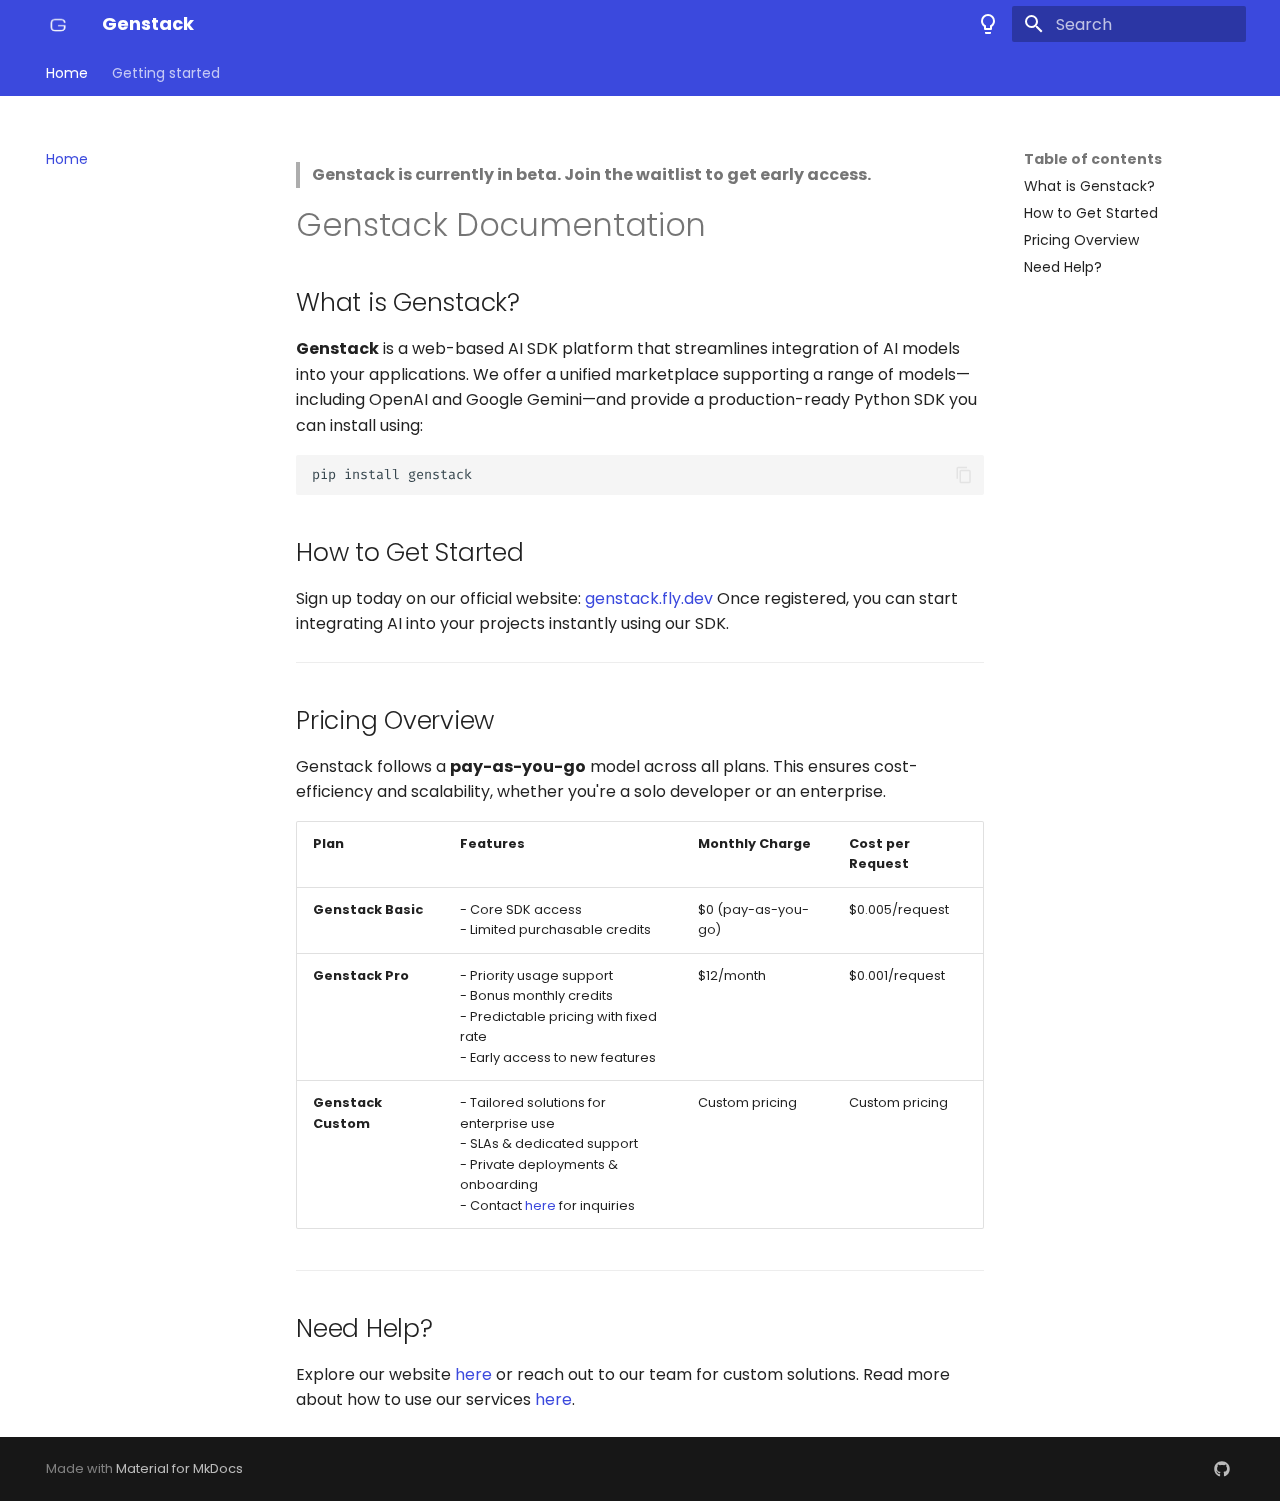
<file: index.html>
<!doctype html>
<html lang="en" class="no-js">
  <head>
    
      <meta charset="utf-8">
      <meta name="viewport" content="width=device-width,initial-scale=1">
      
      
      
      
      
        <link rel="next" href="getting-started/intro/">
      
      
      <link rel="icon" href="assets/logo.png">
      <meta name="generator" content="mkdocs-1.6.1, mkdocs-material-9.6.16">
    
    
      
        <title>Genstack</title>
      
    
    
      <link rel="stylesheet" href="assets/stylesheets/main.7e37652d.min.css">
      
        
        <link rel="stylesheet" href="assets/stylesheets/palette.06af60db.min.css">
      
      


    
    
      
    
    
      
        
        
        <link rel="preconnect" href="https://fonts.gstatic.com" crossorigin>
        <link rel="stylesheet" href="https://fonts.googleapis.com/css?family=Poppins:300,300i,400,400i,700,700i%7CFira+Code:400,400i,700,700i&display=fallback">
        <style>:root{--md-text-font:"Poppins";--md-code-font:"Fira Code"}</style>
      
    
    
      <link rel="stylesheet" href="stylesheets/extra.css">
    
    <script>__md_scope=new URL(".",location),__md_hash=e=>[...e].reduce(((e,_)=>(e<<5)-e+_.charCodeAt(0)),0),__md_get=(e,_=localStorage,t=__md_scope)=>JSON.parse(_.getItem(t.pathname+"."+e)),__md_set=(e,_,t=localStorage,a=__md_scope)=>{try{t.setItem(a.pathname+"."+e,JSON.stringify(_))}catch(e){}}</script>
    
      

    
    
    
  </head>
  
  
    
    
      
    
    
    
    
    <body dir="ltr" data-md-color-scheme="default" data-md-color-primary="custom" data-md-color-accent="custom">
  
    
    <input class="md-toggle" data-md-toggle="drawer" type="checkbox" id="__drawer" autocomplete="off">
    <input class="md-toggle" data-md-toggle="search" type="checkbox" id="__search" autocomplete="off">
    <label class="md-overlay" for="__drawer"></label>
    <div data-md-component="skip">
      
        
        <a href="#genstack-documentation" class="md-skip">
          Skip to content
        </a>
      
    </div>
    <div data-md-component="announce">
      
    </div>
    
    
      

<header class="md-header" data-md-component="header">
  <nav class="md-header__inner md-grid" aria-label="Header">
    <a href="." title="Genstack" class="md-header__button md-logo" aria-label="Genstack" data-md-component="logo">
      
  <img src="assets/logo.png" alt="logo">

    </a>
    <label class="md-header__button md-icon" for="__drawer">
      
      <svg xmlns="http://www.w3.org/2000/svg" viewBox="0 0 24 24"><path d="M3 6h18v2H3zm0 5h18v2H3zm0 5h18v2H3z"/></svg>
    </label>
    <div class="md-header__title" data-md-component="header-title">
      <div class="md-header__ellipsis">
        <div class="md-header__topic">
          <span class="md-ellipsis">
            Genstack
          </span>
        </div>
        <div class="md-header__topic" data-md-component="header-topic">
          <span class="md-ellipsis">
            
              Home
            
          </span>
        </div>
      </div>
    </div>
    
      
        <form class="md-header__option" data-md-component="palette">
  
    
    
    
    <input class="md-option" data-md-color-media="" data-md-color-scheme="default" data-md-color-primary="custom" data-md-color-accent="custom"  aria-label="Switch to dark mode"  type="radio" name="__palette" id="__palette_0">
    
      <label class="md-header__button md-icon" title="Switch to dark mode" for="__palette_1" hidden>
        <svg xmlns="http://www.w3.org/2000/svg" viewBox="0 0 24 24"><path d="M12 2a7 7 0 0 1 7 7c0 2.38-1.19 4.47-3 5.74V17a1 1 0 0 1-1 1H9a1 1 0 0 1-1-1v-2.26C6.19 13.47 5 11.38 5 9a7 7 0 0 1 7-7M9 21v-1h6v1a1 1 0 0 1-1 1h-4a1 1 0 0 1-1-1m3-17a5 5 0 0 0-5 5c0 2.05 1.23 3.81 3 4.58V16h4v-2.42c1.77-.77 3-2.53 3-4.58a5 5 0 0 0-5-5"/></svg>
      </label>
    
  
    
    
    
    <input class="md-option" data-md-color-media="" data-md-color-scheme="slate" data-md-color-primary="custom" data-md-color-accent="custom"  aria-label="Switch to light mode"  type="radio" name="__palette" id="__palette_1">
    
      <label class="md-header__button md-icon" title="Switch to light mode" for="__palette_0" hidden>
        <svg xmlns="http://www.w3.org/2000/svg" viewBox="0 0 24 24"><path d="M12 2a7 7 0 0 0-7 7c0 2.38 1.19 4.47 3 5.74V17a1 1 0 0 0 1 1h6a1 1 0 0 0 1-1v-2.26c1.81-1.27 3-3.36 3-5.74a7 7 0 0 0-7-7M9 21a1 1 0 0 0 1 1h4a1 1 0 0 0 1-1v-1H9z"/></svg>
      </label>
    
  
</form>
      
    
    
      <script>var palette=__md_get("__palette");if(palette&&palette.color){if("(prefers-color-scheme)"===palette.color.media){var media=matchMedia("(prefers-color-scheme: light)"),input=document.querySelector(media.matches?"[data-md-color-media='(prefers-color-scheme: light)']":"[data-md-color-media='(prefers-color-scheme: dark)']");palette.color.media=input.getAttribute("data-md-color-media"),palette.color.scheme=input.getAttribute("data-md-color-scheme"),palette.color.primary=input.getAttribute("data-md-color-primary"),palette.color.accent=input.getAttribute("data-md-color-accent")}for(var[key,value]of Object.entries(palette.color))document.body.setAttribute("data-md-color-"+key,value)}</script>
    
    
    
      
      
        <label class="md-header__button md-icon" for="__search">
          
          <svg xmlns="http://www.w3.org/2000/svg" viewBox="0 0 24 24"><path d="M9.5 3A6.5 6.5 0 0 1 16 9.5c0 1.61-.59 3.09-1.56 4.23l.27.27h.79l5 5-1.5 1.5-5-5v-.79l-.27-.27A6.52 6.52 0 0 1 9.5 16 6.5 6.5 0 0 1 3 9.5 6.5 6.5 0 0 1 9.5 3m0 2C7 5 5 7 5 9.5S7 14 9.5 14 14 12 14 9.5 12 5 9.5 5"/></svg>
        </label>
        <div class="md-search" data-md-component="search" role="dialog">
  <label class="md-search__overlay" for="__search"></label>
  <div class="md-search__inner" role="search">
    <form class="md-search__form" name="search">
      <input type="text" class="md-search__input" name="query" aria-label="Search" placeholder="Search" autocapitalize="off" autocorrect="off" autocomplete="off" spellcheck="false" data-md-component="search-query" required>
      <label class="md-search__icon md-icon" for="__search">
        
        <svg xmlns="http://www.w3.org/2000/svg" viewBox="0 0 24 24"><path d="M9.5 3A6.5 6.5 0 0 1 16 9.5c0 1.61-.59 3.09-1.56 4.23l.27.27h.79l5 5-1.5 1.5-5-5v-.79l-.27-.27A6.52 6.52 0 0 1 9.5 16 6.5 6.5 0 0 1 3 9.5 6.5 6.5 0 0 1 9.5 3m0 2C7 5 5 7 5 9.5S7 14 9.5 14 14 12 14 9.5 12 5 9.5 5"/></svg>
        
        <svg xmlns="http://www.w3.org/2000/svg" viewBox="0 0 24 24"><path d="M20 11v2H8l5.5 5.5-1.42 1.42L4.16 12l7.92-7.92L13.5 5.5 8 11z"/></svg>
      </label>
      <nav class="md-search__options" aria-label="Search">
        
        <button type="reset" class="md-search__icon md-icon" title="Clear" aria-label="Clear" tabindex="-1">
          
          <svg xmlns="http://www.w3.org/2000/svg" viewBox="0 0 24 24"><path d="M19 6.41 17.59 5 12 10.59 6.41 5 5 6.41 10.59 12 5 17.59 6.41 19 12 13.41 17.59 19 19 17.59 13.41 12z"/></svg>
        </button>
      </nav>
      
        <div class="md-search__suggest" data-md-component="search-suggest"></div>
      
    </form>
    <div class="md-search__output">
      <div class="md-search__scrollwrap" tabindex="0" data-md-scrollfix>
        <div class="md-search-result" data-md-component="search-result">
          <div class="md-search-result__meta">
            Initializing search
          </div>
          <ol class="md-search-result__list" role="presentation"></ol>
        </div>
      </div>
    </div>
  </div>
</div>
      
    
    
  </nav>
  
</header>
    
    <div class="md-container" data-md-component="container">
      
      
        
          
            
<nav class="md-tabs" aria-label="Tabs" data-md-component="tabs">
  <div class="md-grid">
    <ul class="md-tabs__list">
      
        
  
  
  
    
  
  
    <li class="md-tabs__item md-tabs__item--active">
      <a href="." class="md-tabs__link">
        
  
  
    
  
  Home

      </a>
    </li>
  

      
        
  
  
  
  
    
    
      <li class="md-tabs__item">
        <a href="getting-started/intro/" class="md-tabs__link">
          
  
  
  Getting started

        </a>
      </li>
    
  

      
    </ul>
  </div>
</nav>
          
        
      
      <main class="md-main" data-md-component="main">
        <div class="md-main__inner md-grid">
          
            
              
              <div class="md-sidebar md-sidebar--primary" data-md-component="sidebar" data-md-type="navigation" >
                <div class="md-sidebar__scrollwrap">
                  <div class="md-sidebar__inner">
                    


  


<nav class="md-nav md-nav--primary md-nav--lifted" aria-label="Navigation" data-md-level="0">
  <label class="md-nav__title" for="__drawer">
    <a href="." title="Genstack" class="md-nav__button md-logo" aria-label="Genstack" data-md-component="logo">
      
  <img src="assets/logo.png" alt="logo">

    </a>
    Genstack
  </label>
  
  <ul class="md-nav__list" data-md-scrollfix>
    
      
      
  
  
    
  
  
  
    <li class="md-nav__item md-nav__item--active">
      
      <input class="md-nav__toggle md-toggle" type="checkbox" id="__toc">
      
      
        
      
      
        <label class="md-nav__link md-nav__link--active" for="__toc">
          
  
  
  <span class="md-ellipsis">
    Home
    
  </span>
  

          <span class="md-nav__icon md-icon"></span>
        </label>
      
      <a href="." class="md-nav__link md-nav__link--active">
        
  
  
  <span class="md-ellipsis">
    Home
    
  </span>
  

      </a>
      
        

<nav class="md-nav md-nav--secondary" aria-label="Table of contents">
  
  
  
    
  
  
    <label class="md-nav__title" for="__toc">
      <span class="md-nav__icon md-icon"></span>
      Table of contents
    </label>
    <ul class="md-nav__list" data-md-component="toc" data-md-scrollfix>
      
        <li class="md-nav__item">
  <a href="#what-is-genstack" class="md-nav__link">
    <span class="md-ellipsis">
      What is Genstack?
    </span>
  </a>
  
</li>
      
        <li class="md-nav__item">
  <a href="#how-to-get-started" class="md-nav__link">
    <span class="md-ellipsis">
      How to Get Started
    </span>
  </a>
  
</li>
      
        <li class="md-nav__item">
  <a href="#pricing-overview" class="md-nav__link">
    <span class="md-ellipsis">
      Pricing Overview
    </span>
  </a>
  
</li>
      
        <li class="md-nav__item">
  <a href="#need-help" class="md-nav__link">
    <span class="md-ellipsis">
      Need Help?
    </span>
  </a>
  
</li>
      
    </ul>
  
</nav>
      
    </li>
  

    
      
      
  
  
  
  
    
    
    
    
      
      
    
    
    <li class="md-nav__item md-nav__item--nested">
      
        
        
        <input class="md-nav__toggle md-toggle " type="checkbox" id="__nav_2" >
        
          
          <label class="md-nav__link" for="__nav_2" id="__nav_2_label" tabindex="0">
            
  
  
  <span class="md-ellipsis">
    Getting started
    
  </span>
  

            <span class="md-nav__icon md-icon"></span>
          </label>
        
        <nav class="md-nav" data-md-level="1" aria-labelledby="__nav_2_label" aria-expanded="false">
          <label class="md-nav__title" for="__nav_2">
            <span class="md-nav__icon md-icon"></span>
            Getting started
          </label>
          <ul class="md-nav__list" data-md-scrollfix>
            
              
                
  
  
  
  
    <li class="md-nav__item">
      <a href="getting-started/intro/" class="md-nav__link">
        
  
  
  <span class="md-ellipsis">
    Introduction
    
  </span>
  

      </a>
    </li>
  

              
            
              
                
  
  
  
  
    <li class="md-nav__item">
      <a href="getting-started/setup/" class="md-nav__link">
        
  
  
  <span class="md-ellipsis">
    Setup Genstack
    
  </span>
  

      </a>
    </li>
  

              
            
              
                
  
  
  
  
    
    
    
    
      
      
    
    
    <li class="md-nav__item md-nav__item--nested">
      
        
        
        <input class="md-nav__toggle md-toggle " type="checkbox" id="__nav_2_3" >
        
          
          <label class="md-nav__link" for="__nav_2_3" id="__nav_2_3_label" tabindex="0">
            
  
  
  <span class="md-ellipsis">
    Marketplace
    
  </span>
  

            <span class="md-nav__icon md-icon"></span>
          </label>
        
        <nav class="md-nav" data-md-level="2" aria-labelledby="__nav_2_3_label" aria-expanded="false">
          <label class="md-nav__title" for="__nav_2_3">
            <span class="md-nav__icon md-icon"></span>
            Marketplace
          </label>
          <ul class="md-nav__list" data-md-scrollfix>
            
              
                
  
  
  
  
    <li class="md-nav__item">
      <a href="getting-started/Marketplace/anthropic/" class="md-nav__link">
        
  
  
  <span class="md-ellipsis">
    Anthropic
    
  </span>
  

      </a>
    </li>
  

              
            
              
                
  
  
  
  
    <li class="md-nav__item">
      <a href="getting-started/Marketplace/google/" class="md-nav__link">
        
  
  
  <span class="md-ellipsis">
    Google
    
  </span>
  

      </a>
    </li>
  

              
            
              
                
  
  
  
  
    <li class="md-nav__item">
      <a href="getting-started/Marketplace/intro/" class="md-nav__link">
        
  
  
  <span class="md-ellipsis">
    Introduction
    
  </span>
  

      </a>
    </li>
  

              
            
              
                
  
  
  
  
    <li class="md-nav__item">
      <a href="getting-started/Marketplace/openai/" class="md-nav__link">
        
  
  
  <span class="md-ellipsis">
    OpenAI
    
  </span>
  

      </a>
    </li>
  

              
            
          </ul>
        </nav>
      
    </li>
  

              
            
              
                
  
  
  
  
    
    
    
    
      
      
    
    
    <li class="md-nav__item md-nav__item--nested">
      
        
        
        <input class="md-nav__toggle md-toggle " type="checkbox" id="__nav_2_4" >
        
          
          <label class="md-nav__link" for="__nav_2_4" id="__nav_2_4_label" tabindex="0">
            
  
  
  <span class="md-ellipsis">
    Tracks
    
  </span>
  

            <span class="md-nav__icon md-icon"></span>
          </label>
        
        <nav class="md-nav" data-md-level="2" aria-labelledby="__nav_2_4_label" aria-expanded="false">
          <label class="md-nav__title" for="__nav_2_4">
            <span class="md-nav__icon md-icon"></span>
            Tracks
          </label>
          <ul class="md-nav__list" data-md-scrollfix>
            
              
                
  
  
  
  
    <li class="md-nav__item">
      <a href="getting-started/Tracks/intro/" class="md-nav__link">
        
  
  
  <span class="md-ellipsis">
    Introduction
    
  </span>
  

      </a>
    </li>
  

              
            
          </ul>
        </nav>
      
    </li>
  

              
            
              
                
  
  
  
  
    
    
    
    
      
      
    
    
    <li class="md-nav__item md-nav__item--nested">
      
        
        
        <input class="md-nav__toggle md-toggle " type="checkbox" id="__nav_2_5" >
        
          
          <label class="md-nav__link" for="__nav_2_5" id="__nav_2_5_label" tabindex="0">
            
  
  
  <span class="md-ellipsis">
    Python sdk
    
  </span>
  

            <span class="md-nav__icon md-icon"></span>
          </label>
        
        <nav class="md-nav" data-md-level="2" aria-labelledby="__nav_2_5_label" aria-expanded="false">
          <label class="md-nav__title" for="__nav_2_5">
            <span class="md-nav__icon md-icon"></span>
            Python sdk
          </label>
          <ul class="md-nav__list" data-md-scrollfix>
            
              
                
  
  
  
  
    <li class="md-nav__item">
      <a href="getting-started/python-sdk/guide/" class="md-nav__link">
        
  
  
  <span class="md-ellipsis">
    Genstack Python SDK
    
  </span>
  

      </a>
    </li>
  

              
            
              
                
  
  
  
  
    <li class="md-nav__item">
      <a href="getting-started/python-sdk/methods/" class="md-nav__link">
        
  
  
  <span class="md-ellipsis">
    Genstack Python SDK — Method Guide
    
  </span>
  

      </a>
    </li>
  

              
            
          </ul>
        </nav>
      
    </li>
  

              
            
          </ul>
        </nav>
      
    </li>
  

    
  </ul>
</nav>
                  </div>
                </div>
              </div>
            
            
              
              <div class="md-sidebar md-sidebar--secondary" data-md-component="sidebar" data-md-type="toc" >
                <div class="md-sidebar__scrollwrap">
                  <div class="md-sidebar__inner">
                    

<nav class="md-nav md-nav--secondary" aria-label="Table of contents">
  
  
  
    
  
  
    <label class="md-nav__title" for="__toc">
      <span class="md-nav__icon md-icon"></span>
      Table of contents
    </label>
    <ul class="md-nav__list" data-md-component="toc" data-md-scrollfix>
      
        <li class="md-nav__item">
  <a href="#what-is-genstack" class="md-nav__link">
    <span class="md-ellipsis">
      What is Genstack?
    </span>
  </a>
  
</li>
      
        <li class="md-nav__item">
  <a href="#how-to-get-started" class="md-nav__link">
    <span class="md-ellipsis">
      How to Get Started
    </span>
  </a>
  
</li>
      
        <li class="md-nav__item">
  <a href="#pricing-overview" class="md-nav__link">
    <span class="md-ellipsis">
      Pricing Overview
    </span>
  </a>
  
</li>
      
        <li class="md-nav__item">
  <a href="#need-help" class="md-nav__link">
    <span class="md-ellipsis">
      Need Help?
    </span>
  </a>
  
</li>
      
    </ul>
  
</nav>
                  </div>
                </div>
              </div>
            
          
          
            <div class="md-content" data-md-component="content">
              <article class="md-content__inner md-typeset">
                
                  



<blockquote>
<p><strong>Genstack is currently in beta. Join the waitlist to get early access.</strong></p>
</blockquote>
<h1 id="genstack-documentation">Genstack Documentation</h1>
<h2 id="what-is-genstack">What is Genstack?</h2>
<p><strong>Genstack</strong> is a web-based AI SDK platform that streamlines integration of AI models into your applications.
We offer a unified marketplace supporting a range of models—including OpenAI and Google Gemini—and provide a production-ready Python SDK you can install using:</p>
<pre><code class="language-bash">pip install genstack
</code></pre>
<h2 id="how-to-get-started">How to Get Started</h2>
<p>Sign up today on our official website: <a href="https://genstack.fly.dev">genstack.fly.dev</a>
Once registered, you can start integrating AI into your projects instantly using our SDK.</p>
<hr />
<h2 id="pricing-overview">Pricing Overview</h2>
<p>Genstack follows a <strong>pay-as-you-go</strong> model across all plans. This ensures cost-efficiency and scalability, whether you're a solo developer or an enterprise.</p>
<table>
<thead>
<tr>
<th>Plan</th>
<th>Features</th>
<th>Monthly Charge</th>
<th>Cost per Request</th>
</tr>
</thead>
<tbody>
<tr>
<td><strong>Genstack Basic</strong></td>
<td>- Core SDK access<br>- Limited purchasable credits</td>
<td>$0 (pay-as-you-go)</td>
<td>$0.005/request</td>
</tr>
<tr>
<td><strong>Genstack Pro</strong></td>
<td>- Priority usage support<br>- Bonus monthly credits<br>- Predictable pricing with fixed rate<br>- Early access to new features</td>
<td>$12/month</td>
<td>$0.001/request</td>
</tr>
<tr>
<td><strong>Genstack Custom</strong></td>
<td>- Tailored solutions for enterprise use<br>- SLAs &amp; dedicated support<br>- Private deployments &amp; onboarding<br>- Contact <a href="https://genstack.fly.dev">here</a> for inquiries</td>
<td>Custom pricing</td>
<td>Custom pricing</td>
</tr>
</tbody>
</table>
<hr />
<h2 id="need-help">Need Help?</h2>
<p>Explore our website <a href="https://genstack.fly.dev">here</a> or reach out to our team for custom solutions.
Read more about how to use our services <a href="/getting-started/intro">here</a>.</p>












                
              </article>
            </div>
          
          
<script>var target=document.getElementById(location.hash.slice(1));target&&target.name&&(target.checked=target.name.startsWith("__tabbed_"))</script>
        </div>
        
      </main>
      
        <footer class="md-footer">
  
  <div class="md-footer-meta md-typeset">
    <div class="md-footer-meta__inner md-grid">
      <div class="md-copyright">
  
  
    Made with
    <a href="https://squidfunk.github.io/mkdocs-material/" target="_blank" rel="noopener">
      Material for MkDocs
    </a>
  
</div>
      
        <div class="md-social">
  
    
    
    
    
      
      
    
    <a href="https://github.com/myusername/myapp" target="_blank" rel="noopener" title="github.com" class="md-social__link">
      <svg xmlns="http://www.w3.org/2000/svg" viewBox="0 0 512 512"><!--! Font Awesome Free 7.0.0 by @fontawesome - https://fontawesome.com License - https://fontawesome.com/license/free (Icons: CC BY 4.0, Fonts: SIL OFL 1.1, Code: MIT License) Copyright 2025 Fonticons, Inc.--><path fill="currentColor" d="M173.9 397.4c0 2-2.3 3.6-5.2 3.6-3.3.3-5.6-1.3-5.6-3.6 0-2 2.3-3.6 5.2-3.6 3-.3 5.6 1.3 5.6 3.6m-31.1-4.5c-.7 2 1.3 4.3 4.3 4.9 2.6 1 5.6 0 6.2-2s-1.3-4.3-4.3-5.2c-2.6-.7-5.5.3-6.2 2.3m44.2-1.7c-2.9.7-4.9 2.6-4.6 4.9.3 2 2.9 3.3 5.9 2.6 2.9-.7 4.9-2.6 4.6-4.6-.3-1.9-3-3.2-5.9-2.9M252.8 8C114.1 8 8 113.3 8 252c0 110.9 69.8 205.8 169.5 239.2 12.8 2.3 17.3-5.6 17.3-12.1 0-6.2-.3-40.4-.3-61.4 0 0-70 15-84.7-29.8 0 0-11.4-29.1-27.8-36.6 0 0-22.9-15.7 1.6-15.4 0 0 24.9 2 38.6 25.8 21.9 38.6 58.6 27.5 72.9 20.9 2.3-16 8.8-27.1 16-33.7-55.9-6.2-112.3-14.3-112.3-110.5 0-27.5 7.6-41.3 23.6-58.9-2.6-6.5-11.1-33.3 2.6-67.9 20.9-6.5 69 27 69 27 20-5.6 41.5-8.5 62.8-8.5s42.8 2.9 62.8 8.5c0 0 48.1-33.6 69-27 13.7 34.7 5.2 61.4 2.6 67.9 16 17.7 25.8 31.5 25.8 58.9 0 96.5-58.9 104.2-114.8 110.5 9.2 7.9 17 22.9 17 46.4 0 33.7-.3 75.4-.3 83.6 0 6.5 4.6 14.4 17.3 12.1C436.2 457.8 504 362.9 504 252 504 113.3 391.5 8 252.8 8M105.2 352.9c-1.3 1-1 3.3.7 5.2 1.6 1.6 3.9 2.3 5.2 1 1.3-1 1-3.3-.7-5.2-1.6-1.6-3.9-2.3-5.2-1m-10.8-8.1c-.7 1.3.3 2.9 2.3 3.9 1.6 1 3.6.7 4.3-.7.7-1.3-.3-2.9-2.3-3.9-2-.6-3.6-.3-4.3.7m32.4 35.6c-1.6 1.3-1 4.3 1.3 6.2 2.3 2.3 5.2 2.6 6.5 1 1.3-1.3.7-4.3-1.3-6.2-2.2-2.3-5.2-2.6-6.5-1m-11.4-14.7c-1.6 1-1.6 3.6 0 5.9s4.3 3.3 5.6 2.3c1.6-1.3 1.6-3.9 0-6.2-1.4-2.3-4-3.3-5.6-2"/></svg>
    </a>
  
</div>
      
    </div>
  </div>
</footer>
      
    </div>
    <div class="md-dialog" data-md-component="dialog">
      <div class="md-dialog__inner md-typeset"></div>
    </div>
    
    
    
      
      <script id="__config" type="application/json">{"base": ".", "features": ["navigation.instant", "navigation.tabs", "search.suggest", "search.highlight", "content.code.copy"], "search": "assets/javascripts/workers/search.d50fe291.min.js", "tags": null, "translations": {"clipboard.copied": "Copied to clipboard", "clipboard.copy": "Copy to clipboard", "search.result.more.one": "1 more on this page", "search.result.more.other": "# more on this page", "search.result.none": "No matching documents", "search.result.one": "1 matching document", "search.result.other": "# matching documents", "search.result.placeholder": "Type to start searching", "search.result.term.missing": "Missing", "select.version": "Select version"}, "version": null}</script>
    
    
      <script src="assets/javascripts/bundle.50899def.min.js"></script>
      
    
  </body>
</html>
</file>
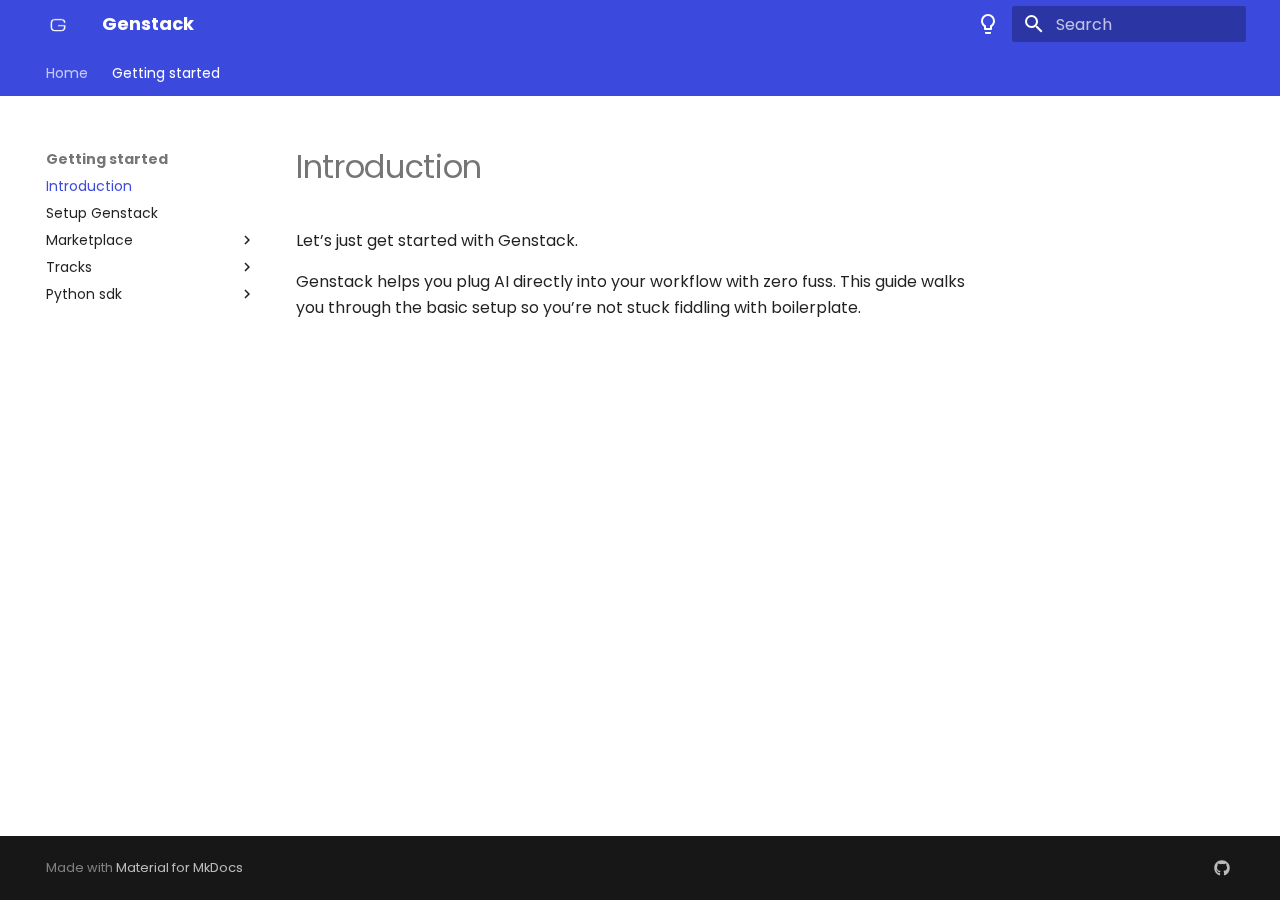
<file: getting-started/intro/index.html>
<!doctype html>
<html lang="en" class="no-js">
  <head>
    
      <meta charset="utf-8">
      <meta name="viewport" content="width=device-width,initial-scale=1">
      
      
      
      
        <link rel="prev" href="../..">
      
      
        <link rel="next" href="../setup/">
      
      
      <link rel="icon" href="../../assets/logo.png">
      <meta name="generator" content="mkdocs-1.6.1, mkdocs-material-9.6.16">
    
    
      
        <title>Introduction - Genstack</title>
      
    
    
      <link rel="stylesheet" href="../../assets/stylesheets/main.7e37652d.min.css">
      
        
        <link rel="stylesheet" href="../../assets/stylesheets/palette.06af60db.min.css">
      
      


    
    
      
    
    
      
        
        
        <link rel="preconnect" href="https://fonts.gstatic.com" crossorigin>
        <link rel="stylesheet" href="https://fonts.googleapis.com/css?family=Poppins:300,300i,400,400i,700,700i%7CFira+Code:400,400i,700,700i&display=fallback">
        <style>:root{--md-text-font:"Poppins";--md-code-font:"Fira Code"}</style>
      
    
    
      <link rel="stylesheet" href="../../stylesheets/extra.css">
    
    <script>__md_scope=new URL("../..",location),__md_hash=e=>[...e].reduce(((e,_)=>(e<<5)-e+_.charCodeAt(0)),0),__md_get=(e,_=localStorage,t=__md_scope)=>JSON.parse(_.getItem(t.pathname+"."+e)),__md_set=(e,_,t=localStorage,a=__md_scope)=>{try{t.setItem(a.pathname+"."+e,JSON.stringify(_))}catch(e){}}</script>
    
      

    
    
    
  </head>
  
  
    
    
      
    
    
    
    
    <body dir="ltr" data-md-color-scheme="default" data-md-color-primary="custom" data-md-color-accent="custom">
  
    
    <input class="md-toggle" data-md-toggle="drawer" type="checkbox" id="__drawer" autocomplete="off">
    <input class="md-toggle" data-md-toggle="search" type="checkbox" id="__search" autocomplete="off">
    <label class="md-overlay" for="__drawer"></label>
    <div data-md-component="skip">
      
        
        <a href="#introduction" class="md-skip">
          Skip to content
        </a>
      
    </div>
    <div data-md-component="announce">
      
    </div>
    
    
      

<header class="md-header" data-md-component="header">
  <nav class="md-header__inner md-grid" aria-label="Header">
    <a href="../.." title="Genstack" class="md-header__button md-logo" aria-label="Genstack" data-md-component="logo">
      
  <img src="../../assets/logo.png" alt="logo">

    </a>
    <label class="md-header__button md-icon" for="__drawer">
      
      <svg xmlns="http://www.w3.org/2000/svg" viewBox="0 0 24 24"><path d="M3 6h18v2H3zm0 5h18v2H3zm0 5h18v2H3z"/></svg>
    </label>
    <div class="md-header__title" data-md-component="header-title">
      <div class="md-header__ellipsis">
        <div class="md-header__topic">
          <span class="md-ellipsis">
            Genstack
          </span>
        </div>
        <div class="md-header__topic" data-md-component="header-topic">
          <span class="md-ellipsis">
            
              Introduction
            
          </span>
        </div>
      </div>
    </div>
    
      
        <form class="md-header__option" data-md-component="palette">
  
    
    
    
    <input class="md-option" data-md-color-media="" data-md-color-scheme="default" data-md-color-primary="custom" data-md-color-accent="custom"  aria-label="Switch to dark mode"  type="radio" name="__palette" id="__palette_0">
    
      <label class="md-header__button md-icon" title="Switch to dark mode" for="__palette_1" hidden>
        <svg xmlns="http://www.w3.org/2000/svg" viewBox="0 0 24 24"><path d="M12 2a7 7 0 0 1 7 7c0 2.38-1.19 4.47-3 5.74V17a1 1 0 0 1-1 1H9a1 1 0 0 1-1-1v-2.26C6.19 13.47 5 11.38 5 9a7 7 0 0 1 7-7M9 21v-1h6v1a1 1 0 0 1-1 1h-4a1 1 0 0 1-1-1m3-17a5 5 0 0 0-5 5c0 2.05 1.23 3.81 3 4.58V16h4v-2.42c1.77-.77 3-2.53 3-4.58a5 5 0 0 0-5-5"/></svg>
      </label>
    
  
    
    
    
    <input class="md-option" data-md-color-media="" data-md-color-scheme="slate" data-md-color-primary="custom" data-md-color-accent="custom"  aria-label="Switch to light mode"  type="radio" name="__palette" id="__palette_1">
    
      <label class="md-header__button md-icon" title="Switch to light mode" for="__palette_0" hidden>
        <svg xmlns="http://www.w3.org/2000/svg" viewBox="0 0 24 24"><path d="M12 2a7 7 0 0 0-7 7c0 2.38 1.19 4.47 3 5.74V17a1 1 0 0 0 1 1h6a1 1 0 0 0 1-1v-2.26c1.81-1.27 3-3.36 3-5.74a7 7 0 0 0-7-7M9 21a1 1 0 0 0 1 1h4a1 1 0 0 0 1-1v-1H9z"/></svg>
      </label>
    
  
</form>
      
    
    
      <script>var palette=__md_get("__palette");if(palette&&palette.color){if("(prefers-color-scheme)"===palette.color.media){var media=matchMedia("(prefers-color-scheme: light)"),input=document.querySelector(media.matches?"[data-md-color-media='(prefers-color-scheme: light)']":"[data-md-color-media='(prefers-color-scheme: dark)']");palette.color.media=input.getAttribute("data-md-color-media"),palette.color.scheme=input.getAttribute("data-md-color-scheme"),palette.color.primary=input.getAttribute("data-md-color-primary"),palette.color.accent=input.getAttribute("data-md-color-accent")}for(var[key,value]of Object.entries(palette.color))document.body.setAttribute("data-md-color-"+key,value)}</script>
    
    
    
      
      
        <label class="md-header__button md-icon" for="__search">
          
          <svg xmlns="http://www.w3.org/2000/svg" viewBox="0 0 24 24"><path d="M9.5 3A6.5 6.5 0 0 1 16 9.5c0 1.61-.59 3.09-1.56 4.23l.27.27h.79l5 5-1.5 1.5-5-5v-.79l-.27-.27A6.52 6.52 0 0 1 9.5 16 6.5 6.5 0 0 1 3 9.5 6.5 6.5 0 0 1 9.5 3m0 2C7 5 5 7 5 9.5S7 14 9.5 14 14 12 14 9.5 12 5 9.5 5"/></svg>
        </label>
        <div class="md-search" data-md-component="search" role="dialog">
  <label class="md-search__overlay" for="__search"></label>
  <div class="md-search__inner" role="search">
    <form class="md-search__form" name="search">
      <input type="text" class="md-search__input" name="query" aria-label="Search" placeholder="Search" autocapitalize="off" autocorrect="off" autocomplete="off" spellcheck="false" data-md-component="search-query" required>
      <label class="md-search__icon md-icon" for="__search">
        
        <svg xmlns="http://www.w3.org/2000/svg" viewBox="0 0 24 24"><path d="M9.5 3A6.5 6.5 0 0 1 16 9.5c0 1.61-.59 3.09-1.56 4.23l.27.27h.79l5 5-1.5 1.5-5-5v-.79l-.27-.27A6.52 6.52 0 0 1 9.5 16 6.5 6.5 0 0 1 3 9.5 6.5 6.5 0 0 1 9.5 3m0 2C7 5 5 7 5 9.5S7 14 9.5 14 14 12 14 9.5 12 5 9.5 5"/></svg>
        
        <svg xmlns="http://www.w3.org/2000/svg" viewBox="0 0 24 24"><path d="M20 11v2H8l5.5 5.5-1.42 1.42L4.16 12l7.92-7.92L13.5 5.5 8 11z"/></svg>
      </label>
      <nav class="md-search__options" aria-label="Search">
        
        <button type="reset" class="md-search__icon md-icon" title="Clear" aria-label="Clear" tabindex="-1">
          
          <svg xmlns="http://www.w3.org/2000/svg" viewBox="0 0 24 24"><path d="M19 6.41 17.59 5 12 10.59 6.41 5 5 6.41 10.59 12 5 17.59 6.41 19 12 13.41 17.59 19 19 17.59 13.41 12z"/></svg>
        </button>
      </nav>
      
        <div class="md-search__suggest" data-md-component="search-suggest"></div>
      
    </form>
    <div class="md-search__output">
      <div class="md-search__scrollwrap" tabindex="0" data-md-scrollfix>
        <div class="md-search-result" data-md-component="search-result">
          <div class="md-search-result__meta">
            Initializing search
          </div>
          <ol class="md-search-result__list" role="presentation"></ol>
        </div>
      </div>
    </div>
  </div>
</div>
      
    
    
  </nav>
  
</header>
    
    <div class="md-container" data-md-component="container">
      
      
        
          
            
<nav class="md-tabs" aria-label="Tabs" data-md-component="tabs">
  <div class="md-grid">
    <ul class="md-tabs__list">
      
        
  
  
  
  
    <li class="md-tabs__item">
      <a href="../.." class="md-tabs__link">
        
  
  
    
  
  Home

      </a>
    </li>
  

      
        
  
  
  
    
  
  
    
    
      <li class="md-tabs__item md-tabs__item--active">
        <a href="./" class="md-tabs__link">
          
  
  
  Getting started

        </a>
      </li>
    
  

      
    </ul>
  </div>
</nav>
          
        
      
      <main class="md-main" data-md-component="main">
        <div class="md-main__inner md-grid">
          
            
              
              <div class="md-sidebar md-sidebar--primary" data-md-component="sidebar" data-md-type="navigation" >
                <div class="md-sidebar__scrollwrap">
                  <div class="md-sidebar__inner">
                    


  


<nav class="md-nav md-nav--primary md-nav--lifted" aria-label="Navigation" data-md-level="0">
  <label class="md-nav__title" for="__drawer">
    <a href="../.." title="Genstack" class="md-nav__button md-logo" aria-label="Genstack" data-md-component="logo">
      
  <img src="../../assets/logo.png" alt="logo">

    </a>
    Genstack
  </label>
  
  <ul class="md-nav__list" data-md-scrollfix>
    
      
      
  
  
  
  
    <li class="md-nav__item">
      <a href="../.." class="md-nav__link">
        
  
  
  <span class="md-ellipsis">
    Home
    
  </span>
  

      </a>
    </li>
  

    
      
      
  
  
    
  
  
  
    
    
    
    
      
        
        
      
      
    
    
    <li class="md-nav__item md-nav__item--active md-nav__item--section md-nav__item--nested">
      
        
        
        <input class="md-nav__toggle md-toggle " type="checkbox" id="__nav_2" checked>
        
          
          <label class="md-nav__link" for="__nav_2" id="__nav_2_label" tabindex="">
            
  
  
  <span class="md-ellipsis">
    Getting started
    
  </span>
  

            <span class="md-nav__icon md-icon"></span>
          </label>
        
        <nav class="md-nav" data-md-level="1" aria-labelledby="__nav_2_label" aria-expanded="true">
          <label class="md-nav__title" for="__nav_2">
            <span class="md-nav__icon md-icon"></span>
            Getting started
          </label>
          <ul class="md-nav__list" data-md-scrollfix>
            
              
                
  
  
    
  
  
  
    <li class="md-nav__item md-nav__item--active">
      
      <input class="md-nav__toggle md-toggle" type="checkbox" id="__toc">
      
      
        
      
      
      <a href="./" class="md-nav__link md-nav__link--active">
        
  
  
  <span class="md-ellipsis">
    Introduction
    
  </span>
  

      </a>
      
    </li>
  

              
            
              
                
  
  
  
  
    <li class="md-nav__item">
      <a href="../setup/" class="md-nav__link">
        
  
  
  <span class="md-ellipsis">
    Setup Genstack
    
  </span>
  

      </a>
    </li>
  

              
            
              
                
  
  
  
  
    
    
    
    
      
      
    
    
    <li class="md-nav__item md-nav__item--nested">
      
        
        
        <input class="md-nav__toggle md-toggle " type="checkbox" id="__nav_2_3" >
        
          
          <label class="md-nav__link" for="__nav_2_3" id="__nav_2_3_label" tabindex="0">
            
  
  
  <span class="md-ellipsis">
    Marketplace
    
  </span>
  

            <span class="md-nav__icon md-icon"></span>
          </label>
        
        <nav class="md-nav" data-md-level="2" aria-labelledby="__nav_2_3_label" aria-expanded="false">
          <label class="md-nav__title" for="__nav_2_3">
            <span class="md-nav__icon md-icon"></span>
            Marketplace
          </label>
          <ul class="md-nav__list" data-md-scrollfix>
            
              
                
  
  
  
  
    <li class="md-nav__item">
      <a href="../Marketplace/anthropic/" class="md-nav__link">
        
  
  
  <span class="md-ellipsis">
    Anthropic
    
  </span>
  

      </a>
    </li>
  

              
            
              
                
  
  
  
  
    <li class="md-nav__item">
      <a href="../Marketplace/google/" class="md-nav__link">
        
  
  
  <span class="md-ellipsis">
    Google
    
  </span>
  

      </a>
    </li>
  

              
            
              
                
  
  
  
  
    <li class="md-nav__item">
      <a href="../Marketplace/intro/" class="md-nav__link">
        
  
  
  <span class="md-ellipsis">
    Introduction
    
  </span>
  

      </a>
    </li>
  

              
            
              
                
  
  
  
  
    <li class="md-nav__item">
      <a href="../Marketplace/openai/" class="md-nav__link">
        
  
  
  <span class="md-ellipsis">
    OpenAI
    
  </span>
  

      </a>
    </li>
  

              
            
          </ul>
        </nav>
      
    </li>
  

              
            
              
                
  
  
  
  
    
    
    
    
      
      
    
    
    <li class="md-nav__item md-nav__item--nested">
      
        
        
        <input class="md-nav__toggle md-toggle " type="checkbox" id="__nav_2_4" >
        
          
          <label class="md-nav__link" for="__nav_2_4" id="__nav_2_4_label" tabindex="0">
            
  
  
  <span class="md-ellipsis">
    Tracks
    
  </span>
  

            <span class="md-nav__icon md-icon"></span>
          </label>
        
        <nav class="md-nav" data-md-level="2" aria-labelledby="__nav_2_4_label" aria-expanded="false">
          <label class="md-nav__title" for="__nav_2_4">
            <span class="md-nav__icon md-icon"></span>
            Tracks
          </label>
          <ul class="md-nav__list" data-md-scrollfix>
            
              
                
  
  
  
  
    <li class="md-nav__item">
      <a href="../Tracks/intro/" class="md-nav__link">
        
  
  
  <span class="md-ellipsis">
    Introduction
    
  </span>
  

      </a>
    </li>
  

              
            
          </ul>
        </nav>
      
    </li>
  

              
            
              
                
  
  
  
  
    
    
    
    
      
      
    
    
    <li class="md-nav__item md-nav__item--nested">
      
        
        
        <input class="md-nav__toggle md-toggle " type="checkbox" id="__nav_2_5" >
        
          
          <label class="md-nav__link" for="__nav_2_5" id="__nav_2_5_label" tabindex="0">
            
  
  
  <span class="md-ellipsis">
    Python sdk
    
  </span>
  

            <span class="md-nav__icon md-icon"></span>
          </label>
        
        <nav class="md-nav" data-md-level="2" aria-labelledby="__nav_2_5_label" aria-expanded="false">
          <label class="md-nav__title" for="__nav_2_5">
            <span class="md-nav__icon md-icon"></span>
            Python sdk
          </label>
          <ul class="md-nav__list" data-md-scrollfix>
            
              
                
  
  
  
  
    <li class="md-nav__item">
      <a href="../python-sdk/guide/" class="md-nav__link">
        
  
  
  <span class="md-ellipsis">
    Genstack Python SDK
    
  </span>
  

      </a>
    </li>
  

              
            
              
                
  
  
  
  
    <li class="md-nav__item">
      <a href="../python-sdk/methods/" class="md-nav__link">
        
  
  
  <span class="md-ellipsis">
    Genstack Python SDK — Method Guide
    
  </span>
  

      </a>
    </li>
  

              
            
          </ul>
        </nav>
      
    </li>
  

              
            
          </ul>
        </nav>
      
    </li>
  

    
  </ul>
</nav>
                  </div>
                </div>
              </div>
            
            
              
              <div class="md-sidebar md-sidebar--secondary" data-md-component="sidebar" data-md-type="toc" >
                <div class="md-sidebar__scrollwrap">
                  <div class="md-sidebar__inner">
                    

<nav class="md-nav md-nav--secondary" aria-label="Table of contents">
  
  
  
    
  
  
</nav>
                  </div>
                </div>
              </div>
            
          
          
            <div class="md-content" data-md-component="content">
              <article class="md-content__inner md-typeset">
                
                  



<h1 id="introduction"><strong>Introduction</strong></h1>
<p>Let’s just get started with Genstack.</p>
<p>Genstack helps you plug AI directly into your workflow with zero fuss. This guide walks you through the basic setup so you’re not stuck fiddling with boilerplate.</p>












                
              </article>
            </div>
          
          
<script>var target=document.getElementById(location.hash.slice(1));target&&target.name&&(target.checked=target.name.startsWith("__tabbed_"))</script>
        </div>
        
      </main>
      
        <footer class="md-footer">
  
  <div class="md-footer-meta md-typeset">
    <div class="md-footer-meta__inner md-grid">
      <div class="md-copyright">
  
  
    Made with
    <a href="https://squidfunk.github.io/mkdocs-material/" target="_blank" rel="noopener">
      Material for MkDocs
    </a>
  
</div>
      
        <div class="md-social">
  
    
    
    
    
      
      
    
    <a href="https://github.com/myusername/myapp" target="_blank" rel="noopener" title="github.com" class="md-social__link">
      <svg xmlns="http://www.w3.org/2000/svg" viewBox="0 0 512 512"><!--! Font Awesome Free 7.0.0 by @fontawesome - https://fontawesome.com License - https://fontawesome.com/license/free (Icons: CC BY 4.0, Fonts: SIL OFL 1.1, Code: MIT License) Copyright 2025 Fonticons, Inc.--><path fill="currentColor" d="M173.9 397.4c0 2-2.3 3.6-5.2 3.6-3.3.3-5.6-1.3-5.6-3.6 0-2 2.3-3.6 5.2-3.6 3-.3 5.6 1.3 5.6 3.6m-31.1-4.5c-.7 2 1.3 4.3 4.3 4.9 2.6 1 5.6 0 6.2-2s-1.3-4.3-4.3-5.2c-2.6-.7-5.5.3-6.2 2.3m44.2-1.7c-2.9.7-4.9 2.6-4.6 4.9.3 2 2.9 3.3 5.9 2.6 2.9-.7 4.9-2.6 4.6-4.6-.3-1.9-3-3.2-5.9-2.9M252.8 8C114.1 8 8 113.3 8 252c0 110.9 69.8 205.8 169.5 239.2 12.8 2.3 17.3-5.6 17.3-12.1 0-6.2-.3-40.4-.3-61.4 0 0-70 15-84.7-29.8 0 0-11.4-29.1-27.8-36.6 0 0-22.9-15.7 1.6-15.4 0 0 24.9 2 38.6 25.8 21.9 38.6 58.6 27.5 72.9 20.9 2.3-16 8.8-27.1 16-33.7-55.9-6.2-112.3-14.3-112.3-110.5 0-27.5 7.6-41.3 23.6-58.9-2.6-6.5-11.1-33.3 2.6-67.9 20.9-6.5 69 27 69 27 20-5.6 41.5-8.5 62.8-8.5s42.8 2.9 62.8 8.5c0 0 48.1-33.6 69-27 13.7 34.7 5.2 61.4 2.6 67.9 16 17.7 25.8 31.5 25.8 58.9 0 96.5-58.9 104.2-114.8 110.5 9.2 7.9 17 22.9 17 46.4 0 33.7-.3 75.4-.3 83.6 0 6.5 4.6 14.4 17.3 12.1C436.2 457.8 504 362.9 504 252 504 113.3 391.5 8 252.8 8M105.2 352.9c-1.3 1-1 3.3.7 5.2 1.6 1.6 3.9 2.3 5.2 1 1.3-1 1-3.3-.7-5.2-1.6-1.6-3.9-2.3-5.2-1m-10.8-8.1c-.7 1.3.3 2.9 2.3 3.9 1.6 1 3.6.7 4.3-.7.7-1.3-.3-2.9-2.3-3.9-2-.6-3.6-.3-4.3.7m32.4 35.6c-1.6 1.3-1 4.3 1.3 6.2 2.3 2.3 5.2 2.6 6.5 1 1.3-1.3.7-4.3-1.3-6.2-2.2-2.3-5.2-2.6-6.5-1m-11.4-14.7c-1.6 1-1.6 3.6 0 5.9s4.3 3.3 5.6 2.3c1.6-1.3 1.6-3.9 0-6.2-1.4-2.3-4-3.3-5.6-2"/></svg>
    </a>
  
</div>
      
    </div>
  </div>
</footer>
      
    </div>
    <div class="md-dialog" data-md-component="dialog">
      <div class="md-dialog__inner md-typeset"></div>
    </div>
    
    
    
      
      <script id="__config" type="application/json">{"base": "../..", "features": ["navigation.instant", "navigation.tabs", "search.suggest", "search.highlight", "content.code.copy"], "search": "../../assets/javascripts/workers/search.d50fe291.min.js", "tags": null, "translations": {"clipboard.copied": "Copied to clipboard", "clipboard.copy": "Copy to clipboard", "search.result.more.one": "1 more on this page", "search.result.more.other": "# more on this page", "search.result.none": "No matching documents", "search.result.one": "1 matching document", "search.result.other": "# matching documents", "search.result.placeholder": "Type to start searching", "search.result.term.missing": "Missing", "select.version": "Select version"}, "version": null}</script>
    
    
      <script src="../../assets/javascripts/bundle.50899def.min.js"></script>
      
    
  </body>
</html>
</file>
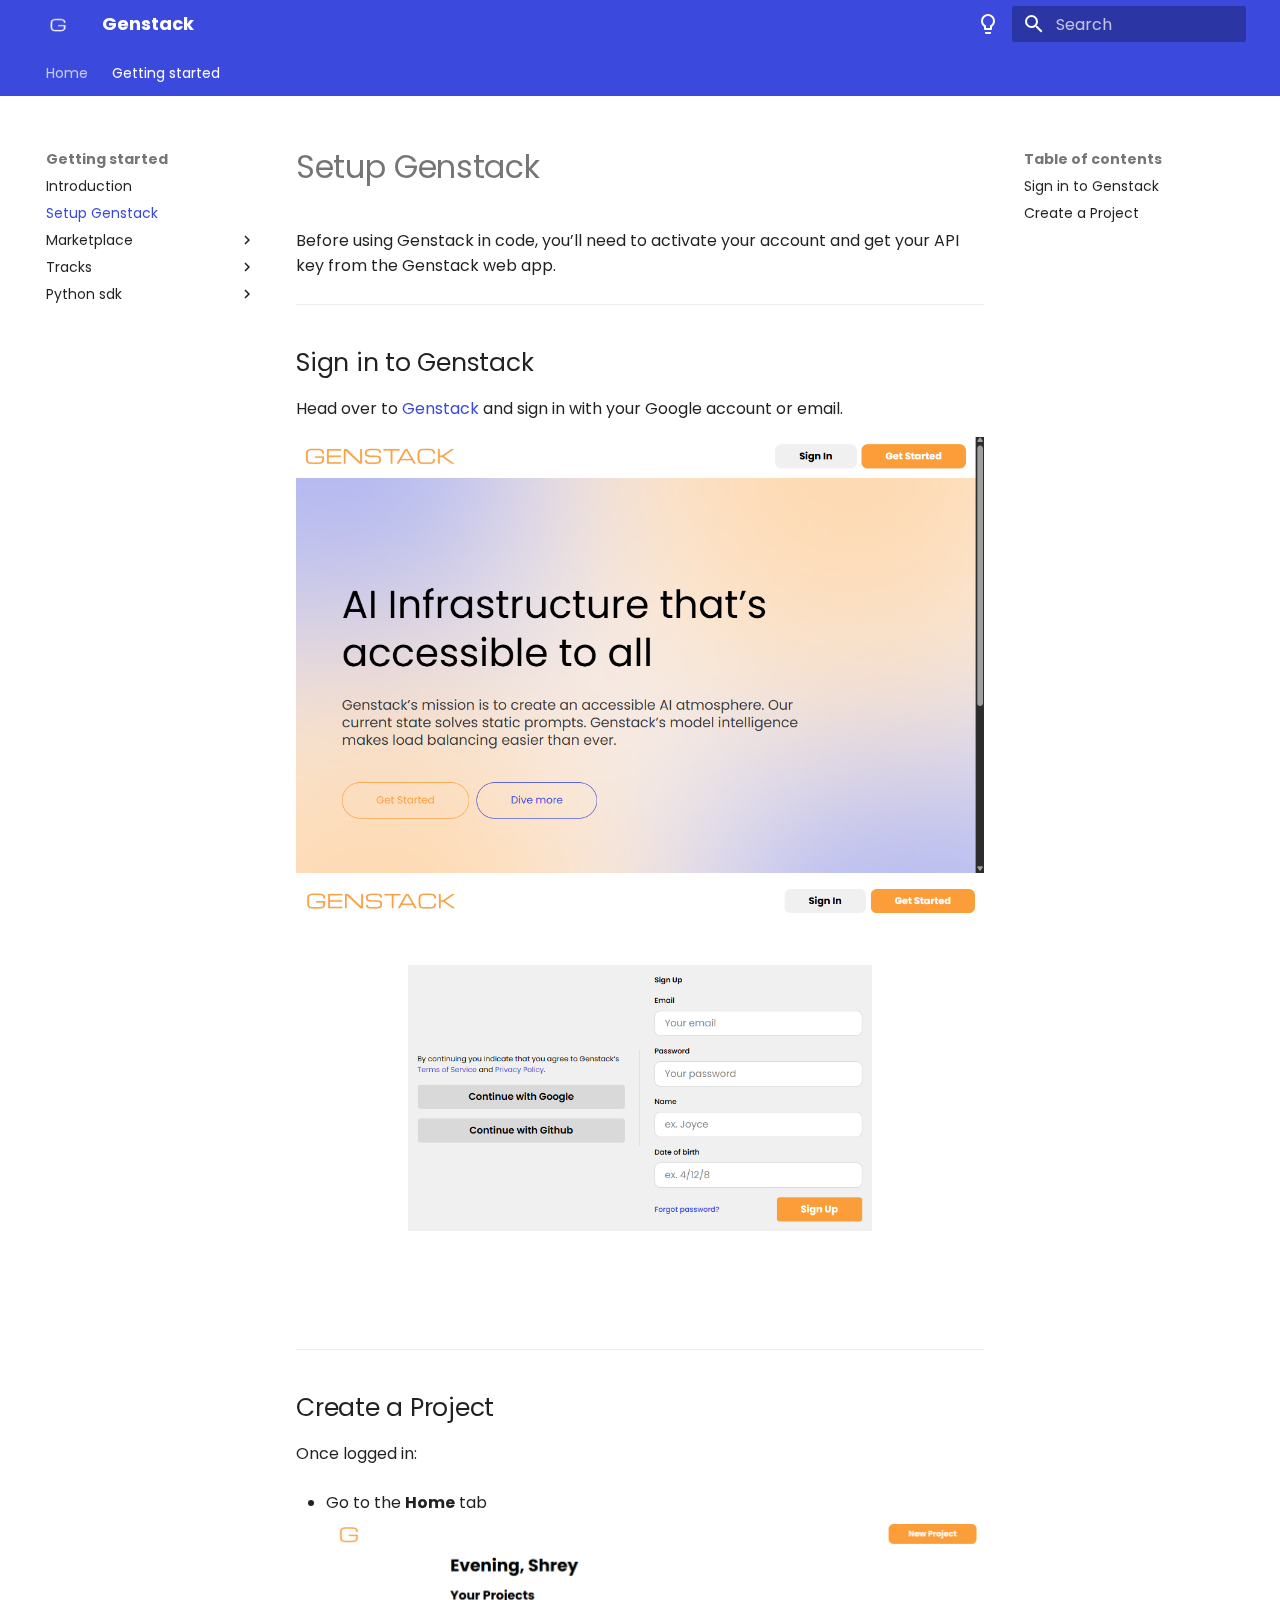
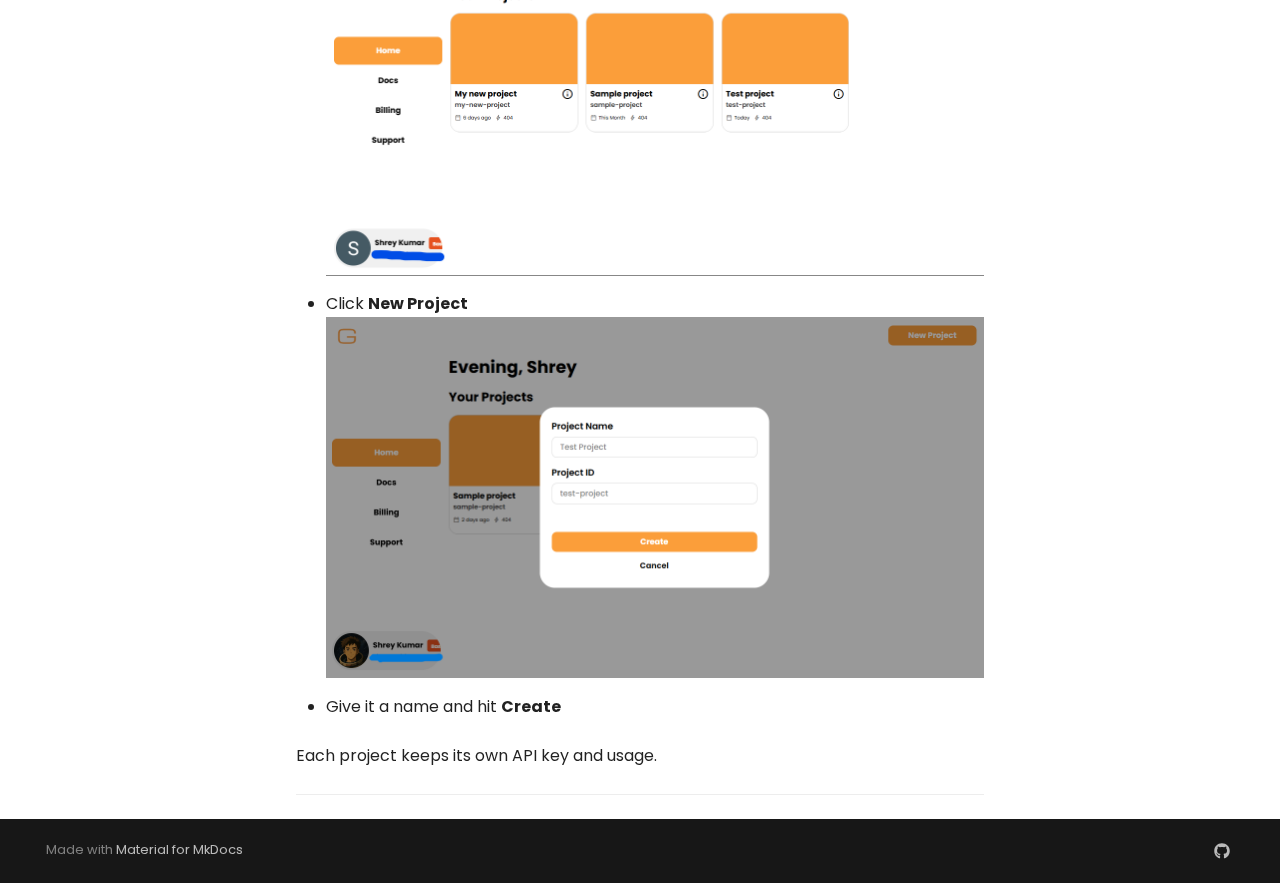
<file: getting-started/setup/index.html>
<!doctype html>
<html lang="en" class="no-js">
  <head>
    
      <meta charset="utf-8">
      <meta name="viewport" content="width=device-width,initial-scale=1">
      
      
      
      
        <link rel="prev" href="../intro/">
      
      
        <link rel="next" href="../Marketplace/anthropic/">
      
      
      <link rel="icon" href="../../assets/logo.png">
      <meta name="generator" content="mkdocs-1.6.1, mkdocs-material-9.6.16">
    
    
      
        <title>Setup Genstack - Genstack</title>
      
    
    
      <link rel="stylesheet" href="../../assets/stylesheets/main.7e37652d.min.css">
      
        
        <link rel="stylesheet" href="../../assets/stylesheets/palette.06af60db.min.css">
      
      


    
    
      
    
    
      
        
        
        <link rel="preconnect" href="https://fonts.gstatic.com" crossorigin>
        <link rel="stylesheet" href="https://fonts.googleapis.com/css?family=Poppins:300,300i,400,400i,700,700i%7CFira+Code:400,400i,700,700i&display=fallback">
        <style>:root{--md-text-font:"Poppins";--md-code-font:"Fira Code"}</style>
      
    
    
      <link rel="stylesheet" href="../../stylesheets/extra.css">
    
    <script>__md_scope=new URL("../..",location),__md_hash=e=>[...e].reduce(((e,_)=>(e<<5)-e+_.charCodeAt(0)),0),__md_get=(e,_=localStorage,t=__md_scope)=>JSON.parse(_.getItem(t.pathname+"."+e)),__md_set=(e,_,t=localStorage,a=__md_scope)=>{try{t.setItem(a.pathname+"."+e,JSON.stringify(_))}catch(e){}}</script>
    
      

    
    
    
  </head>
  
  
    
    
      
    
    
    
    
    <body dir="ltr" data-md-color-scheme="default" data-md-color-primary="custom" data-md-color-accent="custom">
  
    
    <input class="md-toggle" data-md-toggle="drawer" type="checkbox" id="__drawer" autocomplete="off">
    <input class="md-toggle" data-md-toggle="search" type="checkbox" id="__search" autocomplete="off">
    <label class="md-overlay" for="__drawer"></label>
    <div data-md-component="skip">
      
        
        <a href="#setup-genstack" class="md-skip">
          Skip to content
        </a>
      
    </div>
    <div data-md-component="announce">
      
    </div>
    
    
      

<header class="md-header" data-md-component="header">
  <nav class="md-header__inner md-grid" aria-label="Header">
    <a href="../.." title="Genstack" class="md-header__button md-logo" aria-label="Genstack" data-md-component="logo">
      
  <img src="../../assets/logo.png" alt="logo">

    </a>
    <label class="md-header__button md-icon" for="__drawer">
      
      <svg xmlns="http://www.w3.org/2000/svg" viewBox="0 0 24 24"><path d="M3 6h18v2H3zm0 5h18v2H3zm0 5h18v2H3z"/></svg>
    </label>
    <div class="md-header__title" data-md-component="header-title">
      <div class="md-header__ellipsis">
        <div class="md-header__topic">
          <span class="md-ellipsis">
            Genstack
          </span>
        </div>
        <div class="md-header__topic" data-md-component="header-topic">
          <span class="md-ellipsis">
            
              Setup Genstack
            
          </span>
        </div>
      </div>
    </div>
    
      
        <form class="md-header__option" data-md-component="palette">
  
    
    
    
    <input class="md-option" data-md-color-media="" data-md-color-scheme="default" data-md-color-primary="custom" data-md-color-accent="custom"  aria-label="Switch to dark mode"  type="radio" name="__palette" id="__palette_0">
    
      <label class="md-header__button md-icon" title="Switch to dark mode" for="__palette_1" hidden>
        <svg xmlns="http://www.w3.org/2000/svg" viewBox="0 0 24 24"><path d="M12 2a7 7 0 0 1 7 7c0 2.38-1.19 4.47-3 5.74V17a1 1 0 0 1-1 1H9a1 1 0 0 1-1-1v-2.26C6.19 13.47 5 11.38 5 9a7 7 0 0 1 7-7M9 21v-1h6v1a1 1 0 0 1-1 1h-4a1 1 0 0 1-1-1m3-17a5 5 0 0 0-5 5c0 2.05 1.23 3.81 3 4.58V16h4v-2.42c1.77-.77 3-2.53 3-4.58a5 5 0 0 0-5-5"/></svg>
      </label>
    
  
    
    
    
    <input class="md-option" data-md-color-media="" data-md-color-scheme="slate" data-md-color-primary="custom" data-md-color-accent="custom"  aria-label="Switch to light mode"  type="radio" name="__palette" id="__palette_1">
    
      <label class="md-header__button md-icon" title="Switch to light mode" for="__palette_0" hidden>
        <svg xmlns="http://www.w3.org/2000/svg" viewBox="0 0 24 24"><path d="M12 2a7 7 0 0 0-7 7c0 2.38 1.19 4.47 3 5.74V17a1 1 0 0 0 1 1h6a1 1 0 0 0 1-1v-2.26c1.81-1.27 3-3.36 3-5.74a7 7 0 0 0-7-7M9 21a1 1 0 0 0 1 1h4a1 1 0 0 0 1-1v-1H9z"/></svg>
      </label>
    
  
</form>
      
    
    
      <script>var palette=__md_get("__palette");if(palette&&palette.color){if("(prefers-color-scheme)"===palette.color.media){var media=matchMedia("(prefers-color-scheme: light)"),input=document.querySelector(media.matches?"[data-md-color-media='(prefers-color-scheme: light)']":"[data-md-color-media='(prefers-color-scheme: dark)']");palette.color.media=input.getAttribute("data-md-color-media"),palette.color.scheme=input.getAttribute("data-md-color-scheme"),palette.color.primary=input.getAttribute("data-md-color-primary"),palette.color.accent=input.getAttribute("data-md-color-accent")}for(var[key,value]of Object.entries(palette.color))document.body.setAttribute("data-md-color-"+key,value)}</script>
    
    
    
      
      
        <label class="md-header__button md-icon" for="__search">
          
          <svg xmlns="http://www.w3.org/2000/svg" viewBox="0 0 24 24"><path d="M9.5 3A6.5 6.5 0 0 1 16 9.5c0 1.61-.59 3.09-1.56 4.23l.27.27h.79l5 5-1.5 1.5-5-5v-.79l-.27-.27A6.52 6.52 0 0 1 9.5 16 6.5 6.5 0 0 1 3 9.5 6.5 6.5 0 0 1 9.5 3m0 2C7 5 5 7 5 9.5S7 14 9.5 14 14 12 14 9.5 12 5 9.5 5"/></svg>
        </label>
        <div class="md-search" data-md-component="search" role="dialog">
  <label class="md-search__overlay" for="__search"></label>
  <div class="md-search__inner" role="search">
    <form class="md-search__form" name="search">
      <input type="text" class="md-search__input" name="query" aria-label="Search" placeholder="Search" autocapitalize="off" autocorrect="off" autocomplete="off" spellcheck="false" data-md-component="search-query" required>
      <label class="md-search__icon md-icon" for="__search">
        
        <svg xmlns="http://www.w3.org/2000/svg" viewBox="0 0 24 24"><path d="M9.5 3A6.5 6.5 0 0 1 16 9.5c0 1.61-.59 3.09-1.56 4.23l.27.27h.79l5 5-1.5 1.5-5-5v-.79l-.27-.27A6.52 6.52 0 0 1 9.5 16 6.5 6.5 0 0 1 3 9.5 6.5 6.5 0 0 1 9.5 3m0 2C7 5 5 7 5 9.5S7 14 9.5 14 14 12 14 9.5 12 5 9.5 5"/></svg>
        
        <svg xmlns="http://www.w3.org/2000/svg" viewBox="0 0 24 24"><path d="M20 11v2H8l5.5 5.5-1.42 1.42L4.16 12l7.92-7.92L13.5 5.5 8 11z"/></svg>
      </label>
      <nav class="md-search__options" aria-label="Search">
        
        <button type="reset" class="md-search__icon md-icon" title="Clear" aria-label="Clear" tabindex="-1">
          
          <svg xmlns="http://www.w3.org/2000/svg" viewBox="0 0 24 24"><path d="M19 6.41 17.59 5 12 10.59 6.41 5 5 6.41 10.59 12 5 17.59 6.41 19 12 13.41 17.59 19 19 17.59 13.41 12z"/></svg>
        </button>
      </nav>
      
        <div class="md-search__suggest" data-md-component="search-suggest"></div>
      
    </form>
    <div class="md-search__output">
      <div class="md-search__scrollwrap" tabindex="0" data-md-scrollfix>
        <div class="md-search-result" data-md-component="search-result">
          <div class="md-search-result__meta">
            Initializing search
          </div>
          <ol class="md-search-result__list" role="presentation"></ol>
        </div>
      </div>
    </div>
  </div>
</div>
      
    
    
  </nav>
  
</header>
    
    <div class="md-container" data-md-component="container">
      
      
        
          
            
<nav class="md-tabs" aria-label="Tabs" data-md-component="tabs">
  <div class="md-grid">
    <ul class="md-tabs__list">
      
        
  
  
  
  
    <li class="md-tabs__item">
      <a href="../.." class="md-tabs__link">
        
  
  
    
  
  Home

      </a>
    </li>
  

      
        
  
  
  
    
  
  
    
    
      <li class="md-tabs__item md-tabs__item--active">
        <a href="../intro/" class="md-tabs__link">
          
  
  
  Getting started

        </a>
      </li>
    
  

      
    </ul>
  </div>
</nav>
          
        
      
      <main class="md-main" data-md-component="main">
        <div class="md-main__inner md-grid">
          
            
              
              <div class="md-sidebar md-sidebar--primary" data-md-component="sidebar" data-md-type="navigation" >
                <div class="md-sidebar__scrollwrap">
                  <div class="md-sidebar__inner">
                    


  


<nav class="md-nav md-nav--primary md-nav--lifted" aria-label="Navigation" data-md-level="0">
  <label class="md-nav__title" for="__drawer">
    <a href="../.." title="Genstack" class="md-nav__button md-logo" aria-label="Genstack" data-md-component="logo">
      
  <img src="../../assets/logo.png" alt="logo">

    </a>
    Genstack
  </label>
  
  <ul class="md-nav__list" data-md-scrollfix>
    
      
      
  
  
  
  
    <li class="md-nav__item">
      <a href="../.." class="md-nav__link">
        
  
  
  <span class="md-ellipsis">
    Home
    
  </span>
  

      </a>
    </li>
  

    
      
      
  
  
    
  
  
  
    
    
    
    
      
        
        
      
      
    
    
    <li class="md-nav__item md-nav__item--active md-nav__item--section md-nav__item--nested">
      
        
        
        <input class="md-nav__toggle md-toggle " type="checkbox" id="__nav_2" checked>
        
          
          <label class="md-nav__link" for="__nav_2" id="__nav_2_label" tabindex="">
            
  
  
  <span class="md-ellipsis">
    Getting started
    
  </span>
  

            <span class="md-nav__icon md-icon"></span>
          </label>
        
        <nav class="md-nav" data-md-level="1" aria-labelledby="__nav_2_label" aria-expanded="true">
          <label class="md-nav__title" for="__nav_2">
            <span class="md-nav__icon md-icon"></span>
            Getting started
          </label>
          <ul class="md-nav__list" data-md-scrollfix>
            
              
                
  
  
  
  
    <li class="md-nav__item">
      <a href="../intro/" class="md-nav__link">
        
  
  
  <span class="md-ellipsis">
    Introduction
    
  </span>
  

      </a>
    </li>
  

              
            
              
                
  
  
    
  
  
  
    <li class="md-nav__item md-nav__item--active">
      
      <input class="md-nav__toggle md-toggle" type="checkbox" id="__toc">
      
      
        
      
      
        <label class="md-nav__link md-nav__link--active" for="__toc">
          
  
  
  <span class="md-ellipsis">
    Setup Genstack
    
  </span>
  

          <span class="md-nav__icon md-icon"></span>
        </label>
      
      <a href="./" class="md-nav__link md-nav__link--active">
        
  
  
  <span class="md-ellipsis">
    Setup Genstack
    
  </span>
  

      </a>
      
        

<nav class="md-nav md-nav--secondary" aria-label="Table of contents">
  
  
  
    
  
  
    <label class="md-nav__title" for="__toc">
      <span class="md-nav__icon md-icon"></span>
      Table of contents
    </label>
    <ul class="md-nav__list" data-md-component="toc" data-md-scrollfix>
      
        <li class="md-nav__item">
  <a href="#sign-in-to-genstack" class="md-nav__link">
    <span class="md-ellipsis">
      Sign in to Genstack
    </span>
  </a>
  
</li>
      
        <li class="md-nav__item">
  <a href="#create-a-project" class="md-nav__link">
    <span class="md-ellipsis">
      Create a Project
    </span>
  </a>
  
</li>
      
    </ul>
  
</nav>
      
    </li>
  

              
            
              
                
  
  
  
  
    
    
    
    
      
      
    
    
    <li class="md-nav__item md-nav__item--nested">
      
        
        
        <input class="md-nav__toggle md-toggle " type="checkbox" id="__nav_2_3" >
        
          
          <label class="md-nav__link" for="__nav_2_3" id="__nav_2_3_label" tabindex="0">
            
  
  
  <span class="md-ellipsis">
    Marketplace
    
  </span>
  

            <span class="md-nav__icon md-icon"></span>
          </label>
        
        <nav class="md-nav" data-md-level="2" aria-labelledby="__nav_2_3_label" aria-expanded="false">
          <label class="md-nav__title" for="__nav_2_3">
            <span class="md-nav__icon md-icon"></span>
            Marketplace
          </label>
          <ul class="md-nav__list" data-md-scrollfix>
            
              
                
  
  
  
  
    <li class="md-nav__item">
      <a href="../Marketplace/anthropic/" class="md-nav__link">
        
  
  
  <span class="md-ellipsis">
    Anthropic
    
  </span>
  

      </a>
    </li>
  

              
            
              
                
  
  
  
  
    <li class="md-nav__item">
      <a href="../Marketplace/google/" class="md-nav__link">
        
  
  
  <span class="md-ellipsis">
    Google
    
  </span>
  

      </a>
    </li>
  

              
            
              
                
  
  
  
  
    <li class="md-nav__item">
      <a href="../Marketplace/intro/" class="md-nav__link">
        
  
  
  <span class="md-ellipsis">
    Introduction
    
  </span>
  

      </a>
    </li>
  

              
            
              
                
  
  
  
  
    <li class="md-nav__item">
      <a href="../Marketplace/openai/" class="md-nav__link">
        
  
  
  <span class="md-ellipsis">
    OpenAI
    
  </span>
  

      </a>
    </li>
  

              
            
          </ul>
        </nav>
      
    </li>
  

              
            
              
                
  
  
  
  
    
    
    
    
      
      
    
    
    <li class="md-nav__item md-nav__item--nested">
      
        
        
        <input class="md-nav__toggle md-toggle " type="checkbox" id="__nav_2_4" >
        
          
          <label class="md-nav__link" for="__nav_2_4" id="__nav_2_4_label" tabindex="0">
            
  
  
  <span class="md-ellipsis">
    Tracks
    
  </span>
  

            <span class="md-nav__icon md-icon"></span>
          </label>
        
        <nav class="md-nav" data-md-level="2" aria-labelledby="__nav_2_4_label" aria-expanded="false">
          <label class="md-nav__title" for="__nav_2_4">
            <span class="md-nav__icon md-icon"></span>
            Tracks
          </label>
          <ul class="md-nav__list" data-md-scrollfix>
            
              
                
  
  
  
  
    <li class="md-nav__item">
      <a href="../Tracks/intro/" class="md-nav__link">
        
  
  
  <span class="md-ellipsis">
    Introduction
    
  </span>
  

      </a>
    </li>
  

              
            
          </ul>
        </nav>
      
    </li>
  

              
            
              
                
  
  
  
  
    
    
    
    
      
      
    
    
    <li class="md-nav__item md-nav__item--nested">
      
        
        
        <input class="md-nav__toggle md-toggle " type="checkbox" id="__nav_2_5" >
        
          
          <label class="md-nav__link" for="__nav_2_5" id="__nav_2_5_label" tabindex="0">
            
  
  
  <span class="md-ellipsis">
    Python sdk
    
  </span>
  

            <span class="md-nav__icon md-icon"></span>
          </label>
        
        <nav class="md-nav" data-md-level="2" aria-labelledby="__nav_2_5_label" aria-expanded="false">
          <label class="md-nav__title" for="__nav_2_5">
            <span class="md-nav__icon md-icon"></span>
            Python sdk
          </label>
          <ul class="md-nav__list" data-md-scrollfix>
            
              
                
  
  
  
  
    <li class="md-nav__item">
      <a href="../python-sdk/guide/" class="md-nav__link">
        
  
  
  <span class="md-ellipsis">
    Genstack Python SDK
    
  </span>
  

      </a>
    </li>
  

              
            
              
                
  
  
  
  
    <li class="md-nav__item">
      <a href="../python-sdk/methods/" class="md-nav__link">
        
  
  
  <span class="md-ellipsis">
    Genstack Python SDK — Method Guide
    
  </span>
  

      </a>
    </li>
  

              
            
          </ul>
        </nav>
      
    </li>
  

              
            
          </ul>
        </nav>
      
    </li>
  

    
  </ul>
</nav>
                  </div>
                </div>
              </div>
            
            
              
              <div class="md-sidebar md-sidebar--secondary" data-md-component="sidebar" data-md-type="toc" >
                <div class="md-sidebar__scrollwrap">
                  <div class="md-sidebar__inner">
                    

<nav class="md-nav md-nav--secondary" aria-label="Table of contents">
  
  
  
    
  
  
    <label class="md-nav__title" for="__toc">
      <span class="md-nav__icon md-icon"></span>
      Table of contents
    </label>
    <ul class="md-nav__list" data-md-component="toc" data-md-scrollfix>
      
        <li class="md-nav__item">
  <a href="#sign-in-to-genstack" class="md-nav__link">
    <span class="md-ellipsis">
      Sign in to Genstack
    </span>
  </a>
  
</li>
      
        <li class="md-nav__item">
  <a href="#create-a-project" class="md-nav__link">
    <span class="md-ellipsis">
      Create a Project
    </span>
  </a>
  
</li>
      
    </ul>
  
</nav>
                  </div>
                </div>
              </div>
            
          
          
            <div class="md-content" data-md-component="content">
              <article class="md-content__inner md-typeset">
                
                  



<h1 id="setup-genstack"><strong>Setup Genstack</strong></h1>
<p>Before using Genstack in code, you’ll need to activate your account and get your API key from the Genstack web app.</p>
<hr />
<h2 id="sign-in-to-genstack"><strong>Sign in to Genstack</strong></h2>
<p>Head over to <a href="https://genstack.fly.dev">Genstack</a> and sign in with your Google account or email.</p>
<p><img alt="Sign in to Genstack" src="../../assets/landing-screenshot.png" />
<img alt="Get Started with Genstack" src="../../assets/get-started-screenshot.png" /></p>
<hr />
<h2 id="create-a-project"><strong>Create a Project</strong></h2>
<p>Once logged in:</p>
<ul>
<li>
<p>Go to the <strong>Home</strong> tab
<img alt="Home Tab" src="../../assets/home-screenshot.png" /></p>
</li>
<li>
<p>Click <strong>New Project</strong>
<img alt="New Project" src="../../assets/new-project.png" /></p>
</li>
<li>
<p>Give it a name and hit <strong>Create</strong></p>
</li>
</ul>
<p>Each project keeps its own API key and usage.</p>
<hr />












                
              </article>
            </div>
          
          
<script>var target=document.getElementById(location.hash.slice(1));target&&target.name&&(target.checked=target.name.startsWith("__tabbed_"))</script>
        </div>
        
      </main>
      
        <footer class="md-footer">
  
  <div class="md-footer-meta md-typeset">
    <div class="md-footer-meta__inner md-grid">
      <div class="md-copyright">
  
  
    Made with
    <a href="https://squidfunk.github.io/mkdocs-material/" target="_blank" rel="noopener">
      Material for MkDocs
    </a>
  
</div>
      
        <div class="md-social">
  
    
    
    
    
      
      
    
    <a href="https://github.com/myusername/myapp" target="_blank" rel="noopener" title="github.com" class="md-social__link">
      <svg xmlns="http://www.w3.org/2000/svg" viewBox="0 0 512 512"><!--! Font Awesome Free 7.0.0 by @fontawesome - https://fontawesome.com License - https://fontawesome.com/license/free (Icons: CC BY 4.0, Fonts: SIL OFL 1.1, Code: MIT License) Copyright 2025 Fonticons, Inc.--><path fill="currentColor" d="M173.9 397.4c0 2-2.3 3.6-5.2 3.6-3.3.3-5.6-1.3-5.6-3.6 0-2 2.3-3.6 5.2-3.6 3-.3 5.6 1.3 5.6 3.6m-31.1-4.5c-.7 2 1.3 4.3 4.3 4.9 2.6 1 5.6 0 6.2-2s-1.3-4.3-4.3-5.2c-2.6-.7-5.5.3-6.2 2.3m44.2-1.7c-2.9.7-4.9 2.6-4.6 4.9.3 2 2.9 3.3 5.9 2.6 2.9-.7 4.9-2.6 4.6-4.6-.3-1.9-3-3.2-5.9-2.9M252.8 8C114.1 8 8 113.3 8 252c0 110.9 69.8 205.8 169.5 239.2 12.8 2.3 17.3-5.6 17.3-12.1 0-6.2-.3-40.4-.3-61.4 0 0-70 15-84.7-29.8 0 0-11.4-29.1-27.8-36.6 0 0-22.9-15.7 1.6-15.4 0 0 24.9 2 38.6 25.8 21.9 38.6 58.6 27.5 72.9 20.9 2.3-16 8.8-27.1 16-33.7-55.9-6.2-112.3-14.3-112.3-110.5 0-27.5 7.6-41.3 23.6-58.9-2.6-6.5-11.1-33.3 2.6-67.9 20.9-6.5 69 27 69 27 20-5.6 41.5-8.5 62.8-8.5s42.8 2.9 62.8 8.5c0 0 48.1-33.6 69-27 13.7 34.7 5.2 61.4 2.6 67.9 16 17.7 25.8 31.5 25.8 58.9 0 96.5-58.9 104.2-114.8 110.5 9.2 7.9 17 22.9 17 46.4 0 33.7-.3 75.4-.3 83.6 0 6.5 4.6 14.4 17.3 12.1C436.2 457.8 504 362.9 504 252 504 113.3 391.5 8 252.8 8M105.2 352.9c-1.3 1-1 3.3.7 5.2 1.6 1.6 3.9 2.3 5.2 1 1.3-1 1-3.3-.7-5.2-1.6-1.6-3.9-2.3-5.2-1m-10.8-8.1c-.7 1.3.3 2.9 2.3 3.9 1.6 1 3.6.7 4.3-.7.7-1.3-.3-2.9-2.3-3.9-2-.6-3.6-.3-4.3.7m32.4 35.6c-1.6 1.3-1 4.3 1.3 6.2 2.3 2.3 5.2 2.6 6.5 1 1.3-1.3.7-4.3-1.3-6.2-2.2-2.3-5.2-2.6-6.5-1m-11.4-14.7c-1.6 1-1.6 3.6 0 5.9s4.3 3.3 5.6 2.3c1.6-1.3 1.6-3.9 0-6.2-1.4-2.3-4-3.3-5.6-2"/></svg>
    </a>
  
</div>
      
    </div>
  </div>
</footer>
      
    </div>
    <div class="md-dialog" data-md-component="dialog">
      <div class="md-dialog__inner md-typeset"></div>
    </div>
    
    
    
      
      <script id="__config" type="application/json">{"base": "../..", "features": ["navigation.instant", "navigation.tabs", "search.suggest", "search.highlight", "content.code.copy"], "search": "../../assets/javascripts/workers/search.d50fe291.min.js", "tags": null, "translations": {"clipboard.copied": "Copied to clipboard", "clipboard.copy": "Copy to clipboard", "search.result.more.one": "1 more on this page", "search.result.more.other": "# more on this page", "search.result.none": "No matching documents", "search.result.one": "1 matching document", "search.result.other": "# matching documents", "search.result.placeholder": "Type to start searching", "search.result.term.missing": "Missing", "select.version": "Select version"}, "version": null}</script>
    
    
      <script src="../../assets/javascripts/bundle.50899def.min.js"></script>
      
    
  </body>
</html>
</file>
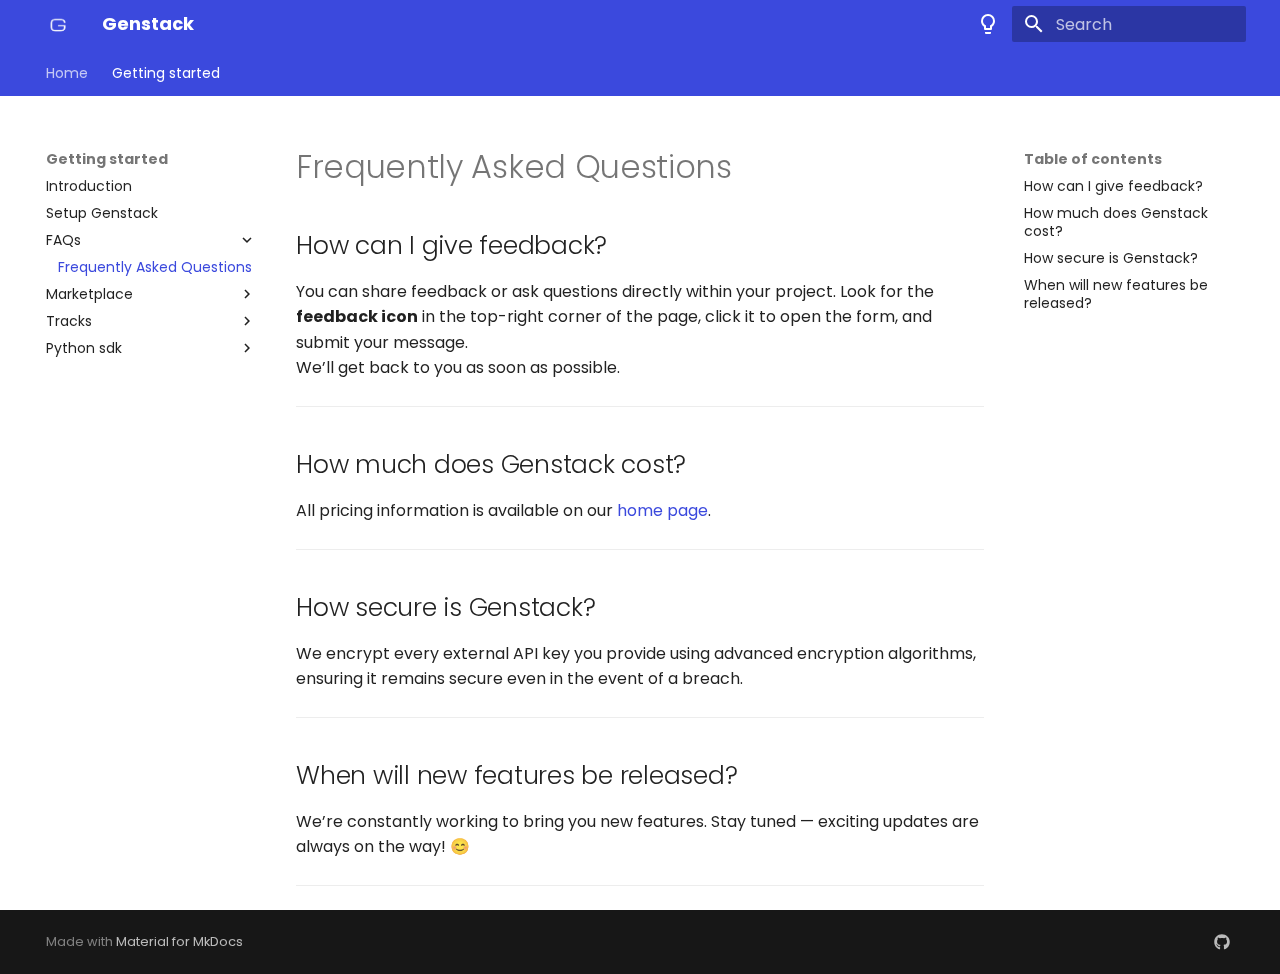
<file: getting-started/FAQs/faq/index.html>
<!doctype html>
<html lang="en" class="no-js">
  <head>
    
      <meta charset="utf-8">
      <meta name="viewport" content="width=device-width,initial-scale=1">
      
      
      
      
        <link rel="prev" href="../../setup/">
      
      
        <link rel="next" href="../../Marketplace/anthropic/">
      
      
      <link rel="icon" href="../../../assets/logo.png">
      <meta name="generator" content="mkdocs-1.6.1, mkdocs-material-9.6.16">
    
    
      
        <title>Frequently Asked Questions - Genstack</title>
      
    
    
      <link rel="stylesheet" href="../../../assets/stylesheets/main.7e37652d.min.css">
      
        
        <link rel="stylesheet" href="../../../assets/stylesheets/palette.06af60db.min.css">
      
      


    
    
      
    
    
      
        
        
        <link rel="preconnect" href="https://fonts.gstatic.com" crossorigin>
        <link rel="stylesheet" href="https://fonts.googleapis.com/css?family=Poppins:300,300i,400,400i,700,700i%7CFira+Code:400,400i,700,700i&display=fallback">
        <style>:root{--md-text-font:"Poppins";--md-code-font:"Fira Code"}</style>
      
    
    
      <link rel="stylesheet" href="../../../stylesheets/extra.css">
    
    <script>__md_scope=new URL("../../..",location),__md_hash=e=>[...e].reduce(((e,_)=>(e<<5)-e+_.charCodeAt(0)),0),__md_get=(e,_=localStorage,t=__md_scope)=>JSON.parse(_.getItem(t.pathname+"."+e)),__md_set=(e,_,t=localStorage,a=__md_scope)=>{try{t.setItem(a.pathname+"."+e,JSON.stringify(_))}catch(e){}}</script>
    
      

    
    
    
  </head>
  
  
    
    
      
    
    
    
    
    <body dir="ltr" data-md-color-scheme="default" data-md-color-primary="custom" data-md-color-accent="custom">
  
    
    <input class="md-toggle" data-md-toggle="drawer" type="checkbox" id="__drawer" autocomplete="off">
    <input class="md-toggle" data-md-toggle="search" type="checkbox" id="__search" autocomplete="off">
    <label class="md-overlay" for="__drawer"></label>
    <div data-md-component="skip">
      
        
        <a href="#frequently-asked-questions" class="md-skip">
          Skip to content
        </a>
      
    </div>
    <div data-md-component="announce">
      
    </div>
    
    
      

<header class="md-header" data-md-component="header">
  <nav class="md-header__inner md-grid" aria-label="Header">
    <a href="../../.." title="Genstack" class="md-header__button md-logo" aria-label="Genstack" data-md-component="logo">
      
  <img src="../../../assets/logo.png" alt="logo">

    </a>
    <label class="md-header__button md-icon" for="__drawer">
      
      <svg xmlns="http://www.w3.org/2000/svg" viewBox="0 0 24 24"><path d="M3 6h18v2H3zm0 5h18v2H3zm0 5h18v2H3z"/></svg>
    </label>
    <div class="md-header__title" data-md-component="header-title">
      <div class="md-header__ellipsis">
        <div class="md-header__topic">
          <span class="md-ellipsis">
            Genstack
          </span>
        </div>
        <div class="md-header__topic" data-md-component="header-topic">
          <span class="md-ellipsis">
            
              Frequently Asked Questions
            
          </span>
        </div>
      </div>
    </div>
    
      
        <form class="md-header__option" data-md-component="palette">
  
    
    
    
    <input class="md-option" data-md-color-media="" data-md-color-scheme="default" data-md-color-primary="custom" data-md-color-accent="custom"  aria-label="Switch to dark mode"  type="radio" name="__palette" id="__palette_0">
    
      <label class="md-header__button md-icon" title="Switch to dark mode" for="__palette_1" hidden>
        <svg xmlns="http://www.w3.org/2000/svg" viewBox="0 0 24 24"><path d="M12 2a7 7 0 0 1 7 7c0 2.38-1.19 4.47-3 5.74V17a1 1 0 0 1-1 1H9a1 1 0 0 1-1-1v-2.26C6.19 13.47 5 11.38 5 9a7 7 0 0 1 7-7M9 21v-1h6v1a1 1 0 0 1-1 1h-4a1 1 0 0 1-1-1m3-17a5 5 0 0 0-5 5c0 2.05 1.23 3.81 3 4.58V16h4v-2.42c1.77-.77 3-2.53 3-4.58a5 5 0 0 0-5-5"/></svg>
      </label>
    
  
    
    
    
    <input class="md-option" data-md-color-media="" data-md-color-scheme="slate" data-md-color-primary="custom" data-md-color-accent="custom"  aria-label="Switch to light mode"  type="radio" name="__palette" id="__palette_1">
    
      <label class="md-header__button md-icon" title="Switch to light mode" for="__palette_0" hidden>
        <svg xmlns="http://www.w3.org/2000/svg" viewBox="0 0 24 24"><path d="M12 2a7 7 0 0 0-7 7c0 2.38 1.19 4.47 3 5.74V17a1 1 0 0 0 1 1h6a1 1 0 0 0 1-1v-2.26c1.81-1.27 3-3.36 3-5.74a7 7 0 0 0-7-7M9 21a1 1 0 0 0 1 1h4a1 1 0 0 0 1-1v-1H9z"/></svg>
      </label>
    
  
</form>
      
    
    
      <script>var palette=__md_get("__palette");if(palette&&palette.color){if("(prefers-color-scheme)"===palette.color.media){var media=matchMedia("(prefers-color-scheme: light)"),input=document.querySelector(media.matches?"[data-md-color-media='(prefers-color-scheme: light)']":"[data-md-color-media='(prefers-color-scheme: dark)']");palette.color.media=input.getAttribute("data-md-color-media"),palette.color.scheme=input.getAttribute("data-md-color-scheme"),palette.color.primary=input.getAttribute("data-md-color-primary"),palette.color.accent=input.getAttribute("data-md-color-accent")}for(var[key,value]of Object.entries(palette.color))document.body.setAttribute("data-md-color-"+key,value)}</script>
    
    
    
      
      
        <label class="md-header__button md-icon" for="__search">
          
          <svg xmlns="http://www.w3.org/2000/svg" viewBox="0 0 24 24"><path d="M9.5 3A6.5 6.5 0 0 1 16 9.5c0 1.61-.59 3.09-1.56 4.23l.27.27h.79l5 5-1.5 1.5-5-5v-.79l-.27-.27A6.52 6.52 0 0 1 9.5 16 6.5 6.5 0 0 1 3 9.5 6.5 6.5 0 0 1 9.5 3m0 2C7 5 5 7 5 9.5S7 14 9.5 14 14 12 14 9.5 12 5 9.5 5"/></svg>
        </label>
        <div class="md-search" data-md-component="search" role="dialog">
  <label class="md-search__overlay" for="__search"></label>
  <div class="md-search__inner" role="search">
    <form class="md-search__form" name="search">
      <input type="text" class="md-search__input" name="query" aria-label="Search" placeholder="Search" autocapitalize="off" autocorrect="off" autocomplete="off" spellcheck="false" data-md-component="search-query" required>
      <label class="md-search__icon md-icon" for="__search">
        
        <svg xmlns="http://www.w3.org/2000/svg" viewBox="0 0 24 24"><path d="M9.5 3A6.5 6.5 0 0 1 16 9.5c0 1.61-.59 3.09-1.56 4.23l.27.27h.79l5 5-1.5 1.5-5-5v-.79l-.27-.27A6.52 6.52 0 0 1 9.5 16 6.5 6.5 0 0 1 3 9.5 6.5 6.5 0 0 1 9.5 3m0 2C7 5 5 7 5 9.5S7 14 9.5 14 14 12 14 9.5 12 5 9.5 5"/></svg>
        
        <svg xmlns="http://www.w3.org/2000/svg" viewBox="0 0 24 24"><path d="M20 11v2H8l5.5 5.5-1.42 1.42L4.16 12l7.92-7.92L13.5 5.5 8 11z"/></svg>
      </label>
      <nav class="md-search__options" aria-label="Search">
        
        <button type="reset" class="md-search__icon md-icon" title="Clear" aria-label="Clear" tabindex="-1">
          
          <svg xmlns="http://www.w3.org/2000/svg" viewBox="0 0 24 24"><path d="M19 6.41 17.59 5 12 10.59 6.41 5 5 6.41 10.59 12 5 17.59 6.41 19 12 13.41 17.59 19 19 17.59 13.41 12z"/></svg>
        </button>
      </nav>
      
        <div class="md-search__suggest" data-md-component="search-suggest"></div>
      
    </form>
    <div class="md-search__output">
      <div class="md-search__scrollwrap" tabindex="0" data-md-scrollfix>
        <div class="md-search-result" data-md-component="search-result">
          <div class="md-search-result__meta">
            Initializing search
          </div>
          <ol class="md-search-result__list" role="presentation"></ol>
        </div>
      </div>
    </div>
  </div>
</div>
      
    
    
  </nav>
  
</header>
    
    <div class="md-container" data-md-component="container">
      
      
        
          
            
<nav class="md-tabs" aria-label="Tabs" data-md-component="tabs">
  <div class="md-grid">
    <ul class="md-tabs__list">
      
        
  
  
  
  
    <li class="md-tabs__item">
      <a href="../../.." class="md-tabs__link">
        
  
  
    
  
  Home

      </a>
    </li>
  

      
        
  
  
  
    
  
  
    
    
      <li class="md-tabs__item md-tabs__item--active">
        <a href="../../intro/" class="md-tabs__link">
          
  
  
  Getting started

        </a>
      </li>
    
  

      
    </ul>
  </div>
</nav>
          
        
      
      <main class="md-main" data-md-component="main">
        <div class="md-main__inner md-grid">
          
            
              
              <div class="md-sidebar md-sidebar--primary" data-md-component="sidebar" data-md-type="navigation" >
                <div class="md-sidebar__scrollwrap">
                  <div class="md-sidebar__inner">
                    


  


<nav class="md-nav md-nav--primary md-nav--lifted" aria-label="Navigation" data-md-level="0">
  <label class="md-nav__title" for="__drawer">
    <a href="../../.." title="Genstack" class="md-nav__button md-logo" aria-label="Genstack" data-md-component="logo">
      
  <img src="../../../assets/logo.png" alt="logo">

    </a>
    Genstack
  </label>
  
  <ul class="md-nav__list" data-md-scrollfix>
    
      
      
  
  
  
  
    <li class="md-nav__item">
      <a href="../../.." class="md-nav__link">
        
  
  
  <span class="md-ellipsis">
    Home
    
  </span>
  

      </a>
    </li>
  

    
      
      
  
  
    
  
  
  
    
    
    
    
      
        
        
      
      
    
    
    <li class="md-nav__item md-nav__item--active md-nav__item--section md-nav__item--nested">
      
        
        
        <input class="md-nav__toggle md-toggle " type="checkbox" id="__nav_2" checked>
        
          
          <label class="md-nav__link" for="__nav_2" id="__nav_2_label" tabindex="">
            
  
  
  <span class="md-ellipsis">
    Getting started
    
  </span>
  

            <span class="md-nav__icon md-icon"></span>
          </label>
        
        <nav class="md-nav" data-md-level="1" aria-labelledby="__nav_2_label" aria-expanded="true">
          <label class="md-nav__title" for="__nav_2">
            <span class="md-nav__icon md-icon"></span>
            Getting started
          </label>
          <ul class="md-nav__list" data-md-scrollfix>
            
              
                
  
  
  
  
    <li class="md-nav__item">
      <a href="../../intro/" class="md-nav__link">
        
  
  
  <span class="md-ellipsis">
    Introduction
    
  </span>
  

      </a>
    </li>
  

              
            
              
                
  
  
  
  
    <li class="md-nav__item">
      <a href="../../setup/" class="md-nav__link">
        
  
  
  <span class="md-ellipsis">
    Setup Genstack
    
  </span>
  

      </a>
    </li>
  

              
            
              
                
  
  
    
  
  
  
    
    
    
    
      
      
    
    
    <li class="md-nav__item md-nav__item--active md-nav__item--nested">
      
        
        
        <input class="md-nav__toggle md-toggle " type="checkbox" id="__nav_2_3" checked>
        
          
          <label class="md-nav__link" for="__nav_2_3" id="__nav_2_3_label" tabindex="0">
            
  
  
  <span class="md-ellipsis">
    FAQs
    
  </span>
  

            <span class="md-nav__icon md-icon"></span>
          </label>
        
        <nav class="md-nav" data-md-level="2" aria-labelledby="__nav_2_3_label" aria-expanded="true">
          <label class="md-nav__title" for="__nav_2_3">
            <span class="md-nav__icon md-icon"></span>
            FAQs
          </label>
          <ul class="md-nav__list" data-md-scrollfix>
            
              
                
  
  
    
  
  
  
    <li class="md-nav__item md-nav__item--active">
      
      <input class="md-nav__toggle md-toggle" type="checkbox" id="__toc">
      
      
        
      
      
        <label class="md-nav__link md-nav__link--active" for="__toc">
          
  
  
  <span class="md-ellipsis">
    Frequently Asked Questions
    
  </span>
  

          <span class="md-nav__icon md-icon"></span>
        </label>
      
      <a href="./" class="md-nav__link md-nav__link--active">
        
  
  
  <span class="md-ellipsis">
    Frequently Asked Questions
    
  </span>
  

      </a>
      
        

<nav class="md-nav md-nav--secondary" aria-label="Table of contents">
  
  
  
    
  
  
    <label class="md-nav__title" for="__toc">
      <span class="md-nav__icon md-icon"></span>
      Table of contents
    </label>
    <ul class="md-nav__list" data-md-component="toc" data-md-scrollfix>
      
        <li class="md-nav__item">
  <a href="#how-can-i-give-feedback" class="md-nav__link">
    <span class="md-ellipsis">
      How can I give feedback?
    </span>
  </a>
  
</li>
      
        <li class="md-nav__item">
  <a href="#how-much-does-genstack-cost" class="md-nav__link">
    <span class="md-ellipsis">
      How much does Genstack cost?
    </span>
  </a>
  
</li>
      
        <li class="md-nav__item">
  <a href="#how-secure-is-genstack" class="md-nav__link">
    <span class="md-ellipsis">
      How secure is Genstack?
    </span>
  </a>
  
</li>
      
        <li class="md-nav__item">
  <a href="#when-will-new-features-be-released" class="md-nav__link">
    <span class="md-ellipsis">
      When will new features be released?
    </span>
  </a>
  
</li>
      
    </ul>
  
</nav>
      
    </li>
  

              
            
          </ul>
        </nav>
      
    </li>
  

              
            
              
                
  
  
  
  
    
    
    
    
      
      
    
    
    <li class="md-nav__item md-nav__item--nested">
      
        
        
        <input class="md-nav__toggle md-toggle " type="checkbox" id="__nav_2_4" >
        
          
          <label class="md-nav__link" for="__nav_2_4" id="__nav_2_4_label" tabindex="0">
            
  
  
  <span class="md-ellipsis">
    Marketplace
    
  </span>
  

            <span class="md-nav__icon md-icon"></span>
          </label>
        
        <nav class="md-nav" data-md-level="2" aria-labelledby="__nav_2_4_label" aria-expanded="false">
          <label class="md-nav__title" for="__nav_2_4">
            <span class="md-nav__icon md-icon"></span>
            Marketplace
          </label>
          <ul class="md-nav__list" data-md-scrollfix>
            
              
                
  
  
  
  
    <li class="md-nav__item">
      <a href="../../Marketplace/anthropic/" class="md-nav__link">
        
  
  
  <span class="md-ellipsis">
    Anthropic
    
  </span>
  

      </a>
    </li>
  

              
            
              
                
  
  
  
  
    <li class="md-nav__item">
      <a href="../../Marketplace/google/" class="md-nav__link">
        
  
  
  <span class="md-ellipsis">
    Google
    
  </span>
  

      </a>
    </li>
  

              
            
              
                
  
  
  
  
    <li class="md-nav__item">
      <a href="../../Marketplace/intro/" class="md-nav__link">
        
  
  
  <span class="md-ellipsis">
    Introduction
    
  </span>
  

      </a>
    </li>
  

              
            
              
                
  
  
  
  
    <li class="md-nav__item">
      <a href="../../Marketplace/openai/" class="md-nav__link">
        
  
  
  <span class="md-ellipsis">
    OpenAI
    
  </span>
  

      </a>
    </li>
  

              
            
          </ul>
        </nav>
      
    </li>
  

              
            
              
                
  
  
  
  
    
    
    
    
      
      
    
    
    <li class="md-nav__item md-nav__item--nested">
      
        
        
        <input class="md-nav__toggle md-toggle " type="checkbox" id="__nav_2_5" >
        
          
          <label class="md-nav__link" for="__nav_2_5" id="__nav_2_5_label" tabindex="0">
            
  
  
  <span class="md-ellipsis">
    Tracks
    
  </span>
  

            <span class="md-nav__icon md-icon"></span>
          </label>
        
        <nav class="md-nav" data-md-level="2" aria-labelledby="__nav_2_5_label" aria-expanded="false">
          <label class="md-nav__title" for="__nav_2_5">
            <span class="md-nav__icon md-icon"></span>
            Tracks
          </label>
          <ul class="md-nav__list" data-md-scrollfix>
            
              
                
  
  
  
  
    <li class="md-nav__item">
      <a href="../../Tracks/intro/" class="md-nav__link">
        
  
  
  <span class="md-ellipsis">
    Introduction
    
  </span>
  

      </a>
    </li>
  

              
            
          </ul>
        </nav>
      
    </li>
  

              
            
              
                
  
  
  
  
    
    
    
    
      
      
    
    
    <li class="md-nav__item md-nav__item--nested">
      
        
        
        <input class="md-nav__toggle md-toggle " type="checkbox" id="__nav_2_6" >
        
          
          <label class="md-nav__link" for="__nav_2_6" id="__nav_2_6_label" tabindex="0">
            
  
  
  <span class="md-ellipsis">
    Python sdk
    
  </span>
  

            <span class="md-nav__icon md-icon"></span>
          </label>
        
        <nav class="md-nav" data-md-level="2" aria-labelledby="__nav_2_6_label" aria-expanded="false">
          <label class="md-nav__title" for="__nav_2_6">
            <span class="md-nav__icon md-icon"></span>
            Python sdk
          </label>
          <ul class="md-nav__list" data-md-scrollfix>
            
              
                
  
  
  
  
    <li class="md-nav__item">
      <a href="../../python-sdk/guide/" class="md-nav__link">
        
  
  
  <span class="md-ellipsis">
    Genstack Python SDK
    
  </span>
  

      </a>
    </li>
  

              
            
              
                
  
  
  
  
    <li class="md-nav__item">
      <a href="../../python-sdk/methods/" class="md-nav__link">
        
  
  
  <span class="md-ellipsis">
    Genstack Python SDK — Method Guide
    
  </span>
  

      </a>
    </li>
  

              
            
          </ul>
        </nav>
      
    </li>
  

              
            
          </ul>
        </nav>
      
    </li>
  

    
  </ul>
</nav>
                  </div>
                </div>
              </div>
            
            
              
              <div class="md-sidebar md-sidebar--secondary" data-md-component="sidebar" data-md-type="toc" >
                <div class="md-sidebar__scrollwrap">
                  <div class="md-sidebar__inner">
                    

<nav class="md-nav md-nav--secondary" aria-label="Table of contents">
  
  
  
    
  
  
    <label class="md-nav__title" for="__toc">
      <span class="md-nav__icon md-icon"></span>
      Table of contents
    </label>
    <ul class="md-nav__list" data-md-component="toc" data-md-scrollfix>
      
        <li class="md-nav__item">
  <a href="#how-can-i-give-feedback" class="md-nav__link">
    <span class="md-ellipsis">
      How can I give feedback?
    </span>
  </a>
  
</li>
      
        <li class="md-nav__item">
  <a href="#how-much-does-genstack-cost" class="md-nav__link">
    <span class="md-ellipsis">
      How much does Genstack cost?
    </span>
  </a>
  
</li>
      
        <li class="md-nav__item">
  <a href="#how-secure-is-genstack" class="md-nav__link">
    <span class="md-ellipsis">
      How secure is Genstack?
    </span>
  </a>
  
</li>
      
        <li class="md-nav__item">
  <a href="#when-will-new-features-be-released" class="md-nav__link">
    <span class="md-ellipsis">
      When will new features be released?
    </span>
  </a>
  
</li>
      
    </ul>
  
</nav>
                  </div>
                </div>
              </div>
            
          
          
            <div class="md-content" data-md-component="content">
              <article class="md-content__inner md-typeset">
                
                  



<h1 id="frequently-asked-questions">Frequently Asked Questions</h1>
<h2 id="how-can-i-give-feedback">How can I give feedback?</h2>
<p>You can share feedback or ask questions directly within your project. Look for the <strong>feedback icon</strong> in the top-right corner of the page, click it to open the form, and submit your message.<br />
We’ll get back to you as soon as possible.</p>
<hr />
<h2 id="how-much-does-genstack-cost">How much does Genstack cost?</h2>
<p>All pricing information is available on our <a href="/">home page</a>.</p>
<hr />
<h2 id="how-secure-is-genstack">How secure is Genstack?</h2>
<p>We encrypt every external API key you provide using advanced encryption algorithms, ensuring it remains secure even in the event of a breach.</p>
<hr />
<h2 id="when-will-new-features-be-released">When will new features be released?</h2>
<p>We’re constantly working to bring you new features. Stay tuned — exciting updates are always on the way! 😊</p>
<hr />












                
              </article>
            </div>
          
          
<script>var target=document.getElementById(location.hash.slice(1));target&&target.name&&(target.checked=target.name.startsWith("__tabbed_"))</script>
        </div>
        
      </main>
      
        <footer class="md-footer">
  
  <div class="md-footer-meta md-typeset">
    <div class="md-footer-meta__inner md-grid">
      <div class="md-copyright">
  
  
    Made with
    <a href="https://squidfunk.github.io/mkdocs-material/" target="_blank" rel="noopener">
      Material for MkDocs
    </a>
  
</div>
      
        <div class="md-social">
  
    
    
    
    
      
      
    
    <a href="https://github.com/myusername/myapp" target="_blank" rel="noopener" title="github.com" class="md-social__link">
      <svg xmlns="http://www.w3.org/2000/svg" viewBox="0 0 512 512"><!--! Font Awesome Free 7.0.0 by @fontawesome - https://fontawesome.com License - https://fontawesome.com/license/free (Icons: CC BY 4.0, Fonts: SIL OFL 1.1, Code: MIT License) Copyright 2025 Fonticons, Inc.--><path fill="currentColor" d="M173.9 397.4c0 2-2.3 3.6-5.2 3.6-3.3.3-5.6-1.3-5.6-3.6 0-2 2.3-3.6 5.2-3.6 3-.3 5.6 1.3 5.6 3.6m-31.1-4.5c-.7 2 1.3 4.3 4.3 4.9 2.6 1 5.6 0 6.2-2s-1.3-4.3-4.3-5.2c-2.6-.7-5.5.3-6.2 2.3m44.2-1.7c-2.9.7-4.9 2.6-4.6 4.9.3 2 2.9 3.3 5.9 2.6 2.9-.7 4.9-2.6 4.6-4.6-.3-1.9-3-3.2-5.9-2.9M252.8 8C114.1 8 8 113.3 8 252c0 110.9 69.8 205.8 169.5 239.2 12.8 2.3 17.3-5.6 17.3-12.1 0-6.2-.3-40.4-.3-61.4 0 0-70 15-84.7-29.8 0 0-11.4-29.1-27.8-36.6 0 0-22.9-15.7 1.6-15.4 0 0 24.9 2 38.6 25.8 21.9 38.6 58.6 27.5 72.9 20.9 2.3-16 8.8-27.1 16-33.7-55.9-6.2-112.3-14.3-112.3-110.5 0-27.5 7.6-41.3 23.6-58.9-2.6-6.5-11.1-33.3 2.6-67.9 20.9-6.5 69 27 69 27 20-5.6 41.5-8.5 62.8-8.5s42.8 2.9 62.8 8.5c0 0 48.1-33.6 69-27 13.7 34.7 5.2 61.4 2.6 67.9 16 17.7 25.8 31.5 25.8 58.9 0 96.5-58.9 104.2-114.8 110.5 9.2 7.9 17 22.9 17 46.4 0 33.7-.3 75.4-.3 83.6 0 6.5 4.6 14.4 17.3 12.1C436.2 457.8 504 362.9 504 252 504 113.3 391.5 8 252.8 8M105.2 352.9c-1.3 1-1 3.3.7 5.2 1.6 1.6 3.9 2.3 5.2 1 1.3-1 1-3.3-.7-5.2-1.6-1.6-3.9-2.3-5.2-1m-10.8-8.1c-.7 1.3.3 2.9 2.3 3.9 1.6 1 3.6.7 4.3-.7.7-1.3-.3-2.9-2.3-3.9-2-.6-3.6-.3-4.3.7m32.4 35.6c-1.6 1.3-1 4.3 1.3 6.2 2.3 2.3 5.2 2.6 6.5 1 1.3-1.3.7-4.3-1.3-6.2-2.2-2.3-5.2-2.6-6.5-1m-11.4-14.7c-1.6 1-1.6 3.6 0 5.9s4.3 3.3 5.6 2.3c1.6-1.3 1.6-3.9 0-6.2-1.4-2.3-4-3.3-5.6-2"/></svg>
    </a>
  
</div>
      
    </div>
  </div>
</footer>
      
    </div>
    <div class="md-dialog" data-md-component="dialog">
      <div class="md-dialog__inner md-typeset"></div>
    </div>
    
    
    
      
      <script id="__config" type="application/json">{"base": "../../..", "features": ["navigation.instant", "navigation.tabs", "search.suggest", "search.highlight", "content.code.copy"], "search": "../../../assets/javascripts/workers/search.d50fe291.min.js", "tags": null, "translations": {"clipboard.copied": "Copied to clipboard", "clipboard.copy": "Copy to clipboard", "search.result.more.one": "1 more on this page", "search.result.more.other": "# more on this page", "search.result.none": "No matching documents", "search.result.one": "1 matching document", "search.result.other": "# matching documents", "search.result.placeholder": "Type to start searching", "search.result.term.missing": "Missing", "select.version": "Select version"}, "version": null}</script>
    
    
      <script src="../../../assets/javascripts/bundle.50899def.min.js"></script>
      
    
  </body>
</html>
</file>
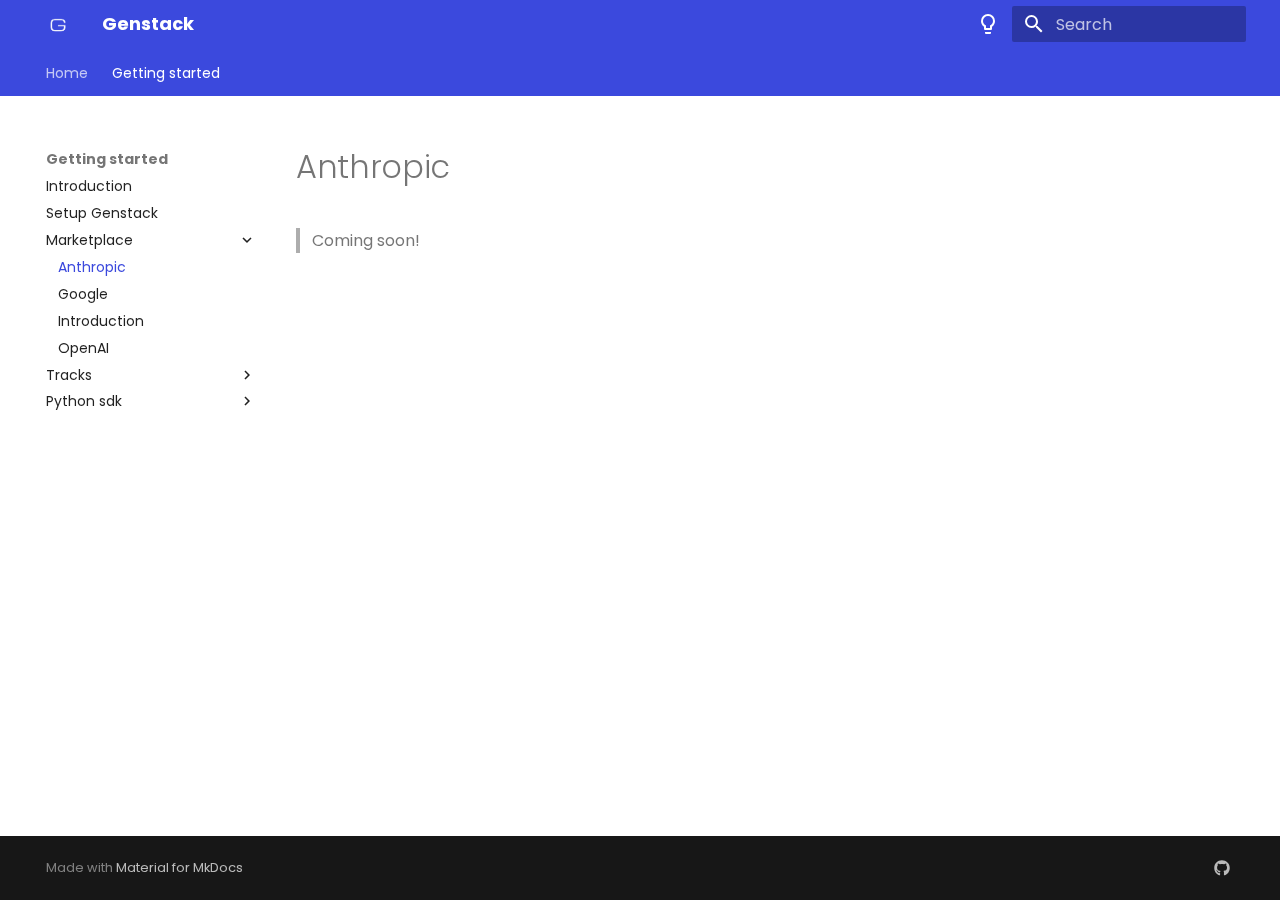
<file: getting-started/Marketplace/anthropic/index.html>
<!doctype html>
<html lang="en" class="no-js">
  <head>
    
      <meta charset="utf-8">
      <meta name="viewport" content="width=device-width,initial-scale=1">
      
      
      
      
        <link rel="prev" href="../../setup/">
      
      
        <link rel="next" href="../google/">
      
      
      <link rel="icon" href="../../../assets/logo.png">
      <meta name="generator" content="mkdocs-1.6.1, mkdocs-material-9.6.16">
    
    
      
        <title>Anthropic - Genstack</title>
      
    
    
      <link rel="stylesheet" href="../../../assets/stylesheets/main.7e37652d.min.css">
      
        
        <link rel="stylesheet" href="../../../assets/stylesheets/palette.06af60db.min.css">
      
      


    
    
      
    
    
      
        
        
        <link rel="preconnect" href="https://fonts.gstatic.com" crossorigin>
        <link rel="stylesheet" href="https://fonts.googleapis.com/css?family=Poppins:300,300i,400,400i,700,700i%7CFira+Code:400,400i,700,700i&display=fallback">
        <style>:root{--md-text-font:"Poppins";--md-code-font:"Fira Code"}</style>
      
    
    
      <link rel="stylesheet" href="../../../stylesheets/extra.css">
    
    <script>__md_scope=new URL("../../..",location),__md_hash=e=>[...e].reduce(((e,_)=>(e<<5)-e+_.charCodeAt(0)),0),__md_get=(e,_=localStorage,t=__md_scope)=>JSON.parse(_.getItem(t.pathname+"."+e)),__md_set=(e,_,t=localStorage,a=__md_scope)=>{try{t.setItem(a.pathname+"."+e,JSON.stringify(_))}catch(e){}}</script>
    
      

    
    
    
  </head>
  
  
    
    
      
    
    
    
    
    <body dir="ltr" data-md-color-scheme="default" data-md-color-primary="custom" data-md-color-accent="custom">
  
    
    <input class="md-toggle" data-md-toggle="drawer" type="checkbox" id="__drawer" autocomplete="off">
    <input class="md-toggle" data-md-toggle="search" type="checkbox" id="__search" autocomplete="off">
    <label class="md-overlay" for="__drawer"></label>
    <div data-md-component="skip">
      
        
        <a href="#anthropic" class="md-skip">
          Skip to content
        </a>
      
    </div>
    <div data-md-component="announce">
      
    </div>
    
    
      

<header class="md-header" data-md-component="header">
  <nav class="md-header__inner md-grid" aria-label="Header">
    <a href="../../.." title="Genstack" class="md-header__button md-logo" aria-label="Genstack" data-md-component="logo">
      
  <img src="../../../assets/logo.png" alt="logo">

    </a>
    <label class="md-header__button md-icon" for="__drawer">
      
      <svg xmlns="http://www.w3.org/2000/svg" viewBox="0 0 24 24"><path d="M3 6h18v2H3zm0 5h18v2H3zm0 5h18v2H3z"/></svg>
    </label>
    <div class="md-header__title" data-md-component="header-title">
      <div class="md-header__ellipsis">
        <div class="md-header__topic">
          <span class="md-ellipsis">
            Genstack
          </span>
        </div>
        <div class="md-header__topic" data-md-component="header-topic">
          <span class="md-ellipsis">
            
              Anthropic
            
          </span>
        </div>
      </div>
    </div>
    
      
        <form class="md-header__option" data-md-component="palette">
  
    
    
    
    <input class="md-option" data-md-color-media="" data-md-color-scheme="default" data-md-color-primary="custom" data-md-color-accent="custom"  aria-label="Switch to dark mode"  type="radio" name="__palette" id="__palette_0">
    
      <label class="md-header__button md-icon" title="Switch to dark mode" for="__palette_1" hidden>
        <svg xmlns="http://www.w3.org/2000/svg" viewBox="0 0 24 24"><path d="M12 2a7 7 0 0 1 7 7c0 2.38-1.19 4.47-3 5.74V17a1 1 0 0 1-1 1H9a1 1 0 0 1-1-1v-2.26C6.19 13.47 5 11.38 5 9a7 7 0 0 1 7-7M9 21v-1h6v1a1 1 0 0 1-1 1h-4a1 1 0 0 1-1-1m3-17a5 5 0 0 0-5 5c0 2.05 1.23 3.81 3 4.58V16h4v-2.42c1.77-.77 3-2.53 3-4.58a5 5 0 0 0-5-5"/></svg>
      </label>
    
  
    
    
    
    <input class="md-option" data-md-color-media="" data-md-color-scheme="slate" data-md-color-primary="custom" data-md-color-accent="custom"  aria-label="Switch to light mode"  type="radio" name="__palette" id="__palette_1">
    
      <label class="md-header__button md-icon" title="Switch to light mode" for="__palette_0" hidden>
        <svg xmlns="http://www.w3.org/2000/svg" viewBox="0 0 24 24"><path d="M12 2a7 7 0 0 0-7 7c0 2.38 1.19 4.47 3 5.74V17a1 1 0 0 0 1 1h6a1 1 0 0 0 1-1v-2.26c1.81-1.27 3-3.36 3-5.74a7 7 0 0 0-7-7M9 21a1 1 0 0 0 1 1h4a1 1 0 0 0 1-1v-1H9z"/></svg>
      </label>
    
  
</form>
      
    
    
      <script>var palette=__md_get("__palette");if(palette&&palette.color){if("(prefers-color-scheme)"===palette.color.media){var media=matchMedia("(prefers-color-scheme: light)"),input=document.querySelector(media.matches?"[data-md-color-media='(prefers-color-scheme: light)']":"[data-md-color-media='(prefers-color-scheme: dark)']");palette.color.media=input.getAttribute("data-md-color-media"),palette.color.scheme=input.getAttribute("data-md-color-scheme"),palette.color.primary=input.getAttribute("data-md-color-primary"),palette.color.accent=input.getAttribute("data-md-color-accent")}for(var[key,value]of Object.entries(palette.color))document.body.setAttribute("data-md-color-"+key,value)}</script>
    
    
    
      
      
        <label class="md-header__button md-icon" for="__search">
          
          <svg xmlns="http://www.w3.org/2000/svg" viewBox="0 0 24 24"><path d="M9.5 3A6.5 6.5 0 0 1 16 9.5c0 1.61-.59 3.09-1.56 4.23l.27.27h.79l5 5-1.5 1.5-5-5v-.79l-.27-.27A6.52 6.52 0 0 1 9.5 16 6.5 6.5 0 0 1 3 9.5 6.5 6.5 0 0 1 9.5 3m0 2C7 5 5 7 5 9.5S7 14 9.5 14 14 12 14 9.5 12 5 9.5 5"/></svg>
        </label>
        <div class="md-search" data-md-component="search" role="dialog">
  <label class="md-search__overlay" for="__search"></label>
  <div class="md-search__inner" role="search">
    <form class="md-search__form" name="search">
      <input type="text" class="md-search__input" name="query" aria-label="Search" placeholder="Search" autocapitalize="off" autocorrect="off" autocomplete="off" spellcheck="false" data-md-component="search-query" required>
      <label class="md-search__icon md-icon" for="__search">
        
        <svg xmlns="http://www.w3.org/2000/svg" viewBox="0 0 24 24"><path d="M9.5 3A6.5 6.5 0 0 1 16 9.5c0 1.61-.59 3.09-1.56 4.23l.27.27h.79l5 5-1.5 1.5-5-5v-.79l-.27-.27A6.52 6.52 0 0 1 9.5 16 6.5 6.5 0 0 1 3 9.5 6.5 6.5 0 0 1 9.5 3m0 2C7 5 5 7 5 9.5S7 14 9.5 14 14 12 14 9.5 12 5 9.5 5"/></svg>
        
        <svg xmlns="http://www.w3.org/2000/svg" viewBox="0 0 24 24"><path d="M20 11v2H8l5.5 5.5-1.42 1.42L4.16 12l7.92-7.92L13.5 5.5 8 11z"/></svg>
      </label>
      <nav class="md-search__options" aria-label="Search">
        
        <button type="reset" class="md-search__icon md-icon" title="Clear" aria-label="Clear" tabindex="-1">
          
          <svg xmlns="http://www.w3.org/2000/svg" viewBox="0 0 24 24"><path d="M19 6.41 17.59 5 12 10.59 6.41 5 5 6.41 10.59 12 5 17.59 6.41 19 12 13.41 17.59 19 19 17.59 13.41 12z"/></svg>
        </button>
      </nav>
      
        <div class="md-search__suggest" data-md-component="search-suggest"></div>
      
    </form>
    <div class="md-search__output">
      <div class="md-search__scrollwrap" tabindex="0" data-md-scrollfix>
        <div class="md-search-result" data-md-component="search-result">
          <div class="md-search-result__meta">
            Initializing search
          </div>
          <ol class="md-search-result__list" role="presentation"></ol>
        </div>
      </div>
    </div>
  </div>
</div>
      
    
    
  </nav>
  
</header>
    
    <div class="md-container" data-md-component="container">
      
      
        
          
            
<nav class="md-tabs" aria-label="Tabs" data-md-component="tabs">
  <div class="md-grid">
    <ul class="md-tabs__list">
      
        
  
  
  
  
    <li class="md-tabs__item">
      <a href="../../.." class="md-tabs__link">
        
  
  
    
  
  Home

      </a>
    </li>
  

      
        
  
  
  
    
  
  
    
    
      <li class="md-tabs__item md-tabs__item--active">
        <a href="../../intro/" class="md-tabs__link">
          
  
  
  Getting started

        </a>
      </li>
    
  

      
    </ul>
  </div>
</nav>
          
        
      
      <main class="md-main" data-md-component="main">
        <div class="md-main__inner md-grid">
          
            
              
              <div class="md-sidebar md-sidebar--primary" data-md-component="sidebar" data-md-type="navigation" >
                <div class="md-sidebar__scrollwrap">
                  <div class="md-sidebar__inner">
                    


  


<nav class="md-nav md-nav--primary md-nav--lifted" aria-label="Navigation" data-md-level="0">
  <label class="md-nav__title" for="__drawer">
    <a href="../../.." title="Genstack" class="md-nav__button md-logo" aria-label="Genstack" data-md-component="logo">
      
  <img src="../../../assets/logo.png" alt="logo">

    </a>
    Genstack
  </label>
  
  <ul class="md-nav__list" data-md-scrollfix>
    
      
      
  
  
  
  
    <li class="md-nav__item">
      <a href="../../.." class="md-nav__link">
        
  
  
  <span class="md-ellipsis">
    Home
    
  </span>
  

      </a>
    </li>
  

    
      
      
  
  
    
  
  
  
    
    
    
    
      
        
        
      
      
    
    
    <li class="md-nav__item md-nav__item--active md-nav__item--section md-nav__item--nested">
      
        
        
        <input class="md-nav__toggle md-toggle " type="checkbox" id="__nav_2" checked>
        
          
          <label class="md-nav__link" for="__nav_2" id="__nav_2_label" tabindex="">
            
  
  
  <span class="md-ellipsis">
    Getting started
    
  </span>
  

            <span class="md-nav__icon md-icon"></span>
          </label>
        
        <nav class="md-nav" data-md-level="1" aria-labelledby="__nav_2_label" aria-expanded="true">
          <label class="md-nav__title" for="__nav_2">
            <span class="md-nav__icon md-icon"></span>
            Getting started
          </label>
          <ul class="md-nav__list" data-md-scrollfix>
            
              
                
  
  
  
  
    <li class="md-nav__item">
      <a href="../../intro/" class="md-nav__link">
        
  
  
  <span class="md-ellipsis">
    Introduction
    
  </span>
  

      </a>
    </li>
  

              
            
              
                
  
  
  
  
    <li class="md-nav__item">
      <a href="../../setup/" class="md-nav__link">
        
  
  
  <span class="md-ellipsis">
    Setup Genstack
    
  </span>
  

      </a>
    </li>
  

              
            
              
                
  
  
    
  
  
  
    
    
    
    
      
      
    
    
    <li class="md-nav__item md-nav__item--active md-nav__item--nested">
      
        
        
        <input class="md-nav__toggle md-toggle " type="checkbox" id="__nav_2_3" checked>
        
          
          <label class="md-nav__link" for="__nav_2_3" id="__nav_2_3_label" tabindex="0">
            
  
  
  <span class="md-ellipsis">
    Marketplace
    
  </span>
  

            <span class="md-nav__icon md-icon"></span>
          </label>
        
        <nav class="md-nav" data-md-level="2" aria-labelledby="__nav_2_3_label" aria-expanded="true">
          <label class="md-nav__title" for="__nav_2_3">
            <span class="md-nav__icon md-icon"></span>
            Marketplace
          </label>
          <ul class="md-nav__list" data-md-scrollfix>
            
              
                
  
  
    
  
  
  
    <li class="md-nav__item md-nav__item--active">
      
      <input class="md-nav__toggle md-toggle" type="checkbox" id="__toc">
      
      
        
      
      
      <a href="./" class="md-nav__link md-nav__link--active">
        
  
  
  <span class="md-ellipsis">
    Anthropic
    
  </span>
  

      </a>
      
    </li>
  

              
            
              
                
  
  
  
  
    <li class="md-nav__item">
      <a href="../google/" class="md-nav__link">
        
  
  
  <span class="md-ellipsis">
    Google
    
  </span>
  

      </a>
    </li>
  

              
            
              
                
  
  
  
  
    <li class="md-nav__item">
      <a href="../intro/" class="md-nav__link">
        
  
  
  <span class="md-ellipsis">
    Introduction
    
  </span>
  

      </a>
    </li>
  

              
            
              
                
  
  
  
  
    <li class="md-nav__item">
      <a href="../openai/" class="md-nav__link">
        
  
  
  <span class="md-ellipsis">
    OpenAI
    
  </span>
  

      </a>
    </li>
  

              
            
          </ul>
        </nav>
      
    </li>
  

              
            
              
                
  
  
  
  
    
    
    
    
      
      
    
    
    <li class="md-nav__item md-nav__item--nested">
      
        
        
        <input class="md-nav__toggle md-toggle " type="checkbox" id="__nav_2_4" >
        
          
          <label class="md-nav__link" for="__nav_2_4" id="__nav_2_4_label" tabindex="0">
            
  
  
  <span class="md-ellipsis">
    Tracks
    
  </span>
  

            <span class="md-nav__icon md-icon"></span>
          </label>
        
        <nav class="md-nav" data-md-level="2" aria-labelledby="__nav_2_4_label" aria-expanded="false">
          <label class="md-nav__title" for="__nav_2_4">
            <span class="md-nav__icon md-icon"></span>
            Tracks
          </label>
          <ul class="md-nav__list" data-md-scrollfix>
            
              
                
  
  
  
  
    <li class="md-nav__item">
      <a href="../../Tracks/intro/" class="md-nav__link">
        
  
  
  <span class="md-ellipsis">
    Introduction
    
  </span>
  

      </a>
    </li>
  

              
            
          </ul>
        </nav>
      
    </li>
  

              
            
              
                
  
  
  
  
    
    
    
    
      
      
    
    
    <li class="md-nav__item md-nav__item--nested">
      
        
        
        <input class="md-nav__toggle md-toggle " type="checkbox" id="__nav_2_5" >
        
          
          <label class="md-nav__link" for="__nav_2_5" id="__nav_2_5_label" tabindex="0">
            
  
  
  <span class="md-ellipsis">
    Python sdk
    
  </span>
  

            <span class="md-nav__icon md-icon"></span>
          </label>
        
        <nav class="md-nav" data-md-level="2" aria-labelledby="__nav_2_5_label" aria-expanded="false">
          <label class="md-nav__title" for="__nav_2_5">
            <span class="md-nav__icon md-icon"></span>
            Python sdk
          </label>
          <ul class="md-nav__list" data-md-scrollfix>
            
              
                
  
  
  
  
    <li class="md-nav__item">
      <a href="../../python-sdk/guide/" class="md-nav__link">
        
  
  
  <span class="md-ellipsis">
    Genstack Python SDK
    
  </span>
  

      </a>
    </li>
  

              
            
              
                
  
  
  
  
    <li class="md-nav__item">
      <a href="../../python-sdk/methods/" class="md-nav__link">
        
  
  
  <span class="md-ellipsis">
    Genstack Python SDK — Method Guide
    
  </span>
  

      </a>
    </li>
  

              
            
          </ul>
        </nav>
      
    </li>
  

              
            
          </ul>
        </nav>
      
    </li>
  

    
  </ul>
</nav>
                  </div>
                </div>
              </div>
            
            
              
              <div class="md-sidebar md-sidebar--secondary" data-md-component="sidebar" data-md-type="toc" >
                <div class="md-sidebar__scrollwrap">
                  <div class="md-sidebar__inner">
                    

<nav class="md-nav md-nav--secondary" aria-label="Table of contents">
  
  
  
    
  
  
</nav>
                  </div>
                </div>
              </div>
            
          
          
            <div class="md-content" data-md-component="content">
              <article class="md-content__inner md-typeset">
                
                  



<h1 id="anthropic">Anthropic</h1>
<blockquote>
<p>Coming soon!</p>
</blockquote>












                
              </article>
            </div>
          
          
<script>var target=document.getElementById(location.hash.slice(1));target&&target.name&&(target.checked=target.name.startsWith("__tabbed_"))</script>
        </div>
        
      </main>
      
        <footer class="md-footer">
  
  <div class="md-footer-meta md-typeset">
    <div class="md-footer-meta__inner md-grid">
      <div class="md-copyright">
  
  
    Made with
    <a href="https://squidfunk.github.io/mkdocs-material/" target="_blank" rel="noopener">
      Material for MkDocs
    </a>
  
</div>
      
        <div class="md-social">
  
    
    
    
    
      
      
    
    <a href="https://github.com/myusername/myapp" target="_blank" rel="noopener" title="github.com" class="md-social__link">
      <svg xmlns="http://www.w3.org/2000/svg" viewBox="0 0 512 512"><!--! Font Awesome Free 7.0.0 by @fontawesome - https://fontawesome.com License - https://fontawesome.com/license/free (Icons: CC BY 4.0, Fonts: SIL OFL 1.1, Code: MIT License) Copyright 2025 Fonticons, Inc.--><path fill="currentColor" d="M173.9 397.4c0 2-2.3 3.6-5.2 3.6-3.3.3-5.6-1.3-5.6-3.6 0-2 2.3-3.6 5.2-3.6 3-.3 5.6 1.3 5.6 3.6m-31.1-4.5c-.7 2 1.3 4.3 4.3 4.9 2.6 1 5.6 0 6.2-2s-1.3-4.3-4.3-5.2c-2.6-.7-5.5.3-6.2 2.3m44.2-1.7c-2.9.7-4.9 2.6-4.6 4.9.3 2 2.9 3.3 5.9 2.6 2.9-.7 4.9-2.6 4.6-4.6-.3-1.9-3-3.2-5.9-2.9M252.8 8C114.1 8 8 113.3 8 252c0 110.9 69.8 205.8 169.5 239.2 12.8 2.3 17.3-5.6 17.3-12.1 0-6.2-.3-40.4-.3-61.4 0 0-70 15-84.7-29.8 0 0-11.4-29.1-27.8-36.6 0 0-22.9-15.7 1.6-15.4 0 0 24.9 2 38.6 25.8 21.9 38.6 58.6 27.5 72.9 20.9 2.3-16 8.8-27.1 16-33.7-55.9-6.2-112.3-14.3-112.3-110.5 0-27.5 7.6-41.3 23.6-58.9-2.6-6.5-11.1-33.3 2.6-67.9 20.9-6.5 69 27 69 27 20-5.6 41.5-8.5 62.8-8.5s42.8 2.9 62.8 8.5c0 0 48.1-33.6 69-27 13.7 34.7 5.2 61.4 2.6 67.9 16 17.7 25.8 31.5 25.8 58.9 0 96.5-58.9 104.2-114.8 110.5 9.2 7.9 17 22.9 17 46.4 0 33.7-.3 75.4-.3 83.6 0 6.5 4.6 14.4 17.3 12.1C436.2 457.8 504 362.9 504 252 504 113.3 391.5 8 252.8 8M105.2 352.9c-1.3 1-1 3.3.7 5.2 1.6 1.6 3.9 2.3 5.2 1 1.3-1 1-3.3-.7-5.2-1.6-1.6-3.9-2.3-5.2-1m-10.8-8.1c-.7 1.3.3 2.9 2.3 3.9 1.6 1 3.6.7 4.3-.7.7-1.3-.3-2.9-2.3-3.9-2-.6-3.6-.3-4.3.7m32.4 35.6c-1.6 1.3-1 4.3 1.3 6.2 2.3 2.3 5.2 2.6 6.5 1 1.3-1.3.7-4.3-1.3-6.2-2.2-2.3-5.2-2.6-6.5-1m-11.4-14.7c-1.6 1-1.6 3.6 0 5.9s4.3 3.3 5.6 2.3c1.6-1.3 1.6-3.9 0-6.2-1.4-2.3-4-3.3-5.6-2"/></svg>
    </a>
  
</div>
      
    </div>
  </div>
</footer>
      
    </div>
    <div class="md-dialog" data-md-component="dialog">
      <div class="md-dialog__inner md-typeset"></div>
    </div>
    
    
    
      
      <script id="__config" type="application/json">{"base": "../../..", "features": ["navigation.instant", "navigation.tabs", "search.suggest", "search.highlight", "content.code.copy"], "search": "../../../assets/javascripts/workers/search.d50fe291.min.js", "tags": null, "translations": {"clipboard.copied": "Copied to clipboard", "clipboard.copy": "Copy to clipboard", "search.result.more.one": "1 more on this page", "search.result.more.other": "# more on this page", "search.result.none": "No matching documents", "search.result.one": "1 matching document", "search.result.other": "# matching documents", "search.result.placeholder": "Type to start searching", "search.result.term.missing": "Missing", "select.version": "Select version"}, "version": null}</script>
    
    
      <script src="../../../assets/javascripts/bundle.50899def.min.js"></script>
      
    
  </body>
</html>
</file>
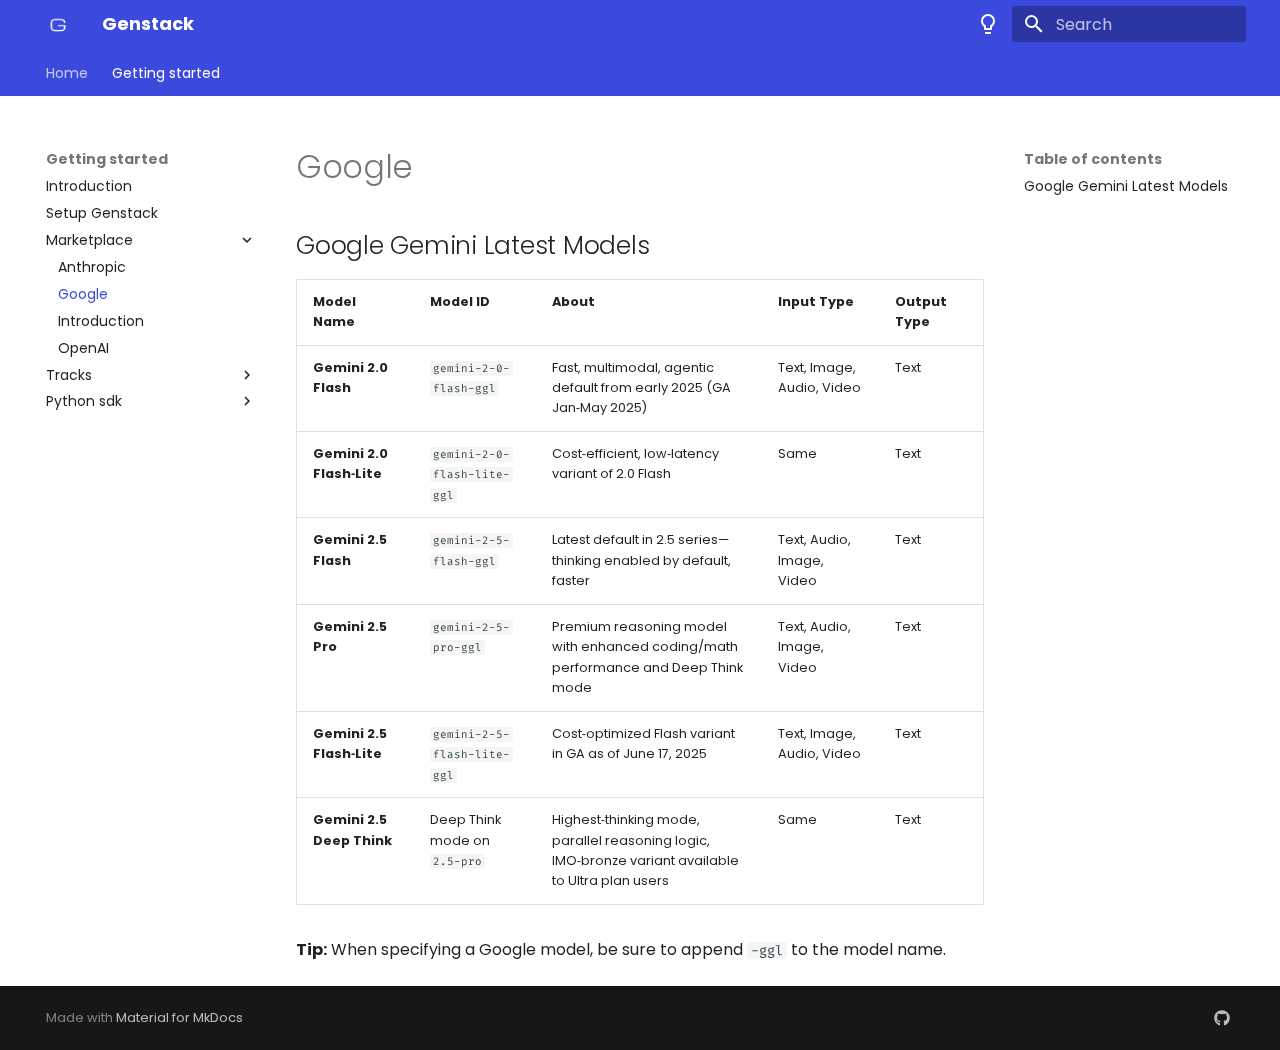
<file: getting-started/Marketplace/google/index.html>
<!doctype html>
<html lang="en" class="no-js">
  <head>
    
      <meta charset="utf-8">
      <meta name="viewport" content="width=device-width,initial-scale=1">
      
      
      
      
        <link rel="prev" href="../anthropic/">
      
      
        <link rel="next" href="../intro/">
      
      
      <link rel="icon" href="../../../assets/logo.png">
      <meta name="generator" content="mkdocs-1.6.1, mkdocs-material-9.6.16">
    
    
      
        <title>Google - Genstack</title>
      
    
    
      <link rel="stylesheet" href="../../../assets/stylesheets/main.7e37652d.min.css">
      
        
        <link rel="stylesheet" href="../../../assets/stylesheets/palette.06af60db.min.css">
      
      


    
    
      
    
    
      
        
        
        <link rel="preconnect" href="https://fonts.gstatic.com" crossorigin>
        <link rel="stylesheet" href="https://fonts.googleapis.com/css?family=Poppins:300,300i,400,400i,700,700i%7CFira+Code:400,400i,700,700i&display=fallback">
        <style>:root{--md-text-font:"Poppins";--md-code-font:"Fira Code"}</style>
      
    
    
      <link rel="stylesheet" href="../../../stylesheets/extra.css">
    
    <script>__md_scope=new URL("../../..",location),__md_hash=e=>[...e].reduce(((e,_)=>(e<<5)-e+_.charCodeAt(0)),0),__md_get=(e,_=localStorage,t=__md_scope)=>JSON.parse(_.getItem(t.pathname+"."+e)),__md_set=(e,_,t=localStorage,a=__md_scope)=>{try{t.setItem(a.pathname+"."+e,JSON.stringify(_))}catch(e){}}</script>
    
      

    
    
    
  </head>
  
  
    
    
      
    
    
    
    
    <body dir="ltr" data-md-color-scheme="default" data-md-color-primary="custom" data-md-color-accent="custom">
  
    
    <input class="md-toggle" data-md-toggle="drawer" type="checkbox" id="__drawer" autocomplete="off">
    <input class="md-toggle" data-md-toggle="search" type="checkbox" id="__search" autocomplete="off">
    <label class="md-overlay" for="__drawer"></label>
    <div data-md-component="skip">
      
        
        <a href="#google-gemini-latest-models" class="md-skip">
          Skip to content
        </a>
      
    </div>
    <div data-md-component="announce">
      
    </div>
    
    
      

<header class="md-header" data-md-component="header">
  <nav class="md-header__inner md-grid" aria-label="Header">
    <a href="../../.." title="Genstack" class="md-header__button md-logo" aria-label="Genstack" data-md-component="logo">
      
  <img src="../../../assets/logo.png" alt="logo">

    </a>
    <label class="md-header__button md-icon" for="__drawer">
      
      <svg xmlns="http://www.w3.org/2000/svg" viewBox="0 0 24 24"><path d="M3 6h18v2H3zm0 5h18v2H3zm0 5h18v2H3z"/></svg>
    </label>
    <div class="md-header__title" data-md-component="header-title">
      <div class="md-header__ellipsis">
        <div class="md-header__topic">
          <span class="md-ellipsis">
            Genstack
          </span>
        </div>
        <div class="md-header__topic" data-md-component="header-topic">
          <span class="md-ellipsis">
            
              Google
            
          </span>
        </div>
      </div>
    </div>
    
      
        <form class="md-header__option" data-md-component="palette">
  
    
    
    
    <input class="md-option" data-md-color-media="" data-md-color-scheme="default" data-md-color-primary="custom" data-md-color-accent="custom"  aria-label="Switch to dark mode"  type="radio" name="__palette" id="__palette_0">
    
      <label class="md-header__button md-icon" title="Switch to dark mode" for="__palette_1" hidden>
        <svg xmlns="http://www.w3.org/2000/svg" viewBox="0 0 24 24"><path d="M12 2a7 7 0 0 1 7 7c0 2.38-1.19 4.47-3 5.74V17a1 1 0 0 1-1 1H9a1 1 0 0 1-1-1v-2.26C6.19 13.47 5 11.38 5 9a7 7 0 0 1 7-7M9 21v-1h6v1a1 1 0 0 1-1 1h-4a1 1 0 0 1-1-1m3-17a5 5 0 0 0-5 5c0 2.05 1.23 3.81 3 4.58V16h4v-2.42c1.77-.77 3-2.53 3-4.58a5 5 0 0 0-5-5"/></svg>
      </label>
    
  
    
    
    
    <input class="md-option" data-md-color-media="" data-md-color-scheme="slate" data-md-color-primary="custom" data-md-color-accent="custom"  aria-label="Switch to light mode"  type="radio" name="__palette" id="__palette_1">
    
      <label class="md-header__button md-icon" title="Switch to light mode" for="__palette_0" hidden>
        <svg xmlns="http://www.w3.org/2000/svg" viewBox="0 0 24 24"><path d="M12 2a7 7 0 0 0-7 7c0 2.38 1.19 4.47 3 5.74V17a1 1 0 0 0 1 1h6a1 1 0 0 0 1-1v-2.26c1.81-1.27 3-3.36 3-5.74a7 7 0 0 0-7-7M9 21a1 1 0 0 0 1 1h4a1 1 0 0 0 1-1v-1H9z"/></svg>
      </label>
    
  
</form>
      
    
    
      <script>var palette=__md_get("__palette");if(palette&&palette.color){if("(prefers-color-scheme)"===palette.color.media){var media=matchMedia("(prefers-color-scheme: light)"),input=document.querySelector(media.matches?"[data-md-color-media='(prefers-color-scheme: light)']":"[data-md-color-media='(prefers-color-scheme: dark)']");palette.color.media=input.getAttribute("data-md-color-media"),palette.color.scheme=input.getAttribute("data-md-color-scheme"),palette.color.primary=input.getAttribute("data-md-color-primary"),palette.color.accent=input.getAttribute("data-md-color-accent")}for(var[key,value]of Object.entries(palette.color))document.body.setAttribute("data-md-color-"+key,value)}</script>
    
    
    
      
      
        <label class="md-header__button md-icon" for="__search">
          
          <svg xmlns="http://www.w3.org/2000/svg" viewBox="0 0 24 24"><path d="M9.5 3A6.5 6.5 0 0 1 16 9.5c0 1.61-.59 3.09-1.56 4.23l.27.27h.79l5 5-1.5 1.5-5-5v-.79l-.27-.27A6.52 6.52 0 0 1 9.5 16 6.5 6.5 0 0 1 3 9.5 6.5 6.5 0 0 1 9.5 3m0 2C7 5 5 7 5 9.5S7 14 9.5 14 14 12 14 9.5 12 5 9.5 5"/></svg>
        </label>
        <div class="md-search" data-md-component="search" role="dialog">
  <label class="md-search__overlay" for="__search"></label>
  <div class="md-search__inner" role="search">
    <form class="md-search__form" name="search">
      <input type="text" class="md-search__input" name="query" aria-label="Search" placeholder="Search" autocapitalize="off" autocorrect="off" autocomplete="off" spellcheck="false" data-md-component="search-query" required>
      <label class="md-search__icon md-icon" for="__search">
        
        <svg xmlns="http://www.w3.org/2000/svg" viewBox="0 0 24 24"><path d="M9.5 3A6.5 6.5 0 0 1 16 9.5c0 1.61-.59 3.09-1.56 4.23l.27.27h.79l5 5-1.5 1.5-5-5v-.79l-.27-.27A6.52 6.52 0 0 1 9.5 16 6.5 6.5 0 0 1 3 9.5 6.5 6.5 0 0 1 9.5 3m0 2C7 5 5 7 5 9.5S7 14 9.5 14 14 12 14 9.5 12 5 9.5 5"/></svg>
        
        <svg xmlns="http://www.w3.org/2000/svg" viewBox="0 0 24 24"><path d="M20 11v2H8l5.5 5.5-1.42 1.42L4.16 12l7.92-7.92L13.5 5.5 8 11z"/></svg>
      </label>
      <nav class="md-search__options" aria-label="Search">
        
        <button type="reset" class="md-search__icon md-icon" title="Clear" aria-label="Clear" tabindex="-1">
          
          <svg xmlns="http://www.w3.org/2000/svg" viewBox="0 0 24 24"><path d="M19 6.41 17.59 5 12 10.59 6.41 5 5 6.41 10.59 12 5 17.59 6.41 19 12 13.41 17.59 19 19 17.59 13.41 12z"/></svg>
        </button>
      </nav>
      
        <div class="md-search__suggest" data-md-component="search-suggest"></div>
      
    </form>
    <div class="md-search__output">
      <div class="md-search__scrollwrap" tabindex="0" data-md-scrollfix>
        <div class="md-search-result" data-md-component="search-result">
          <div class="md-search-result__meta">
            Initializing search
          </div>
          <ol class="md-search-result__list" role="presentation"></ol>
        </div>
      </div>
    </div>
  </div>
</div>
      
    
    
  </nav>
  
</header>
    
    <div class="md-container" data-md-component="container">
      
      
        
          
            
<nav class="md-tabs" aria-label="Tabs" data-md-component="tabs">
  <div class="md-grid">
    <ul class="md-tabs__list">
      
        
  
  
  
  
    <li class="md-tabs__item">
      <a href="../../.." class="md-tabs__link">
        
  
  
    
  
  Home

      </a>
    </li>
  

      
        
  
  
  
    
  
  
    
    
      <li class="md-tabs__item md-tabs__item--active">
        <a href="../../intro/" class="md-tabs__link">
          
  
  
  Getting started

        </a>
      </li>
    
  

      
    </ul>
  </div>
</nav>
          
        
      
      <main class="md-main" data-md-component="main">
        <div class="md-main__inner md-grid">
          
            
              
              <div class="md-sidebar md-sidebar--primary" data-md-component="sidebar" data-md-type="navigation" >
                <div class="md-sidebar__scrollwrap">
                  <div class="md-sidebar__inner">
                    


  


<nav class="md-nav md-nav--primary md-nav--lifted" aria-label="Navigation" data-md-level="0">
  <label class="md-nav__title" for="__drawer">
    <a href="../../.." title="Genstack" class="md-nav__button md-logo" aria-label="Genstack" data-md-component="logo">
      
  <img src="../../../assets/logo.png" alt="logo">

    </a>
    Genstack
  </label>
  
  <ul class="md-nav__list" data-md-scrollfix>
    
      
      
  
  
  
  
    <li class="md-nav__item">
      <a href="../../.." class="md-nav__link">
        
  
  
  <span class="md-ellipsis">
    Home
    
  </span>
  

      </a>
    </li>
  

    
      
      
  
  
    
  
  
  
    
    
    
    
      
        
        
      
      
    
    
    <li class="md-nav__item md-nav__item--active md-nav__item--section md-nav__item--nested">
      
        
        
        <input class="md-nav__toggle md-toggle " type="checkbox" id="__nav_2" checked>
        
          
          <label class="md-nav__link" for="__nav_2" id="__nav_2_label" tabindex="">
            
  
  
  <span class="md-ellipsis">
    Getting started
    
  </span>
  

            <span class="md-nav__icon md-icon"></span>
          </label>
        
        <nav class="md-nav" data-md-level="1" aria-labelledby="__nav_2_label" aria-expanded="true">
          <label class="md-nav__title" for="__nav_2">
            <span class="md-nav__icon md-icon"></span>
            Getting started
          </label>
          <ul class="md-nav__list" data-md-scrollfix>
            
              
                
  
  
  
  
    <li class="md-nav__item">
      <a href="../../intro/" class="md-nav__link">
        
  
  
  <span class="md-ellipsis">
    Introduction
    
  </span>
  

      </a>
    </li>
  

              
            
              
                
  
  
  
  
    <li class="md-nav__item">
      <a href="../../setup/" class="md-nav__link">
        
  
  
  <span class="md-ellipsis">
    Setup Genstack
    
  </span>
  

      </a>
    </li>
  

              
            
              
                
  
  
    
  
  
  
    
    
    
    
      
      
    
    
    <li class="md-nav__item md-nav__item--active md-nav__item--nested">
      
        
        
        <input class="md-nav__toggle md-toggle " type="checkbox" id="__nav_2_3" checked>
        
          
          <label class="md-nav__link" for="__nav_2_3" id="__nav_2_3_label" tabindex="0">
            
  
  
  <span class="md-ellipsis">
    Marketplace
    
  </span>
  

            <span class="md-nav__icon md-icon"></span>
          </label>
        
        <nav class="md-nav" data-md-level="2" aria-labelledby="__nav_2_3_label" aria-expanded="true">
          <label class="md-nav__title" for="__nav_2_3">
            <span class="md-nav__icon md-icon"></span>
            Marketplace
          </label>
          <ul class="md-nav__list" data-md-scrollfix>
            
              
                
  
  
  
  
    <li class="md-nav__item">
      <a href="../anthropic/" class="md-nav__link">
        
  
  
  <span class="md-ellipsis">
    Anthropic
    
  </span>
  

      </a>
    </li>
  

              
            
              
                
  
  
    
  
  
  
    <li class="md-nav__item md-nav__item--active">
      
      <input class="md-nav__toggle md-toggle" type="checkbox" id="__toc">
      
      
      
        <label class="md-nav__link md-nav__link--active" for="__toc">
          
  
  
  <span class="md-ellipsis">
    Google
    
  </span>
  

          <span class="md-nav__icon md-icon"></span>
        </label>
      
      <a href="./" class="md-nav__link md-nav__link--active">
        
  
  
  <span class="md-ellipsis">
    Google
    
  </span>
  

      </a>
      
        

<nav class="md-nav md-nav--secondary" aria-label="Table of contents">
  
  
  
  
    <label class="md-nav__title" for="__toc">
      <span class="md-nav__icon md-icon"></span>
      Table of contents
    </label>
    <ul class="md-nav__list" data-md-component="toc" data-md-scrollfix>
      
        <li class="md-nav__item">
  <a href="#google-gemini-latest-models" class="md-nav__link">
    <span class="md-ellipsis">
      Google Gemini Latest Models
    </span>
  </a>
  
</li>
      
    </ul>
  
</nav>
      
    </li>
  

              
            
              
                
  
  
  
  
    <li class="md-nav__item">
      <a href="../intro/" class="md-nav__link">
        
  
  
  <span class="md-ellipsis">
    Introduction
    
  </span>
  

      </a>
    </li>
  

              
            
              
                
  
  
  
  
    <li class="md-nav__item">
      <a href="../openai/" class="md-nav__link">
        
  
  
  <span class="md-ellipsis">
    OpenAI
    
  </span>
  

      </a>
    </li>
  

              
            
          </ul>
        </nav>
      
    </li>
  

              
            
              
                
  
  
  
  
    
    
    
    
      
      
    
    
    <li class="md-nav__item md-nav__item--nested">
      
        
        
        <input class="md-nav__toggle md-toggle " type="checkbox" id="__nav_2_4" >
        
          
          <label class="md-nav__link" for="__nav_2_4" id="__nav_2_4_label" tabindex="0">
            
  
  
  <span class="md-ellipsis">
    Tracks
    
  </span>
  

            <span class="md-nav__icon md-icon"></span>
          </label>
        
        <nav class="md-nav" data-md-level="2" aria-labelledby="__nav_2_4_label" aria-expanded="false">
          <label class="md-nav__title" for="__nav_2_4">
            <span class="md-nav__icon md-icon"></span>
            Tracks
          </label>
          <ul class="md-nav__list" data-md-scrollfix>
            
              
                
  
  
  
  
    <li class="md-nav__item">
      <a href="../../Tracks/intro/" class="md-nav__link">
        
  
  
  <span class="md-ellipsis">
    Introduction
    
  </span>
  

      </a>
    </li>
  

              
            
          </ul>
        </nav>
      
    </li>
  

              
            
              
                
  
  
  
  
    
    
    
    
      
      
    
    
    <li class="md-nav__item md-nav__item--nested">
      
        
        
        <input class="md-nav__toggle md-toggle " type="checkbox" id="__nav_2_5" >
        
          
          <label class="md-nav__link" for="__nav_2_5" id="__nav_2_5_label" tabindex="0">
            
  
  
  <span class="md-ellipsis">
    Python sdk
    
  </span>
  

            <span class="md-nav__icon md-icon"></span>
          </label>
        
        <nav class="md-nav" data-md-level="2" aria-labelledby="__nav_2_5_label" aria-expanded="false">
          <label class="md-nav__title" for="__nav_2_5">
            <span class="md-nav__icon md-icon"></span>
            Python sdk
          </label>
          <ul class="md-nav__list" data-md-scrollfix>
            
              
                
  
  
  
  
    <li class="md-nav__item">
      <a href="../../python-sdk/guide/" class="md-nav__link">
        
  
  
  <span class="md-ellipsis">
    Genstack Python SDK
    
  </span>
  

      </a>
    </li>
  

              
            
              
                
  
  
  
  
    <li class="md-nav__item">
      <a href="../../python-sdk/methods/" class="md-nav__link">
        
  
  
  <span class="md-ellipsis">
    Genstack Python SDK — Method Guide
    
  </span>
  

      </a>
    </li>
  

              
            
          </ul>
        </nav>
      
    </li>
  

              
            
          </ul>
        </nav>
      
    </li>
  

    
  </ul>
</nav>
                  </div>
                </div>
              </div>
            
            
              
              <div class="md-sidebar md-sidebar--secondary" data-md-component="sidebar" data-md-type="toc" >
                <div class="md-sidebar__scrollwrap">
                  <div class="md-sidebar__inner">
                    

<nav class="md-nav md-nav--secondary" aria-label="Table of contents">
  
  
  
  
    <label class="md-nav__title" for="__toc">
      <span class="md-nav__icon md-icon"></span>
      Table of contents
    </label>
    <ul class="md-nav__list" data-md-component="toc" data-md-scrollfix>
      
        <li class="md-nav__item">
  <a href="#google-gemini-latest-models" class="md-nav__link">
    <span class="md-ellipsis">
      Google Gemini Latest Models
    </span>
  </a>
  
</li>
      
    </ul>
  
</nav>
                  </div>
                </div>
              </div>
            
          
          
            <div class="md-content" data-md-component="content">
              <article class="md-content__inner md-typeset">
                
                  



  <h1>Google</h1>

<h2 id="google-gemini-latest-models">Google Gemini Latest Models</h2>
<table>
<thead>
<tr>
<th>Model Name</th>
<th>Model ID</th>
<th>About</th>
<th>Input Type</th>
<th>Output Type</th>
</tr>
</thead>
<tbody>
<tr>
<td><strong>Gemini 2.0 Flash</strong></td>
<td><code>gemini-2-0-flash-ggl</code></td>
<td>Fast, multimodal, agentic default from early 2025 (GA Jan‑May 2025)</td>
<td>Text, Image, Audio, Video</td>
<td>Text</td>
</tr>
<tr>
<td><strong>Gemini 2.0 Flash‑Lite</strong></td>
<td><code>gemini-2-0-flash-lite-ggl</code></td>
<td>Cost‑efficient, low‑latency variant of 2.0 Flash</td>
<td>Same</td>
<td>Text</td>
</tr>
<tr>
<td><strong>Gemini 2.5 Flash</strong></td>
<td><code>gemini-2-5-flash-ggl</code></td>
<td>Latest default in 2.5 series—thinking enabled by default, faster</td>
<td>Text, Audio, Image, Video</td>
<td>Text</td>
</tr>
<tr>
<td><strong>Gemini 2.5 Pro</strong></td>
<td><code>gemini-2-5-pro-ggl</code></td>
<td>Premium reasoning model with enhanced coding/math performance and Deep Think mode</td>
<td>Text, Audio, Image, Video</td>
<td>Text</td>
</tr>
<tr>
<td><strong>Gemini 2.5 Flash‑Lite</strong></td>
<td><code>gemini-2-5-flash-lite-ggl</code></td>
<td>Cost‑optimized Flash variant in GA as of June 17, 2025</td>
<td>Text, Image, Audio, Video</td>
<td>Text</td>
</tr>
<tr>
<td><strong>Gemini 2.5 Deep Think</strong></td>
<td>Deep Think mode on <code>2.5-pro</code></td>
<td>Highest‑thinking mode, parallel reasoning logic, IMO‑bronze variant available to Ultra plan users</td>
<td>Same</td>
<td>Text</td>
</tr>
</tbody>
</table>
<p><strong>Tip:</strong> When specifying a Google model, be sure to append <code>-ggl</code> to the model name.</p>












                
              </article>
            </div>
          
          
<script>var target=document.getElementById(location.hash.slice(1));target&&target.name&&(target.checked=target.name.startsWith("__tabbed_"))</script>
        </div>
        
      </main>
      
        <footer class="md-footer">
  
  <div class="md-footer-meta md-typeset">
    <div class="md-footer-meta__inner md-grid">
      <div class="md-copyright">
  
  
    Made with
    <a href="https://squidfunk.github.io/mkdocs-material/" target="_blank" rel="noopener">
      Material for MkDocs
    </a>
  
</div>
      
        <div class="md-social">
  
    
    
    
    
      
      
    
    <a href="https://github.com/myusername/myapp" target="_blank" rel="noopener" title="github.com" class="md-social__link">
      <svg xmlns="http://www.w3.org/2000/svg" viewBox="0 0 512 512"><!--! Font Awesome Free 7.0.0 by @fontawesome - https://fontawesome.com License - https://fontawesome.com/license/free (Icons: CC BY 4.0, Fonts: SIL OFL 1.1, Code: MIT License) Copyright 2025 Fonticons, Inc.--><path fill="currentColor" d="M173.9 397.4c0 2-2.3 3.6-5.2 3.6-3.3.3-5.6-1.3-5.6-3.6 0-2 2.3-3.6 5.2-3.6 3-.3 5.6 1.3 5.6 3.6m-31.1-4.5c-.7 2 1.3 4.3 4.3 4.9 2.6 1 5.6 0 6.2-2s-1.3-4.3-4.3-5.2c-2.6-.7-5.5.3-6.2 2.3m44.2-1.7c-2.9.7-4.9 2.6-4.6 4.9.3 2 2.9 3.3 5.9 2.6 2.9-.7 4.9-2.6 4.6-4.6-.3-1.9-3-3.2-5.9-2.9M252.8 8C114.1 8 8 113.3 8 252c0 110.9 69.8 205.8 169.5 239.2 12.8 2.3 17.3-5.6 17.3-12.1 0-6.2-.3-40.4-.3-61.4 0 0-70 15-84.7-29.8 0 0-11.4-29.1-27.8-36.6 0 0-22.9-15.7 1.6-15.4 0 0 24.9 2 38.6 25.8 21.9 38.6 58.6 27.5 72.9 20.9 2.3-16 8.8-27.1 16-33.7-55.9-6.2-112.3-14.3-112.3-110.5 0-27.5 7.6-41.3 23.6-58.9-2.6-6.5-11.1-33.3 2.6-67.9 20.9-6.5 69 27 69 27 20-5.6 41.5-8.5 62.8-8.5s42.8 2.9 62.8 8.5c0 0 48.1-33.6 69-27 13.7 34.7 5.2 61.4 2.6 67.9 16 17.7 25.8 31.5 25.8 58.9 0 96.5-58.9 104.2-114.8 110.5 9.2 7.9 17 22.9 17 46.4 0 33.7-.3 75.4-.3 83.6 0 6.5 4.6 14.4 17.3 12.1C436.2 457.8 504 362.9 504 252 504 113.3 391.5 8 252.8 8M105.2 352.9c-1.3 1-1 3.3.7 5.2 1.6 1.6 3.9 2.3 5.2 1 1.3-1 1-3.3-.7-5.2-1.6-1.6-3.9-2.3-5.2-1m-10.8-8.1c-.7 1.3.3 2.9 2.3 3.9 1.6 1 3.6.7 4.3-.7.7-1.3-.3-2.9-2.3-3.9-2-.6-3.6-.3-4.3.7m32.4 35.6c-1.6 1.3-1 4.3 1.3 6.2 2.3 2.3 5.2 2.6 6.5 1 1.3-1.3.7-4.3-1.3-6.2-2.2-2.3-5.2-2.6-6.5-1m-11.4-14.7c-1.6 1-1.6 3.6 0 5.9s4.3 3.3 5.6 2.3c1.6-1.3 1.6-3.9 0-6.2-1.4-2.3-4-3.3-5.6-2"/></svg>
    </a>
  
</div>
      
    </div>
  </div>
</footer>
      
    </div>
    <div class="md-dialog" data-md-component="dialog">
      <div class="md-dialog__inner md-typeset"></div>
    </div>
    
    
    
      
      <script id="__config" type="application/json">{"base": "../../..", "features": ["navigation.instant", "navigation.tabs", "search.suggest", "search.highlight", "content.code.copy"], "search": "../../../assets/javascripts/workers/search.d50fe291.min.js", "tags": null, "translations": {"clipboard.copied": "Copied to clipboard", "clipboard.copy": "Copy to clipboard", "search.result.more.one": "1 more on this page", "search.result.more.other": "# more on this page", "search.result.none": "No matching documents", "search.result.one": "1 matching document", "search.result.other": "# matching documents", "search.result.placeholder": "Type to start searching", "search.result.term.missing": "Missing", "select.version": "Select version"}, "version": null}</script>
    
    
      <script src="../../../assets/javascripts/bundle.50899def.min.js"></script>
      
    
  </body>
</html>
</file>
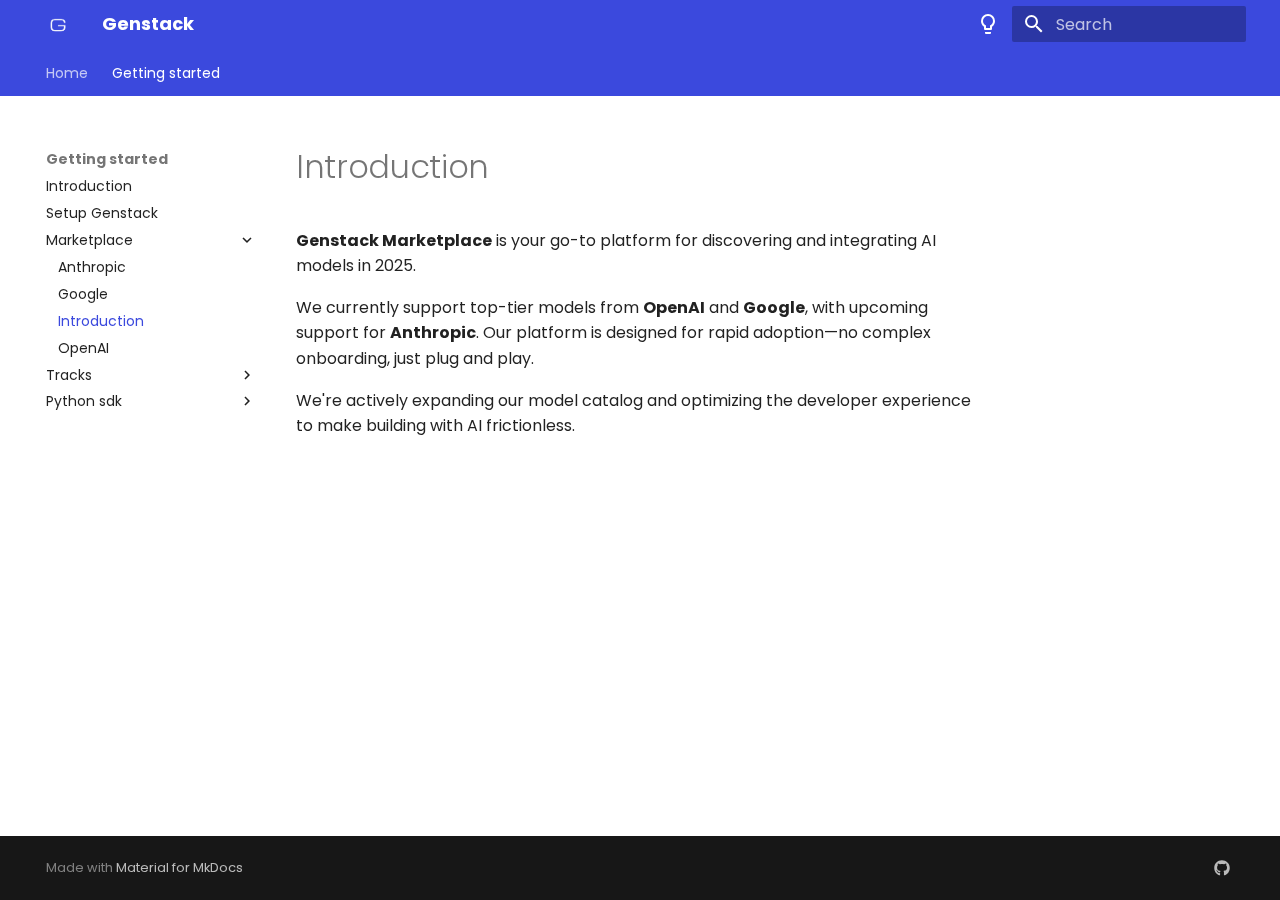
<file: getting-started/Marketplace/intro/index.html>
<!doctype html>
<html lang="en" class="no-js">
  <head>
    
      <meta charset="utf-8">
      <meta name="viewport" content="width=device-width,initial-scale=1">
      
      
      
      
        <link rel="prev" href="../google/">
      
      
        <link rel="next" href="../openai/">
      
      
      <link rel="icon" href="../../../assets/logo.png">
      <meta name="generator" content="mkdocs-1.6.1, mkdocs-material-9.6.16">
    
    
      
        <title>Introduction - Genstack</title>
      
    
    
      <link rel="stylesheet" href="../../../assets/stylesheets/main.7e37652d.min.css">
      
        
        <link rel="stylesheet" href="../../../assets/stylesheets/palette.06af60db.min.css">
      
      


    
    
      
    
    
      
        
        
        <link rel="preconnect" href="https://fonts.gstatic.com" crossorigin>
        <link rel="stylesheet" href="https://fonts.googleapis.com/css?family=Poppins:300,300i,400,400i,700,700i%7CFira+Code:400,400i,700,700i&display=fallback">
        <style>:root{--md-text-font:"Poppins";--md-code-font:"Fira Code"}</style>
      
    
    
      <link rel="stylesheet" href="../../../stylesheets/extra.css">
    
    <script>__md_scope=new URL("../../..",location),__md_hash=e=>[...e].reduce(((e,_)=>(e<<5)-e+_.charCodeAt(0)),0),__md_get=(e,_=localStorage,t=__md_scope)=>JSON.parse(_.getItem(t.pathname+"."+e)),__md_set=(e,_,t=localStorage,a=__md_scope)=>{try{t.setItem(a.pathname+"."+e,JSON.stringify(_))}catch(e){}}</script>
    
      

    
    
    
  </head>
  
  
    
    
      
    
    
    
    
    <body dir="ltr" data-md-color-scheme="default" data-md-color-primary="custom" data-md-color-accent="custom">
  
    
    <input class="md-toggle" data-md-toggle="drawer" type="checkbox" id="__drawer" autocomplete="off">
    <input class="md-toggle" data-md-toggle="search" type="checkbox" id="__search" autocomplete="off">
    <label class="md-overlay" for="__drawer"></label>
    <div data-md-component="skip">
      
        
        <a href="#introduction" class="md-skip">
          Skip to content
        </a>
      
    </div>
    <div data-md-component="announce">
      
    </div>
    
    
      

<header class="md-header" data-md-component="header">
  <nav class="md-header__inner md-grid" aria-label="Header">
    <a href="../../.." title="Genstack" class="md-header__button md-logo" aria-label="Genstack" data-md-component="logo">
      
  <img src="../../../assets/logo.png" alt="logo">

    </a>
    <label class="md-header__button md-icon" for="__drawer">
      
      <svg xmlns="http://www.w3.org/2000/svg" viewBox="0 0 24 24"><path d="M3 6h18v2H3zm0 5h18v2H3zm0 5h18v2H3z"/></svg>
    </label>
    <div class="md-header__title" data-md-component="header-title">
      <div class="md-header__ellipsis">
        <div class="md-header__topic">
          <span class="md-ellipsis">
            Genstack
          </span>
        </div>
        <div class="md-header__topic" data-md-component="header-topic">
          <span class="md-ellipsis">
            
              Introduction
            
          </span>
        </div>
      </div>
    </div>
    
      
        <form class="md-header__option" data-md-component="palette">
  
    
    
    
    <input class="md-option" data-md-color-media="" data-md-color-scheme="default" data-md-color-primary="custom" data-md-color-accent="custom"  aria-label="Switch to dark mode"  type="radio" name="__palette" id="__palette_0">
    
      <label class="md-header__button md-icon" title="Switch to dark mode" for="__palette_1" hidden>
        <svg xmlns="http://www.w3.org/2000/svg" viewBox="0 0 24 24"><path d="M12 2a7 7 0 0 1 7 7c0 2.38-1.19 4.47-3 5.74V17a1 1 0 0 1-1 1H9a1 1 0 0 1-1-1v-2.26C6.19 13.47 5 11.38 5 9a7 7 0 0 1 7-7M9 21v-1h6v1a1 1 0 0 1-1 1h-4a1 1 0 0 1-1-1m3-17a5 5 0 0 0-5 5c0 2.05 1.23 3.81 3 4.58V16h4v-2.42c1.77-.77 3-2.53 3-4.58a5 5 0 0 0-5-5"/></svg>
      </label>
    
  
    
    
    
    <input class="md-option" data-md-color-media="" data-md-color-scheme="slate" data-md-color-primary="custom" data-md-color-accent="custom"  aria-label="Switch to light mode"  type="radio" name="__palette" id="__palette_1">
    
      <label class="md-header__button md-icon" title="Switch to light mode" for="__palette_0" hidden>
        <svg xmlns="http://www.w3.org/2000/svg" viewBox="0 0 24 24"><path d="M12 2a7 7 0 0 0-7 7c0 2.38 1.19 4.47 3 5.74V17a1 1 0 0 0 1 1h6a1 1 0 0 0 1-1v-2.26c1.81-1.27 3-3.36 3-5.74a7 7 0 0 0-7-7M9 21a1 1 0 0 0 1 1h4a1 1 0 0 0 1-1v-1H9z"/></svg>
      </label>
    
  
</form>
      
    
    
      <script>var palette=__md_get("__palette");if(palette&&palette.color){if("(prefers-color-scheme)"===palette.color.media){var media=matchMedia("(prefers-color-scheme: light)"),input=document.querySelector(media.matches?"[data-md-color-media='(prefers-color-scheme: light)']":"[data-md-color-media='(prefers-color-scheme: dark)']");palette.color.media=input.getAttribute("data-md-color-media"),palette.color.scheme=input.getAttribute("data-md-color-scheme"),palette.color.primary=input.getAttribute("data-md-color-primary"),palette.color.accent=input.getAttribute("data-md-color-accent")}for(var[key,value]of Object.entries(palette.color))document.body.setAttribute("data-md-color-"+key,value)}</script>
    
    
    
      
      
        <label class="md-header__button md-icon" for="__search">
          
          <svg xmlns="http://www.w3.org/2000/svg" viewBox="0 0 24 24"><path d="M9.5 3A6.5 6.5 0 0 1 16 9.5c0 1.61-.59 3.09-1.56 4.23l.27.27h.79l5 5-1.5 1.5-5-5v-.79l-.27-.27A6.52 6.52 0 0 1 9.5 16 6.5 6.5 0 0 1 3 9.5 6.5 6.5 0 0 1 9.5 3m0 2C7 5 5 7 5 9.5S7 14 9.5 14 14 12 14 9.5 12 5 9.5 5"/></svg>
        </label>
        <div class="md-search" data-md-component="search" role="dialog">
  <label class="md-search__overlay" for="__search"></label>
  <div class="md-search__inner" role="search">
    <form class="md-search__form" name="search">
      <input type="text" class="md-search__input" name="query" aria-label="Search" placeholder="Search" autocapitalize="off" autocorrect="off" autocomplete="off" spellcheck="false" data-md-component="search-query" required>
      <label class="md-search__icon md-icon" for="__search">
        
        <svg xmlns="http://www.w3.org/2000/svg" viewBox="0 0 24 24"><path d="M9.5 3A6.5 6.5 0 0 1 16 9.5c0 1.61-.59 3.09-1.56 4.23l.27.27h.79l5 5-1.5 1.5-5-5v-.79l-.27-.27A6.52 6.52 0 0 1 9.5 16 6.5 6.5 0 0 1 3 9.5 6.5 6.5 0 0 1 9.5 3m0 2C7 5 5 7 5 9.5S7 14 9.5 14 14 12 14 9.5 12 5 9.5 5"/></svg>
        
        <svg xmlns="http://www.w3.org/2000/svg" viewBox="0 0 24 24"><path d="M20 11v2H8l5.5 5.5-1.42 1.42L4.16 12l7.92-7.92L13.5 5.5 8 11z"/></svg>
      </label>
      <nav class="md-search__options" aria-label="Search">
        
        <button type="reset" class="md-search__icon md-icon" title="Clear" aria-label="Clear" tabindex="-1">
          
          <svg xmlns="http://www.w3.org/2000/svg" viewBox="0 0 24 24"><path d="M19 6.41 17.59 5 12 10.59 6.41 5 5 6.41 10.59 12 5 17.59 6.41 19 12 13.41 17.59 19 19 17.59 13.41 12z"/></svg>
        </button>
      </nav>
      
        <div class="md-search__suggest" data-md-component="search-suggest"></div>
      
    </form>
    <div class="md-search__output">
      <div class="md-search__scrollwrap" tabindex="0" data-md-scrollfix>
        <div class="md-search-result" data-md-component="search-result">
          <div class="md-search-result__meta">
            Initializing search
          </div>
          <ol class="md-search-result__list" role="presentation"></ol>
        </div>
      </div>
    </div>
  </div>
</div>
      
    
    
  </nav>
  
</header>
    
    <div class="md-container" data-md-component="container">
      
      
        
          
            
<nav class="md-tabs" aria-label="Tabs" data-md-component="tabs">
  <div class="md-grid">
    <ul class="md-tabs__list">
      
        
  
  
  
  
    <li class="md-tabs__item">
      <a href="../../.." class="md-tabs__link">
        
  
  
    
  
  Home

      </a>
    </li>
  

      
        
  
  
  
    
  
  
    
    
      <li class="md-tabs__item md-tabs__item--active">
        <a href="../../intro/" class="md-tabs__link">
          
  
  
  Getting started

        </a>
      </li>
    
  

      
    </ul>
  </div>
</nav>
          
        
      
      <main class="md-main" data-md-component="main">
        <div class="md-main__inner md-grid">
          
            
              
              <div class="md-sidebar md-sidebar--primary" data-md-component="sidebar" data-md-type="navigation" >
                <div class="md-sidebar__scrollwrap">
                  <div class="md-sidebar__inner">
                    


  


<nav class="md-nav md-nav--primary md-nav--lifted" aria-label="Navigation" data-md-level="0">
  <label class="md-nav__title" for="__drawer">
    <a href="../../.." title="Genstack" class="md-nav__button md-logo" aria-label="Genstack" data-md-component="logo">
      
  <img src="../../../assets/logo.png" alt="logo">

    </a>
    Genstack
  </label>
  
  <ul class="md-nav__list" data-md-scrollfix>
    
      
      
  
  
  
  
    <li class="md-nav__item">
      <a href="../../.." class="md-nav__link">
        
  
  
  <span class="md-ellipsis">
    Home
    
  </span>
  

      </a>
    </li>
  

    
      
      
  
  
    
  
  
  
    
    
    
    
      
        
        
      
      
    
    
    <li class="md-nav__item md-nav__item--active md-nav__item--section md-nav__item--nested">
      
        
        
        <input class="md-nav__toggle md-toggle " type="checkbox" id="__nav_2" checked>
        
          
          <label class="md-nav__link" for="__nav_2" id="__nav_2_label" tabindex="">
            
  
  
  <span class="md-ellipsis">
    Getting started
    
  </span>
  

            <span class="md-nav__icon md-icon"></span>
          </label>
        
        <nav class="md-nav" data-md-level="1" aria-labelledby="__nav_2_label" aria-expanded="true">
          <label class="md-nav__title" for="__nav_2">
            <span class="md-nav__icon md-icon"></span>
            Getting started
          </label>
          <ul class="md-nav__list" data-md-scrollfix>
            
              
                
  
  
  
  
    <li class="md-nav__item">
      <a href="../../intro/" class="md-nav__link">
        
  
  
  <span class="md-ellipsis">
    Introduction
    
  </span>
  

      </a>
    </li>
  

              
            
              
                
  
  
  
  
    <li class="md-nav__item">
      <a href="../../setup/" class="md-nav__link">
        
  
  
  <span class="md-ellipsis">
    Setup Genstack
    
  </span>
  

      </a>
    </li>
  

              
            
              
                
  
  
    
  
  
  
    
    
    
    
      
      
    
    
    <li class="md-nav__item md-nav__item--active md-nav__item--nested">
      
        
        
        <input class="md-nav__toggle md-toggle " type="checkbox" id="__nav_2_3" checked>
        
          
          <label class="md-nav__link" for="__nav_2_3" id="__nav_2_3_label" tabindex="0">
            
  
  
  <span class="md-ellipsis">
    Marketplace
    
  </span>
  

            <span class="md-nav__icon md-icon"></span>
          </label>
        
        <nav class="md-nav" data-md-level="2" aria-labelledby="__nav_2_3_label" aria-expanded="true">
          <label class="md-nav__title" for="__nav_2_3">
            <span class="md-nav__icon md-icon"></span>
            Marketplace
          </label>
          <ul class="md-nav__list" data-md-scrollfix>
            
              
                
  
  
  
  
    <li class="md-nav__item">
      <a href="../anthropic/" class="md-nav__link">
        
  
  
  <span class="md-ellipsis">
    Anthropic
    
  </span>
  

      </a>
    </li>
  

              
            
              
                
  
  
  
  
    <li class="md-nav__item">
      <a href="../google/" class="md-nav__link">
        
  
  
  <span class="md-ellipsis">
    Google
    
  </span>
  

      </a>
    </li>
  

              
            
              
                
  
  
    
  
  
  
    <li class="md-nav__item md-nav__item--active">
      
      <input class="md-nav__toggle md-toggle" type="checkbox" id="__toc">
      
      
        
      
      
      <a href="./" class="md-nav__link md-nav__link--active">
        
  
  
  <span class="md-ellipsis">
    Introduction
    
  </span>
  

      </a>
      
    </li>
  

              
            
              
                
  
  
  
  
    <li class="md-nav__item">
      <a href="../openai/" class="md-nav__link">
        
  
  
  <span class="md-ellipsis">
    OpenAI
    
  </span>
  

      </a>
    </li>
  

              
            
          </ul>
        </nav>
      
    </li>
  

              
            
              
                
  
  
  
  
    
    
    
    
      
      
    
    
    <li class="md-nav__item md-nav__item--nested">
      
        
        
        <input class="md-nav__toggle md-toggle " type="checkbox" id="__nav_2_4" >
        
          
          <label class="md-nav__link" for="__nav_2_4" id="__nav_2_4_label" tabindex="0">
            
  
  
  <span class="md-ellipsis">
    Tracks
    
  </span>
  

            <span class="md-nav__icon md-icon"></span>
          </label>
        
        <nav class="md-nav" data-md-level="2" aria-labelledby="__nav_2_4_label" aria-expanded="false">
          <label class="md-nav__title" for="__nav_2_4">
            <span class="md-nav__icon md-icon"></span>
            Tracks
          </label>
          <ul class="md-nav__list" data-md-scrollfix>
            
              
                
  
  
  
  
    <li class="md-nav__item">
      <a href="../../Tracks/intro/" class="md-nav__link">
        
  
  
  <span class="md-ellipsis">
    Introduction
    
  </span>
  

      </a>
    </li>
  

              
            
          </ul>
        </nav>
      
    </li>
  

              
            
              
                
  
  
  
  
    
    
    
    
      
      
    
    
    <li class="md-nav__item md-nav__item--nested">
      
        
        
        <input class="md-nav__toggle md-toggle " type="checkbox" id="__nav_2_5" >
        
          
          <label class="md-nav__link" for="__nav_2_5" id="__nav_2_5_label" tabindex="0">
            
  
  
  <span class="md-ellipsis">
    Python sdk
    
  </span>
  

            <span class="md-nav__icon md-icon"></span>
          </label>
        
        <nav class="md-nav" data-md-level="2" aria-labelledby="__nav_2_5_label" aria-expanded="false">
          <label class="md-nav__title" for="__nav_2_5">
            <span class="md-nav__icon md-icon"></span>
            Python sdk
          </label>
          <ul class="md-nav__list" data-md-scrollfix>
            
              
                
  
  
  
  
    <li class="md-nav__item">
      <a href="../../python-sdk/guide/" class="md-nav__link">
        
  
  
  <span class="md-ellipsis">
    Genstack Python SDK
    
  </span>
  

      </a>
    </li>
  

              
            
              
                
  
  
  
  
    <li class="md-nav__item">
      <a href="../../python-sdk/methods/" class="md-nav__link">
        
  
  
  <span class="md-ellipsis">
    Genstack Python SDK — Method Guide
    
  </span>
  

      </a>
    </li>
  

              
            
          </ul>
        </nav>
      
    </li>
  

              
            
          </ul>
        </nav>
      
    </li>
  

    
  </ul>
</nav>
                  </div>
                </div>
              </div>
            
            
              
              <div class="md-sidebar md-sidebar--secondary" data-md-component="sidebar" data-md-type="toc" >
                <div class="md-sidebar__scrollwrap">
                  <div class="md-sidebar__inner">
                    

<nav class="md-nav md-nav--secondary" aria-label="Table of contents">
  
  
  
    
  
  
</nav>
                  </div>
                </div>
              </div>
            
          
          
            <div class="md-content" data-md-component="content">
              <article class="md-content__inner md-typeset">
                
                  



<h1 id="introduction">Introduction</h1>
<p><strong>Genstack Marketplace</strong> is your go-to platform for discovering and integrating AI models in 2025.</p>
<p>We currently support top-tier models from <strong>OpenAI</strong> and <strong>Google</strong>, with upcoming support for <strong>Anthropic</strong>. Our platform is designed for rapid adoption—no complex onboarding, just plug and play.</p>
<p>We're actively expanding our model catalog and optimizing the developer experience to make building with AI frictionless.</p>












                
              </article>
            </div>
          
          
<script>var target=document.getElementById(location.hash.slice(1));target&&target.name&&(target.checked=target.name.startsWith("__tabbed_"))</script>
        </div>
        
      </main>
      
        <footer class="md-footer">
  
  <div class="md-footer-meta md-typeset">
    <div class="md-footer-meta__inner md-grid">
      <div class="md-copyright">
  
  
    Made with
    <a href="https://squidfunk.github.io/mkdocs-material/" target="_blank" rel="noopener">
      Material for MkDocs
    </a>
  
</div>
      
        <div class="md-social">
  
    
    
    
    
      
      
    
    <a href="https://github.com/myusername/myapp" target="_blank" rel="noopener" title="github.com" class="md-social__link">
      <svg xmlns="http://www.w3.org/2000/svg" viewBox="0 0 512 512"><!--! Font Awesome Free 7.0.0 by @fontawesome - https://fontawesome.com License - https://fontawesome.com/license/free (Icons: CC BY 4.0, Fonts: SIL OFL 1.1, Code: MIT License) Copyright 2025 Fonticons, Inc.--><path fill="currentColor" d="M173.9 397.4c0 2-2.3 3.6-5.2 3.6-3.3.3-5.6-1.3-5.6-3.6 0-2 2.3-3.6 5.2-3.6 3-.3 5.6 1.3 5.6 3.6m-31.1-4.5c-.7 2 1.3 4.3 4.3 4.9 2.6 1 5.6 0 6.2-2s-1.3-4.3-4.3-5.2c-2.6-.7-5.5.3-6.2 2.3m44.2-1.7c-2.9.7-4.9 2.6-4.6 4.9.3 2 2.9 3.3 5.9 2.6 2.9-.7 4.9-2.6 4.6-4.6-.3-1.9-3-3.2-5.9-2.9M252.8 8C114.1 8 8 113.3 8 252c0 110.9 69.8 205.8 169.5 239.2 12.8 2.3 17.3-5.6 17.3-12.1 0-6.2-.3-40.4-.3-61.4 0 0-70 15-84.7-29.8 0 0-11.4-29.1-27.8-36.6 0 0-22.9-15.7 1.6-15.4 0 0 24.9 2 38.6 25.8 21.9 38.6 58.6 27.5 72.9 20.9 2.3-16 8.8-27.1 16-33.7-55.9-6.2-112.3-14.3-112.3-110.5 0-27.5 7.6-41.3 23.6-58.9-2.6-6.5-11.1-33.3 2.6-67.9 20.9-6.5 69 27 69 27 20-5.6 41.5-8.5 62.8-8.5s42.8 2.9 62.8 8.5c0 0 48.1-33.6 69-27 13.7 34.7 5.2 61.4 2.6 67.9 16 17.7 25.8 31.5 25.8 58.9 0 96.5-58.9 104.2-114.8 110.5 9.2 7.9 17 22.9 17 46.4 0 33.7-.3 75.4-.3 83.6 0 6.5 4.6 14.4 17.3 12.1C436.2 457.8 504 362.9 504 252 504 113.3 391.5 8 252.8 8M105.2 352.9c-1.3 1-1 3.3.7 5.2 1.6 1.6 3.9 2.3 5.2 1 1.3-1 1-3.3-.7-5.2-1.6-1.6-3.9-2.3-5.2-1m-10.8-8.1c-.7 1.3.3 2.9 2.3 3.9 1.6 1 3.6.7 4.3-.7.7-1.3-.3-2.9-2.3-3.9-2-.6-3.6-.3-4.3.7m32.4 35.6c-1.6 1.3-1 4.3 1.3 6.2 2.3 2.3 5.2 2.6 6.5 1 1.3-1.3.7-4.3-1.3-6.2-2.2-2.3-5.2-2.6-6.5-1m-11.4-14.7c-1.6 1-1.6 3.6 0 5.9s4.3 3.3 5.6 2.3c1.6-1.3 1.6-3.9 0-6.2-1.4-2.3-4-3.3-5.6-2"/></svg>
    </a>
  
</div>
      
    </div>
  </div>
</footer>
      
    </div>
    <div class="md-dialog" data-md-component="dialog">
      <div class="md-dialog__inner md-typeset"></div>
    </div>
    
    
    
      
      <script id="__config" type="application/json">{"base": "../../..", "features": ["navigation.instant", "navigation.tabs", "search.suggest", "search.highlight", "content.code.copy"], "search": "../../../assets/javascripts/workers/search.d50fe291.min.js", "tags": null, "translations": {"clipboard.copied": "Copied to clipboard", "clipboard.copy": "Copy to clipboard", "search.result.more.one": "1 more on this page", "search.result.more.other": "# more on this page", "search.result.none": "No matching documents", "search.result.one": "1 matching document", "search.result.other": "# matching documents", "search.result.placeholder": "Type to start searching", "search.result.term.missing": "Missing", "select.version": "Select version"}, "version": null}</script>
    
    
      <script src="../../../assets/javascripts/bundle.50899def.min.js"></script>
      
    
  </body>
</html>
</file>
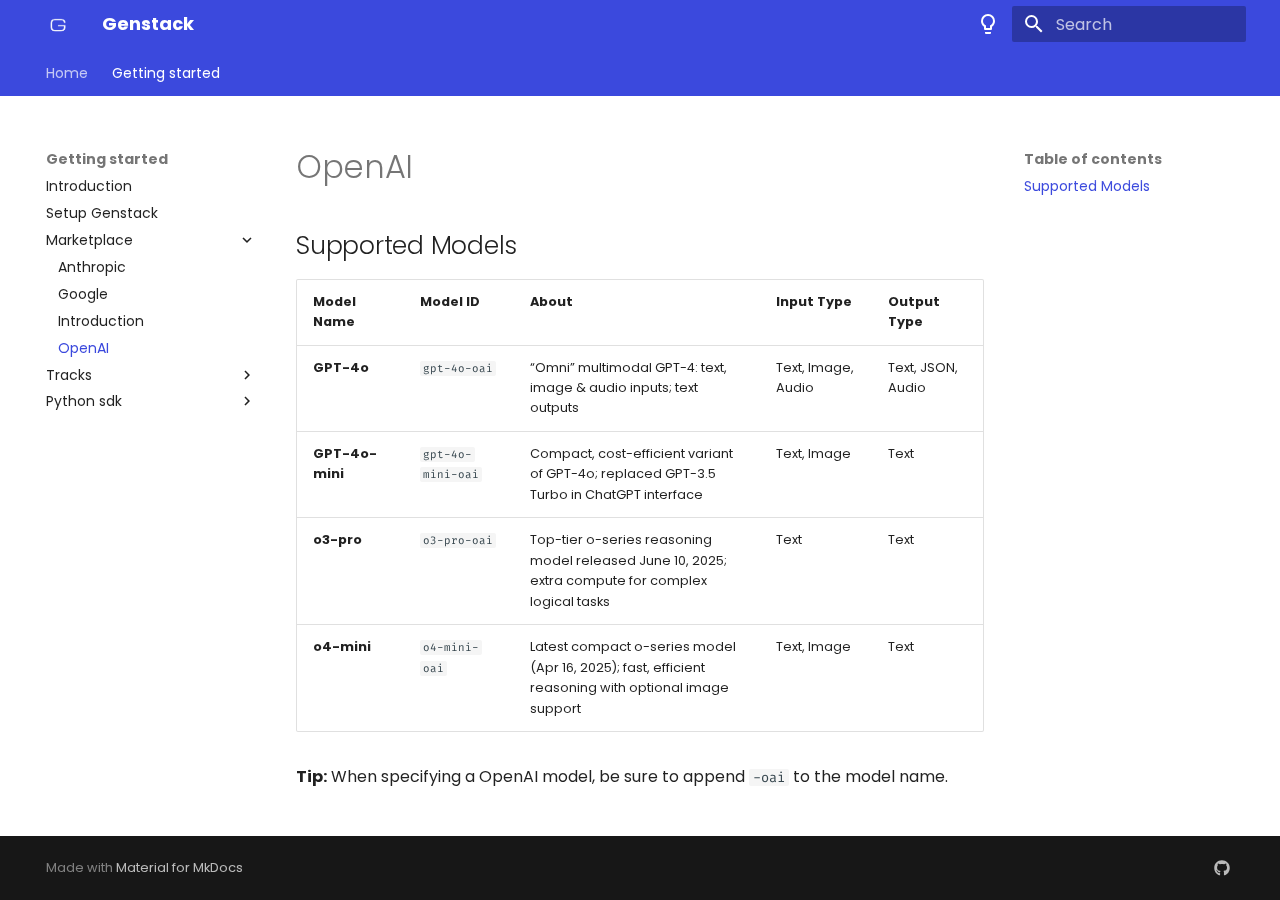
<file: getting-started/Marketplace/openai/index.html>
<!doctype html>
<html lang="en" class="no-js">
  <head>
    
      <meta charset="utf-8">
      <meta name="viewport" content="width=device-width,initial-scale=1">
      
      
      
      
        <link rel="prev" href="../intro/">
      
      
        <link rel="next" href="../../Tracks/intro/">
      
      
      <link rel="icon" href="../../../assets/logo.png">
      <meta name="generator" content="mkdocs-1.6.1, mkdocs-material-9.6.16">
    
    
      
        <title>OpenAI - Genstack</title>
      
    
    
      <link rel="stylesheet" href="../../../assets/stylesheets/main.7e37652d.min.css">
      
        
        <link rel="stylesheet" href="../../../assets/stylesheets/palette.06af60db.min.css">
      
      


    
    
      
    
    
      
        
        
        <link rel="preconnect" href="https://fonts.gstatic.com" crossorigin>
        <link rel="stylesheet" href="https://fonts.googleapis.com/css?family=Poppins:300,300i,400,400i,700,700i%7CFira+Code:400,400i,700,700i&display=fallback">
        <style>:root{--md-text-font:"Poppins";--md-code-font:"Fira Code"}</style>
      
    
    
      <link rel="stylesheet" href="../../../stylesheets/extra.css">
    
    <script>__md_scope=new URL("../../..",location),__md_hash=e=>[...e].reduce(((e,_)=>(e<<5)-e+_.charCodeAt(0)),0),__md_get=(e,_=localStorage,t=__md_scope)=>JSON.parse(_.getItem(t.pathname+"."+e)),__md_set=(e,_,t=localStorage,a=__md_scope)=>{try{t.setItem(a.pathname+"."+e,JSON.stringify(_))}catch(e){}}</script>
    
      

    
    
    
  </head>
  
  
    
    
      
    
    
    
    
    <body dir="ltr" data-md-color-scheme="default" data-md-color-primary="custom" data-md-color-accent="custom">
  
    
    <input class="md-toggle" data-md-toggle="drawer" type="checkbox" id="__drawer" autocomplete="off">
    <input class="md-toggle" data-md-toggle="search" type="checkbox" id="__search" autocomplete="off">
    <label class="md-overlay" for="__drawer"></label>
    <div data-md-component="skip">
      
        
        <a href="#openai" class="md-skip">
          Skip to content
        </a>
      
    </div>
    <div data-md-component="announce">
      
    </div>
    
    
      

<header class="md-header" data-md-component="header">
  <nav class="md-header__inner md-grid" aria-label="Header">
    <a href="../../.." title="Genstack" class="md-header__button md-logo" aria-label="Genstack" data-md-component="logo">
      
  <img src="../../../assets/logo.png" alt="logo">

    </a>
    <label class="md-header__button md-icon" for="__drawer">
      
      <svg xmlns="http://www.w3.org/2000/svg" viewBox="0 0 24 24"><path d="M3 6h18v2H3zm0 5h18v2H3zm0 5h18v2H3z"/></svg>
    </label>
    <div class="md-header__title" data-md-component="header-title">
      <div class="md-header__ellipsis">
        <div class="md-header__topic">
          <span class="md-ellipsis">
            Genstack
          </span>
        </div>
        <div class="md-header__topic" data-md-component="header-topic">
          <span class="md-ellipsis">
            
              OpenAI
            
          </span>
        </div>
      </div>
    </div>
    
      
        <form class="md-header__option" data-md-component="palette">
  
    
    
    
    <input class="md-option" data-md-color-media="" data-md-color-scheme="default" data-md-color-primary="custom" data-md-color-accent="custom"  aria-label="Switch to dark mode"  type="radio" name="__palette" id="__palette_0">
    
      <label class="md-header__button md-icon" title="Switch to dark mode" for="__palette_1" hidden>
        <svg xmlns="http://www.w3.org/2000/svg" viewBox="0 0 24 24"><path d="M12 2a7 7 0 0 1 7 7c0 2.38-1.19 4.47-3 5.74V17a1 1 0 0 1-1 1H9a1 1 0 0 1-1-1v-2.26C6.19 13.47 5 11.38 5 9a7 7 0 0 1 7-7M9 21v-1h6v1a1 1 0 0 1-1 1h-4a1 1 0 0 1-1-1m3-17a5 5 0 0 0-5 5c0 2.05 1.23 3.81 3 4.58V16h4v-2.42c1.77-.77 3-2.53 3-4.58a5 5 0 0 0-5-5"/></svg>
      </label>
    
  
    
    
    
    <input class="md-option" data-md-color-media="" data-md-color-scheme="slate" data-md-color-primary="custom" data-md-color-accent="custom"  aria-label="Switch to light mode"  type="radio" name="__palette" id="__palette_1">
    
      <label class="md-header__button md-icon" title="Switch to light mode" for="__palette_0" hidden>
        <svg xmlns="http://www.w3.org/2000/svg" viewBox="0 0 24 24"><path d="M12 2a7 7 0 0 0-7 7c0 2.38 1.19 4.47 3 5.74V17a1 1 0 0 0 1 1h6a1 1 0 0 0 1-1v-2.26c1.81-1.27 3-3.36 3-5.74a7 7 0 0 0-7-7M9 21a1 1 0 0 0 1 1h4a1 1 0 0 0 1-1v-1H9z"/></svg>
      </label>
    
  
</form>
      
    
    
      <script>var palette=__md_get("__palette");if(palette&&palette.color){if("(prefers-color-scheme)"===palette.color.media){var media=matchMedia("(prefers-color-scheme: light)"),input=document.querySelector(media.matches?"[data-md-color-media='(prefers-color-scheme: light)']":"[data-md-color-media='(prefers-color-scheme: dark)']");palette.color.media=input.getAttribute("data-md-color-media"),palette.color.scheme=input.getAttribute("data-md-color-scheme"),palette.color.primary=input.getAttribute("data-md-color-primary"),palette.color.accent=input.getAttribute("data-md-color-accent")}for(var[key,value]of Object.entries(palette.color))document.body.setAttribute("data-md-color-"+key,value)}</script>
    
    
    
      
      
        <label class="md-header__button md-icon" for="__search">
          
          <svg xmlns="http://www.w3.org/2000/svg" viewBox="0 0 24 24"><path d="M9.5 3A6.5 6.5 0 0 1 16 9.5c0 1.61-.59 3.09-1.56 4.23l.27.27h.79l5 5-1.5 1.5-5-5v-.79l-.27-.27A6.52 6.52 0 0 1 9.5 16 6.5 6.5 0 0 1 3 9.5 6.5 6.5 0 0 1 9.5 3m0 2C7 5 5 7 5 9.5S7 14 9.5 14 14 12 14 9.5 12 5 9.5 5"/></svg>
        </label>
        <div class="md-search" data-md-component="search" role="dialog">
  <label class="md-search__overlay" for="__search"></label>
  <div class="md-search__inner" role="search">
    <form class="md-search__form" name="search">
      <input type="text" class="md-search__input" name="query" aria-label="Search" placeholder="Search" autocapitalize="off" autocorrect="off" autocomplete="off" spellcheck="false" data-md-component="search-query" required>
      <label class="md-search__icon md-icon" for="__search">
        
        <svg xmlns="http://www.w3.org/2000/svg" viewBox="0 0 24 24"><path d="M9.5 3A6.5 6.5 0 0 1 16 9.5c0 1.61-.59 3.09-1.56 4.23l.27.27h.79l5 5-1.5 1.5-5-5v-.79l-.27-.27A6.52 6.52 0 0 1 9.5 16 6.5 6.5 0 0 1 3 9.5 6.5 6.5 0 0 1 9.5 3m0 2C7 5 5 7 5 9.5S7 14 9.5 14 14 12 14 9.5 12 5 9.5 5"/></svg>
        
        <svg xmlns="http://www.w3.org/2000/svg" viewBox="0 0 24 24"><path d="M20 11v2H8l5.5 5.5-1.42 1.42L4.16 12l7.92-7.92L13.5 5.5 8 11z"/></svg>
      </label>
      <nav class="md-search__options" aria-label="Search">
        
        <button type="reset" class="md-search__icon md-icon" title="Clear" aria-label="Clear" tabindex="-1">
          
          <svg xmlns="http://www.w3.org/2000/svg" viewBox="0 0 24 24"><path d="M19 6.41 17.59 5 12 10.59 6.41 5 5 6.41 10.59 12 5 17.59 6.41 19 12 13.41 17.59 19 19 17.59 13.41 12z"/></svg>
        </button>
      </nav>
      
        <div class="md-search__suggest" data-md-component="search-suggest"></div>
      
    </form>
    <div class="md-search__output">
      <div class="md-search__scrollwrap" tabindex="0" data-md-scrollfix>
        <div class="md-search-result" data-md-component="search-result">
          <div class="md-search-result__meta">
            Initializing search
          </div>
          <ol class="md-search-result__list" role="presentation"></ol>
        </div>
      </div>
    </div>
  </div>
</div>
      
    
    
  </nav>
  
</header>
    
    <div class="md-container" data-md-component="container">
      
      
        
          
            
<nav class="md-tabs" aria-label="Tabs" data-md-component="tabs">
  <div class="md-grid">
    <ul class="md-tabs__list">
      
        
  
  
  
  
    <li class="md-tabs__item">
      <a href="../../.." class="md-tabs__link">
        
  
  
    
  
  Home

      </a>
    </li>
  

      
        
  
  
  
    
  
  
    
    
      <li class="md-tabs__item md-tabs__item--active">
        <a href="../../intro/" class="md-tabs__link">
          
  
  
  Getting started

        </a>
      </li>
    
  

      
    </ul>
  </div>
</nav>
          
        
      
      <main class="md-main" data-md-component="main">
        <div class="md-main__inner md-grid">
          
            
              
              <div class="md-sidebar md-sidebar--primary" data-md-component="sidebar" data-md-type="navigation" >
                <div class="md-sidebar__scrollwrap">
                  <div class="md-sidebar__inner">
                    


  


<nav class="md-nav md-nav--primary md-nav--lifted" aria-label="Navigation" data-md-level="0">
  <label class="md-nav__title" for="__drawer">
    <a href="../../.." title="Genstack" class="md-nav__button md-logo" aria-label="Genstack" data-md-component="logo">
      
  <img src="../../../assets/logo.png" alt="logo">

    </a>
    Genstack
  </label>
  
  <ul class="md-nav__list" data-md-scrollfix>
    
      
      
  
  
  
  
    <li class="md-nav__item">
      <a href="../../.." class="md-nav__link">
        
  
  
  <span class="md-ellipsis">
    Home
    
  </span>
  

      </a>
    </li>
  

    
      
      
  
  
    
  
  
  
    
    
    
    
      
        
        
      
      
    
    
    <li class="md-nav__item md-nav__item--active md-nav__item--section md-nav__item--nested">
      
        
        
        <input class="md-nav__toggle md-toggle " type="checkbox" id="__nav_2" checked>
        
          
          <label class="md-nav__link" for="__nav_2" id="__nav_2_label" tabindex="">
            
  
  
  <span class="md-ellipsis">
    Getting started
    
  </span>
  

            <span class="md-nav__icon md-icon"></span>
          </label>
        
        <nav class="md-nav" data-md-level="1" aria-labelledby="__nav_2_label" aria-expanded="true">
          <label class="md-nav__title" for="__nav_2">
            <span class="md-nav__icon md-icon"></span>
            Getting started
          </label>
          <ul class="md-nav__list" data-md-scrollfix>
            
              
                
  
  
  
  
    <li class="md-nav__item">
      <a href="../../intro/" class="md-nav__link">
        
  
  
  <span class="md-ellipsis">
    Introduction
    
  </span>
  

      </a>
    </li>
  

              
            
              
                
  
  
  
  
    <li class="md-nav__item">
      <a href="../../setup/" class="md-nav__link">
        
  
  
  <span class="md-ellipsis">
    Setup Genstack
    
  </span>
  

      </a>
    </li>
  

              
            
              
                
  
  
    
  
  
  
    
    
    
    
      
      
    
    
    <li class="md-nav__item md-nav__item--active md-nav__item--nested">
      
        
        
        <input class="md-nav__toggle md-toggle " type="checkbox" id="__nav_2_3" checked>
        
          
          <label class="md-nav__link" for="__nav_2_3" id="__nav_2_3_label" tabindex="0">
            
  
  
  <span class="md-ellipsis">
    Marketplace
    
  </span>
  

            <span class="md-nav__icon md-icon"></span>
          </label>
        
        <nav class="md-nav" data-md-level="2" aria-labelledby="__nav_2_3_label" aria-expanded="true">
          <label class="md-nav__title" for="__nav_2_3">
            <span class="md-nav__icon md-icon"></span>
            Marketplace
          </label>
          <ul class="md-nav__list" data-md-scrollfix>
            
              
                
  
  
  
  
    <li class="md-nav__item">
      <a href="../anthropic/" class="md-nav__link">
        
  
  
  <span class="md-ellipsis">
    Anthropic
    
  </span>
  

      </a>
    </li>
  

              
            
              
                
  
  
  
  
    <li class="md-nav__item">
      <a href="../google/" class="md-nav__link">
        
  
  
  <span class="md-ellipsis">
    Google
    
  </span>
  

      </a>
    </li>
  

              
            
              
                
  
  
  
  
    <li class="md-nav__item">
      <a href="../intro/" class="md-nav__link">
        
  
  
  <span class="md-ellipsis">
    Introduction
    
  </span>
  

      </a>
    </li>
  

              
            
              
                
  
  
    
  
  
  
    <li class="md-nav__item md-nav__item--active">
      
      <input class="md-nav__toggle md-toggle" type="checkbox" id="__toc">
      
      
        
      
      
        <label class="md-nav__link md-nav__link--active" for="__toc">
          
  
  
  <span class="md-ellipsis">
    OpenAI
    
  </span>
  

          <span class="md-nav__icon md-icon"></span>
        </label>
      
      <a href="./" class="md-nav__link md-nav__link--active">
        
  
  
  <span class="md-ellipsis">
    OpenAI
    
  </span>
  

      </a>
      
        

<nav class="md-nav md-nav--secondary" aria-label="Table of contents">
  
  
  
    
  
  
    <label class="md-nav__title" for="__toc">
      <span class="md-nav__icon md-icon"></span>
      Table of contents
    </label>
    <ul class="md-nav__list" data-md-component="toc" data-md-scrollfix>
      
        <li class="md-nav__item">
  <a href="#supported-models" class="md-nav__link">
    <span class="md-ellipsis">
      Supported Models
    </span>
  </a>
  
</li>
      
    </ul>
  
</nav>
      
    </li>
  

              
            
          </ul>
        </nav>
      
    </li>
  

              
            
              
                
  
  
  
  
    
    
    
    
      
      
    
    
    <li class="md-nav__item md-nav__item--nested">
      
        
        
        <input class="md-nav__toggle md-toggle " type="checkbox" id="__nav_2_4" >
        
          
          <label class="md-nav__link" for="__nav_2_4" id="__nav_2_4_label" tabindex="0">
            
  
  
  <span class="md-ellipsis">
    Tracks
    
  </span>
  

            <span class="md-nav__icon md-icon"></span>
          </label>
        
        <nav class="md-nav" data-md-level="2" aria-labelledby="__nav_2_4_label" aria-expanded="false">
          <label class="md-nav__title" for="__nav_2_4">
            <span class="md-nav__icon md-icon"></span>
            Tracks
          </label>
          <ul class="md-nav__list" data-md-scrollfix>
            
              
                
  
  
  
  
    <li class="md-nav__item">
      <a href="../../Tracks/intro/" class="md-nav__link">
        
  
  
  <span class="md-ellipsis">
    Introduction
    
  </span>
  

      </a>
    </li>
  

              
            
          </ul>
        </nav>
      
    </li>
  

              
            
              
                
  
  
  
  
    
    
    
    
      
      
    
    
    <li class="md-nav__item md-nav__item--nested">
      
        
        
        <input class="md-nav__toggle md-toggle " type="checkbox" id="__nav_2_5" >
        
          
          <label class="md-nav__link" for="__nav_2_5" id="__nav_2_5_label" tabindex="0">
            
  
  
  <span class="md-ellipsis">
    Python sdk
    
  </span>
  

            <span class="md-nav__icon md-icon"></span>
          </label>
        
        <nav class="md-nav" data-md-level="2" aria-labelledby="__nav_2_5_label" aria-expanded="false">
          <label class="md-nav__title" for="__nav_2_5">
            <span class="md-nav__icon md-icon"></span>
            Python sdk
          </label>
          <ul class="md-nav__list" data-md-scrollfix>
            
              
                
  
  
  
  
    <li class="md-nav__item">
      <a href="../../python-sdk/guide/" class="md-nav__link">
        
  
  
  <span class="md-ellipsis">
    Genstack Python SDK
    
  </span>
  

      </a>
    </li>
  

              
            
              
                
  
  
  
  
    <li class="md-nav__item">
      <a href="../../python-sdk/methods/" class="md-nav__link">
        
  
  
  <span class="md-ellipsis">
    Genstack Python SDK — Method Guide
    
  </span>
  

      </a>
    </li>
  

              
            
          </ul>
        </nav>
      
    </li>
  

              
            
          </ul>
        </nav>
      
    </li>
  

    
  </ul>
</nav>
                  </div>
                </div>
              </div>
            
            
              
              <div class="md-sidebar md-sidebar--secondary" data-md-component="sidebar" data-md-type="toc" >
                <div class="md-sidebar__scrollwrap">
                  <div class="md-sidebar__inner">
                    

<nav class="md-nav md-nav--secondary" aria-label="Table of contents">
  
  
  
    
  
  
    <label class="md-nav__title" for="__toc">
      <span class="md-nav__icon md-icon"></span>
      Table of contents
    </label>
    <ul class="md-nav__list" data-md-component="toc" data-md-scrollfix>
      
        <li class="md-nav__item">
  <a href="#supported-models" class="md-nav__link">
    <span class="md-ellipsis">
      Supported Models
    </span>
  </a>
  
</li>
      
    </ul>
  
</nav>
                  </div>
                </div>
              </div>
            
          
          
            <div class="md-content" data-md-component="content">
              <article class="md-content__inner md-typeset">
                
                  



<h1 id="openai">OpenAI</h1>
<h2 id="supported-models">Supported Models</h2>
<table>
<thead>
<tr>
<th>Model Name</th>
<th>Model ID</th>
<th>About</th>
<th>Input Type</th>
<th>Output Type</th>
</tr>
</thead>
<tbody>
<tr>
<td><strong>GPT-4o</strong></td>
<td><code>gpt-4o-oai</code></td>
<td>“Omni” multimodal GPT-4: text, image &amp; audio inputs; text outputs</td>
<td>Text, Image, Audio</td>
<td>Text, JSON, Audio</td>
</tr>
<tr>
<td><strong>GPT-4o-mini</strong></td>
<td><code>gpt-4o-mini-oai</code></td>
<td>Compact, cost-efficient variant of GPT-4o; replaced GPT-3.5 Turbo in ChatGPT interface</td>
<td>Text, Image</td>
<td>Text</td>
</tr>
<tr>
<td><strong>o3-pro</strong></td>
<td><code>o3-pro-oai</code></td>
<td>Top-tier o-series reasoning model released June 10, 2025; extra compute for complex logical tasks</td>
<td>Text</td>
<td>Text</td>
</tr>
<tr>
<td><strong>o4-mini</strong></td>
<td><code>o4-mini-oai</code></td>
<td>Latest compact o-series model (Apr 16, 2025); fast, efficient reasoning with optional image support</td>
<td>Text, Image</td>
<td>Text</td>
</tr>
</tbody>
</table>
<p><strong>Tip:</strong> When specifying a OpenAI model, be sure to append <code>-oai</code> to the model name.</p>












                
              </article>
            </div>
          
          
<script>var target=document.getElementById(location.hash.slice(1));target&&target.name&&(target.checked=target.name.startsWith("__tabbed_"))</script>
        </div>
        
      </main>
      
        <footer class="md-footer">
  
  <div class="md-footer-meta md-typeset">
    <div class="md-footer-meta__inner md-grid">
      <div class="md-copyright">
  
  
    Made with
    <a href="https://squidfunk.github.io/mkdocs-material/" target="_blank" rel="noopener">
      Material for MkDocs
    </a>
  
</div>
      
        <div class="md-social">
  
    
    
    
    
      
      
    
    <a href="https://github.com/myusername/myapp" target="_blank" rel="noopener" title="github.com" class="md-social__link">
      <svg xmlns="http://www.w3.org/2000/svg" viewBox="0 0 512 512"><!--! Font Awesome Free 7.0.0 by @fontawesome - https://fontawesome.com License - https://fontawesome.com/license/free (Icons: CC BY 4.0, Fonts: SIL OFL 1.1, Code: MIT License) Copyright 2025 Fonticons, Inc.--><path fill="currentColor" d="M173.9 397.4c0 2-2.3 3.6-5.2 3.6-3.3.3-5.6-1.3-5.6-3.6 0-2 2.3-3.6 5.2-3.6 3-.3 5.6 1.3 5.6 3.6m-31.1-4.5c-.7 2 1.3 4.3 4.3 4.9 2.6 1 5.6 0 6.2-2s-1.3-4.3-4.3-5.2c-2.6-.7-5.5.3-6.2 2.3m44.2-1.7c-2.9.7-4.9 2.6-4.6 4.9.3 2 2.9 3.3 5.9 2.6 2.9-.7 4.9-2.6 4.6-4.6-.3-1.9-3-3.2-5.9-2.9M252.8 8C114.1 8 8 113.3 8 252c0 110.9 69.8 205.8 169.5 239.2 12.8 2.3 17.3-5.6 17.3-12.1 0-6.2-.3-40.4-.3-61.4 0 0-70 15-84.7-29.8 0 0-11.4-29.1-27.8-36.6 0 0-22.9-15.7 1.6-15.4 0 0 24.9 2 38.6 25.8 21.9 38.6 58.6 27.5 72.9 20.9 2.3-16 8.8-27.1 16-33.7-55.9-6.2-112.3-14.3-112.3-110.5 0-27.5 7.6-41.3 23.6-58.9-2.6-6.5-11.1-33.3 2.6-67.9 20.9-6.5 69 27 69 27 20-5.6 41.5-8.5 62.8-8.5s42.8 2.9 62.8 8.5c0 0 48.1-33.6 69-27 13.7 34.7 5.2 61.4 2.6 67.9 16 17.7 25.8 31.5 25.8 58.9 0 96.5-58.9 104.2-114.8 110.5 9.2 7.9 17 22.9 17 46.4 0 33.7-.3 75.4-.3 83.6 0 6.5 4.6 14.4 17.3 12.1C436.2 457.8 504 362.9 504 252 504 113.3 391.5 8 252.8 8M105.2 352.9c-1.3 1-1 3.3.7 5.2 1.6 1.6 3.9 2.3 5.2 1 1.3-1 1-3.3-.7-5.2-1.6-1.6-3.9-2.3-5.2-1m-10.8-8.1c-.7 1.3.3 2.9 2.3 3.9 1.6 1 3.6.7 4.3-.7.7-1.3-.3-2.9-2.3-3.9-2-.6-3.6-.3-4.3.7m32.4 35.6c-1.6 1.3-1 4.3 1.3 6.2 2.3 2.3 5.2 2.6 6.5 1 1.3-1.3.7-4.3-1.3-6.2-2.2-2.3-5.2-2.6-6.5-1m-11.4-14.7c-1.6 1-1.6 3.6 0 5.9s4.3 3.3 5.6 2.3c1.6-1.3 1.6-3.9 0-6.2-1.4-2.3-4-3.3-5.6-2"/></svg>
    </a>
  
</div>
      
    </div>
  </div>
</footer>
      
    </div>
    <div class="md-dialog" data-md-component="dialog">
      <div class="md-dialog__inner md-typeset"></div>
    </div>
    
    
    
      
      <script id="__config" type="application/json">{"base": "../../..", "features": ["navigation.instant", "navigation.tabs", "search.suggest", "search.highlight", "content.code.copy"], "search": "../../../assets/javascripts/workers/search.d50fe291.min.js", "tags": null, "translations": {"clipboard.copied": "Copied to clipboard", "clipboard.copy": "Copy to clipboard", "search.result.more.one": "1 more on this page", "search.result.more.other": "# more on this page", "search.result.none": "No matching documents", "search.result.one": "1 matching document", "search.result.other": "# matching documents", "search.result.placeholder": "Type to start searching", "search.result.term.missing": "Missing", "select.version": "Select version"}, "version": null}</script>
    
    
      <script src="../../../assets/javascripts/bundle.50899def.min.js"></script>
      
    
  </body>
</html>
</file>
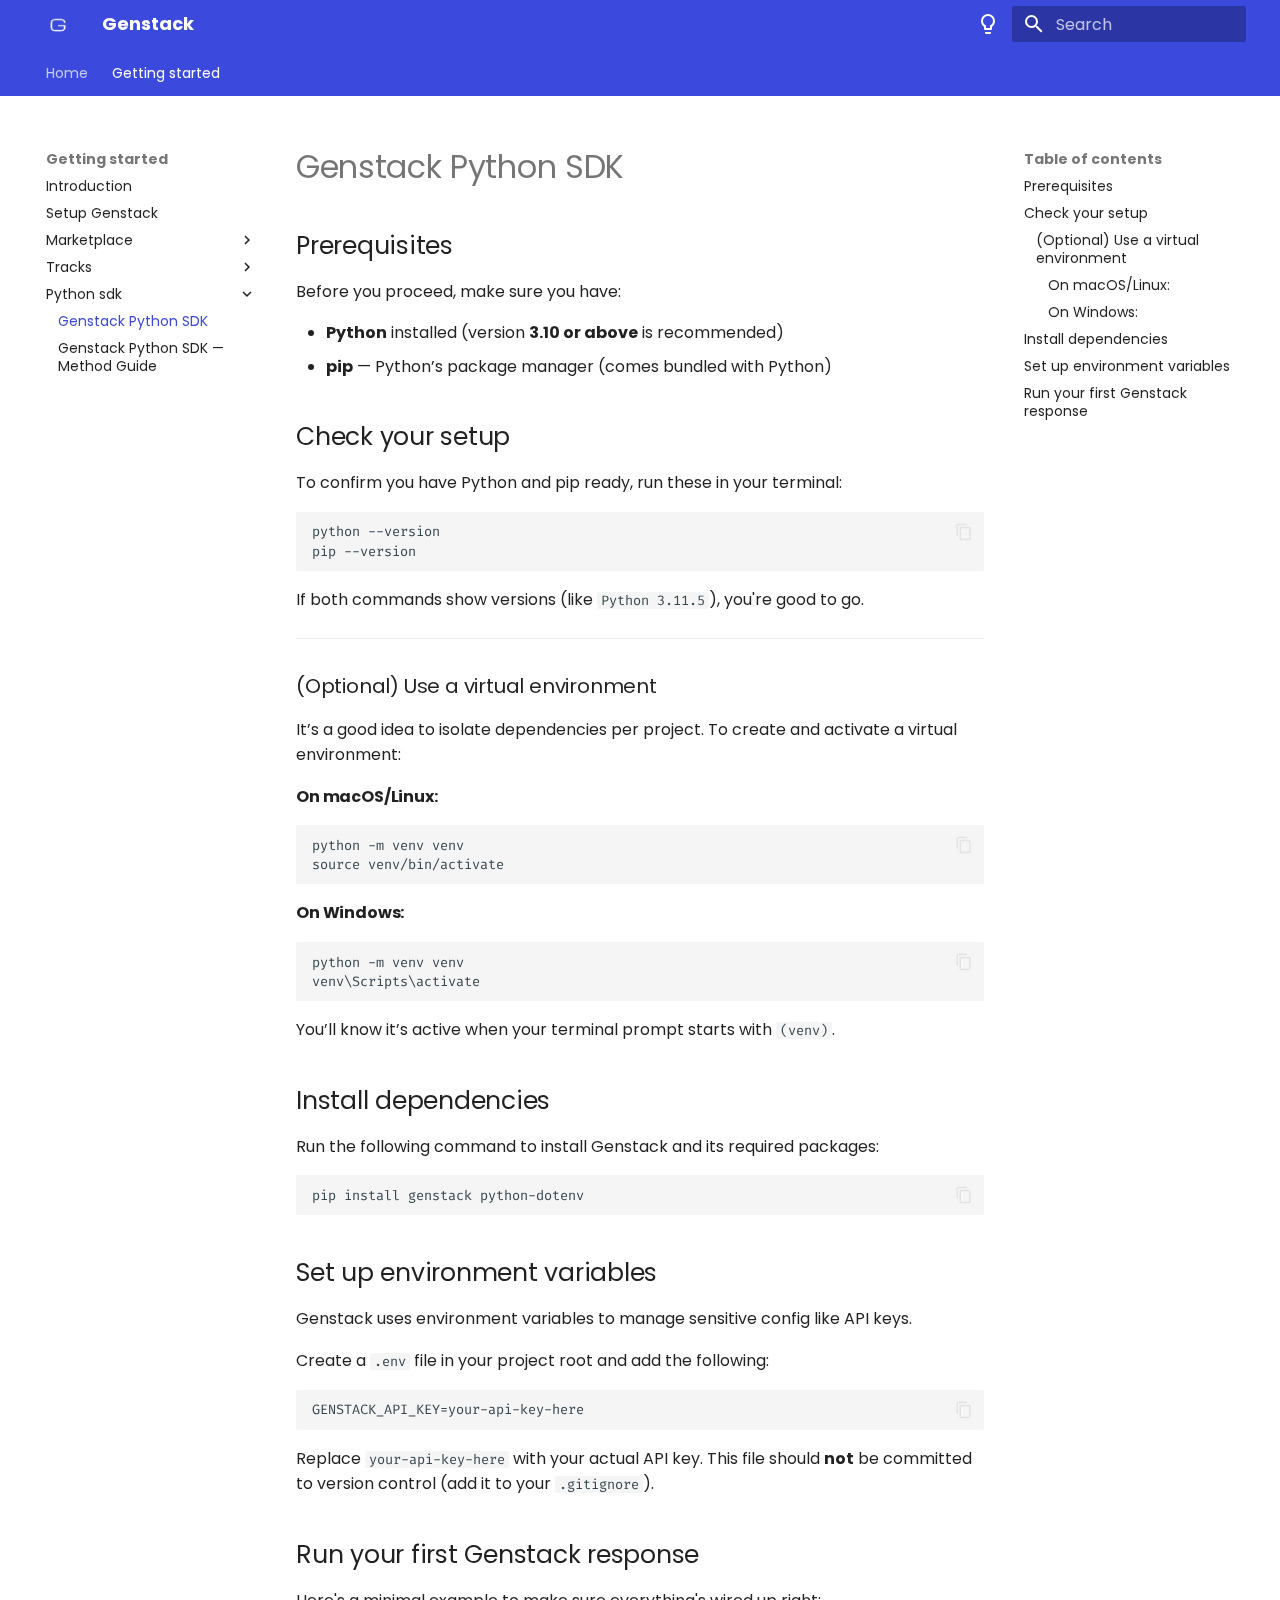
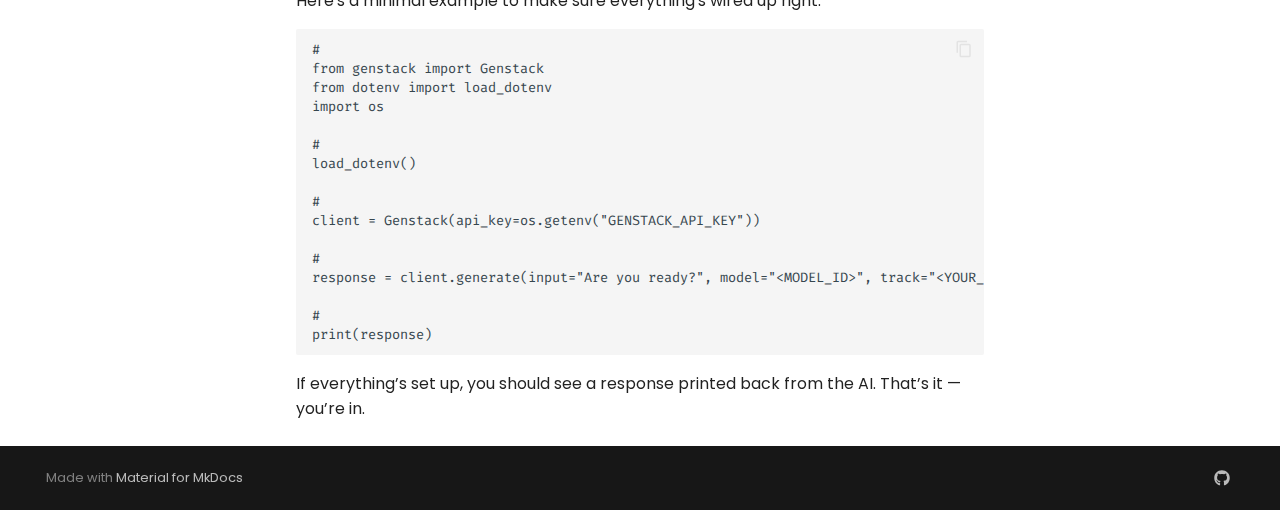
<file: getting-started/python-sdk/guide/index.html>
<!doctype html>
<html lang="en" class="no-js">
  <head>
    
      <meta charset="utf-8">
      <meta name="viewport" content="width=device-width,initial-scale=1">
      
      
      
      
        <link rel="prev" href="../../Tracks/intro/">
      
      
        <link rel="next" href="../methods/">
      
      
      <link rel="icon" href="../../../assets/logo.png">
      <meta name="generator" content="mkdocs-1.6.1, mkdocs-material-9.6.16">
    
    
      
        <title>Genstack Python SDK - Genstack</title>
      
    
    
      <link rel="stylesheet" href="../../../assets/stylesheets/main.7e37652d.min.css">
      
        
        <link rel="stylesheet" href="../../../assets/stylesheets/palette.06af60db.min.css">
      
      


    
    
      
    
    
      
        
        
        <link rel="preconnect" href="https://fonts.gstatic.com" crossorigin>
        <link rel="stylesheet" href="https://fonts.googleapis.com/css?family=Poppins:300,300i,400,400i,700,700i%7CFira+Code:400,400i,700,700i&display=fallback">
        <style>:root{--md-text-font:"Poppins";--md-code-font:"Fira Code"}</style>
      
    
    
      <link rel="stylesheet" href="../../../stylesheets/extra.css">
    
    <script>__md_scope=new URL("../../..",location),__md_hash=e=>[...e].reduce(((e,_)=>(e<<5)-e+_.charCodeAt(0)),0),__md_get=(e,_=localStorage,t=__md_scope)=>JSON.parse(_.getItem(t.pathname+"."+e)),__md_set=(e,_,t=localStorage,a=__md_scope)=>{try{t.setItem(a.pathname+"."+e,JSON.stringify(_))}catch(e){}}</script>
    
      

    
    
    
  </head>
  
  
    
    
      
    
    
    
    
    <body dir="ltr" data-md-color-scheme="default" data-md-color-primary="custom" data-md-color-accent="custom">
  
    
    <input class="md-toggle" data-md-toggle="drawer" type="checkbox" id="__drawer" autocomplete="off">
    <input class="md-toggle" data-md-toggle="search" type="checkbox" id="__search" autocomplete="off">
    <label class="md-overlay" for="__drawer"></label>
    <div data-md-component="skip">
      
        
        <a href="#genstack-python-sdk" class="md-skip">
          Skip to content
        </a>
      
    </div>
    <div data-md-component="announce">
      
    </div>
    
    
      

<header class="md-header" data-md-component="header">
  <nav class="md-header__inner md-grid" aria-label="Header">
    <a href="../../.." title="Genstack" class="md-header__button md-logo" aria-label="Genstack" data-md-component="logo">
      
  <img src="../../../assets/logo.png" alt="logo">

    </a>
    <label class="md-header__button md-icon" for="__drawer">
      
      <svg xmlns="http://www.w3.org/2000/svg" viewBox="0 0 24 24"><path d="M3 6h18v2H3zm0 5h18v2H3zm0 5h18v2H3z"/></svg>
    </label>
    <div class="md-header__title" data-md-component="header-title">
      <div class="md-header__ellipsis">
        <div class="md-header__topic">
          <span class="md-ellipsis">
            Genstack
          </span>
        </div>
        <div class="md-header__topic" data-md-component="header-topic">
          <span class="md-ellipsis">
            
              Genstack Python SDK
            
          </span>
        </div>
      </div>
    </div>
    
      
        <form class="md-header__option" data-md-component="palette">
  
    
    
    
    <input class="md-option" data-md-color-media="" data-md-color-scheme="default" data-md-color-primary="custom" data-md-color-accent="custom"  aria-label="Switch to dark mode"  type="radio" name="__palette" id="__palette_0">
    
      <label class="md-header__button md-icon" title="Switch to dark mode" for="__palette_1" hidden>
        <svg xmlns="http://www.w3.org/2000/svg" viewBox="0 0 24 24"><path d="M12 2a7 7 0 0 1 7 7c0 2.38-1.19 4.47-3 5.74V17a1 1 0 0 1-1 1H9a1 1 0 0 1-1-1v-2.26C6.19 13.47 5 11.38 5 9a7 7 0 0 1 7-7M9 21v-1h6v1a1 1 0 0 1-1 1h-4a1 1 0 0 1-1-1m3-17a5 5 0 0 0-5 5c0 2.05 1.23 3.81 3 4.58V16h4v-2.42c1.77-.77 3-2.53 3-4.58a5 5 0 0 0-5-5"/></svg>
      </label>
    
  
    
    
    
    <input class="md-option" data-md-color-media="" data-md-color-scheme="slate" data-md-color-primary="custom" data-md-color-accent="custom"  aria-label="Switch to light mode"  type="radio" name="__palette" id="__palette_1">
    
      <label class="md-header__button md-icon" title="Switch to light mode" for="__palette_0" hidden>
        <svg xmlns="http://www.w3.org/2000/svg" viewBox="0 0 24 24"><path d="M12 2a7 7 0 0 0-7 7c0 2.38 1.19 4.47 3 5.74V17a1 1 0 0 0 1 1h6a1 1 0 0 0 1-1v-2.26c1.81-1.27 3-3.36 3-5.74a7 7 0 0 0-7-7M9 21a1 1 0 0 0 1 1h4a1 1 0 0 0 1-1v-1H9z"/></svg>
      </label>
    
  
</form>
      
    
    
      <script>var palette=__md_get("__palette");if(palette&&palette.color){if("(prefers-color-scheme)"===palette.color.media){var media=matchMedia("(prefers-color-scheme: light)"),input=document.querySelector(media.matches?"[data-md-color-media='(prefers-color-scheme: light)']":"[data-md-color-media='(prefers-color-scheme: dark)']");palette.color.media=input.getAttribute("data-md-color-media"),palette.color.scheme=input.getAttribute("data-md-color-scheme"),palette.color.primary=input.getAttribute("data-md-color-primary"),palette.color.accent=input.getAttribute("data-md-color-accent")}for(var[key,value]of Object.entries(palette.color))document.body.setAttribute("data-md-color-"+key,value)}</script>
    
    
    
      
      
        <label class="md-header__button md-icon" for="__search">
          
          <svg xmlns="http://www.w3.org/2000/svg" viewBox="0 0 24 24"><path d="M9.5 3A6.5 6.5 0 0 1 16 9.5c0 1.61-.59 3.09-1.56 4.23l.27.27h.79l5 5-1.5 1.5-5-5v-.79l-.27-.27A6.52 6.52 0 0 1 9.5 16 6.5 6.5 0 0 1 3 9.5 6.5 6.5 0 0 1 9.5 3m0 2C7 5 5 7 5 9.5S7 14 9.5 14 14 12 14 9.5 12 5 9.5 5"/></svg>
        </label>
        <div class="md-search" data-md-component="search" role="dialog">
  <label class="md-search__overlay" for="__search"></label>
  <div class="md-search__inner" role="search">
    <form class="md-search__form" name="search">
      <input type="text" class="md-search__input" name="query" aria-label="Search" placeholder="Search" autocapitalize="off" autocorrect="off" autocomplete="off" spellcheck="false" data-md-component="search-query" required>
      <label class="md-search__icon md-icon" for="__search">
        
        <svg xmlns="http://www.w3.org/2000/svg" viewBox="0 0 24 24"><path d="M9.5 3A6.5 6.5 0 0 1 16 9.5c0 1.61-.59 3.09-1.56 4.23l.27.27h.79l5 5-1.5 1.5-5-5v-.79l-.27-.27A6.52 6.52 0 0 1 9.5 16 6.5 6.5 0 0 1 3 9.5 6.5 6.5 0 0 1 9.5 3m0 2C7 5 5 7 5 9.5S7 14 9.5 14 14 12 14 9.5 12 5 9.5 5"/></svg>
        
        <svg xmlns="http://www.w3.org/2000/svg" viewBox="0 0 24 24"><path d="M20 11v2H8l5.5 5.5-1.42 1.42L4.16 12l7.92-7.92L13.5 5.5 8 11z"/></svg>
      </label>
      <nav class="md-search__options" aria-label="Search">
        
        <button type="reset" class="md-search__icon md-icon" title="Clear" aria-label="Clear" tabindex="-1">
          
          <svg xmlns="http://www.w3.org/2000/svg" viewBox="0 0 24 24"><path d="M19 6.41 17.59 5 12 10.59 6.41 5 5 6.41 10.59 12 5 17.59 6.41 19 12 13.41 17.59 19 19 17.59 13.41 12z"/></svg>
        </button>
      </nav>
      
        <div class="md-search__suggest" data-md-component="search-suggest"></div>
      
    </form>
    <div class="md-search__output">
      <div class="md-search__scrollwrap" tabindex="0" data-md-scrollfix>
        <div class="md-search-result" data-md-component="search-result">
          <div class="md-search-result__meta">
            Initializing search
          </div>
          <ol class="md-search-result__list" role="presentation"></ol>
        </div>
      </div>
    </div>
  </div>
</div>
      
    
    
  </nav>
  
</header>
    
    <div class="md-container" data-md-component="container">
      
      
        
          
            
<nav class="md-tabs" aria-label="Tabs" data-md-component="tabs">
  <div class="md-grid">
    <ul class="md-tabs__list">
      
        
  
  
  
  
    <li class="md-tabs__item">
      <a href="../../.." class="md-tabs__link">
        
  
  
    
  
  Home

      </a>
    </li>
  

      
        
  
  
  
    
  
  
    
    
      <li class="md-tabs__item md-tabs__item--active">
        <a href="../../intro/" class="md-tabs__link">
          
  
  
  Getting started

        </a>
      </li>
    
  

      
    </ul>
  </div>
</nav>
          
        
      
      <main class="md-main" data-md-component="main">
        <div class="md-main__inner md-grid">
          
            
              
              <div class="md-sidebar md-sidebar--primary" data-md-component="sidebar" data-md-type="navigation" >
                <div class="md-sidebar__scrollwrap">
                  <div class="md-sidebar__inner">
                    


  


<nav class="md-nav md-nav--primary md-nav--lifted" aria-label="Navigation" data-md-level="0">
  <label class="md-nav__title" for="__drawer">
    <a href="../../.." title="Genstack" class="md-nav__button md-logo" aria-label="Genstack" data-md-component="logo">
      
  <img src="../../../assets/logo.png" alt="logo">

    </a>
    Genstack
  </label>
  
  <ul class="md-nav__list" data-md-scrollfix>
    
      
      
  
  
  
  
    <li class="md-nav__item">
      <a href="../../.." class="md-nav__link">
        
  
  
  <span class="md-ellipsis">
    Home
    
  </span>
  

      </a>
    </li>
  

    
      
      
  
  
    
  
  
  
    
    
    
    
      
        
        
      
      
    
    
    <li class="md-nav__item md-nav__item--active md-nav__item--section md-nav__item--nested">
      
        
        
        <input class="md-nav__toggle md-toggle " type="checkbox" id="__nav_2" checked>
        
          
          <label class="md-nav__link" for="__nav_2" id="__nav_2_label" tabindex="">
            
  
  
  <span class="md-ellipsis">
    Getting started
    
  </span>
  

            <span class="md-nav__icon md-icon"></span>
          </label>
        
        <nav class="md-nav" data-md-level="1" aria-labelledby="__nav_2_label" aria-expanded="true">
          <label class="md-nav__title" for="__nav_2">
            <span class="md-nav__icon md-icon"></span>
            Getting started
          </label>
          <ul class="md-nav__list" data-md-scrollfix>
            
              
                
  
  
  
  
    <li class="md-nav__item">
      <a href="../../intro/" class="md-nav__link">
        
  
  
  <span class="md-ellipsis">
    Introduction
    
  </span>
  

      </a>
    </li>
  

              
            
              
                
  
  
  
  
    <li class="md-nav__item">
      <a href="../../setup/" class="md-nav__link">
        
  
  
  <span class="md-ellipsis">
    Setup Genstack
    
  </span>
  

      </a>
    </li>
  

              
            
              
                
  
  
  
  
    
    
    
    
      
      
    
    
    <li class="md-nav__item md-nav__item--nested">
      
        
        
        <input class="md-nav__toggle md-toggle " type="checkbox" id="__nav_2_3" >
        
          
          <label class="md-nav__link" for="__nav_2_3" id="__nav_2_3_label" tabindex="0">
            
  
  
  <span class="md-ellipsis">
    Marketplace
    
  </span>
  

            <span class="md-nav__icon md-icon"></span>
          </label>
        
        <nav class="md-nav" data-md-level="2" aria-labelledby="__nav_2_3_label" aria-expanded="false">
          <label class="md-nav__title" for="__nav_2_3">
            <span class="md-nav__icon md-icon"></span>
            Marketplace
          </label>
          <ul class="md-nav__list" data-md-scrollfix>
            
              
                
  
  
  
  
    <li class="md-nav__item">
      <a href="../../Marketplace/anthropic/" class="md-nav__link">
        
  
  
  <span class="md-ellipsis">
    Anthropic
    
  </span>
  

      </a>
    </li>
  

              
            
              
                
  
  
  
  
    <li class="md-nav__item">
      <a href="../../Marketplace/google/" class="md-nav__link">
        
  
  
  <span class="md-ellipsis">
    Google
    
  </span>
  

      </a>
    </li>
  

              
            
              
                
  
  
  
  
    <li class="md-nav__item">
      <a href="../../Marketplace/intro/" class="md-nav__link">
        
  
  
  <span class="md-ellipsis">
    Introduction
    
  </span>
  

      </a>
    </li>
  

              
            
              
                
  
  
  
  
    <li class="md-nav__item">
      <a href="../../Marketplace/openai/" class="md-nav__link">
        
  
  
  <span class="md-ellipsis">
    OpenAI
    
  </span>
  

      </a>
    </li>
  

              
            
          </ul>
        </nav>
      
    </li>
  

              
            
              
                
  
  
  
  
    
    
    
    
      
      
    
    
    <li class="md-nav__item md-nav__item--nested">
      
        
        
        <input class="md-nav__toggle md-toggle " type="checkbox" id="__nav_2_4" >
        
          
          <label class="md-nav__link" for="__nav_2_4" id="__nav_2_4_label" tabindex="0">
            
  
  
  <span class="md-ellipsis">
    Tracks
    
  </span>
  

            <span class="md-nav__icon md-icon"></span>
          </label>
        
        <nav class="md-nav" data-md-level="2" aria-labelledby="__nav_2_4_label" aria-expanded="false">
          <label class="md-nav__title" for="__nav_2_4">
            <span class="md-nav__icon md-icon"></span>
            Tracks
          </label>
          <ul class="md-nav__list" data-md-scrollfix>
            
              
                
  
  
  
  
    <li class="md-nav__item">
      <a href="../../Tracks/intro/" class="md-nav__link">
        
  
  
  <span class="md-ellipsis">
    Introduction
    
  </span>
  

      </a>
    </li>
  

              
            
          </ul>
        </nav>
      
    </li>
  

              
            
              
                
  
  
    
  
  
  
    
    
    
    
      
      
    
    
    <li class="md-nav__item md-nav__item--active md-nav__item--nested">
      
        
        
        <input class="md-nav__toggle md-toggle " type="checkbox" id="__nav_2_5" checked>
        
          
          <label class="md-nav__link" for="__nav_2_5" id="__nav_2_5_label" tabindex="0">
            
  
  
  <span class="md-ellipsis">
    Python sdk
    
  </span>
  

            <span class="md-nav__icon md-icon"></span>
          </label>
        
        <nav class="md-nav" data-md-level="2" aria-labelledby="__nav_2_5_label" aria-expanded="true">
          <label class="md-nav__title" for="__nav_2_5">
            <span class="md-nav__icon md-icon"></span>
            Python sdk
          </label>
          <ul class="md-nav__list" data-md-scrollfix>
            
              
                
  
  
    
  
  
  
    <li class="md-nav__item md-nav__item--active">
      
      <input class="md-nav__toggle md-toggle" type="checkbox" id="__toc">
      
      
        
      
      
        <label class="md-nav__link md-nav__link--active" for="__toc">
          
  
  
  <span class="md-ellipsis">
    Genstack Python SDK
    
  </span>
  

          <span class="md-nav__icon md-icon"></span>
        </label>
      
      <a href="./" class="md-nav__link md-nav__link--active">
        
  
  
  <span class="md-ellipsis">
    Genstack Python SDK
    
  </span>
  

      </a>
      
        

<nav class="md-nav md-nav--secondary" aria-label="Table of contents">
  
  
  
    
  
  
    <label class="md-nav__title" for="__toc">
      <span class="md-nav__icon md-icon"></span>
      Table of contents
    </label>
    <ul class="md-nav__list" data-md-component="toc" data-md-scrollfix>
      
        <li class="md-nav__item">
  <a href="#prerequisites" class="md-nav__link">
    <span class="md-ellipsis">
      Prerequisites
    </span>
  </a>
  
</li>
      
        <li class="md-nav__item">
  <a href="#check-your-setup" class="md-nav__link">
    <span class="md-ellipsis">
      Check your setup
    </span>
  </a>
  
    <nav class="md-nav" aria-label="Check your setup">
      <ul class="md-nav__list">
        
          <li class="md-nav__item">
  <a href="#optional-use-a-virtual-environment" class="md-nav__link">
    <span class="md-ellipsis">
      (Optional) Use a virtual environment
    </span>
  </a>
  
    <nav class="md-nav" aria-label="(Optional) Use a virtual environment">
      <ul class="md-nav__list">
        
          <li class="md-nav__item">
  <a href="#on-macoslinux" class="md-nav__link">
    <span class="md-ellipsis">
      On macOS/Linux:
    </span>
  </a>
  
</li>
        
          <li class="md-nav__item">
  <a href="#on-windows" class="md-nav__link">
    <span class="md-ellipsis">
      On Windows:
    </span>
  </a>
  
</li>
        
      </ul>
    </nav>
  
</li>
        
      </ul>
    </nav>
  
</li>
      
        <li class="md-nav__item">
  <a href="#install-dependencies" class="md-nav__link">
    <span class="md-ellipsis">
      Install dependencies
    </span>
  </a>
  
</li>
      
        <li class="md-nav__item">
  <a href="#set-up-environment-variables" class="md-nav__link">
    <span class="md-ellipsis">
      Set up environment variables
    </span>
  </a>
  
</li>
      
        <li class="md-nav__item">
  <a href="#run-your-first-genstack-response" class="md-nav__link">
    <span class="md-ellipsis">
      Run your first Genstack response
    </span>
  </a>
  
</li>
      
    </ul>
  
</nav>
      
    </li>
  

              
            
              
                
  
  
  
  
    <li class="md-nav__item">
      <a href="../methods/" class="md-nav__link">
        
  
  
  <span class="md-ellipsis">
    Genstack Python SDK — Method Guide
    
  </span>
  

      </a>
    </li>
  

              
            
          </ul>
        </nav>
      
    </li>
  

              
            
          </ul>
        </nav>
      
    </li>
  

    
  </ul>
</nav>
                  </div>
                </div>
              </div>
            
            
              
              <div class="md-sidebar md-sidebar--secondary" data-md-component="sidebar" data-md-type="toc" >
                <div class="md-sidebar__scrollwrap">
                  <div class="md-sidebar__inner">
                    

<nav class="md-nav md-nav--secondary" aria-label="Table of contents">
  
  
  
    
  
  
    <label class="md-nav__title" for="__toc">
      <span class="md-nav__icon md-icon"></span>
      Table of contents
    </label>
    <ul class="md-nav__list" data-md-component="toc" data-md-scrollfix>
      
        <li class="md-nav__item">
  <a href="#prerequisites" class="md-nav__link">
    <span class="md-ellipsis">
      Prerequisites
    </span>
  </a>
  
</li>
      
        <li class="md-nav__item">
  <a href="#check-your-setup" class="md-nav__link">
    <span class="md-ellipsis">
      Check your setup
    </span>
  </a>
  
    <nav class="md-nav" aria-label="Check your setup">
      <ul class="md-nav__list">
        
          <li class="md-nav__item">
  <a href="#optional-use-a-virtual-environment" class="md-nav__link">
    <span class="md-ellipsis">
      (Optional) Use a virtual environment
    </span>
  </a>
  
    <nav class="md-nav" aria-label="(Optional) Use a virtual environment">
      <ul class="md-nav__list">
        
          <li class="md-nav__item">
  <a href="#on-macoslinux" class="md-nav__link">
    <span class="md-ellipsis">
      On macOS/Linux:
    </span>
  </a>
  
</li>
        
          <li class="md-nav__item">
  <a href="#on-windows" class="md-nav__link">
    <span class="md-ellipsis">
      On Windows:
    </span>
  </a>
  
</li>
        
      </ul>
    </nav>
  
</li>
        
      </ul>
    </nav>
  
</li>
      
        <li class="md-nav__item">
  <a href="#install-dependencies" class="md-nav__link">
    <span class="md-ellipsis">
      Install dependencies
    </span>
  </a>
  
</li>
      
        <li class="md-nav__item">
  <a href="#set-up-environment-variables" class="md-nav__link">
    <span class="md-ellipsis">
      Set up environment variables
    </span>
  </a>
  
</li>
      
        <li class="md-nav__item">
  <a href="#run-your-first-genstack-response" class="md-nav__link">
    <span class="md-ellipsis">
      Run your first Genstack response
    </span>
  </a>
  
</li>
      
    </ul>
  
</nav>
                  </div>
                </div>
              </div>
            
          
          
            <div class="md-content" data-md-component="content">
              <article class="md-content__inner md-typeset">
                
                  



<h1 id="genstack-python-sdk"><strong>Genstack Python SDK</strong></h1>
<h2 id="prerequisites"><strong>Prerequisites</strong></h2>
<p>Before you proceed, make sure you have:</p>
<ul>
<li><strong>Python</strong> installed (version <strong>3.10 or above</strong> is recommended)</li>
<li><strong>pip</strong> — Python’s package manager (comes bundled with Python)</li>
</ul>
<h2 id="check-your-setup"><strong>Check your setup</strong></h2>
<p>To confirm you have Python and pip ready, run these in your terminal:</p>
<pre><code>python --version
pip --version
</code></pre>
<p>If both commands show versions (like <code>Python 3.11.5</code>), you're good to go.</p>
<hr />
<h3 id="optional-use-a-virtual-environment">(Optional) Use a virtual environment</h3>
<p>It’s a good idea to isolate dependencies per project. To create and activate a virtual environment:</p>
<h4 id="on-macoslinux">On macOS/Linux:</h4>
<pre><code>python -m venv venv
source venv/bin/activate
</code></pre>
<h4 id="on-windows">On Windows:</h4>
<pre><code class="language-shell">python -m venv venv
venv\Scripts\activate
</code></pre>
<p>You’ll know it’s active when your terminal prompt starts with <code>(venv)</code>.</p>
<h2 id="install-dependencies"><strong>Install dependencies</strong></h2>
<p>Run the following command to install Genstack and its required packages:</p>
<pre><code class="language-shell">pip install genstack python-dotenv
</code></pre>
<h2 id="set-up-environment-variables"><strong>Set up environment variables</strong></h2>
<p>Genstack uses environment variables to manage sensitive config like API keys.</p>
<p>Create a <code>.env</code> file in your project root and add the following:</p>
<pre><code class="language-env">GENSTACK_API_KEY=your-api-key-here
</code></pre>
<p>Replace <code>your-api-key-here</code> with your actual API key. This file should <strong>not</strong> be committed to version control (add it to your <code>.gitignore</code>).</p>
<h2 id="run-your-first-genstack-response"><strong>Run your first Genstack response</strong></h2>
<p>Here's a minimal example to make sure everything's wired up right:</p>
<pre><code class="language-python">#
from genstack import Genstack
from dotenv import load_dotenv
import os

#
load_dotenv()

#
client = Genstack(api_key=os.getenv(&quot;GENSTACK_API_KEY&quot;))

#
response = client.generate(input=&quot;Are you ready?&quot;, model=&quot;&lt;MODEL_ID&gt;&quot;, track=&quot;&lt;YOUR_TRACK_NAME&gt;&quot;)

#
print(response)
</code></pre>
<p>If everything’s set up, you should see a response printed back from the AI. That’s it — you’re in.</p>












                
              </article>
            </div>
          
          
<script>var target=document.getElementById(location.hash.slice(1));target&&target.name&&(target.checked=target.name.startsWith("__tabbed_"))</script>
        </div>
        
      </main>
      
        <footer class="md-footer">
  
  <div class="md-footer-meta md-typeset">
    <div class="md-footer-meta__inner md-grid">
      <div class="md-copyright">
  
  
    Made with
    <a href="https://squidfunk.github.io/mkdocs-material/" target="_blank" rel="noopener">
      Material for MkDocs
    </a>
  
</div>
      
        <div class="md-social">
  
    
    
    
    
      
      
    
    <a href="https://github.com/myusername/myapp" target="_blank" rel="noopener" title="github.com" class="md-social__link">
      <svg xmlns="http://www.w3.org/2000/svg" viewBox="0 0 512 512"><!--! Font Awesome Free 7.0.0 by @fontawesome - https://fontawesome.com License - https://fontawesome.com/license/free (Icons: CC BY 4.0, Fonts: SIL OFL 1.1, Code: MIT License) Copyright 2025 Fonticons, Inc.--><path fill="currentColor" d="M173.9 397.4c0 2-2.3 3.6-5.2 3.6-3.3.3-5.6-1.3-5.6-3.6 0-2 2.3-3.6 5.2-3.6 3-.3 5.6 1.3 5.6 3.6m-31.1-4.5c-.7 2 1.3 4.3 4.3 4.9 2.6 1 5.6 0 6.2-2s-1.3-4.3-4.3-5.2c-2.6-.7-5.5.3-6.2 2.3m44.2-1.7c-2.9.7-4.9 2.6-4.6 4.9.3 2 2.9 3.3 5.9 2.6 2.9-.7 4.9-2.6 4.6-4.6-.3-1.9-3-3.2-5.9-2.9M252.8 8C114.1 8 8 113.3 8 252c0 110.9 69.8 205.8 169.5 239.2 12.8 2.3 17.3-5.6 17.3-12.1 0-6.2-.3-40.4-.3-61.4 0 0-70 15-84.7-29.8 0 0-11.4-29.1-27.8-36.6 0 0-22.9-15.7 1.6-15.4 0 0 24.9 2 38.6 25.8 21.9 38.6 58.6 27.5 72.9 20.9 2.3-16 8.8-27.1 16-33.7-55.9-6.2-112.3-14.3-112.3-110.5 0-27.5 7.6-41.3 23.6-58.9-2.6-6.5-11.1-33.3 2.6-67.9 20.9-6.5 69 27 69 27 20-5.6 41.5-8.5 62.8-8.5s42.8 2.9 62.8 8.5c0 0 48.1-33.6 69-27 13.7 34.7 5.2 61.4 2.6 67.9 16 17.7 25.8 31.5 25.8 58.9 0 96.5-58.9 104.2-114.8 110.5 9.2 7.9 17 22.9 17 46.4 0 33.7-.3 75.4-.3 83.6 0 6.5 4.6 14.4 17.3 12.1C436.2 457.8 504 362.9 504 252 504 113.3 391.5 8 252.8 8M105.2 352.9c-1.3 1-1 3.3.7 5.2 1.6 1.6 3.9 2.3 5.2 1 1.3-1 1-3.3-.7-5.2-1.6-1.6-3.9-2.3-5.2-1m-10.8-8.1c-.7 1.3.3 2.9 2.3 3.9 1.6 1 3.6.7 4.3-.7.7-1.3-.3-2.9-2.3-3.9-2-.6-3.6-.3-4.3.7m32.4 35.6c-1.6 1.3-1 4.3 1.3 6.2 2.3 2.3 5.2 2.6 6.5 1 1.3-1.3.7-4.3-1.3-6.2-2.2-2.3-5.2-2.6-6.5-1m-11.4-14.7c-1.6 1-1.6 3.6 0 5.9s4.3 3.3 5.6 2.3c1.6-1.3 1.6-3.9 0-6.2-1.4-2.3-4-3.3-5.6-2"/></svg>
    </a>
  
</div>
      
    </div>
  </div>
</footer>
      
    </div>
    <div class="md-dialog" data-md-component="dialog">
      <div class="md-dialog__inner md-typeset"></div>
    </div>
    
    
    
      
      <script id="__config" type="application/json">{"base": "../../..", "features": ["navigation.instant", "navigation.tabs", "search.suggest", "search.highlight", "content.code.copy"], "search": "../../../assets/javascripts/workers/search.d50fe291.min.js", "tags": null, "translations": {"clipboard.copied": "Copied to clipboard", "clipboard.copy": "Copy to clipboard", "search.result.more.one": "1 more on this page", "search.result.more.other": "# more on this page", "search.result.none": "No matching documents", "search.result.one": "1 matching document", "search.result.other": "# matching documents", "search.result.placeholder": "Type to start searching", "search.result.term.missing": "Missing", "select.version": "Select version"}, "version": null}</script>
    
    
      <script src="../../../assets/javascripts/bundle.50899def.min.js"></script>
      
    
  </body>
</html>
</file>
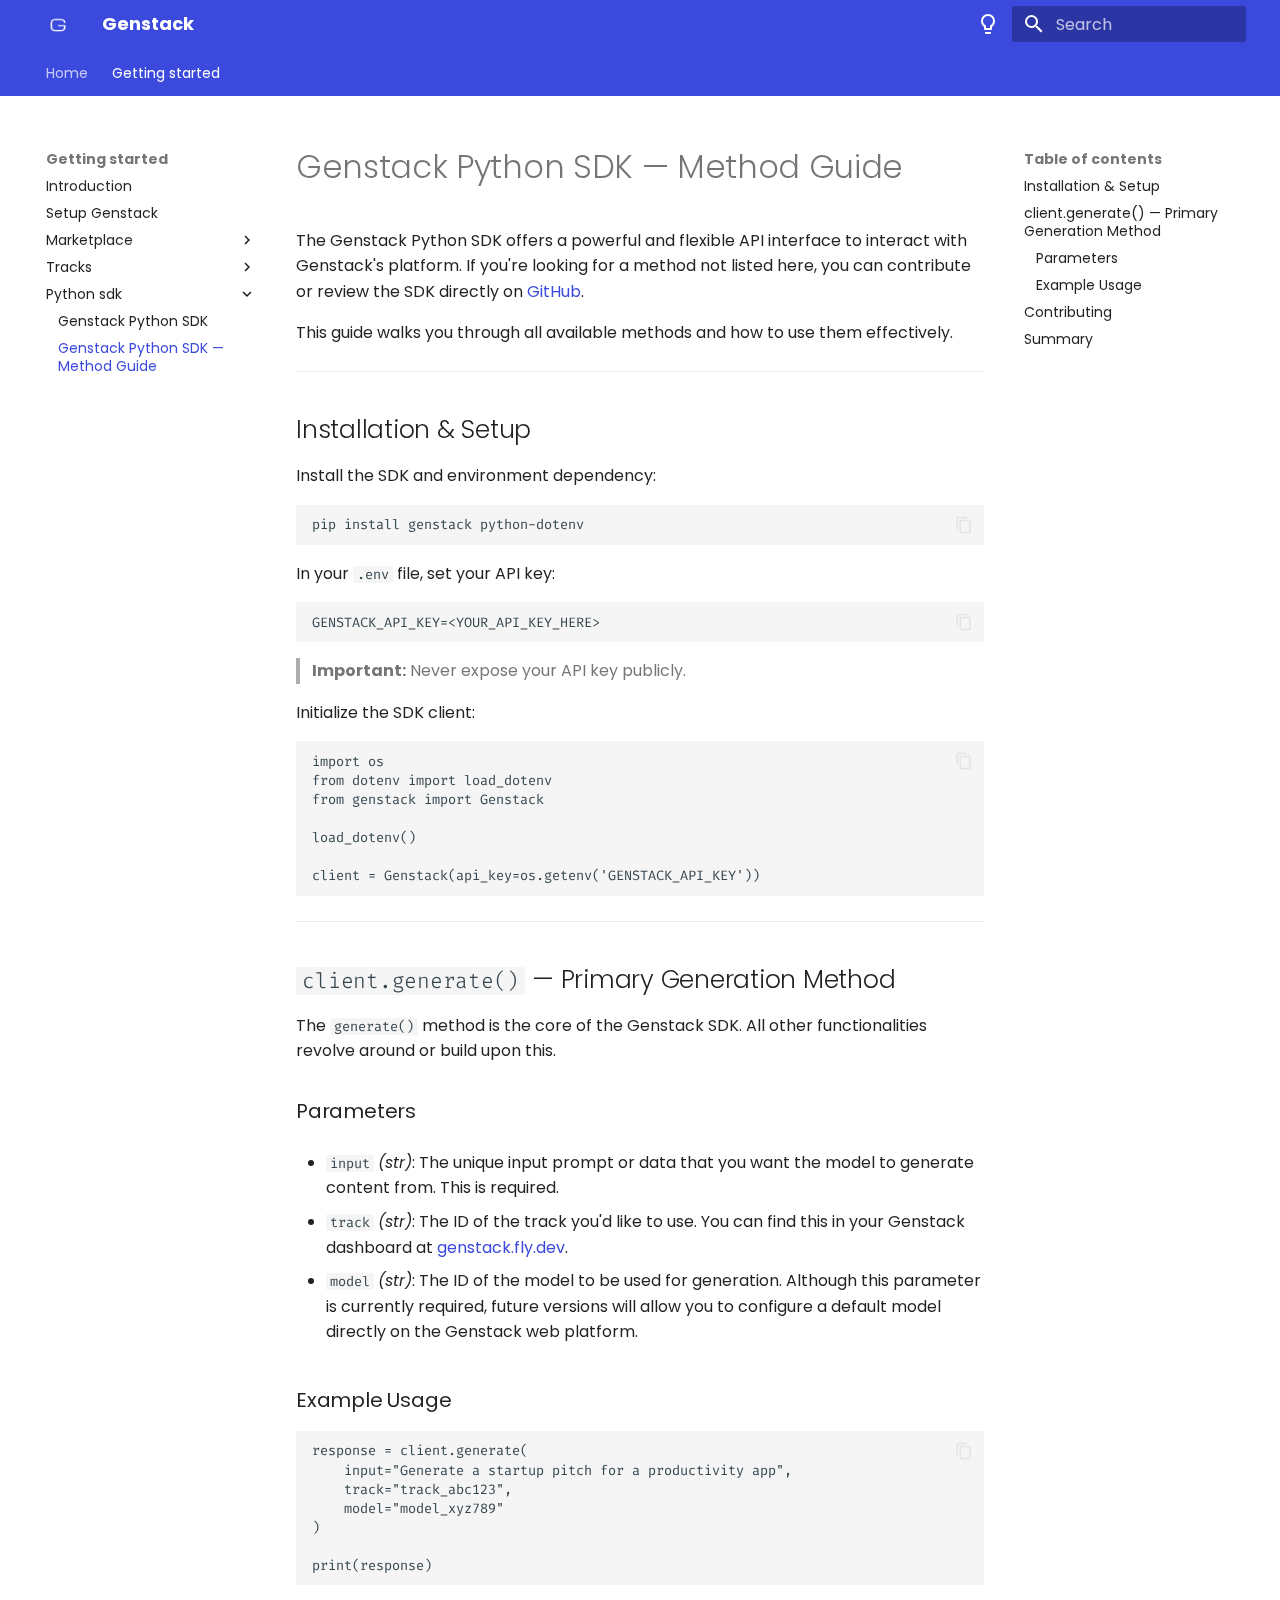
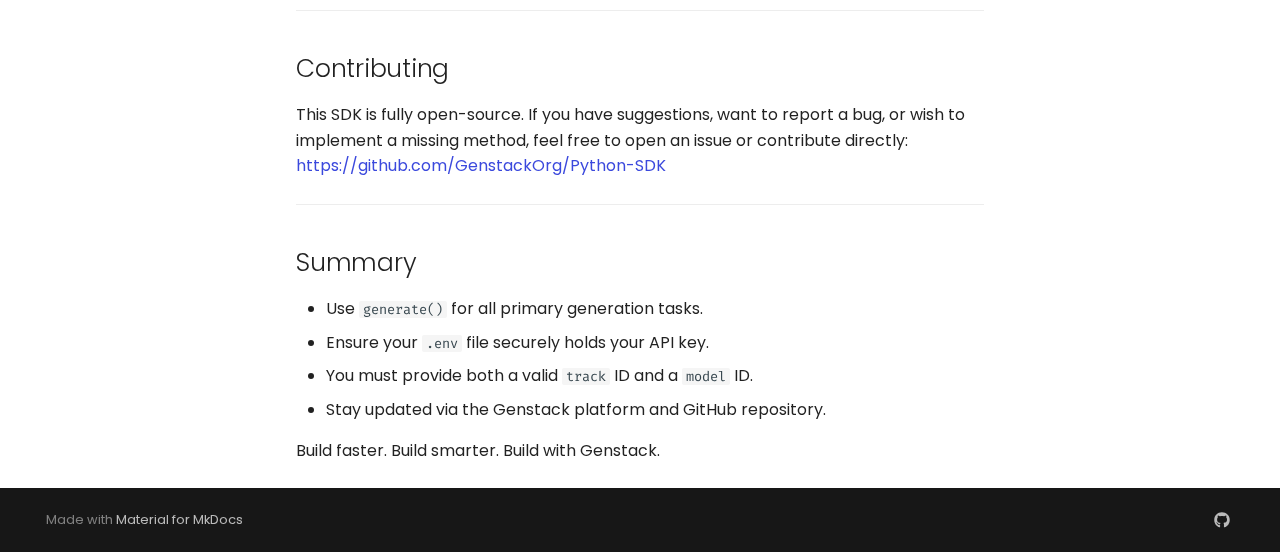
<file: getting-started/python-sdk/methods/index.html>
<!doctype html>
<html lang="en" class="no-js">
  <head>
    
      <meta charset="utf-8">
      <meta name="viewport" content="width=device-width,initial-scale=1">
      
      
      
      
        <link rel="prev" href="../guide/">
      
      
      
      <link rel="icon" href="../../../assets/logo.png">
      <meta name="generator" content="mkdocs-1.6.1, mkdocs-material-9.6.16">
    
    
      
        <title>Genstack Python SDK — Method Guide - Genstack</title>
      
    
    
      <link rel="stylesheet" href="../../../assets/stylesheets/main.7e37652d.min.css">
      
        
        <link rel="stylesheet" href="../../../assets/stylesheets/palette.06af60db.min.css">
      
      


    
    
      
    
    
      
        
        
        <link rel="preconnect" href="https://fonts.gstatic.com" crossorigin>
        <link rel="stylesheet" href="https://fonts.googleapis.com/css?family=Poppins:300,300i,400,400i,700,700i%7CFira+Code:400,400i,700,700i&display=fallback">
        <style>:root{--md-text-font:"Poppins";--md-code-font:"Fira Code"}</style>
      
    
    
      <link rel="stylesheet" href="../../../stylesheets/extra.css">
    
    <script>__md_scope=new URL("../../..",location),__md_hash=e=>[...e].reduce(((e,_)=>(e<<5)-e+_.charCodeAt(0)),0),__md_get=(e,_=localStorage,t=__md_scope)=>JSON.parse(_.getItem(t.pathname+"."+e)),__md_set=(e,_,t=localStorage,a=__md_scope)=>{try{t.setItem(a.pathname+"."+e,JSON.stringify(_))}catch(e){}}</script>
    
      

    
    
    
  </head>
  
  
    
    
      
    
    
    
    
    <body dir="ltr" data-md-color-scheme="default" data-md-color-primary="custom" data-md-color-accent="custom">
  
    
    <input class="md-toggle" data-md-toggle="drawer" type="checkbox" id="__drawer" autocomplete="off">
    <input class="md-toggle" data-md-toggle="search" type="checkbox" id="__search" autocomplete="off">
    <label class="md-overlay" for="__drawer"></label>
    <div data-md-component="skip">
      
        
        <a href="#genstack-python-sdk-method-guide" class="md-skip">
          Skip to content
        </a>
      
    </div>
    <div data-md-component="announce">
      
    </div>
    
    
      

<header class="md-header" data-md-component="header">
  <nav class="md-header__inner md-grid" aria-label="Header">
    <a href="../../.." title="Genstack" class="md-header__button md-logo" aria-label="Genstack" data-md-component="logo">
      
  <img src="../../../assets/logo.png" alt="logo">

    </a>
    <label class="md-header__button md-icon" for="__drawer">
      
      <svg xmlns="http://www.w3.org/2000/svg" viewBox="0 0 24 24"><path d="M3 6h18v2H3zm0 5h18v2H3zm0 5h18v2H3z"/></svg>
    </label>
    <div class="md-header__title" data-md-component="header-title">
      <div class="md-header__ellipsis">
        <div class="md-header__topic">
          <span class="md-ellipsis">
            Genstack
          </span>
        </div>
        <div class="md-header__topic" data-md-component="header-topic">
          <span class="md-ellipsis">
            
              Genstack Python SDK — Method Guide
            
          </span>
        </div>
      </div>
    </div>
    
      
        <form class="md-header__option" data-md-component="palette">
  
    
    
    
    <input class="md-option" data-md-color-media="" data-md-color-scheme="default" data-md-color-primary="custom" data-md-color-accent="custom"  aria-label="Switch to dark mode"  type="radio" name="__palette" id="__palette_0">
    
      <label class="md-header__button md-icon" title="Switch to dark mode" for="__palette_1" hidden>
        <svg xmlns="http://www.w3.org/2000/svg" viewBox="0 0 24 24"><path d="M12 2a7 7 0 0 1 7 7c0 2.38-1.19 4.47-3 5.74V17a1 1 0 0 1-1 1H9a1 1 0 0 1-1-1v-2.26C6.19 13.47 5 11.38 5 9a7 7 0 0 1 7-7M9 21v-1h6v1a1 1 0 0 1-1 1h-4a1 1 0 0 1-1-1m3-17a5 5 0 0 0-5 5c0 2.05 1.23 3.81 3 4.58V16h4v-2.42c1.77-.77 3-2.53 3-4.58a5 5 0 0 0-5-5"/></svg>
      </label>
    
  
    
    
    
    <input class="md-option" data-md-color-media="" data-md-color-scheme="slate" data-md-color-primary="custom" data-md-color-accent="custom"  aria-label="Switch to light mode"  type="radio" name="__palette" id="__palette_1">
    
      <label class="md-header__button md-icon" title="Switch to light mode" for="__palette_0" hidden>
        <svg xmlns="http://www.w3.org/2000/svg" viewBox="0 0 24 24"><path d="M12 2a7 7 0 0 0-7 7c0 2.38 1.19 4.47 3 5.74V17a1 1 0 0 0 1 1h6a1 1 0 0 0 1-1v-2.26c1.81-1.27 3-3.36 3-5.74a7 7 0 0 0-7-7M9 21a1 1 0 0 0 1 1h4a1 1 0 0 0 1-1v-1H9z"/></svg>
      </label>
    
  
</form>
      
    
    
      <script>var palette=__md_get("__palette");if(palette&&palette.color){if("(prefers-color-scheme)"===palette.color.media){var media=matchMedia("(prefers-color-scheme: light)"),input=document.querySelector(media.matches?"[data-md-color-media='(prefers-color-scheme: light)']":"[data-md-color-media='(prefers-color-scheme: dark)']");palette.color.media=input.getAttribute("data-md-color-media"),palette.color.scheme=input.getAttribute("data-md-color-scheme"),palette.color.primary=input.getAttribute("data-md-color-primary"),palette.color.accent=input.getAttribute("data-md-color-accent")}for(var[key,value]of Object.entries(palette.color))document.body.setAttribute("data-md-color-"+key,value)}</script>
    
    
    
      
      
        <label class="md-header__button md-icon" for="__search">
          
          <svg xmlns="http://www.w3.org/2000/svg" viewBox="0 0 24 24"><path d="M9.5 3A6.5 6.5 0 0 1 16 9.5c0 1.61-.59 3.09-1.56 4.23l.27.27h.79l5 5-1.5 1.5-5-5v-.79l-.27-.27A6.52 6.52 0 0 1 9.5 16 6.5 6.5 0 0 1 3 9.5 6.5 6.5 0 0 1 9.5 3m0 2C7 5 5 7 5 9.5S7 14 9.5 14 14 12 14 9.5 12 5 9.5 5"/></svg>
        </label>
        <div class="md-search" data-md-component="search" role="dialog">
  <label class="md-search__overlay" for="__search"></label>
  <div class="md-search__inner" role="search">
    <form class="md-search__form" name="search">
      <input type="text" class="md-search__input" name="query" aria-label="Search" placeholder="Search" autocapitalize="off" autocorrect="off" autocomplete="off" spellcheck="false" data-md-component="search-query" required>
      <label class="md-search__icon md-icon" for="__search">
        
        <svg xmlns="http://www.w3.org/2000/svg" viewBox="0 0 24 24"><path d="M9.5 3A6.5 6.5 0 0 1 16 9.5c0 1.61-.59 3.09-1.56 4.23l.27.27h.79l5 5-1.5 1.5-5-5v-.79l-.27-.27A6.52 6.52 0 0 1 9.5 16 6.5 6.5 0 0 1 3 9.5 6.5 6.5 0 0 1 9.5 3m0 2C7 5 5 7 5 9.5S7 14 9.5 14 14 12 14 9.5 12 5 9.5 5"/></svg>
        
        <svg xmlns="http://www.w3.org/2000/svg" viewBox="0 0 24 24"><path d="M20 11v2H8l5.5 5.5-1.42 1.42L4.16 12l7.92-7.92L13.5 5.5 8 11z"/></svg>
      </label>
      <nav class="md-search__options" aria-label="Search">
        
        <button type="reset" class="md-search__icon md-icon" title="Clear" aria-label="Clear" tabindex="-1">
          
          <svg xmlns="http://www.w3.org/2000/svg" viewBox="0 0 24 24"><path d="M19 6.41 17.59 5 12 10.59 6.41 5 5 6.41 10.59 12 5 17.59 6.41 19 12 13.41 17.59 19 19 17.59 13.41 12z"/></svg>
        </button>
      </nav>
      
        <div class="md-search__suggest" data-md-component="search-suggest"></div>
      
    </form>
    <div class="md-search__output">
      <div class="md-search__scrollwrap" tabindex="0" data-md-scrollfix>
        <div class="md-search-result" data-md-component="search-result">
          <div class="md-search-result__meta">
            Initializing search
          </div>
          <ol class="md-search-result__list" role="presentation"></ol>
        </div>
      </div>
    </div>
  </div>
</div>
      
    
    
  </nav>
  
</header>
    
    <div class="md-container" data-md-component="container">
      
      
        
          
            
<nav class="md-tabs" aria-label="Tabs" data-md-component="tabs">
  <div class="md-grid">
    <ul class="md-tabs__list">
      
        
  
  
  
  
    <li class="md-tabs__item">
      <a href="../../.." class="md-tabs__link">
        
  
  
    
  
  Home

      </a>
    </li>
  

      
        
  
  
  
    
  
  
    
    
      <li class="md-tabs__item md-tabs__item--active">
        <a href="../../intro/" class="md-tabs__link">
          
  
  
  Getting started

        </a>
      </li>
    
  

      
    </ul>
  </div>
</nav>
          
        
      
      <main class="md-main" data-md-component="main">
        <div class="md-main__inner md-grid">
          
            
              
              <div class="md-sidebar md-sidebar--primary" data-md-component="sidebar" data-md-type="navigation" >
                <div class="md-sidebar__scrollwrap">
                  <div class="md-sidebar__inner">
                    


  


<nav class="md-nav md-nav--primary md-nav--lifted" aria-label="Navigation" data-md-level="0">
  <label class="md-nav__title" for="__drawer">
    <a href="../../.." title="Genstack" class="md-nav__button md-logo" aria-label="Genstack" data-md-component="logo">
      
  <img src="../../../assets/logo.png" alt="logo">

    </a>
    Genstack
  </label>
  
  <ul class="md-nav__list" data-md-scrollfix>
    
      
      
  
  
  
  
    <li class="md-nav__item">
      <a href="../../.." class="md-nav__link">
        
  
  
  <span class="md-ellipsis">
    Home
    
  </span>
  

      </a>
    </li>
  

    
      
      
  
  
    
  
  
  
    
    
    
    
      
        
        
      
      
    
    
    <li class="md-nav__item md-nav__item--active md-nav__item--section md-nav__item--nested">
      
        
        
        <input class="md-nav__toggle md-toggle " type="checkbox" id="__nav_2" checked>
        
          
          <label class="md-nav__link" for="__nav_2" id="__nav_2_label" tabindex="">
            
  
  
  <span class="md-ellipsis">
    Getting started
    
  </span>
  

            <span class="md-nav__icon md-icon"></span>
          </label>
        
        <nav class="md-nav" data-md-level="1" aria-labelledby="__nav_2_label" aria-expanded="true">
          <label class="md-nav__title" for="__nav_2">
            <span class="md-nav__icon md-icon"></span>
            Getting started
          </label>
          <ul class="md-nav__list" data-md-scrollfix>
            
              
                
  
  
  
  
    <li class="md-nav__item">
      <a href="../../intro/" class="md-nav__link">
        
  
  
  <span class="md-ellipsis">
    Introduction
    
  </span>
  

      </a>
    </li>
  

              
            
              
                
  
  
  
  
    <li class="md-nav__item">
      <a href="../../setup/" class="md-nav__link">
        
  
  
  <span class="md-ellipsis">
    Setup Genstack
    
  </span>
  

      </a>
    </li>
  

              
            
              
                
  
  
  
  
    
    
    
    
      
      
    
    
    <li class="md-nav__item md-nav__item--nested">
      
        
        
        <input class="md-nav__toggle md-toggle " type="checkbox" id="__nav_2_3" >
        
          
          <label class="md-nav__link" for="__nav_2_3" id="__nav_2_3_label" tabindex="0">
            
  
  
  <span class="md-ellipsis">
    Marketplace
    
  </span>
  

            <span class="md-nav__icon md-icon"></span>
          </label>
        
        <nav class="md-nav" data-md-level="2" aria-labelledby="__nav_2_3_label" aria-expanded="false">
          <label class="md-nav__title" for="__nav_2_3">
            <span class="md-nav__icon md-icon"></span>
            Marketplace
          </label>
          <ul class="md-nav__list" data-md-scrollfix>
            
              
                
  
  
  
  
    <li class="md-nav__item">
      <a href="../../Marketplace/anthropic/" class="md-nav__link">
        
  
  
  <span class="md-ellipsis">
    Anthropic
    
  </span>
  

      </a>
    </li>
  

              
            
              
                
  
  
  
  
    <li class="md-nav__item">
      <a href="../../Marketplace/google/" class="md-nav__link">
        
  
  
  <span class="md-ellipsis">
    Google
    
  </span>
  

      </a>
    </li>
  

              
            
              
                
  
  
  
  
    <li class="md-nav__item">
      <a href="../../Marketplace/intro/" class="md-nav__link">
        
  
  
  <span class="md-ellipsis">
    Introduction
    
  </span>
  

      </a>
    </li>
  

              
            
              
                
  
  
  
  
    <li class="md-nav__item">
      <a href="../../Marketplace/openai/" class="md-nav__link">
        
  
  
  <span class="md-ellipsis">
    OpenAI
    
  </span>
  

      </a>
    </li>
  

              
            
          </ul>
        </nav>
      
    </li>
  

              
            
              
                
  
  
  
  
    
    
    
    
      
      
    
    
    <li class="md-nav__item md-nav__item--nested">
      
        
        
        <input class="md-nav__toggle md-toggle " type="checkbox" id="__nav_2_4" >
        
          
          <label class="md-nav__link" for="__nav_2_4" id="__nav_2_4_label" tabindex="0">
            
  
  
  <span class="md-ellipsis">
    Tracks
    
  </span>
  

            <span class="md-nav__icon md-icon"></span>
          </label>
        
        <nav class="md-nav" data-md-level="2" aria-labelledby="__nav_2_4_label" aria-expanded="false">
          <label class="md-nav__title" for="__nav_2_4">
            <span class="md-nav__icon md-icon"></span>
            Tracks
          </label>
          <ul class="md-nav__list" data-md-scrollfix>
            
              
                
  
  
  
  
    <li class="md-nav__item">
      <a href="../../Tracks/intro/" class="md-nav__link">
        
  
  
  <span class="md-ellipsis">
    Introduction
    
  </span>
  

      </a>
    </li>
  

              
            
          </ul>
        </nav>
      
    </li>
  

              
            
              
                
  
  
    
  
  
  
    
    
    
    
      
      
    
    
    <li class="md-nav__item md-nav__item--active md-nav__item--nested">
      
        
        
        <input class="md-nav__toggle md-toggle " type="checkbox" id="__nav_2_5" checked>
        
          
          <label class="md-nav__link" for="__nav_2_5" id="__nav_2_5_label" tabindex="0">
            
  
  
  <span class="md-ellipsis">
    Python sdk
    
  </span>
  

            <span class="md-nav__icon md-icon"></span>
          </label>
        
        <nav class="md-nav" data-md-level="2" aria-labelledby="__nav_2_5_label" aria-expanded="true">
          <label class="md-nav__title" for="__nav_2_5">
            <span class="md-nav__icon md-icon"></span>
            Python sdk
          </label>
          <ul class="md-nav__list" data-md-scrollfix>
            
              
                
  
  
  
  
    <li class="md-nav__item">
      <a href="../guide/" class="md-nav__link">
        
  
  
  <span class="md-ellipsis">
    Genstack Python SDK
    
  </span>
  

      </a>
    </li>
  

              
            
              
                
  
  
    
  
  
  
    <li class="md-nav__item md-nav__item--active">
      
      <input class="md-nav__toggle md-toggle" type="checkbox" id="__toc">
      
      
        
      
      
        <label class="md-nav__link md-nav__link--active" for="__toc">
          
  
  
  <span class="md-ellipsis">
    Genstack Python SDK — Method Guide
    
  </span>
  

          <span class="md-nav__icon md-icon"></span>
        </label>
      
      <a href="./" class="md-nav__link md-nav__link--active">
        
  
  
  <span class="md-ellipsis">
    Genstack Python SDK — Method Guide
    
  </span>
  

      </a>
      
        

<nav class="md-nav md-nav--secondary" aria-label="Table of contents">
  
  
  
    
  
  
    <label class="md-nav__title" for="__toc">
      <span class="md-nav__icon md-icon"></span>
      Table of contents
    </label>
    <ul class="md-nav__list" data-md-component="toc" data-md-scrollfix>
      
        <li class="md-nav__item">
  <a href="#installation-setup" class="md-nav__link">
    <span class="md-ellipsis">
      Installation &amp; Setup
    </span>
  </a>
  
</li>
      
        <li class="md-nav__item">
  <a href="#clientgenerate-primary-generation-method" class="md-nav__link">
    <span class="md-ellipsis">
      client.generate() — Primary Generation Method
    </span>
  </a>
  
    <nav class="md-nav" aria-label="client.generate() — Primary Generation Method">
      <ul class="md-nav__list">
        
          <li class="md-nav__item">
  <a href="#parameters" class="md-nav__link">
    <span class="md-ellipsis">
      Parameters
    </span>
  </a>
  
</li>
        
          <li class="md-nav__item">
  <a href="#example-usage" class="md-nav__link">
    <span class="md-ellipsis">
      Example Usage
    </span>
  </a>
  
</li>
        
      </ul>
    </nav>
  
</li>
      
        <li class="md-nav__item">
  <a href="#contributing" class="md-nav__link">
    <span class="md-ellipsis">
      Contributing
    </span>
  </a>
  
</li>
      
        <li class="md-nav__item">
  <a href="#summary" class="md-nav__link">
    <span class="md-ellipsis">
      Summary
    </span>
  </a>
  
</li>
      
    </ul>
  
</nav>
      
    </li>
  

              
            
          </ul>
        </nav>
      
    </li>
  

              
            
          </ul>
        </nav>
      
    </li>
  

    
  </ul>
</nav>
                  </div>
                </div>
              </div>
            
            
              
              <div class="md-sidebar md-sidebar--secondary" data-md-component="sidebar" data-md-type="toc" >
                <div class="md-sidebar__scrollwrap">
                  <div class="md-sidebar__inner">
                    

<nav class="md-nav md-nav--secondary" aria-label="Table of contents">
  
  
  
    
  
  
    <label class="md-nav__title" for="__toc">
      <span class="md-nav__icon md-icon"></span>
      Table of contents
    </label>
    <ul class="md-nav__list" data-md-component="toc" data-md-scrollfix>
      
        <li class="md-nav__item">
  <a href="#installation-setup" class="md-nav__link">
    <span class="md-ellipsis">
      Installation &amp; Setup
    </span>
  </a>
  
</li>
      
        <li class="md-nav__item">
  <a href="#clientgenerate-primary-generation-method" class="md-nav__link">
    <span class="md-ellipsis">
      client.generate() — Primary Generation Method
    </span>
  </a>
  
    <nav class="md-nav" aria-label="client.generate() — Primary Generation Method">
      <ul class="md-nav__list">
        
          <li class="md-nav__item">
  <a href="#parameters" class="md-nav__link">
    <span class="md-ellipsis">
      Parameters
    </span>
  </a>
  
</li>
        
          <li class="md-nav__item">
  <a href="#example-usage" class="md-nav__link">
    <span class="md-ellipsis">
      Example Usage
    </span>
  </a>
  
</li>
        
      </ul>
    </nav>
  
</li>
      
        <li class="md-nav__item">
  <a href="#contributing" class="md-nav__link">
    <span class="md-ellipsis">
      Contributing
    </span>
  </a>
  
</li>
      
        <li class="md-nav__item">
  <a href="#summary" class="md-nav__link">
    <span class="md-ellipsis">
      Summary
    </span>
  </a>
  
</li>
      
    </ul>
  
</nav>
                  </div>
                </div>
              </div>
            
          
          
            <div class="md-content" data-md-component="content">
              <article class="md-content__inner md-typeset">
                
                  



<h1 id="genstack-python-sdk-method-guide">Genstack Python SDK — Method Guide</h1>
<p>The Genstack Python SDK offers a powerful and flexible API interface to interact with Genstack's platform. If you're looking for a method not listed here, you can contribute or review the SDK directly on <a href="https://github.com/GenstackOrg/Python-SDK">GitHub</a>.</p>
<p>This guide walks you through all available methods and how to use them effectively.</p>
<hr />
<h2 id="installation-setup">Installation &amp; Setup</h2>
<p>Install the SDK and environment dependency:</p>
<pre><code class="language-bash">pip install genstack python-dotenv
</code></pre>
<p>In your <code>.env</code> file, set your API key:</p>
<pre><code>GENSTACK_API_KEY=&lt;YOUR_API_KEY_HERE&gt;
</code></pre>
<blockquote>
<p><strong>Important:</strong> Never expose your API key publicly.</p>
</blockquote>
<p>Initialize the SDK client:</p>
<pre><code class="language-python">import os
from dotenv import load_dotenv
from genstack import Genstack

load_dotenv()

client = Genstack(api_key=os.getenv('GENSTACK_API_KEY'))
</code></pre>
<hr />
<h2 id="clientgenerate-primary-generation-method"><code>client.generate()</code> — Primary Generation Method</h2>
<p>The <code>generate()</code> method is the core of the Genstack SDK. All other functionalities revolve around or build upon this.</p>
<h3 id="parameters">Parameters</h3>
<ul>
<li>
<p><code>input</code> <em>(str)</em>:
  The unique input prompt or data that you want the model to generate content from. This is required.</p>
</li>
<li>
<p><code>track</code> <em>(str)</em>:
  The ID of the track you'd like to use. You can find this in your Genstack dashboard at <a href="https://genstack.fly.dev">genstack.fly.dev</a>.</p>
</li>
<li>
<p><code>model</code> <em>(str)</em>:
  The ID of the model to be used for generation. Although this parameter is currently required, future versions will allow you to configure a default model directly on the Genstack web platform.</p>
</li>
</ul>
<h3 id="example-usage">Example Usage</h3>
<pre><code class="language-python">response = client.generate(
    input=&quot;Generate a startup pitch for a productivity app&quot;,
    track=&quot;track_abc123&quot;,
    model=&quot;model_xyz789&quot;
)

print(response)
</code></pre>
<hr />
<h2 id="contributing">Contributing</h2>
<p>This SDK is fully open-source. If you have suggestions, want to report a bug, or wish to implement a missing method, feel free to open an issue or contribute directly:
<a href="https://github.com/GenstackOrg/Python-SDK">https://github.com/GenstackOrg/Python-SDK</a></p>
<hr />
<h2 id="summary">Summary</h2>
<ul>
<li>Use <code>generate()</code> for all primary generation tasks.</li>
<li>Ensure your <code>.env</code> file securely holds your API key.</li>
<li>You must provide both a valid <code>track</code> ID and a <code>model</code> ID.</li>
<li>Stay updated via the Genstack platform and GitHub repository.</li>
</ul>
<p>Build faster. Build smarter. Build with Genstack.</p>












                
              </article>
            </div>
          
          
<script>var target=document.getElementById(location.hash.slice(1));target&&target.name&&(target.checked=target.name.startsWith("__tabbed_"))</script>
        </div>
        
      </main>
      
        <footer class="md-footer">
  
  <div class="md-footer-meta md-typeset">
    <div class="md-footer-meta__inner md-grid">
      <div class="md-copyright">
  
  
    Made with
    <a href="https://squidfunk.github.io/mkdocs-material/" target="_blank" rel="noopener">
      Material for MkDocs
    </a>
  
</div>
      
        <div class="md-social">
  
    
    
    
    
      
      
    
    <a href="https://github.com/myusername/myapp" target="_blank" rel="noopener" title="github.com" class="md-social__link">
      <svg xmlns="http://www.w3.org/2000/svg" viewBox="0 0 512 512"><!--! Font Awesome Free 7.0.0 by @fontawesome - https://fontawesome.com License - https://fontawesome.com/license/free (Icons: CC BY 4.0, Fonts: SIL OFL 1.1, Code: MIT License) Copyright 2025 Fonticons, Inc.--><path fill="currentColor" d="M173.9 397.4c0 2-2.3 3.6-5.2 3.6-3.3.3-5.6-1.3-5.6-3.6 0-2 2.3-3.6 5.2-3.6 3-.3 5.6 1.3 5.6 3.6m-31.1-4.5c-.7 2 1.3 4.3 4.3 4.9 2.6 1 5.6 0 6.2-2s-1.3-4.3-4.3-5.2c-2.6-.7-5.5.3-6.2 2.3m44.2-1.7c-2.9.7-4.9 2.6-4.6 4.9.3 2 2.9 3.3 5.9 2.6 2.9-.7 4.9-2.6 4.6-4.6-.3-1.9-3-3.2-5.9-2.9M252.8 8C114.1 8 8 113.3 8 252c0 110.9 69.8 205.8 169.5 239.2 12.8 2.3 17.3-5.6 17.3-12.1 0-6.2-.3-40.4-.3-61.4 0 0-70 15-84.7-29.8 0 0-11.4-29.1-27.8-36.6 0 0-22.9-15.7 1.6-15.4 0 0 24.9 2 38.6 25.8 21.9 38.6 58.6 27.5 72.9 20.9 2.3-16 8.8-27.1 16-33.7-55.9-6.2-112.3-14.3-112.3-110.5 0-27.5 7.6-41.3 23.6-58.9-2.6-6.5-11.1-33.3 2.6-67.9 20.9-6.5 69 27 69 27 20-5.6 41.5-8.5 62.8-8.5s42.8 2.9 62.8 8.5c0 0 48.1-33.6 69-27 13.7 34.7 5.2 61.4 2.6 67.9 16 17.7 25.8 31.5 25.8 58.9 0 96.5-58.9 104.2-114.8 110.5 9.2 7.9 17 22.9 17 46.4 0 33.7-.3 75.4-.3 83.6 0 6.5 4.6 14.4 17.3 12.1C436.2 457.8 504 362.9 504 252 504 113.3 391.5 8 252.8 8M105.2 352.9c-1.3 1-1 3.3.7 5.2 1.6 1.6 3.9 2.3 5.2 1 1.3-1 1-3.3-.7-5.2-1.6-1.6-3.9-2.3-5.2-1m-10.8-8.1c-.7 1.3.3 2.9 2.3 3.9 1.6 1 3.6.7 4.3-.7.7-1.3-.3-2.9-2.3-3.9-2-.6-3.6-.3-4.3.7m32.4 35.6c-1.6 1.3-1 4.3 1.3 6.2 2.3 2.3 5.2 2.6 6.5 1 1.3-1.3.7-4.3-1.3-6.2-2.2-2.3-5.2-2.6-6.5-1m-11.4-14.7c-1.6 1-1.6 3.6 0 5.9s4.3 3.3 5.6 2.3c1.6-1.3 1.6-3.9 0-6.2-1.4-2.3-4-3.3-5.6-2"/></svg>
    </a>
  
</div>
      
    </div>
  </div>
</footer>
      
    </div>
    <div class="md-dialog" data-md-component="dialog">
      <div class="md-dialog__inner md-typeset"></div>
    </div>
    
    
    
      
      <script id="__config" type="application/json">{"base": "../../..", "features": ["navigation.instant", "navigation.tabs", "search.suggest", "search.highlight", "content.code.copy"], "search": "../../../assets/javascripts/workers/search.d50fe291.min.js", "tags": null, "translations": {"clipboard.copied": "Copied to clipboard", "clipboard.copy": "Copy to clipboard", "search.result.more.one": "1 more on this page", "search.result.more.other": "# more on this page", "search.result.none": "No matching documents", "search.result.one": "1 matching document", "search.result.other": "# matching documents", "search.result.placeholder": "Type to start searching", "search.result.term.missing": "Missing", "select.version": "Select version"}, "version": null}</script>
    
    
      <script src="../../../assets/javascripts/bundle.50899def.min.js"></script>
      
    
  </body>
</html>
</file>
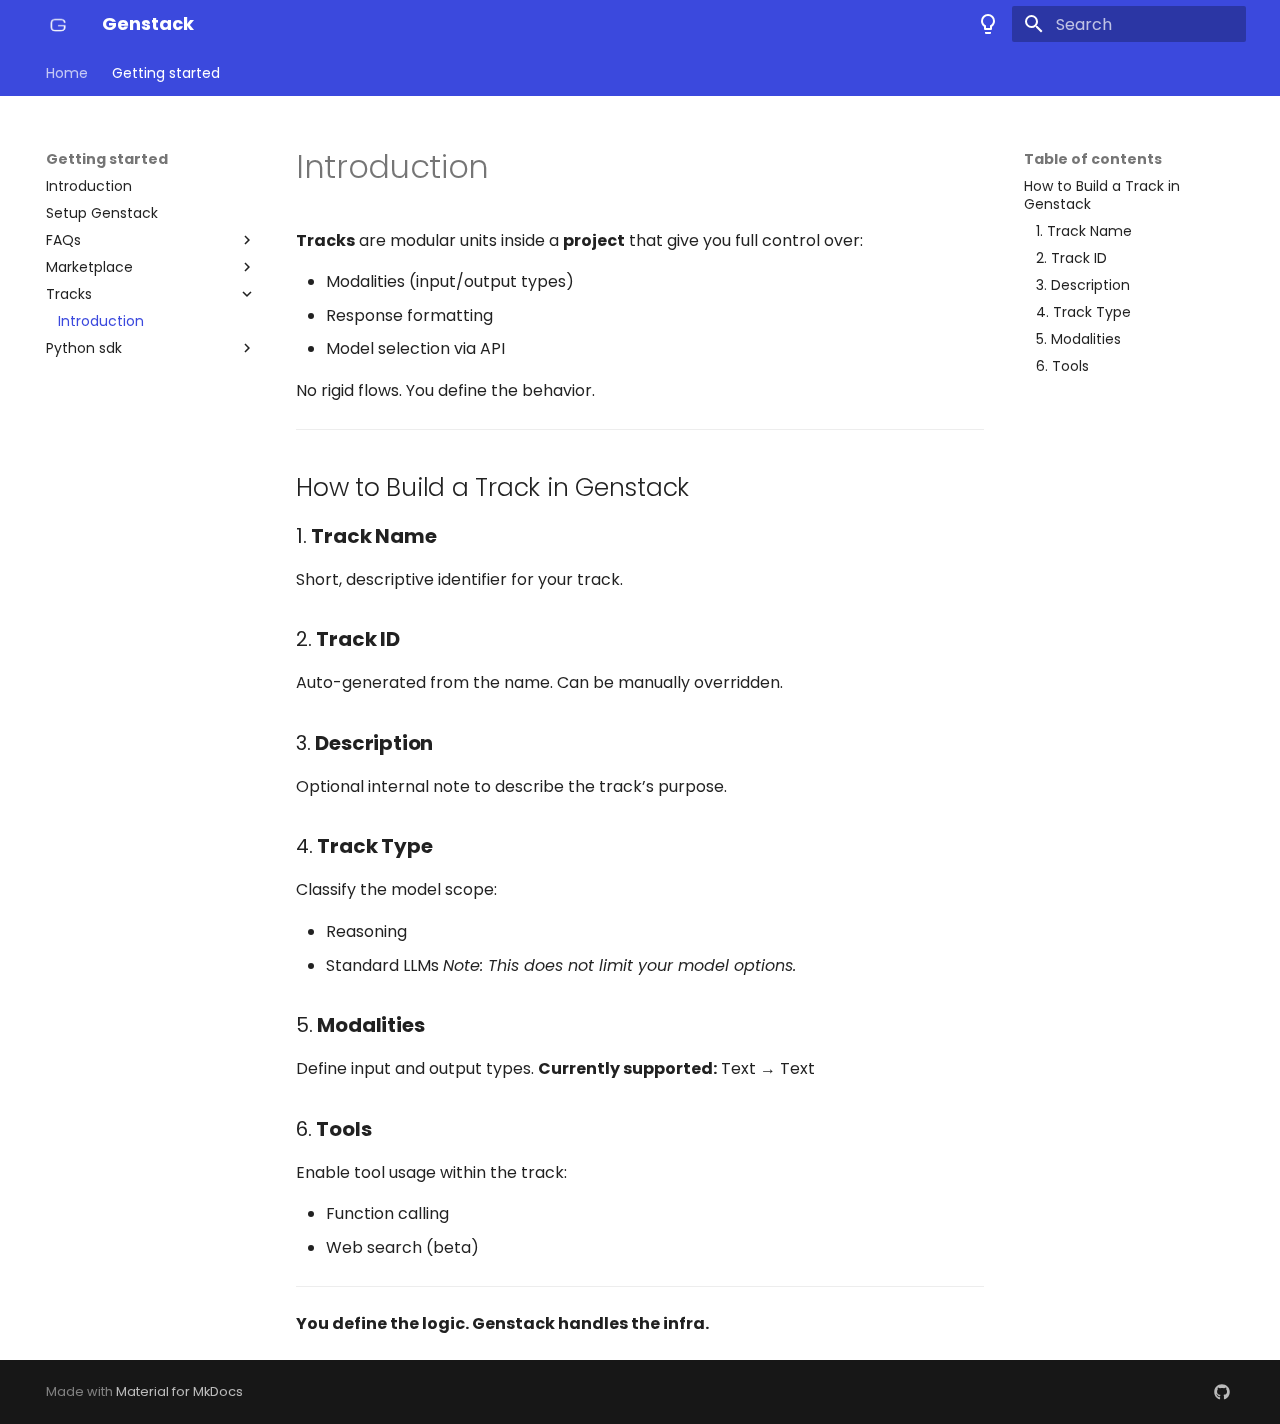
<file: getting-started/Tracks/intro/index.html>
<!doctype html>
<html lang="en" class="no-js">
  <head>
    
      <meta charset="utf-8">
      <meta name="viewport" content="width=device-width,initial-scale=1">
      
      
      
      
        <link rel="prev" href="../../Marketplace/openai/">
      
      
        <link rel="next" href="../../python-sdk/guide/">
      
      
      <link rel="icon" href="../../../assets/logo.png">
      <meta name="generator" content="mkdocs-1.6.1, mkdocs-material-9.6.16">
    
    
      
        <title>Introduction - Genstack</title>
      
    
    
      <link rel="stylesheet" href="../../../assets/stylesheets/main.7e37652d.min.css">
      
        
        <link rel="stylesheet" href="../../../assets/stylesheets/palette.06af60db.min.css">
      
      


    
    
      
    
    
      
        
        
        <link rel="preconnect" href="https://fonts.gstatic.com" crossorigin>
        <link rel="stylesheet" href="https://fonts.googleapis.com/css?family=Poppins:300,300i,400,400i,700,700i%7CFira+Code:400,400i,700,700i&display=fallback">
        <style>:root{--md-text-font:"Poppins";--md-code-font:"Fira Code"}</style>
      
    
    
      <link rel="stylesheet" href="../../../stylesheets/extra.css">
    
    <script>__md_scope=new URL("../../..",location),__md_hash=e=>[...e].reduce(((e,_)=>(e<<5)-e+_.charCodeAt(0)),0),__md_get=(e,_=localStorage,t=__md_scope)=>JSON.parse(_.getItem(t.pathname+"."+e)),__md_set=(e,_,t=localStorage,a=__md_scope)=>{try{t.setItem(a.pathname+"."+e,JSON.stringify(_))}catch(e){}}</script>
    
      

    
    
    
  </head>
  
  
    
    
      
    
    
    
    
    <body dir="ltr" data-md-color-scheme="default" data-md-color-primary="custom" data-md-color-accent="custom">
  
    
    <input class="md-toggle" data-md-toggle="drawer" type="checkbox" id="__drawer" autocomplete="off">
    <input class="md-toggle" data-md-toggle="search" type="checkbox" id="__search" autocomplete="off">
    <label class="md-overlay" for="__drawer"></label>
    <div data-md-component="skip">
      
        
        <a href="#introduction" class="md-skip">
          Skip to content
        </a>
      
    </div>
    <div data-md-component="announce">
      
    </div>
    
    
      

<header class="md-header" data-md-component="header">
  <nav class="md-header__inner md-grid" aria-label="Header">
    <a href="../../.." title="Genstack" class="md-header__button md-logo" aria-label="Genstack" data-md-component="logo">
      
  <img src="../../../assets/logo.png" alt="logo">

    </a>
    <label class="md-header__button md-icon" for="__drawer">
      
      <svg xmlns="http://www.w3.org/2000/svg" viewBox="0 0 24 24"><path d="M3 6h18v2H3zm0 5h18v2H3zm0 5h18v2H3z"/></svg>
    </label>
    <div class="md-header__title" data-md-component="header-title">
      <div class="md-header__ellipsis">
        <div class="md-header__topic">
          <span class="md-ellipsis">
            Genstack
          </span>
        </div>
        <div class="md-header__topic" data-md-component="header-topic">
          <span class="md-ellipsis">
            
              Introduction
            
          </span>
        </div>
      </div>
    </div>
    
      
        <form class="md-header__option" data-md-component="palette">
  
    
    
    
    <input class="md-option" data-md-color-media="" data-md-color-scheme="default" data-md-color-primary="custom" data-md-color-accent="custom"  aria-label="Switch to dark mode"  type="radio" name="__palette" id="__palette_0">
    
      <label class="md-header__button md-icon" title="Switch to dark mode" for="__palette_1" hidden>
        <svg xmlns="http://www.w3.org/2000/svg" viewBox="0 0 24 24"><path d="M12 2a7 7 0 0 1 7 7c0 2.38-1.19 4.47-3 5.74V17a1 1 0 0 1-1 1H9a1 1 0 0 1-1-1v-2.26C6.19 13.47 5 11.38 5 9a7 7 0 0 1 7-7M9 21v-1h6v1a1 1 0 0 1-1 1h-4a1 1 0 0 1-1-1m3-17a5 5 0 0 0-5 5c0 2.05 1.23 3.81 3 4.58V16h4v-2.42c1.77-.77 3-2.53 3-4.58a5 5 0 0 0-5-5"/></svg>
      </label>
    
  
    
    
    
    <input class="md-option" data-md-color-media="" data-md-color-scheme="slate" data-md-color-primary="custom" data-md-color-accent="custom"  aria-label="Switch to light mode"  type="radio" name="__palette" id="__palette_1">
    
      <label class="md-header__button md-icon" title="Switch to light mode" for="__palette_0" hidden>
        <svg xmlns="http://www.w3.org/2000/svg" viewBox="0 0 24 24"><path d="M12 2a7 7 0 0 0-7 7c0 2.38 1.19 4.47 3 5.74V17a1 1 0 0 0 1 1h6a1 1 0 0 0 1-1v-2.26c1.81-1.27 3-3.36 3-5.74a7 7 0 0 0-7-7M9 21a1 1 0 0 0 1 1h4a1 1 0 0 0 1-1v-1H9z"/></svg>
      </label>
    
  
</form>
      
    
    
      <script>var palette=__md_get("__palette");if(palette&&palette.color){if("(prefers-color-scheme)"===palette.color.media){var media=matchMedia("(prefers-color-scheme: light)"),input=document.querySelector(media.matches?"[data-md-color-media='(prefers-color-scheme: light)']":"[data-md-color-media='(prefers-color-scheme: dark)']");palette.color.media=input.getAttribute("data-md-color-media"),palette.color.scheme=input.getAttribute("data-md-color-scheme"),palette.color.primary=input.getAttribute("data-md-color-primary"),palette.color.accent=input.getAttribute("data-md-color-accent")}for(var[key,value]of Object.entries(palette.color))document.body.setAttribute("data-md-color-"+key,value)}</script>
    
    
    
      
      
        <label class="md-header__button md-icon" for="__search">
          
          <svg xmlns="http://www.w3.org/2000/svg" viewBox="0 0 24 24"><path d="M9.5 3A6.5 6.5 0 0 1 16 9.5c0 1.61-.59 3.09-1.56 4.23l.27.27h.79l5 5-1.5 1.5-5-5v-.79l-.27-.27A6.52 6.52 0 0 1 9.5 16 6.5 6.5 0 0 1 3 9.5 6.5 6.5 0 0 1 9.5 3m0 2C7 5 5 7 5 9.5S7 14 9.5 14 14 12 14 9.5 12 5 9.5 5"/></svg>
        </label>
        <div class="md-search" data-md-component="search" role="dialog">
  <label class="md-search__overlay" for="__search"></label>
  <div class="md-search__inner" role="search">
    <form class="md-search__form" name="search">
      <input type="text" class="md-search__input" name="query" aria-label="Search" placeholder="Search" autocapitalize="off" autocorrect="off" autocomplete="off" spellcheck="false" data-md-component="search-query" required>
      <label class="md-search__icon md-icon" for="__search">
        
        <svg xmlns="http://www.w3.org/2000/svg" viewBox="0 0 24 24"><path d="M9.5 3A6.5 6.5 0 0 1 16 9.5c0 1.61-.59 3.09-1.56 4.23l.27.27h.79l5 5-1.5 1.5-5-5v-.79l-.27-.27A6.52 6.52 0 0 1 9.5 16 6.5 6.5 0 0 1 3 9.5 6.5 6.5 0 0 1 9.5 3m0 2C7 5 5 7 5 9.5S7 14 9.5 14 14 12 14 9.5 12 5 9.5 5"/></svg>
        
        <svg xmlns="http://www.w3.org/2000/svg" viewBox="0 0 24 24"><path d="M20 11v2H8l5.5 5.5-1.42 1.42L4.16 12l7.92-7.92L13.5 5.5 8 11z"/></svg>
      </label>
      <nav class="md-search__options" aria-label="Search">
        
        <button type="reset" class="md-search__icon md-icon" title="Clear" aria-label="Clear" tabindex="-1">
          
          <svg xmlns="http://www.w3.org/2000/svg" viewBox="0 0 24 24"><path d="M19 6.41 17.59 5 12 10.59 6.41 5 5 6.41 10.59 12 5 17.59 6.41 19 12 13.41 17.59 19 19 17.59 13.41 12z"/></svg>
        </button>
      </nav>
      
        <div class="md-search__suggest" data-md-component="search-suggest"></div>
      
    </form>
    <div class="md-search__output">
      <div class="md-search__scrollwrap" tabindex="0" data-md-scrollfix>
        <div class="md-search-result" data-md-component="search-result">
          <div class="md-search-result__meta">
            Initializing search
          </div>
          <ol class="md-search-result__list" role="presentation"></ol>
        </div>
      </div>
    </div>
  </div>
</div>
      
    
    
  </nav>
  
</header>
    
    <div class="md-container" data-md-component="container">
      
      
        
          
            
<nav class="md-tabs" aria-label="Tabs" data-md-component="tabs">
  <div class="md-grid">
    <ul class="md-tabs__list">
      
        
  
  
  
  
    <li class="md-tabs__item">
      <a href="../../.." class="md-tabs__link">
        
  
  
    
  
  Home

      </a>
    </li>
  

      
        
  
  
  
    
  
  
    
    
      <li class="md-tabs__item md-tabs__item--active">
        <a href="../../intro/" class="md-tabs__link">
          
  
  
  Getting started

        </a>
      </li>
    
  

      
    </ul>
  </div>
</nav>
          
        
      
      <main class="md-main" data-md-component="main">
        <div class="md-main__inner md-grid">
          
            
              
              <div class="md-sidebar md-sidebar--primary" data-md-component="sidebar" data-md-type="navigation" >
                <div class="md-sidebar__scrollwrap">
                  <div class="md-sidebar__inner">
                    


  


<nav class="md-nav md-nav--primary md-nav--lifted" aria-label="Navigation" data-md-level="0">
  <label class="md-nav__title" for="__drawer">
    <a href="../../.." title="Genstack" class="md-nav__button md-logo" aria-label="Genstack" data-md-component="logo">
      
  <img src="../../../assets/logo.png" alt="logo">

    </a>
    Genstack
  </label>
  
  <ul class="md-nav__list" data-md-scrollfix>
    
      
      
  
  
  
  
    <li class="md-nav__item">
      <a href="../../.." class="md-nav__link">
        
  
  
  <span class="md-ellipsis">
    Home
    
  </span>
  

      </a>
    </li>
  

    
      
      
  
  
    
  
  
  
    
    
    
    
      
        
        
      
      
    
    
    <li class="md-nav__item md-nav__item--active md-nav__item--section md-nav__item--nested">
      
        
        
        <input class="md-nav__toggle md-toggle " type="checkbox" id="__nav_2" checked>
        
          
          <label class="md-nav__link" for="__nav_2" id="__nav_2_label" tabindex="">
            
  
  
  <span class="md-ellipsis">
    Getting started
    
  </span>
  

            <span class="md-nav__icon md-icon"></span>
          </label>
        
        <nav class="md-nav" data-md-level="1" aria-labelledby="__nav_2_label" aria-expanded="true">
          <label class="md-nav__title" for="__nav_2">
            <span class="md-nav__icon md-icon"></span>
            Getting started
          </label>
          <ul class="md-nav__list" data-md-scrollfix>
            
              
                
  
  
  
  
    <li class="md-nav__item">
      <a href="../../intro/" class="md-nav__link">
        
  
  
  <span class="md-ellipsis">
    Introduction
    
  </span>
  

      </a>
    </li>
  

              
            
              
                
  
  
  
  
    <li class="md-nav__item">
      <a href="../../setup/" class="md-nav__link">
        
  
  
  <span class="md-ellipsis">
    Setup Genstack
    
  </span>
  

      </a>
    </li>
  

              
            
              
                
  
  
  
  
    
    
    
    
      
      
    
    
    <li class="md-nav__item md-nav__item--nested">
      
        
        
        <input class="md-nav__toggle md-toggle " type="checkbox" id="__nav_2_3" >
        
          
          <label class="md-nav__link" for="__nav_2_3" id="__nav_2_3_label" tabindex="0">
            
  
  
  <span class="md-ellipsis">
    FAQs
    
  </span>
  

            <span class="md-nav__icon md-icon"></span>
          </label>
        
        <nav class="md-nav" data-md-level="2" aria-labelledby="__nav_2_3_label" aria-expanded="false">
          <label class="md-nav__title" for="__nav_2_3">
            <span class="md-nav__icon md-icon"></span>
            FAQs
          </label>
          <ul class="md-nav__list" data-md-scrollfix>
            
              
                
  
  
  
  
    <li class="md-nav__item">
      <a href="../../FAQs/faq/" class="md-nav__link">
        
  
  
  <span class="md-ellipsis">
    Frequently Asked Questions
    
  </span>
  

      </a>
    </li>
  

              
            
          </ul>
        </nav>
      
    </li>
  

              
            
              
                
  
  
  
  
    
    
    
    
      
      
    
    
    <li class="md-nav__item md-nav__item--nested">
      
        
        
        <input class="md-nav__toggle md-toggle " type="checkbox" id="__nav_2_4" >
        
          
          <label class="md-nav__link" for="__nav_2_4" id="__nav_2_4_label" tabindex="0">
            
  
  
  <span class="md-ellipsis">
    Marketplace
    
  </span>
  

            <span class="md-nav__icon md-icon"></span>
          </label>
        
        <nav class="md-nav" data-md-level="2" aria-labelledby="__nav_2_4_label" aria-expanded="false">
          <label class="md-nav__title" for="__nav_2_4">
            <span class="md-nav__icon md-icon"></span>
            Marketplace
          </label>
          <ul class="md-nav__list" data-md-scrollfix>
            
              
                
  
  
  
  
    <li class="md-nav__item">
      <a href="../../Marketplace/anthropic/" class="md-nav__link">
        
  
  
  <span class="md-ellipsis">
    Anthropic
    
  </span>
  

      </a>
    </li>
  

              
            
              
                
  
  
  
  
    <li class="md-nav__item">
      <a href="../../Marketplace/google/" class="md-nav__link">
        
  
  
  <span class="md-ellipsis">
    Google
    
  </span>
  

      </a>
    </li>
  

              
            
              
                
  
  
  
  
    <li class="md-nav__item">
      <a href="../../Marketplace/intro/" class="md-nav__link">
        
  
  
  <span class="md-ellipsis">
    Introduction
    
  </span>
  

      </a>
    </li>
  

              
            
              
                
  
  
  
  
    <li class="md-nav__item">
      <a href="../../Marketplace/openai/" class="md-nav__link">
        
  
  
  <span class="md-ellipsis">
    OpenAI
    
  </span>
  

      </a>
    </li>
  

              
            
          </ul>
        </nav>
      
    </li>
  

              
            
              
                
  
  
    
  
  
  
    
    
    
    
      
      
    
    
    <li class="md-nav__item md-nav__item--active md-nav__item--nested">
      
        
        
        <input class="md-nav__toggle md-toggle " type="checkbox" id="__nav_2_5" checked>
        
          
          <label class="md-nav__link" for="__nav_2_5" id="__nav_2_5_label" tabindex="0">
            
  
  
  <span class="md-ellipsis">
    Tracks
    
  </span>
  

            <span class="md-nav__icon md-icon"></span>
          </label>
        
        <nav class="md-nav" data-md-level="2" aria-labelledby="__nav_2_5_label" aria-expanded="true">
          <label class="md-nav__title" for="__nav_2_5">
            <span class="md-nav__icon md-icon"></span>
            Tracks
          </label>
          <ul class="md-nav__list" data-md-scrollfix>
            
              
                
  
  
    
  
  
  
    <li class="md-nav__item md-nav__item--active">
      
      <input class="md-nav__toggle md-toggle" type="checkbox" id="__toc">
      
      
        
      
      
        <label class="md-nav__link md-nav__link--active" for="__toc">
          
  
  
  <span class="md-ellipsis">
    Introduction
    
  </span>
  

          <span class="md-nav__icon md-icon"></span>
        </label>
      
      <a href="./" class="md-nav__link md-nav__link--active">
        
  
  
  <span class="md-ellipsis">
    Introduction
    
  </span>
  

      </a>
      
        

<nav class="md-nav md-nav--secondary" aria-label="Table of contents">
  
  
  
    
  
  
    <label class="md-nav__title" for="__toc">
      <span class="md-nav__icon md-icon"></span>
      Table of contents
    </label>
    <ul class="md-nav__list" data-md-component="toc" data-md-scrollfix>
      
        <li class="md-nav__item">
  <a href="#how-to-build-a-track-in-genstack" class="md-nav__link">
    <span class="md-ellipsis">
      How to Build a Track in Genstack
    </span>
  </a>
  
    <nav class="md-nav" aria-label="How to Build a Track in Genstack">
      <ul class="md-nav__list">
        
          <li class="md-nav__item">
  <a href="#1-track-name" class="md-nav__link">
    <span class="md-ellipsis">
      1. Track Name
    </span>
  </a>
  
</li>
        
          <li class="md-nav__item">
  <a href="#2-track-id" class="md-nav__link">
    <span class="md-ellipsis">
      2. Track ID
    </span>
  </a>
  
</li>
        
          <li class="md-nav__item">
  <a href="#3-description" class="md-nav__link">
    <span class="md-ellipsis">
      3. Description
    </span>
  </a>
  
</li>
        
          <li class="md-nav__item">
  <a href="#4-track-type" class="md-nav__link">
    <span class="md-ellipsis">
      4. Track Type
    </span>
  </a>
  
</li>
        
          <li class="md-nav__item">
  <a href="#5-modalities" class="md-nav__link">
    <span class="md-ellipsis">
      5. Modalities
    </span>
  </a>
  
</li>
        
          <li class="md-nav__item">
  <a href="#6-tools" class="md-nav__link">
    <span class="md-ellipsis">
      6. Tools
    </span>
  </a>
  
</li>
        
      </ul>
    </nav>
  
</li>
      
    </ul>
  
</nav>
      
    </li>
  

              
            
          </ul>
        </nav>
      
    </li>
  

              
            
              
                
  
  
  
  
    
    
    
    
      
      
    
    
    <li class="md-nav__item md-nav__item--nested">
      
        
        
        <input class="md-nav__toggle md-toggle " type="checkbox" id="__nav_2_6" >
        
          
          <label class="md-nav__link" for="__nav_2_6" id="__nav_2_6_label" tabindex="0">
            
  
  
  <span class="md-ellipsis">
    Python sdk
    
  </span>
  

            <span class="md-nav__icon md-icon"></span>
          </label>
        
        <nav class="md-nav" data-md-level="2" aria-labelledby="__nav_2_6_label" aria-expanded="false">
          <label class="md-nav__title" for="__nav_2_6">
            <span class="md-nav__icon md-icon"></span>
            Python sdk
          </label>
          <ul class="md-nav__list" data-md-scrollfix>
            
              
                
  
  
  
  
    <li class="md-nav__item">
      <a href="../../python-sdk/guide/" class="md-nav__link">
        
  
  
  <span class="md-ellipsis">
    Genstack Python SDK
    
  </span>
  

      </a>
    </li>
  

              
            
              
                
  
  
  
  
    <li class="md-nav__item">
      <a href="../../python-sdk/methods/" class="md-nav__link">
        
  
  
  <span class="md-ellipsis">
    Genstack Python SDK — Method Guide
    
  </span>
  

      </a>
    </li>
  

              
            
          </ul>
        </nav>
      
    </li>
  

              
            
          </ul>
        </nav>
      
    </li>
  

    
  </ul>
</nav>
                  </div>
                </div>
              </div>
            
            
              
              <div class="md-sidebar md-sidebar--secondary" data-md-component="sidebar" data-md-type="toc" >
                <div class="md-sidebar__scrollwrap">
                  <div class="md-sidebar__inner">
                    

<nav class="md-nav md-nav--secondary" aria-label="Table of contents">
  
  
  
    
  
  
    <label class="md-nav__title" for="__toc">
      <span class="md-nav__icon md-icon"></span>
      Table of contents
    </label>
    <ul class="md-nav__list" data-md-component="toc" data-md-scrollfix>
      
        <li class="md-nav__item">
  <a href="#how-to-build-a-track-in-genstack" class="md-nav__link">
    <span class="md-ellipsis">
      How to Build a Track in Genstack
    </span>
  </a>
  
    <nav class="md-nav" aria-label="How to Build a Track in Genstack">
      <ul class="md-nav__list">
        
          <li class="md-nav__item">
  <a href="#1-track-name" class="md-nav__link">
    <span class="md-ellipsis">
      1. Track Name
    </span>
  </a>
  
</li>
        
          <li class="md-nav__item">
  <a href="#2-track-id" class="md-nav__link">
    <span class="md-ellipsis">
      2. Track ID
    </span>
  </a>
  
</li>
        
          <li class="md-nav__item">
  <a href="#3-description" class="md-nav__link">
    <span class="md-ellipsis">
      3. Description
    </span>
  </a>
  
</li>
        
          <li class="md-nav__item">
  <a href="#4-track-type" class="md-nav__link">
    <span class="md-ellipsis">
      4. Track Type
    </span>
  </a>
  
</li>
        
          <li class="md-nav__item">
  <a href="#5-modalities" class="md-nav__link">
    <span class="md-ellipsis">
      5. Modalities
    </span>
  </a>
  
</li>
        
          <li class="md-nav__item">
  <a href="#6-tools" class="md-nav__link">
    <span class="md-ellipsis">
      6. Tools
    </span>
  </a>
  
</li>
        
      </ul>
    </nav>
  
</li>
      
    </ul>
  
</nav>
                  </div>
                </div>
              </div>
            
          
          
            <div class="md-content" data-md-component="content">
              <article class="md-content__inner md-typeset">
                
                  



<h1 id="introduction">Introduction</h1>
<p><strong>Tracks</strong> are modular units inside a <strong>project</strong> that give you full control over:</p>
<ul>
<li>Modalities (input/output types)</li>
<li>Response formatting</li>
<li>Model selection via API</li>
</ul>
<p>No rigid flows. You define the behavior.</p>
<hr />
<h2 id="how-to-build-a-track-in-genstack">How to Build a Track in Genstack</h2>
<h3 id="1-track-name">1. <strong>Track Name</strong></h3>
<p>Short, descriptive identifier for your track.</p>
<h3 id="2-track-id">2. <strong>Track ID</strong></h3>
<p>Auto-generated from the name. Can be manually overridden.</p>
<h3 id="3-description">3. <strong>Description</strong></h3>
<p>Optional internal note to describe the track’s purpose.</p>
<h3 id="4-track-type">4. <strong>Track Type</strong></h3>
<p>Classify the model scope:</p>
<ul>
<li>Reasoning</li>
<li>Standard LLMs
  <em>Note: This does </em><em>not</em><em> limit your model options.</em></li>
</ul>
<h3 id="5-modalities">5. <strong>Modalities</strong></h3>
<p>Define input and output types.
<strong>Currently supported:</strong> Text → Text</p>
<h3 id="6-tools">6. <strong>Tools</strong></h3>
<p>Enable tool usage within the track:</p>
<ul>
<li>Function calling</li>
<li>Web search (beta)</li>
</ul>
<hr />
<p><strong>You define the logic. Genstack handles the infra.</strong></p>












                
              </article>
            </div>
          
          
<script>var target=document.getElementById(location.hash.slice(1));target&&target.name&&(target.checked=target.name.startsWith("__tabbed_"))</script>
        </div>
        
      </main>
      
        <footer class="md-footer">
  
  <div class="md-footer-meta md-typeset">
    <div class="md-footer-meta__inner md-grid">
      <div class="md-copyright">
  
  
    Made with
    <a href="https://squidfunk.github.io/mkdocs-material/" target="_blank" rel="noopener">
      Material for MkDocs
    </a>
  
</div>
      
        <div class="md-social">
  
    
    
    
    
      
      
    
    <a href="https://github.com/myusername/myapp" target="_blank" rel="noopener" title="github.com" class="md-social__link">
      <svg xmlns="http://www.w3.org/2000/svg" viewBox="0 0 512 512"><!--! Font Awesome Free 7.0.0 by @fontawesome - https://fontawesome.com License - https://fontawesome.com/license/free (Icons: CC BY 4.0, Fonts: SIL OFL 1.1, Code: MIT License) Copyright 2025 Fonticons, Inc.--><path fill="currentColor" d="M173.9 397.4c0 2-2.3 3.6-5.2 3.6-3.3.3-5.6-1.3-5.6-3.6 0-2 2.3-3.6 5.2-3.6 3-.3 5.6 1.3 5.6 3.6m-31.1-4.5c-.7 2 1.3 4.3 4.3 4.9 2.6 1 5.6 0 6.2-2s-1.3-4.3-4.3-5.2c-2.6-.7-5.5.3-6.2 2.3m44.2-1.7c-2.9.7-4.9 2.6-4.6 4.9.3 2 2.9 3.3 5.9 2.6 2.9-.7 4.9-2.6 4.6-4.6-.3-1.9-3-3.2-5.9-2.9M252.8 8C114.1 8 8 113.3 8 252c0 110.9 69.8 205.8 169.5 239.2 12.8 2.3 17.3-5.6 17.3-12.1 0-6.2-.3-40.4-.3-61.4 0 0-70 15-84.7-29.8 0 0-11.4-29.1-27.8-36.6 0 0-22.9-15.7 1.6-15.4 0 0 24.9 2 38.6 25.8 21.9 38.6 58.6 27.5 72.9 20.9 2.3-16 8.8-27.1 16-33.7-55.9-6.2-112.3-14.3-112.3-110.5 0-27.5 7.6-41.3 23.6-58.9-2.6-6.5-11.1-33.3 2.6-67.9 20.9-6.5 69 27 69 27 20-5.6 41.5-8.5 62.8-8.5s42.8 2.9 62.8 8.5c0 0 48.1-33.6 69-27 13.7 34.7 5.2 61.4 2.6 67.9 16 17.7 25.8 31.5 25.8 58.9 0 96.5-58.9 104.2-114.8 110.5 9.2 7.9 17 22.9 17 46.4 0 33.7-.3 75.4-.3 83.6 0 6.5 4.6 14.4 17.3 12.1C436.2 457.8 504 362.9 504 252 504 113.3 391.5 8 252.8 8M105.2 352.9c-1.3 1-1 3.3.7 5.2 1.6 1.6 3.9 2.3 5.2 1 1.3-1 1-3.3-.7-5.2-1.6-1.6-3.9-2.3-5.2-1m-10.8-8.1c-.7 1.3.3 2.9 2.3 3.9 1.6 1 3.6.7 4.3-.7.7-1.3-.3-2.9-2.3-3.9-2-.6-3.6-.3-4.3.7m32.4 35.6c-1.6 1.3-1 4.3 1.3 6.2 2.3 2.3 5.2 2.6 6.5 1 1.3-1.3.7-4.3-1.3-6.2-2.2-2.3-5.2-2.6-6.5-1m-11.4-14.7c-1.6 1-1.6 3.6 0 5.9s4.3 3.3 5.6 2.3c1.6-1.3 1.6-3.9 0-6.2-1.4-2.3-4-3.3-5.6-2"/></svg>
    </a>
  
</div>
      
    </div>
  </div>
</footer>
      
    </div>
    <div class="md-dialog" data-md-component="dialog">
      <div class="md-dialog__inner md-typeset"></div>
    </div>
    
    
    
      
      <script id="__config" type="application/json">{"base": "../../..", "features": ["navigation.instant", "navigation.tabs", "search.suggest", "search.highlight", "content.code.copy"], "search": "../../../assets/javascripts/workers/search.d50fe291.min.js", "tags": null, "translations": {"clipboard.copied": "Copied to clipboard", "clipboard.copy": "Copy to clipboard", "search.result.more.one": "1 more on this page", "search.result.more.other": "# more on this page", "search.result.none": "No matching documents", "search.result.one": "1 matching document", "search.result.other": "# matching documents", "search.result.placeholder": "Type to start searching", "search.result.term.missing": "Missing", "select.version": "Select version"}, "version": null}</script>
    
    
      <script src="../../../assets/javascripts/bundle.50899def.min.js"></script>
      
    
  </body>
</html>
</file>
<file: stylesheets/extra.css>
:root {
    --md-primary-fg-color: #3B49DD;
    --md-accent-fg-color: #3B49DD;
}

[data-md-color-scheme="slate"] {
    --md-primary-fg-color: #3B49DD;
    --md-accent-fg-color: #3B49DD;
}
</file>
<file: assets/stylesheets/main.7e37652d.min.css>
@charset "UTF-8";html{-webkit-text-size-adjust:none;-moz-text-size-adjust:none;text-size-adjust:none;box-sizing:border-box}*,:after,:before{box-sizing:inherit}@media (prefers-reduced-motion){*,:after,:before{transition:none!important}}body{margin:0}a,button,input,label{-webkit-tap-highlight-color:transparent}a{color:inherit;text-decoration:none}hr{border:0;box-sizing:initial;display:block;height:.05rem;overflow:visible;padding:0}small{font-size:80%}sub,sup{line-height:1em}img{border-style:none}table{border-collapse:initial;border-spacing:0}td,th{font-weight:400;vertical-align:top}button{background:#0000;border:0;font-family:inherit;font-size:inherit;margin:0;padding:0}input{border:0;outline:none}:root{--md-primary-fg-color:#4051b5;--md-primary-fg-color--light:#5d6cc0;--md-primary-fg-color--dark:#303fa1;--md-primary-bg-color:#fff;--md-primary-bg-color--light:#ffffffb3;--md-accent-fg-color:#526cfe;--md-accent-fg-color--transparent:#526cfe1a;--md-accent-bg-color:#fff;--md-accent-bg-color--light:#ffffffb3}[data-md-color-scheme=default]{color-scheme:light}[data-md-color-scheme=default] img[src$="#gh-dark-mode-only"],[data-md-color-scheme=default] img[src$="#only-dark"]{display:none}:root,[data-md-color-scheme=default]{--md-hue:225deg;--md-default-fg-color:#000000de;--md-default-fg-color--light:#0000008a;--md-default-fg-color--lighter:#00000052;--md-default-fg-color--lightest:#00000012;--md-default-bg-color:#fff;--md-default-bg-color--light:#ffffffb3;--md-default-bg-color--lighter:#ffffff4d;--md-default-bg-color--lightest:#ffffff1f;--md-code-fg-color:#36464e;--md-code-bg-color:#f5f5f5;--md-code-hl-color:#4287ff;--md-code-hl-color--light:#4287ff1a;--md-code-hl-number-color:#d52a2a;--md-code-hl-special-color:#db1457;--md-code-hl-function-color:#a846b9;--md-code-hl-constant-color:#6e59d9;--md-code-hl-keyword-color:#3f6ec6;--md-code-hl-string-color:#1c7d4d;--md-code-hl-name-color:var(--md-code-fg-color);--md-code-hl-operator-color:var(--md-default-fg-color--light);--md-code-hl-punctuation-color:var(--md-default-fg-color--light);--md-code-hl-comment-color:var(--md-default-fg-color--light);--md-code-hl-generic-color:var(--md-default-fg-color--light);--md-code-hl-variable-color:var(--md-default-fg-color--light);--md-typeset-color:var(--md-default-fg-color);--md-typeset-a-color:var(--md-primary-fg-color);--md-typeset-del-color:#f5503d26;--md-typeset-ins-color:#0bd57026;--md-typeset-kbd-color:#fafafa;--md-typeset-kbd-accent-color:#fff;--md-typeset-kbd-border-color:#b8b8b8;--md-typeset-mark-color:#ffff0080;--md-typeset-table-color:#0000001f;--md-typeset-table-color--light:rgba(0,0,0,.035);--md-admonition-fg-color:var(--md-default-fg-color);--md-admonition-bg-color:var(--md-default-bg-color);--md-warning-fg-color:#000000de;--md-warning-bg-color:#ff9;--md-footer-fg-color:#fff;--md-footer-fg-color--light:#ffffffb3;--md-footer-fg-color--lighter:#ffffff73;--md-footer-bg-color:#000000de;--md-footer-bg-color--dark:#00000052;--md-shadow-z1:0 0.2rem 0.5rem #0000000d,0 0 0.05rem #0000001a;--md-shadow-z2:0 0.2rem 0.5rem #0000001a,0 0 0.05rem #00000040;--md-shadow-z3:0 0.2rem 0.5rem #0003,0 0 0.05rem #00000059}.md-icon svg{fill:currentcolor;display:block;height:1.2rem;width:1.2rem}body{-webkit-font-smoothing:antialiased;-moz-osx-font-smoothing:grayscale;--md-text-font-family:var(--md-text-font,_),-apple-system,BlinkMacSystemFont,Helvetica,Arial,sans-serif;--md-code-font-family:var(--md-code-font,_),SFMono-Regular,Consolas,Menlo,monospace}aside,body,input{font-feature-settings:"kern","liga";color:var(--md-typeset-color);font-family:var(--md-text-font-family)}code,kbd,pre{font-feature-settings:"kern";font-family:var(--md-code-font-family)}:root{--md-typeset-table-sort-icon:url('data:image/svg+xml;charset=utf-8,<svg xmlns="http://www.w3.org/2000/svg" viewBox="0 0 24 24"><path d="m18 21-4-4h3V7h-3l4-4 4 4h-3v10h3M2 19v-2h10v2M2 13v-2h7v2M2 7V5h4v2z"/></svg>');--md-typeset-table-sort-icon--asc:url('data:image/svg+xml;charset=utf-8,<svg xmlns="http://www.w3.org/2000/svg" viewBox="0 0 24 24"><path d="M19 17h3l-4 4-4-4h3V3h2M2 17h10v2H2M6 5v2H2V5m0 6h7v2H2z"/></svg>');--md-typeset-table-sort-icon--desc:url('data:image/svg+xml;charset=utf-8,<svg xmlns="http://www.w3.org/2000/svg" viewBox="0 0 24 24"><path d="M19 7h3l-4-4-4 4h3v14h2M2 17h10v2H2M6 5v2H2V5m0 6h7v2H2z"/></svg>')}.md-typeset{-webkit-print-color-adjust:exact;color-adjust:exact;font-size:.8rem;line-height:1.6;overflow-wrap:break-word}@media print{.md-typeset{font-size:.68rem}}.md-typeset blockquote,.md-typeset dl,.md-typeset figure,.md-typeset ol,.md-typeset pre,.md-typeset ul{margin-bottom:1em;margin-top:1em}.md-typeset h1{color:var(--md-default-fg-color--light);font-size:2em;line-height:1.3;margin:0 0 1.25em}.md-typeset h1,.md-typeset h2{font-weight:300;letter-spacing:-.01em}.md-typeset h2{font-size:1.5625em;line-height:1.4;margin:1.6em 0 .64em}.md-typeset h3{font-size:1.25em;font-weight:400;letter-spacing:-.01em;line-height:1.5;margin:1.6em 0 .8em}.md-typeset h2+h3{margin-top:.8em}.md-typeset h4{font-weight:700;letter-spacing:-.01em;margin:1em 0}.md-typeset h5,.md-typeset h6{color:var(--md-default-fg-color--light);font-size:.8em;font-weight:700;letter-spacing:-.01em;margin:1.25em 0}.md-typeset h5{text-transform:uppercase}.md-typeset h5 code{text-transform:none}.md-typeset hr{border-bottom:.05rem solid var(--md-default-fg-color--lightest);display:flow-root;margin:1.5em 0}.md-typeset a{color:var(--md-typeset-a-color);word-break:break-word}.md-typeset a,.md-typeset a:before{transition:color 125ms}.md-typeset a:focus,.md-typeset a:hover{color:var(--md-accent-fg-color)}.md-typeset a:focus code,.md-typeset a:hover code{background-color:var(--md-accent-fg-color--transparent)}.md-typeset a code{color:currentcolor;transition:background-color 125ms}.md-typeset a.focus-visible{outline-color:var(--md-accent-fg-color);outline-offset:.2rem}.md-typeset code,.md-typeset kbd,.md-typeset pre{color:var(--md-code-fg-color);direction:ltr;font-variant-ligatures:none}@media print{.md-typeset code,.md-typeset kbd,.md-typeset pre{white-space:pre-wrap}}.md-typeset code{background-color:var(--md-code-bg-color);border-radius:.1rem;-webkit-box-decoration-break:clone;box-decoration-break:clone;font-size:.85em;padding:0 .2941176471em;word-break:break-word}.md-typeset code:not(.focus-visible){-webkit-tap-highlight-color:transparent;outline:none}.md-typeset pre{display:flow-root;line-height:1.4;position:relative}.md-typeset pre>code{-webkit-box-decoration-break:slice;box-decoration-break:slice;box-shadow:none;display:block;margin:0;outline-color:var(--md-accent-fg-color);overflow:auto;padding:.7720588235em 1.1764705882em;scrollbar-color:var(--md-default-fg-color--lighter) #0000;scrollbar-width:thin;touch-action:auto;word-break:normal}.md-typeset pre>code:hover{scrollbar-color:var(--md-accent-fg-color) #0000}.md-typeset pre>code::-webkit-scrollbar{height:.2rem;width:.2rem}.md-typeset pre>code::-webkit-scrollbar-thumb{background-color:var(--md-default-fg-color--lighter)}.md-typeset pre>code::-webkit-scrollbar-thumb:hover{background-color:var(--md-accent-fg-color)}.md-typeset kbd{background-color:var(--md-typeset-kbd-color);border-radius:.1rem;box-shadow:0 .1rem 0 .05rem var(--md-typeset-kbd-border-color),0 .1rem 0 var(--md-typeset-kbd-border-color),0 -.1rem .2rem var(--md-typeset-kbd-accent-color) inset;color:var(--md-default-fg-color);display:inline-block;font-size:.75em;padding:0 .6666666667em;vertical-align:text-top;word-break:break-word}.md-typeset mark{background-color:var(--md-typeset-mark-color);-webkit-box-decoration-break:clone;box-decoration-break:clone;color:inherit;word-break:break-word}.md-typeset abbr{border-bottom:.05rem dotted var(--md-default-fg-color--light);cursor:help;text-decoration:none}.md-typeset small{opacity:.75}[dir=ltr] .md-typeset sub,[dir=ltr] .md-typeset sup{margin-left:.078125em}[dir=rtl] .md-typeset sub,[dir=rtl] .md-typeset sup{margin-right:.078125em}[dir=ltr] .md-typeset blockquote{padding-left:.6rem}[dir=rtl] .md-typeset blockquote{padding-right:.6rem}[dir=ltr] .md-typeset blockquote{border-left:.2rem solid var(--md-default-fg-color--lighter)}[dir=rtl] .md-typeset blockquote{border-right:.2rem solid var(--md-default-fg-color--lighter)}.md-typeset blockquote{color:var(--md-default-fg-color--light);margin-left:0;margin-right:0}.md-typeset ul{list-style-type:disc}.md-typeset ul[type]{list-style-type:revert-layer}[dir=ltr] .md-typeset ol,[dir=ltr] .md-typeset ul{margin-left:.625em}[dir=rtl] .md-typeset ol,[dir=rtl] .md-typeset ul{margin-right:.625em}.md-typeset ol,.md-typeset ul{padding:0}.md-typeset ol:not([hidden]),.md-typeset ul:not([hidden]){display:flow-root}.md-typeset ol ol,.md-typeset ul ol{list-style-type:lower-alpha}.md-typeset ol ol ol,.md-typeset ul ol ol{list-style-type:lower-roman}.md-typeset ol ol ol ol,.md-typeset ul ol ol ol{list-style-type:upper-alpha}.md-typeset ol ol ol ol ol,.md-typeset ul ol ol ol ol{list-style-type:upper-roman}.md-typeset ol[type],.md-typeset ul[type]{list-style-type:revert-layer}[dir=ltr] .md-typeset ol li,[dir=ltr] .md-typeset ul li{margin-left:1.25em}[dir=rtl] .md-typeset ol li,[dir=rtl] .md-typeset ul li{margin-right:1.25em}.md-typeset ol li,.md-typeset ul li{margin-bottom:.5em}.md-typeset ol li blockquote,.md-typeset ol li p,.md-typeset ul li blockquote,.md-typeset ul li p{margin:.5em 0}.md-typeset ol li:last-child,.md-typeset ul li:last-child{margin-bottom:0}[dir=ltr] .md-typeset ol li ol,[dir=ltr] .md-typeset ol li ul,[dir=ltr] .md-typeset ul li ol,[dir=ltr] .md-typeset ul li ul{margin-left:.625em}[dir=rtl] .md-typeset ol li ol,[dir=rtl] .md-typeset ol li ul,[dir=rtl] .md-typeset ul li ol,[dir=rtl] .md-typeset ul li ul{margin-right:.625em}.md-typeset ol li ol,.md-typeset ol li ul,.md-typeset ul li ol,.md-typeset ul li ul{margin-bottom:.5em;margin-top:.5em}[dir=ltr] .md-typeset dd{margin-left:1.875em}[dir=rtl] .md-typeset dd{margin-right:1.875em}.md-typeset dd{margin-bottom:1.5em;margin-top:1em}.md-typeset img,.md-typeset svg,.md-typeset video{height:auto;max-width:100%}.md-typeset img[align=left]{margin:1em 1em 1em 0}.md-typeset img[align=right]{margin:1em 0 1em 1em}.md-typeset img[align]:only-child{margin-top:0}.md-typeset figure{display:flow-root;margin:1em auto;max-width:100%;text-align:center;width:-moz-fit-content;width:fit-content}.md-typeset figure img{display:block;margin:0 auto}.md-typeset figcaption{font-style:italic;margin:1em auto;max-width:24rem}.md-typeset iframe{max-width:100%}.md-typeset table:not([class]){background-color:var(--md-default-bg-color);border:.05rem solid var(--md-typeset-table-color);border-radius:.1rem;display:inline-block;font-size:.64rem;max-width:100%;overflow:auto;touch-action:auto}@media print{.md-typeset table:not([class]){display:table}}.md-typeset table:not([class])+*{margin-top:1.5em}.md-typeset table:not([class]) td>:first-child,.md-typeset table:not([class]) th>:first-child{margin-top:0}.md-typeset table:not([class]) td>:last-child,.md-typeset table:not([class]) th>:last-child{margin-bottom:0}.md-typeset table:not([class]) td:not([align]),.md-typeset table:not([class]) th:not([align]){text-align:left}[dir=rtl] .md-typeset table:not([class]) td:not([align]),[dir=rtl] .md-typeset table:not([class]) th:not([align]){text-align:right}.md-typeset table:not([class]) th{font-weight:700;min-width:5rem;padding:.9375em 1.25em;vertical-align:top}.md-typeset table:not([class]) td{border-top:.05rem solid var(--md-typeset-table-color);padding:.9375em 1.25em;vertical-align:top}.md-typeset table:not([class]) tbody tr{transition:background-color 125ms}.md-typeset table:not([class]) tbody tr:hover{background-color:var(--md-typeset-table-color--light);box-shadow:0 .05rem 0 var(--md-default-bg-color) inset}.md-typeset table:not([class]) a{word-break:normal}.md-typeset table th[role=columnheader]{cursor:pointer}[dir=ltr] .md-typeset table th[role=columnheader]:after{margin-left:.5em}[dir=rtl] .md-typeset table th[role=columnheader]:after{margin-right:.5em}.md-typeset table th[role=columnheader]:after{content:"";display:inline-block;height:1.2em;-webkit-mask-image:var(--md-typeset-table-sort-icon);mask-image:var(--md-typeset-table-sort-icon);-webkit-mask-repeat:no-repeat;mask-repeat:no-repeat;-webkit-mask-size:contain;mask-size:contain;transition:background-color 125ms;vertical-align:text-bottom;width:1.2em}.md-typeset table th[role=columnheader]:hover:after{background-color:var(--md-default-fg-color--lighter)}.md-typeset table th[role=columnheader][aria-sort=ascending]:after{background-color:var(--md-default-fg-color--light);-webkit-mask-image:var(--md-typeset-table-sort-icon--asc);mask-image:var(--md-typeset-table-sort-icon--asc)}.md-typeset table th[role=columnheader][aria-sort=descending]:after{background-color:var(--md-default-fg-color--light);-webkit-mask-image:var(--md-typeset-table-sort-icon--desc);mask-image:var(--md-typeset-table-sort-icon--desc)}.md-typeset__scrollwrap{margin:1em -.8rem;overflow-x:auto;touch-action:auto}.md-typeset__table{display:inline-block;margin-bottom:.5em;padding:0 .8rem}@media print{.md-typeset__table{display:block}}html .md-typeset__table table{display:table;margin:0;overflow:hidden;width:100%}@media screen and (max-width:44.984375em){.md-content__inner>pre{margin:1em -.8rem}.md-content__inner>pre code{border-radius:0}}.md-typeset .md-author{border-radius:100%;display:block;flex-shrink:0;height:1.6rem;overflow:hidden;position:relative;transition:color 125ms,transform 125ms;width:1.6rem}.md-typeset .md-author img{display:block}.md-typeset .md-author--more{background:var(--md-default-fg-color--lightest);color:var(--md-default-fg-color--lighter);font-size:.6rem;font-weight:700;line-height:1.6rem;text-align:center}.md-typeset .md-author--long{height:2.4rem;width:2.4rem}.md-typeset a.md-author{transform:scale(1)}.md-typeset a.md-author img{border-radius:100%;filter:grayscale(100%) opacity(75%);transition:filter 125ms}.md-typeset a.md-author:focus,.md-typeset a.md-author:hover{transform:scale(1.1);z-index:1}.md-typeset a.md-author:focus img,.md-typeset a.md-author:hover img{filter:grayscale(0)}.md-banner{background-color:var(--md-footer-bg-color);color:var(--md-footer-fg-color);overflow:auto}@media print{.md-banner{display:none}}.md-banner--warning{background-color:var(--md-warning-bg-color);color:var(--md-warning-fg-color)}.md-banner__inner{font-size:.7rem;margin:.6rem auto;padding:0 .8rem}[dir=ltr] .md-banner__button{float:right}[dir=rtl] .md-banner__button{float:left}.md-banner__button{color:inherit;cursor:pointer;transition:opacity .25s}.no-js .md-banner__button{display:none}.md-banner__button:hover{opacity:.7}html{font-size:125%;height:100%;overflow-x:hidden}@media screen and (min-width:100em){html{font-size:137.5%}}@media screen and (min-width:125em){html{font-size:150%}}body{background-color:var(--md-default-bg-color);display:flex;flex-direction:column;font-size:.5rem;min-height:100%;position:relative;width:100%}@media print{body{display:block}}@media screen and (max-width:59.984375em){body[data-md-scrolllock]{position:fixed}}.md-grid{margin-left:auto;margin-right:auto;max-width:61rem}.md-container{display:flex;flex-direction:column;flex-grow:1}@media print{.md-container{display:block}}.md-main{flex-grow:1}.md-main__inner{display:flex;height:100%;margin-top:1.5rem}.md-ellipsis{overflow:hidden;text-overflow:ellipsis}.md-toggle{display:none}.md-option{height:0;opacity:0;position:absolute;width:0}.md-option:checked+label:not([hidden]){display:block}.md-option.focus-visible+label{outline-color:var(--md-accent-fg-color);outline-style:auto}.md-skip{background-color:var(--md-default-fg-color);border-radius:.1rem;color:var(--md-default-bg-color);font-size:.64rem;margin:.5rem;opacity:0;outline-color:var(--md-accent-fg-color);padding:.3rem .5rem;position:fixed;transform:translateY(.4rem);z-index:-1}.md-skip:focus{opacity:1;transform:translateY(0);transition:transform .25s cubic-bezier(.4,0,.2,1),opacity 175ms 75ms;z-index:10}@page{margin:25mm}:root{--md-clipboard-icon:url('data:image/svg+xml;charset=utf-8,<svg xmlns="http://www.w3.org/2000/svg" viewBox="0 0 24 24"><path d="M19 21H8V7h11m0-2H8a2 2 0 0 0-2 2v14a2 2 0 0 0 2 2h11a2 2 0 0 0 2-2V7a2 2 0 0 0-2-2m-3-4H4a2 2 0 0 0-2 2v14h2V3h12z"/></svg>')}.md-clipboard{border-radius:.1rem;color:var(--md-default-fg-color--lightest);cursor:pointer;height:1.5em;outline-color:var(--md-accent-fg-color);outline-offset:.1rem;position:absolute;right:.5em;top:.5em;transition:color .25s;width:1.5em;z-index:1}@media print{.md-clipboard{display:none}}.md-clipboard:not(.focus-visible){-webkit-tap-highlight-color:transparent;outline:none}:hover>.md-clipboard{color:var(--md-default-fg-color--light)}.md-clipboard:focus,.md-clipboard:hover{color:var(--md-accent-fg-color)}.md-clipboard:after{background-color:currentcolor;content:"";display:block;height:1.125em;margin:0 auto;-webkit-mask-image:var(--md-clipboard-icon);mask-image:var(--md-clipboard-icon);-webkit-mask-position:center;mask-position:center;-webkit-mask-repeat:no-repeat;mask-repeat:no-repeat;-webkit-mask-size:contain;mask-size:contain;width:1.125em}.md-clipboard--inline{cursor:pointer}.md-clipboard--inline code{transition:color .25s,background-color .25s}.md-clipboard--inline:focus code,.md-clipboard--inline:hover code{background-color:var(--md-accent-fg-color--transparent);color:var(--md-accent-fg-color)}.md-typeset .md-code__content{display:grid}@keyframes consent{0%{opacity:0;transform:translateY(100%)}to{opacity:1;transform:translateY(0)}}@keyframes overlay{0%{opacity:0}to{opacity:1}}.md-consent__overlay{animation:overlay .25s both;-webkit-backdrop-filter:blur(.1rem);backdrop-filter:blur(.1rem);background-color:#0000008a;height:100%;opacity:1;position:fixed;top:0;width:100%;z-index:5}.md-consent__inner{animation:consent .5s cubic-bezier(.1,.7,.1,1) both;background-color:var(--md-default-bg-color);border:0;border-radius:.1rem;bottom:0;box-shadow:0 0 .2rem #0000001a,0 .2rem .4rem #0003;max-height:100%;overflow:auto;padding:0;position:fixed;width:100%;z-index:5}.md-consent__form{padding:.8rem}.md-consent__settings{display:none;margin:1em 0}input:checked+.md-consent__settings{display:block}.md-consent__controls{margin-bottom:.8rem}.md-typeset .md-consent__controls .md-button{display:inline}@media screen and (max-width:44.984375em){.md-typeset .md-consent__controls .md-button{display:block;margin-top:.4rem;text-align:center;width:100%}}.md-consent label{cursor:pointer}.md-content{flex-grow:1;min-width:0}.md-content__inner{margin:0 .8rem 1.2rem;padding-top:.6rem}@media screen and (min-width:76.25em){[dir=ltr] .md-sidebar--primary:not([hidden])~.md-content>.md-content__inner{margin-left:1.2rem}[dir=ltr] .md-sidebar--secondary:not([hidden])~.md-content>.md-content__inner,[dir=rtl] .md-sidebar--primary:not([hidden])~.md-content>.md-content__inner{margin-right:1.2rem}[dir=rtl] .md-sidebar--secondary:not([hidden])~.md-content>.md-content__inner{margin-left:1.2rem}}.md-content__inner:before{content:"";display:block;height:.4rem}.md-content__inner>:last-child{margin-bottom:0}[dir=ltr] .md-content__button{float:right}[dir=rtl] .md-content__button{float:left}[dir=ltr] .md-content__button{margin-left:.4rem}[dir=rtl] .md-content__button{margin-right:.4rem}.md-content__button{margin:.4rem 0;padding:0}@media print{.md-content__button{display:none}}.md-typeset .md-content__button{color:var(--md-default-fg-color--lighter)}.md-content__button svg{display:inline;vertical-align:top}[dir=rtl] .md-content__button svg{transform:scaleX(-1)}[dir=ltr] .md-dialog{right:.8rem}[dir=rtl] .md-dialog{left:.8rem}.md-dialog{background-color:var(--md-default-fg-color);border-radius:.1rem;bottom:.8rem;box-shadow:var(--md-shadow-z3);min-width:11.1rem;opacity:0;padding:.4rem .6rem;pointer-events:none;position:fixed;transform:translateY(100%);transition:transform 0ms .4s,opacity .4s;z-index:4}@media print{.md-dialog{display:none}}.md-dialog--active{opacity:1;pointer-events:auto;transform:translateY(0);transition:transform .4s cubic-bezier(.075,.85,.175,1),opacity .4s}.md-dialog__inner{color:var(--md-default-bg-color);font-size:.7rem}.md-feedback{margin:2em 0 1em;text-align:center}.md-feedback fieldset{border:none;margin:0;padding:0}.md-feedback__title{font-weight:700;margin:1em auto}.md-feedback__inner{position:relative}.md-feedback__list{display:flex;flex-wrap:wrap;place-content:baseline center;position:relative}.md-feedback__list:hover .md-icon:not(:disabled){color:var(--md-default-fg-color--lighter)}:disabled .md-feedback__list{min-height:1.8rem}.md-feedback__icon{color:var(--md-default-fg-color--light);cursor:pointer;flex-shrink:0;margin:0 .1rem;transition:color 125ms}.md-feedback__icon:not(:disabled).md-icon:hover{color:var(--md-accent-fg-color)}.md-feedback__icon:disabled{color:var(--md-default-fg-color--lightest);pointer-events:none}.md-feedback__note{opacity:0;position:relative;transform:translateY(.4rem);transition:transform .4s cubic-bezier(.1,.7,.1,1),opacity .15s}.md-feedback__note>*{margin:0 auto;max-width:16rem}:disabled .md-feedback__note{opacity:1;transform:translateY(0)}@media print{.md-feedback{display:none}}.md-footer{background-color:var(--md-footer-bg-color);color:var(--md-footer-fg-color)}@media print{.md-footer{display:none}}.md-footer__inner{justify-content:space-between;overflow:auto;padding:.2rem}.md-footer__inner:not([hidden]){display:flex}.md-footer__link{align-items:end;display:flex;flex-grow:0.01;margin-bottom:.4rem;margin-top:1rem;max-width:100%;outline-color:var(--md-accent-fg-color);overflow:hidden;transition:opacity .25s}.md-footer__link:focus,.md-footer__link:hover{opacity:.7}[dir=rtl] .md-footer__link svg{transform:scaleX(-1)}@media screen and (max-width:44.984375em){.md-footer__link--prev{flex-shrink:0}.md-footer__link--prev .md-footer__title{display:none}}[dir=ltr] .md-footer__link--next{margin-left:auto}[dir=rtl] .md-footer__link--next{margin-right:auto}.md-footer__link--next{text-align:right}[dir=rtl] .md-footer__link--next{text-align:left}.md-footer__title{flex-grow:1;font-size:.9rem;margin-bottom:.7rem;max-width:calc(100% - 2.4rem);padding:0 1rem;white-space:nowrap}.md-footer__button{margin:.2rem;padding:.4rem}.md-footer__direction{font-size:.64rem;opacity:.7}.md-footer-meta{background-color:var(--md-footer-bg-color--dark)}.md-footer-meta__inner{display:flex;flex-wrap:wrap;justify-content:space-between;padding:.2rem}html .md-footer-meta.md-typeset a{color:var(--md-footer-fg-color--light)}html .md-footer-meta.md-typeset a:focus,html .md-footer-meta.md-typeset a:hover{color:var(--md-footer-fg-color)}.md-copyright{color:var(--md-footer-fg-color--lighter);font-size:.64rem;margin:auto .6rem;padding:.4rem 0;width:100%}@media screen and (min-width:45em){.md-copyright{width:auto}}.md-copyright__highlight{color:var(--md-footer-fg-color--light)}.md-social{display:inline-flex;gap:.2rem;margin:0 .4rem;padding:.2rem 0 .6rem}@media screen and (min-width:45em){.md-social{padding:.6rem 0}}.md-social__link{display:inline-block;height:1.6rem;text-align:center;width:1.6rem}.md-social__link:before{line-height:1.9}.md-social__link svg{fill:currentcolor;max-height:.8rem;vertical-align:-25%}.md-typeset .md-button{border:.1rem solid;border-radius:.1rem;color:var(--md-primary-fg-color);cursor:pointer;display:inline-block;font-weight:700;padding:.625em 2em;transition:color 125ms,background-color 125ms,border-color 125ms}.md-typeset .md-button--primary{background-color:var(--md-primary-fg-color);border-color:var(--md-primary-fg-color);color:var(--md-primary-bg-color)}.md-typeset .md-button:focus,.md-typeset .md-button:hover{background-color:var(--md-accent-fg-color);border-color:var(--md-accent-fg-color);color:var(--md-accent-bg-color)}[dir=ltr] .md-typeset .md-input{border-top-left-radius:.1rem}[dir=ltr] .md-typeset .md-input,[dir=rtl] .md-typeset .md-input{border-top-right-radius:.1rem}[dir=rtl] .md-typeset .md-input{border-top-left-radius:.1rem}.md-typeset .md-input{border-bottom:.1rem solid var(--md-default-fg-color--lighter);box-shadow:var(--md-shadow-z1);font-size:.8rem;height:1.8rem;padding:0 .6rem;transition:border .25s,box-shadow .25s}.md-typeset .md-input:focus,.md-typeset .md-input:hover{border-bottom-color:var(--md-accent-fg-color);box-shadow:var(--md-shadow-z2)}.md-typeset .md-input--stretch{width:100%}.md-header{background-color:var(--md-primary-fg-color);box-shadow:0 0 .2rem #0000,0 .2rem .4rem #0000;color:var(--md-primary-bg-color);display:block;left:0;position:sticky;right:0;top:0;z-index:4}@media print{.md-header{display:none}}.md-header[hidden]{transform:translateY(-100%);transition:transform .25s cubic-bezier(.8,0,.6,1),box-shadow .25s}.md-header--shadow{box-shadow:0 0 .2rem #0000001a,0 .2rem .4rem #0003;transition:transform .25s cubic-bezier(.1,.7,.1,1),box-shadow .25s}.md-header__inner{align-items:center;display:flex;padding:0 .2rem}.md-header__button{color:currentcolor;cursor:pointer;margin:.2rem;outline-color:var(--md-accent-fg-color);padding:.4rem;position:relative;transition:opacity .25s;vertical-align:middle;z-index:1}.md-header__button:hover{opacity:.7}.md-header__button:not([hidden]){display:inline-block}.md-header__button:not(.focus-visible){-webkit-tap-highlight-color:transparent;outline:none}.md-header__button.md-logo{margin:.2rem;padding:.4rem}@media screen and (max-width:76.234375em){.md-header__button.md-logo{display:none}}.md-header__button.md-logo img,.md-header__button.md-logo svg{fill:currentcolor;display:block;height:1.2rem;width:auto}@media screen and (min-width:60em){.md-header__button[for=__search]{display:none}}.no-js .md-header__button[for=__search]{display:none}[dir=rtl] .md-header__button[for=__search] svg{transform:scaleX(-1)}@media screen and (min-width:76.25em){.md-header__button[for=__drawer]{display:none}}.md-header__topic{display:flex;max-width:100%;position:absolute;transition:transform .4s cubic-bezier(.1,.7,.1,1),opacity .15s;white-space:nowrap}.md-header__topic+.md-header__topic{opacity:0;pointer-events:none;transform:translateX(1.25rem);transition:transform .4s cubic-bezier(1,.7,.1,.1),opacity .15s;z-index:-1}[dir=rtl] .md-header__topic+.md-header__topic{transform:translateX(-1.25rem)}.md-header__topic:first-child{font-weight:700}[dir=ltr] .md-header__title{margin-left:1rem;margin-right:.4rem}[dir=rtl] .md-header__title{margin-left:.4rem;margin-right:1rem}.md-header__title{flex-grow:1;font-size:.9rem;height:2.4rem;line-height:2.4rem}.md-header__title--active .md-header__topic{opacity:0;pointer-events:none;transform:translateX(-1.25rem);transition:transform .4s cubic-bezier(1,.7,.1,.1),opacity .15s;z-index:-1}[dir=rtl] .md-header__title--active .md-header__topic{transform:translateX(1.25rem)}.md-header__title--active .md-header__topic+.md-header__topic{opacity:1;pointer-events:auto;transform:translateX(0);transition:transform .4s cubic-bezier(.1,.7,.1,1),opacity .15s;z-index:0}.md-header__title>.md-header__ellipsis{height:100%;position:relative;width:100%}.md-header__option{display:flex;flex-shrink:0;max-width:100%;transition:max-width 0ms .25s,opacity .25s .25s;white-space:nowrap}[data-md-toggle=search]:checked~.md-header .md-header__option{max-width:0;opacity:0;transition:max-width 0ms,opacity 0ms}.md-header__option>input{bottom:0}.md-header__source{display:none}@media screen and (min-width:60em){[dir=ltr] .md-header__source{margin-left:1rem}[dir=rtl] .md-header__source{margin-right:1rem}.md-header__source{display:block;max-width:11.7rem;width:11.7rem}}@media screen and (min-width:76.25em){[dir=ltr] .md-header__source{margin-left:1.4rem}[dir=rtl] .md-header__source{margin-right:1.4rem}}.md-meta{color:var(--md-default-fg-color--light);font-size:.7rem;line-height:1.3}.md-meta__list{display:inline-flex;flex-wrap:wrap;list-style:none;margin:0;padding:0}.md-meta__item:not(:last-child):after{content:"·";margin-left:.2rem;margin-right:.2rem}.md-meta__link{color:var(--md-typeset-a-color)}.md-meta__link:focus,.md-meta__link:hover{color:var(--md-accent-fg-color)}.md-draft{background-color:#ff1744;border-radius:.125em;color:#fff;display:inline-block;font-weight:700;padding-left:.5714285714em;padding-right:.5714285714em}:root{--md-nav-icon--prev:url('data:image/svg+xml;charset=utf-8,<svg xmlns="http://www.w3.org/2000/svg" viewBox="0 0 24 24"><path d="M20 11v2H8l5.5 5.5-1.42 1.42L4.16 12l7.92-7.92L13.5 5.5 8 11z"/></svg>');--md-nav-icon--next:url('data:image/svg+xml;charset=utf-8,<svg xmlns="http://www.w3.org/2000/svg" viewBox="0 0 24 24"><path d="M8.59 16.58 13.17 12 8.59 7.41 10 6l6 6-6 6z"/></svg>');--md-toc-icon:url('data:image/svg+xml;charset=utf-8,<svg xmlns="http://www.w3.org/2000/svg" viewBox="0 0 24 24"><path d="M3 9h14V7H3zm0 4h14v-2H3zm0 4h14v-2H3zm16 0h2v-2h-2zm0-10v2h2V7zm0 6h2v-2h-2z"/></svg>')}.md-nav{font-size:.7rem;line-height:1.3}.md-nav__title{color:var(--md-default-fg-color--light);display:block;font-weight:700;overflow:hidden;padding:0 .6rem;text-overflow:ellipsis}.md-nav__title .md-nav__button{display:none}.md-nav__title .md-nav__button img{height:100%;width:auto}.md-nav__title .md-nav__button.md-logo img,.md-nav__title .md-nav__button.md-logo svg{fill:currentcolor;display:block;height:2.4rem;max-width:100%;object-fit:contain;width:auto}.md-nav__list{list-style:none;margin:0;padding:0}.md-nav__link{align-items:flex-start;display:flex;gap:.4rem;margin-top:.625em;scroll-snap-align:start;transition:color 125ms}.md-nav__link--passed{color:var(--md-default-fg-color--light)}.md-nav__item .md-nav__link--active,.md-nav__item .md-nav__link--active code{color:var(--md-typeset-a-color)}.md-nav__link .md-ellipsis{position:relative}[dir=ltr] .md-nav__link .md-icon:last-child{margin-left:auto}[dir=rtl] .md-nav__link .md-icon:last-child{margin-right:auto}.md-nav__link svg{fill:currentcolor;flex-shrink:0;height:1.3em;position:relative}.md-nav__link[for]:focus,.md-nav__link[for]:hover,.md-nav__link[href]:focus,.md-nav__link[href]:hover{color:var(--md-accent-fg-color);cursor:pointer}.md-nav__link.focus-visible{outline-color:var(--md-accent-fg-color);outline-offset:.2rem}.md-nav--primary .md-nav__link[for=__toc]{display:none}.md-nav--primary .md-nav__link[for=__toc] .md-icon:after{background-color:currentcolor;display:block;height:100%;-webkit-mask-image:var(--md-toc-icon);mask-image:var(--md-toc-icon);width:100%}.md-nav--primary .md-nav__link[for=__toc]~.md-nav{display:none}.md-nav__container>.md-nav__link{margin-top:0}.md-nav__container>.md-nav__link:first-child{flex-grow:1;min-width:0}.md-nav__icon{flex-shrink:0}.md-nav__source{display:none}@media screen and (max-width:76.234375em){.md-nav--primary,.md-nav--primary .md-nav{background-color:var(--md-default-bg-color);display:flex;flex-direction:column;height:100%;left:0;position:absolute;right:0;top:0;z-index:1}.md-nav--primary .md-nav__item,.md-nav--primary .md-nav__title{font-size:.8rem;line-height:1.5}.md-nav--primary .md-nav__title{background-color:var(--md-default-fg-color--lightest);color:var(--md-default-fg-color--light);cursor:pointer;height:5.6rem;line-height:2.4rem;padding:3rem .8rem .2rem;position:relative;white-space:nowrap}[dir=ltr] .md-nav--primary .md-nav__title .md-nav__icon{left:.4rem}[dir=rtl] .md-nav--primary .md-nav__title .md-nav__icon{right:.4rem}.md-nav--primary .md-nav__title .md-nav__icon{display:block;height:1.2rem;margin:.2rem;position:absolute;top:.4rem;width:1.2rem}.md-nav--primary .md-nav__title .md-nav__icon:after{background-color:currentcolor;content:"";display:block;height:100%;-webkit-mask-image:var(--md-nav-icon--prev);mask-image:var(--md-nav-icon--prev);-webkit-mask-position:center;mask-position:center;-webkit-mask-repeat:no-repeat;mask-repeat:no-repeat;-webkit-mask-size:contain;mask-size:contain;width:100%}.md-nav--primary .md-nav__title~.md-nav__list{background-color:var(--md-default-bg-color);box-shadow:0 .05rem 0 var(--md-default-fg-color--lightest) inset;overflow-y:auto;scroll-snap-type:y mandatory;touch-action:pan-y}.md-nav--primary .md-nav__title~.md-nav__list>:first-child{border-top:0}.md-nav--primary .md-nav__title[for=__drawer]{background-color:var(--md-primary-fg-color);color:var(--md-primary-bg-color);font-weight:700}.md-nav--primary .md-nav__title .md-logo{display:block;left:.2rem;margin:.2rem;padding:.4rem;position:absolute;right:.2rem;top:.2rem}.md-nav--primary .md-nav__list{flex:1}.md-nav--primary .md-nav__item{border-top:.05rem solid var(--md-default-fg-color--lightest)}.md-nav--primary .md-nav__item--active>.md-nav__link{color:var(--md-typeset-a-color)}.md-nav--primary .md-nav__item--active>.md-nav__link:focus,.md-nav--primary .md-nav__item--active>.md-nav__link:hover{color:var(--md-accent-fg-color)}.md-nav--primary .md-nav__link{margin-top:0;padding:.6rem .8rem}.md-nav--primary .md-nav__link svg{margin-top:.1em}.md-nav--primary .md-nav__link>.md-nav__link{padding:0}[dir=ltr] .md-nav--primary .md-nav__link .md-nav__icon{margin-right:-.2rem}[dir=rtl] .md-nav--primary .md-nav__link .md-nav__icon{margin-left:-.2rem}.md-nav--primary .md-nav__link .md-nav__icon{font-size:1.2rem;height:1.2rem;width:1.2rem}.md-nav--primary .md-nav__link .md-nav__icon:after{background-color:currentcolor;content:"";display:block;height:100%;-webkit-mask-image:var(--md-nav-icon--next);mask-image:var(--md-nav-icon--next);-webkit-mask-position:center;mask-position:center;-webkit-mask-repeat:no-repeat;mask-repeat:no-repeat;-webkit-mask-size:contain;mask-size:contain;width:100%}[dir=rtl] .md-nav--primary .md-nav__icon:after{transform:scale(-1)}.md-nav--primary .md-nav--secondary .md-nav{background-color:initial;position:static}[dir=ltr] .md-nav--primary .md-nav--secondary .md-nav .md-nav__link{padding-left:1.4rem}[dir=rtl] .md-nav--primary .md-nav--secondary .md-nav .md-nav__link{padding-right:1.4rem}[dir=ltr] .md-nav--primary .md-nav--secondary .md-nav .md-nav .md-nav__link{padding-left:2rem}[dir=rtl] .md-nav--primary .md-nav--secondary .md-nav .md-nav .md-nav__link{padding-right:2rem}[dir=ltr] .md-nav--primary .md-nav--secondary .md-nav .md-nav .md-nav .md-nav__link{padding-left:2.6rem}[dir=rtl] .md-nav--primary .md-nav--secondary .md-nav .md-nav .md-nav .md-nav__link{padding-right:2.6rem}[dir=ltr] .md-nav--primary .md-nav--secondary .md-nav .md-nav .md-nav .md-nav .md-nav__link{padding-left:3.2rem}[dir=rtl] .md-nav--primary .md-nav--secondary .md-nav .md-nav .md-nav .md-nav .md-nav__link{padding-right:3.2rem}.md-nav--secondary{background-color:initial}.md-nav__toggle~.md-nav{display:flex;opacity:0;transform:translateX(100%);transition:transform .25s cubic-bezier(.8,0,.6,1),opacity 125ms 50ms}[dir=rtl] .md-nav__toggle~.md-nav{transform:translateX(-100%)}.md-nav__toggle:checked~.md-nav{opacity:1;transform:translateX(0);transition:transform .25s cubic-bezier(.4,0,.2,1),opacity 125ms 125ms}.md-nav__toggle:checked~.md-nav>.md-nav__list{-webkit-backface-visibility:hidden;backface-visibility:hidden}}@media screen and (max-width:59.984375em){.md-nav--primary .md-nav__link[for=__toc]{display:flex}.md-nav--primary .md-nav__link[for=__toc] .md-icon:after{content:""}.md-nav--primary .md-nav__link[for=__toc]+.md-nav__link{display:none}.md-nav--primary .md-nav__link[for=__toc]~.md-nav{display:flex}.md-nav__source{background-color:var(--md-primary-fg-color--dark);color:var(--md-primary-bg-color);display:block;padding:0 .2rem}}@media screen and (min-width:60em) and (max-width:76.234375em){.md-nav--integrated .md-nav__link[for=__toc]{display:flex}.md-nav--integrated .md-nav__link[for=__toc] .md-icon:after{content:""}.md-nav--integrated .md-nav__link[for=__toc]+.md-nav__link{display:none}.md-nav--integrated .md-nav__link[for=__toc]~.md-nav{display:flex}}@media screen and (min-width:60em){.md-nav{margin-bottom:-.4rem}.md-nav--secondary .md-nav__title{background:var(--md-default-bg-color);box-shadow:0 0 .4rem .4rem var(--md-default-bg-color);position:sticky;top:0;z-index:1}.md-nav--secondary .md-nav__title[for=__toc]{scroll-snap-align:start}.md-nav--secondary .md-nav__title .md-nav__icon{display:none}[dir=ltr] .md-nav--secondary .md-nav__list{padding-left:.6rem}[dir=rtl] .md-nav--secondary .md-nav__list{padding-right:.6rem}.md-nav--secondary .md-nav__list{padding-bottom:.4rem}[dir=ltr] .md-nav--secondary .md-nav__item>.md-nav__link{margin-right:.4rem}[dir=rtl] .md-nav--secondary .md-nav__item>.md-nav__link{margin-left:.4rem}}@media screen and (min-width:76.25em){.md-nav{margin-bottom:-.4rem;transition:max-height .25s cubic-bezier(.86,0,.07,1)}.md-nav--primary .md-nav__title{background:var(--md-default-bg-color);box-shadow:0 0 .4rem .4rem var(--md-default-bg-color);position:sticky;top:0;z-index:1}.md-nav--primary .md-nav__title[for=__drawer]{scroll-snap-align:start}.md-nav--primary .md-nav__title .md-nav__icon{display:none}[dir=ltr] .md-nav--primary .md-nav__list{padding-left:.6rem}[dir=rtl] .md-nav--primary .md-nav__list{padding-right:.6rem}.md-nav--primary .md-nav__list{padding-bottom:.4rem}[dir=ltr] .md-nav--primary .md-nav__item>.md-nav__link{margin-right:.4rem}[dir=rtl] .md-nav--primary .md-nav__item>.md-nav__link{margin-left:.4rem}.md-nav__toggle~.md-nav{display:grid;grid-template-rows:minmax(.4rem,0fr);opacity:0;transition:grid-template-rows .25s cubic-bezier(.86,0,.07,1),opacity .25s,visibility 0ms .25s;visibility:collapse}.md-nav__toggle~.md-nav>.md-nav__list{overflow:hidden}.md-nav__toggle.md-toggle--indeterminate~.md-nav,.md-nav__toggle:checked~.md-nav{grid-template-rows:minmax(.4rem,1fr);opacity:1;transition:grid-template-rows .25s cubic-bezier(.86,0,.07,1),opacity .15s .1s,visibility 0ms;visibility:visible}.md-nav__toggle.md-toggle--indeterminate~.md-nav{transition:none}.md-nav__item--nested>.md-nav>.md-nav__title{display:none}.md-nav__item--section{display:block;margin:1.25em 0}.md-nav__item--section:last-child{margin-bottom:0}.md-nav__item--section>.md-nav__link{font-weight:700}.md-nav__item--section>.md-nav__link[for]{color:var(--md-default-fg-color--light)}.md-nav__item--section>.md-nav__link:not(.md-nav__container){pointer-events:none}.md-nav__item--section>.md-nav__link .md-icon,.md-nav__item--section>.md-nav__link>[for]{display:none}[dir=ltr] .md-nav__item--section>.md-nav{margin-left:-.6rem}[dir=rtl] .md-nav__item--section>.md-nav{margin-right:-.6rem}.md-nav__item--section>.md-nav{display:block;opacity:1;visibility:visible}.md-nav__item--section>.md-nav>.md-nav__list>.md-nav__item{padding:0}.md-nav__icon{border-radius:100%;height:.9rem;transition:background-color .25s;width:.9rem}.md-nav__icon:hover{background-color:var(--md-accent-fg-color--transparent)}.md-nav__icon:after{background-color:currentcolor;border-radius:100%;content:"";display:inline-block;height:100%;-webkit-mask-image:var(--md-nav-icon--next);mask-image:var(--md-nav-icon--next);-webkit-mask-position:center;mask-position:center;-webkit-mask-repeat:no-repeat;mask-repeat:no-repeat;-webkit-mask-size:contain;mask-size:contain;transition:transform .25s;vertical-align:-.1rem;width:100%}[dir=rtl] .md-nav__icon:after{transform:rotate(180deg)}.md-nav__item--nested .md-nav__toggle:checked~.md-nav__link .md-nav__icon:after,.md-nav__item--nested .md-toggle--indeterminate~.md-nav__link .md-nav__icon:after{transform:rotate(90deg)}.md-nav--lifted>.md-nav__list>.md-nav__item,.md-nav--lifted>.md-nav__title{display:none}.md-nav--lifted>.md-nav__list>.md-nav__item--active{display:block}.md-nav--lifted>.md-nav__list>.md-nav__item--active>.md-nav__link{background:var(--md-default-bg-color);box-shadow:0 0 .4rem .4rem var(--md-default-bg-color);margin-top:0;position:sticky;top:0;z-index:1}.md-nav--lifted>.md-nav__list>.md-nav__item--active>.md-nav__link:not(.md-nav__container){pointer-events:none}.md-nav--lifted>.md-nav__list>.md-nav__item--active.md-nav__item--section{margin:0}[dir=ltr] .md-nav--lifted>.md-nav__list>.md-nav__item>.md-nav:not(.md-nav--secondary){margin-left:-.6rem}[dir=rtl] .md-nav--lifted>.md-nav__list>.md-nav__item>.md-nav:not(.md-nav--secondary){margin-right:-.6rem}.md-nav--lifted>.md-nav__list>.md-nav__item>[for]{color:var(--md-default-fg-color--light)}.md-nav--lifted .md-nav[data-md-level="1"]{grid-template-rows:minmax(.4rem,1fr);opacity:1;visibility:visible}[dir=ltr] .md-nav--integrated>.md-nav__list>.md-nav__item--active .md-nav--secondary{border-left:.05rem solid var(--md-primary-fg-color)}[dir=rtl] .md-nav--integrated>.md-nav__list>.md-nav__item--active .md-nav--secondary{border-right:.05rem solid var(--md-primary-fg-color)}.md-nav--integrated>.md-nav__list>.md-nav__item--active .md-nav--secondary{display:block;margin-bottom:1.25em;opacity:1;visibility:visible}.md-nav--integrated>.md-nav__list>.md-nav__item--active .md-nav--secondary>.md-nav__list{overflow:visible;padding-bottom:0}.md-nav--integrated>.md-nav__list>.md-nav__item--active .md-nav--secondary>.md-nav__title{display:none}}.md-pagination{font-size:.8rem;font-weight:700;gap:.4rem}.md-pagination,.md-pagination>*{align-items:center;display:flex;justify-content:center}.md-pagination>*{border-radius:.2rem;height:1.8rem;min-width:1.8rem;text-align:center}.md-pagination__current{background-color:var(--md-default-fg-color--lightest);color:var(--md-default-fg-color--light)}.md-pagination__link{transition:color 125ms,background-color 125ms}.md-pagination__link:focus,.md-pagination__link:hover{background-color:var(--md-accent-fg-color--transparent);color:var(--md-accent-fg-color)}.md-pagination__link:focus svg,.md-pagination__link:hover svg{color:var(--md-accent-fg-color)}.md-pagination__link.focus-visible{outline-color:var(--md-accent-fg-color);outline-offset:.2rem}.md-pagination__link svg{fill:currentcolor;color:var(--md-default-fg-color--lighter);display:block;max-height:100%;width:1.2rem}.md-post__back{border-bottom:.05rem solid var(--md-default-fg-color--lightest);margin-bottom:1.2rem;padding-bottom:1.2rem}@media screen and (max-width:76.234375em){.md-post__back{display:none}}[dir=rtl] .md-post__back svg{transform:scaleX(-1)}.md-post__authors{display:flex;flex-direction:column;gap:.6rem;margin:0 .6rem 1.2rem}.md-post .md-post__meta a{transition:color 125ms}.md-post .md-post__meta a:focus,.md-post .md-post__meta a:hover{color:var(--md-accent-fg-color)}.md-post__title{color:var(--md-default-fg-color--light);font-weight:700}.md-post--excerpt{margin-bottom:3.2rem}.md-post--excerpt .md-post__header{align-items:center;display:flex;gap:.6rem;min-height:1.6rem}.md-post--excerpt .md-post__authors{align-items:center;display:inline-flex;flex-direction:row;gap:.2rem;margin:0;min-height:2.4rem}[dir=ltr] .md-post--excerpt .md-post__meta .md-meta__list{margin-right:.4rem}[dir=rtl] .md-post--excerpt .md-post__meta .md-meta__list{margin-left:.4rem}.md-post--excerpt .md-post__content>:first-child{--md-scroll-margin:6rem;margin-top:0}.md-post>.md-nav--secondary{margin:1em 0}.md-profile{align-items:center;display:flex;font-size:.7rem;gap:.6rem;line-height:1.4;width:100%}.md-profile__description{flex-grow:1}.md-content--post{display:flex}@media screen and (max-width:76.234375em){.md-content--post{flex-flow:column-reverse}}.md-content--post>.md-content__inner{flex-grow:1;min-width:0}@media screen and (min-width:76.25em){[dir=ltr] .md-content--post>.md-content__inner{margin-left:1.2rem}[dir=rtl] .md-content--post>.md-content__inner{margin-right:1.2rem}}@media screen and (max-width:76.234375em){.md-sidebar.md-sidebar--post{padding:0;position:static;width:100%}.md-sidebar.md-sidebar--post .md-sidebar__scrollwrap{overflow:visible}.md-sidebar.md-sidebar--post .md-sidebar__inner{padding:0}.md-sidebar.md-sidebar--post .md-post__meta{margin-left:.6rem;margin-right:.6rem}.md-sidebar.md-sidebar--post .md-nav__item{border:none;display:inline}.md-sidebar.md-sidebar--post .md-nav__list{display:inline-flex;flex-wrap:wrap;gap:.6rem;padding-bottom:.6rem;padding-top:.6rem}.md-sidebar.md-sidebar--post .md-nav__link{padding:0}.md-sidebar.md-sidebar--post .md-nav{height:auto;margin-bottom:0;position:static}}:root{--md-progress-value:0;--md-progress-delay:400ms}.md-progress{background:var(--md-primary-bg-color);height:.075rem;opacity:min(clamp(0,var(--md-progress-value),1),clamp(0,100 - var(--md-progress-value),1));position:fixed;top:0;transform:scaleX(calc(var(--md-progress-value)*1%));transform-origin:left;transition:transform .5s cubic-bezier(.19,1,.22,1),opacity .25s var(--md-progress-delay);width:100%;z-index:4}:root{--md-search-result-icon:url('data:image/svg+xml;charset=utf-8,<svg xmlns="http://www.w3.org/2000/svg" viewBox="0 0 24 24"><path d="M14 2H6a2 2 0 0 0-2 2v16a2 2 0 0 0 2 2h7c-.41-.25-.8-.56-1.14-.9-.33-.33-.61-.7-.86-1.1H6V4h7v5h5v1.18c.71.16 1.39.43 2 .82V8zm6.31 16.9c1.33-2.11.69-4.9-1.4-6.22-2.11-1.33-4.91-.68-6.22 1.4-1.34 2.11-.69 4.89 1.4 6.22 1.46.93 3.32.93 4.79.02L22 23.39 23.39 22zm-3.81.1a2.5 2.5 0 0 1-2.5-2.5 2.5 2.5 0 0 1 2.5-2.5 2.5 2.5 0 0 1 2.5 2.5 2.5 2.5 0 0 1-2.5 2.5"/></svg>')}.md-search{position:relative}@media screen and (min-width:60em){.md-search{padding:.2rem 0}}.no-js .md-search{display:none}.md-search__overlay{opacity:0;z-index:1}@media screen and (max-width:59.984375em){[dir=ltr] .md-search__overlay{left:-2.2rem}[dir=rtl] .md-search__overlay{right:-2.2rem}.md-search__overlay{background-color:var(--md-default-bg-color);border-radius:1rem;height:2rem;overflow:hidden;pointer-events:none;position:absolute;top:-1rem;transform-origin:center;transition:transform .3s .1s,opacity .2s .2s;width:2rem}[data-md-toggle=search]:checked~.md-header .md-search__overlay{opacity:1;transition:transform .4s,opacity .1s}}@media screen and (min-width:60em){[dir=ltr] .md-search__overlay{left:0}[dir=rtl] .md-search__overlay{right:0}.md-search__overlay{background-color:#0000008a;cursor:pointer;height:0;position:fixed;top:0;transition:width 0ms .25s,height 0ms .25s,opacity .25s;width:0}[data-md-toggle=search]:checked~.md-header .md-search__overlay{height:200vh;opacity:1;transition:width 0ms,height 0ms,opacity .25s;width:100%}}@media screen and (max-width:29.984375em){[data-md-toggle=search]:checked~.md-header .md-search__overlay{transform:scale(45)}}@media screen and (min-width:30em) and (max-width:44.984375em){[data-md-toggle=search]:checked~.md-header .md-search__overlay{transform:scale(60)}}@media screen and (min-width:45em) and (max-width:59.984375em){[data-md-toggle=search]:checked~.md-header .md-search__overlay{transform:scale(75)}}.md-search__inner{-webkit-backface-visibility:hidden;backface-visibility:hidden}@media screen and (max-width:59.984375em){[dir=ltr] .md-search__inner{left:0}[dir=rtl] .md-search__inner{right:0}.md-search__inner{height:0;opacity:0;overflow:hidden;position:fixed;top:0;transform:translateX(5%);transition:width 0ms .3s,height 0ms .3s,transform .15s cubic-bezier(.4,0,.2,1) .15s,opacity .15s .15s;width:0;z-index:2}[dir=rtl] .md-search__inner{transform:translateX(-5%)}[data-md-toggle=search]:checked~.md-header .md-search__inner{height:100%;opacity:1;transform:translateX(0);transition:width 0ms 0ms,height 0ms 0ms,transform .15s cubic-bezier(.1,.7,.1,1) .15s,opacity .15s .15s;width:100%}}@media screen and (min-width:60em){[dir=ltr] .md-search__inner{float:right}[dir=rtl] .md-search__inner{float:left}.md-search__inner{padding:.1rem 0;position:relative;transition:width .25s cubic-bezier(.1,.7,.1,1);width:11.7rem}}@media screen and (min-width:60em) and (max-width:76.234375em){[data-md-toggle=search]:checked~.md-header .md-search__inner{width:23.4rem}}@media screen and (min-width:76.25em){[data-md-toggle=search]:checked~.md-header .md-search__inner{width:34.4rem}}.md-search__form{background-color:var(--md-default-bg-color);box-shadow:0 0 .6rem #0000;height:2.4rem;position:relative;transition:color .25s,background-color .25s;z-index:2}@media screen and (min-width:60em){.md-search__form{background-color:#00000042;border-radius:.1rem;height:1.8rem}.md-search__form:hover{background-color:#ffffff1f}}[data-md-toggle=search]:checked~.md-header .md-search__form{background-color:var(--md-default-bg-color);border-radius:.1rem .1rem 0 0;box-shadow:0 0 .6rem #00000012;color:var(--md-default-fg-color)}[dir=ltr] .md-search__input{padding-left:3.6rem;padding-right:2.2rem}[dir=rtl] .md-search__input{padding-left:2.2rem;padding-right:3.6rem}.md-search__input{background:#0000;font-size:.9rem;height:100%;position:relative;text-overflow:ellipsis;width:100%;z-index:2}.md-search__input::placeholder{transition:color .25s}.md-search__input::placeholder,.md-search__input~.md-search__icon{color:var(--md-default-fg-color--light)}.md-search__input::-ms-clear{display:none}@media screen and (max-width:59.984375em){.md-search__input{font-size:.9rem;height:2.4rem;width:100%}}@media screen and (min-width:60em){[dir=ltr] .md-search__input{padding-left:2.2rem}[dir=rtl] .md-search__input{padding-right:2.2rem}.md-search__input{color:inherit;font-size:.8rem}.md-search__input::placeholder{color:var(--md-primary-bg-color--light)}.md-search__input+.md-search__icon{color:var(--md-primary-bg-color)}[data-md-toggle=search]:checked~.md-header .md-search__input{text-overflow:clip}[data-md-toggle=search]:checked~.md-header .md-search__input+.md-search__icon{color:var(--md-default-fg-color--light)}[data-md-toggle=search]:checked~.md-header .md-search__input::placeholder{color:#0000}}.md-search__icon{cursor:pointer;display:inline-block;height:1.2rem;transition:color .25s,opacity .25s;width:1.2rem}.md-search__icon:hover{opacity:.7}[dir=ltr] .md-search__icon[for=__search]{left:.5rem}[dir=rtl] .md-search__icon[for=__search]{right:.5rem}.md-search__icon[for=__search]{position:absolute;top:.3rem;z-index:2}[dir=rtl] .md-search__icon[for=__search] svg{transform:scaleX(-1)}@media screen and (max-width:59.984375em){[dir=ltr] .md-search__icon[for=__search]{left:.8rem}[dir=rtl] .md-search__icon[for=__search]{right:.8rem}.md-search__icon[for=__search]{top:.6rem}.md-search__icon[for=__search] svg:first-child{display:none}}@media screen and (min-width:60em){.md-search__icon[for=__search]{pointer-events:none}.md-search__icon[for=__search] svg:last-child{display:none}}[dir=ltr] .md-search__options{right:.5rem}[dir=rtl] .md-search__options{left:.5rem}.md-search__options{pointer-events:none;position:absolute;top:.3rem;z-index:2}@media screen and (max-width:59.984375em){[dir=ltr] .md-search__options{right:.8rem}[dir=rtl] .md-search__options{left:.8rem}.md-search__options{top:.6rem}}[dir=ltr] .md-search__options>.md-icon{margin-left:.2rem}[dir=rtl] .md-search__options>.md-icon{margin-right:.2rem}.md-search__options>.md-icon{color:var(--md-default-fg-color--light);opacity:0;transform:scale(.75);transition:transform .15s cubic-bezier(.1,.7,.1,1),opacity .15s}.md-search__options>.md-icon:not(.focus-visible){-webkit-tap-highlight-color:transparent;outline:none}[data-md-toggle=search]:checked~.md-header .md-search__input:valid~.md-search__options>.md-icon{opacity:1;pointer-events:auto;transform:scale(1)}[data-md-toggle=search]:checked~.md-header .md-search__input:valid~.md-search__options>.md-icon:hover{opacity:.7}[dir=ltr] .md-search__suggest{padding-left:3.6rem;padding-right:2.2rem}[dir=rtl] .md-search__suggest{padding-left:2.2rem;padding-right:3.6rem}.md-search__suggest{align-items:center;color:var(--md-default-fg-color--lighter);display:flex;font-size:.9rem;height:100%;opacity:0;position:absolute;top:0;transition:opacity 50ms;white-space:nowrap;width:100%}@media screen and (min-width:60em){[dir=ltr] .md-search__suggest{padding-left:2.2rem}[dir=rtl] .md-search__suggest{padding-right:2.2rem}.md-search__suggest{font-size:.8rem}}[data-md-toggle=search]:checked~.md-header .md-search__suggest{opacity:1;transition:opacity .3s .1s}[dir=ltr] .md-search__output{border-bottom-left-radius:.1rem}[dir=ltr] .md-search__output,[dir=rtl] .md-search__output{border-bottom-right-radius:.1rem}[dir=rtl] .md-search__output{border-bottom-left-radius:.1rem}.md-search__output{overflow:hidden;position:absolute;width:100%;z-index:1}@media screen and (max-width:59.984375em){.md-search__output{bottom:0;top:2.4rem}}@media screen and (min-width:60em){.md-search__output{opacity:0;top:1.9rem;transition:opacity .4s}[data-md-toggle=search]:checked~.md-header .md-search__output{box-shadow:var(--md-shadow-z3);opacity:1}}.md-search__scrollwrap{-webkit-backface-visibility:hidden;backface-visibility:hidden;background-color:var(--md-default-bg-color);height:100%;overflow-y:auto;touch-action:pan-y}@media (-webkit-max-device-pixel-ratio:1),(max-resolution:1dppx){.md-search__scrollwrap{transform:translateZ(0)}}@media screen and (min-width:60em) and (max-width:76.234375em){.md-search__scrollwrap{width:23.4rem}}@media screen and (min-width:76.25em){.md-search__scrollwrap{width:34.4rem}}@media screen and (min-width:60em){.md-search__scrollwrap{max-height:0;scrollbar-color:var(--md-default-fg-color--lighter) #0000;scrollbar-width:thin}[data-md-toggle=search]:checked~.md-header .md-search__scrollwrap{max-height:75vh}.md-search__scrollwrap:hover{scrollbar-color:var(--md-accent-fg-color) #0000}.md-search__scrollwrap::-webkit-scrollbar{height:.2rem;width:.2rem}.md-search__scrollwrap::-webkit-scrollbar-thumb{background-color:var(--md-default-fg-color--lighter)}.md-search__scrollwrap::-webkit-scrollbar-thumb:hover{background-color:var(--md-accent-fg-color)}}.md-search-result{color:var(--md-default-fg-color);word-break:break-word}.md-search-result__meta{background-color:var(--md-default-fg-color--lightest);color:var(--md-default-fg-color--light);font-size:.64rem;line-height:1.8rem;padding:0 .8rem;scroll-snap-align:start}@media screen and (min-width:60em){[dir=ltr] .md-search-result__meta{padding-left:2.2rem}[dir=rtl] .md-search-result__meta{padding-right:2.2rem}}.md-search-result__list{list-style:none;margin:0;padding:0;-webkit-user-select:none;user-select:none}.md-search-result__item{box-shadow:0 -.05rem var(--md-default-fg-color--lightest)}.md-search-result__item:first-child{box-shadow:none}.md-search-result__link{display:block;outline:none;scroll-snap-align:start;transition:background-color .25s}.md-search-result__link:focus,.md-search-result__link:hover{background-color:var(--md-accent-fg-color--transparent)}.md-search-result__link:last-child p:last-child{margin-bottom:.6rem}.md-search-result__more>summary{cursor:pointer;display:block;outline:none;position:sticky;scroll-snap-align:start;top:0;z-index:1}.md-search-result__more>summary::marker{display:none}.md-search-result__more>summary::-webkit-details-marker{display:none}.md-search-result__more>summary>div{color:var(--md-typeset-a-color);font-size:.64rem;padding:.75em .8rem;transition:color .25s,background-color .25s}@media screen and (min-width:60em){[dir=ltr] .md-search-result__more>summary>div{padding-left:2.2rem}[dir=rtl] .md-search-result__more>summary>div{padding-right:2.2rem}}.md-search-result__more>summary:focus>div,.md-search-result__more>summary:hover>div{background-color:var(--md-accent-fg-color--transparent);color:var(--md-accent-fg-color)}.md-search-result__more[open]>summary{background-color:var(--md-default-bg-color)}.md-search-result__article{overflow:hidden;padding:0 .8rem;position:relative}@media screen and (min-width:60em){[dir=ltr] .md-search-result__article{padding-left:2.2rem}[dir=rtl] .md-search-result__article{padding-right:2.2rem}}[dir=ltr] .md-search-result__icon{left:0}[dir=rtl] .md-search-result__icon{right:0}.md-search-result__icon{color:var(--md-default-fg-color--light);height:1.2rem;margin:.5rem;position:absolute;width:1.2rem}@media screen and (max-width:59.984375em){.md-search-result__icon{display:none}}.md-search-result__icon:after{background-color:currentcolor;content:"";display:inline-block;height:100%;-webkit-mask-image:var(--md-search-result-icon);mask-image:var(--md-search-result-icon);-webkit-mask-position:center;mask-position:center;-webkit-mask-repeat:no-repeat;mask-repeat:no-repeat;-webkit-mask-size:contain;mask-size:contain;width:100%}[dir=rtl] .md-search-result__icon:after{transform:scaleX(-1)}.md-search-result .md-typeset{color:var(--md-default-fg-color--light);font-size:.64rem;line-height:1.6}.md-search-result .md-typeset h1{color:var(--md-default-fg-color);font-size:.8rem;font-weight:400;line-height:1.4;margin:.55rem 0}.md-search-result .md-typeset h1 mark{text-decoration:none}.md-search-result .md-typeset h2{color:var(--md-default-fg-color);font-size:.64rem;font-weight:700;line-height:1.6;margin:.5em 0}.md-search-result .md-typeset h2 mark{text-decoration:none}.md-search-result__terms{color:var(--md-default-fg-color);display:block;font-size:.64rem;font-style:italic;margin:.5em 0}.md-search-result mark{background-color:initial;color:var(--md-accent-fg-color);text-decoration:underline}.md-select{position:relative;z-index:1}.md-select__inner{background-color:var(--md-default-bg-color);border-radius:.1rem;box-shadow:var(--md-shadow-z2);color:var(--md-default-fg-color);left:50%;margin-top:.2rem;max-height:0;opacity:0;position:absolute;top:calc(100% - .2rem);transform:translate3d(-50%,.3rem,0);transition:transform .25s 375ms,opacity .25s .25s,max-height 0ms .5s}.md-select:focus-within .md-select__inner,.md-select:hover .md-select__inner{max-height:10rem;opacity:1;transform:translate3d(-50%,0,0);transition:transform .25s cubic-bezier(.1,.7,.1,1),opacity .25s,max-height 0ms}.md-select__inner:after{border-bottom:.2rem solid #0000;border-bottom-color:var(--md-default-bg-color);border-left:.2rem solid #0000;border-right:.2rem solid #0000;border-top:0;content:"";height:0;left:50%;margin-left:-.2rem;margin-top:-.2rem;position:absolute;top:0;width:0}.md-select__list{border-radius:.1rem;font-size:.8rem;list-style-type:none;margin:0;max-height:inherit;overflow:auto;padding:0}.md-select__item{line-height:1.8rem}[dir=ltr] .md-select__link{padding-left:.6rem;padding-right:1.2rem}[dir=rtl] .md-select__link{padding-left:1.2rem;padding-right:.6rem}.md-select__link{cursor:pointer;display:block;outline:none;scroll-snap-align:start;transition:background-color .25s,color .25s;width:100%}.md-select__link:focus,.md-select__link:hover{color:var(--md-accent-fg-color)}.md-select__link:focus{background-color:var(--md-default-fg-color--lightest)}.md-sidebar{align-self:flex-start;flex-shrink:0;padding:1.2rem 0;position:sticky;top:2.4rem;width:12.1rem}@media print{.md-sidebar{display:none}}@media screen and (max-width:76.234375em){[dir=ltr] .md-sidebar--primary{left:-12.1rem}[dir=rtl] .md-sidebar--primary{right:-12.1rem}.md-sidebar--primary{background-color:var(--md-default-bg-color);display:block;height:100%;position:fixed;top:0;transform:translateX(0);transition:transform .25s cubic-bezier(.4,0,.2,1),box-shadow .25s;width:12.1rem;z-index:5}[data-md-toggle=drawer]:checked~.md-container .md-sidebar--primary{box-shadow:var(--md-shadow-z3);transform:translateX(12.1rem)}[dir=rtl] [data-md-toggle=drawer]:checked~.md-container .md-sidebar--primary{transform:translateX(-12.1rem)}.md-sidebar--primary .md-sidebar__scrollwrap{bottom:0;left:0;margin:0;overflow:hidden;position:absolute;right:0;scroll-snap-type:none;top:0}}@media screen and (min-width:76.25em){.md-sidebar{height:0}.no-js .md-sidebar{height:auto}.md-header--lifted~.md-container .md-sidebar{top:4.8rem}}.md-sidebar--secondary{display:none;order:2}@media screen and (min-width:60em){.md-sidebar--secondary{height:0}.no-js .md-sidebar--secondary{height:auto}.md-sidebar--secondary:not([hidden]){display:block}.md-sidebar--secondary .md-sidebar__scrollwrap{touch-action:pan-y}}.md-sidebar__scrollwrap{-webkit-backface-visibility:hidden;backface-visibility:hidden;margin:0 .2rem;overflow-y:auto;scrollbar-color:var(--md-default-fg-color--lighter) #0000}@media screen and (min-width:60em){.md-sidebar__scrollwrap{scrollbar-gutter:stable;scrollbar-width:thin}}.md-sidebar__scrollwrap::-webkit-scrollbar{height:.2rem;width:.2rem}.md-sidebar__scrollwrap:focus-within,.md-sidebar__scrollwrap:hover{scrollbar-color:var(--md-accent-fg-color) #0000}.md-sidebar__scrollwrap:focus-within::-webkit-scrollbar-thumb,.md-sidebar__scrollwrap:hover::-webkit-scrollbar-thumb{background-color:var(--md-default-fg-color--lighter)}.md-sidebar__scrollwrap:focus-within::-webkit-scrollbar-thumb:hover,.md-sidebar__scrollwrap:hover::-webkit-scrollbar-thumb:hover{background-color:var(--md-accent-fg-color)}@supports selector(::-webkit-scrollbar){.md-sidebar__scrollwrap{scrollbar-gutter:auto}[dir=ltr] .md-sidebar__inner{padding-right:calc(100% - 11.5rem)}[dir=rtl] .md-sidebar__inner{padding-left:calc(100% - 11.5rem)}}@media screen and (max-width:76.234375em){.md-overlay{background-color:#0000008a;height:0;opacity:0;position:fixed;top:0;transition:width 0ms .25s,height 0ms .25s,opacity .25s;width:0;z-index:5}[data-md-toggle=drawer]:checked~.md-overlay{height:100%;opacity:1;transition:width 0ms,height 0ms,opacity .25s;width:100%}}@keyframes facts{0%{height:0}to{height:.65rem}}@keyframes fact{0%{opacity:0;transform:translateY(100%)}50%{opacity:0}to{opacity:1;transform:translateY(0)}}:root{--md-source-forks-icon:url('data:image/svg+xml;charset=utf-8,<svg xmlns="http://www.w3.org/2000/svg" viewBox="0 0 16 16"><path d="M5 5.372v.878c0 .414.336.75.75.75h4.5a.75.75 0 0 0 .75-.75v-.878a2.25 2.25 0 1 1 1.5 0v.878a2.25 2.25 0 0 1-2.25 2.25h-1.5v2.128a2.251 2.251 0 1 1-1.5 0V8.5h-1.5A2.25 2.25 0 0 1 3.5 6.25v-.878a2.25 2.25 0 1 1 1.5 0M5 3.25a.75.75 0 1 0-1.5 0 .75.75 0 0 0 1.5 0m6.75.75a.75.75 0 1 0 0-1.5.75.75 0 0 0 0 1.5m-3 8.75a.75.75 0 1 0-1.5 0 .75.75 0 0 0 1.5 0"/></svg>');--md-source-repositories-icon:url('data:image/svg+xml;charset=utf-8,<svg xmlns="http://www.w3.org/2000/svg" viewBox="0 0 16 16"><path d="M2 2.5A2.5 2.5 0 0 1 4.5 0h8.75a.75.75 0 0 1 .75.75v12.5a.75.75 0 0 1-.75.75h-2.5a.75.75 0 0 1 0-1.5h1.75v-2h-8a1 1 0 0 0-.714 1.7.75.75 0 1 1-1.072 1.05A2.5 2.5 0 0 1 2 11.5Zm10.5-1h-8a1 1 0 0 0-1 1v6.708A2.5 2.5 0 0 1 4.5 9h8ZM5 12.25a.25.25 0 0 1 .25-.25h3.5a.25.25 0 0 1 .25.25v3.25a.25.25 0 0 1-.4.2l-1.45-1.087a.25.25 0 0 0-.3 0L5.4 15.7a.25.25 0 0 1-.4-.2Z"/></svg>');--md-source-stars-icon:url('data:image/svg+xml;charset=utf-8,<svg xmlns="http://www.w3.org/2000/svg" viewBox="0 0 16 16"><path d="M8 .25a.75.75 0 0 1 .673.418l1.882 3.815 4.21.612a.75.75 0 0 1 .416 1.279l-3.046 2.97.719 4.192a.751.751 0 0 1-1.088.791L8 12.347l-3.766 1.98a.75.75 0 0 1-1.088-.79l.72-4.194L.818 6.374a.75.75 0 0 1 .416-1.28l4.21-.611L7.327.668A.75.75 0 0 1 8 .25m0 2.445L6.615 5.5a.75.75 0 0 1-.564.41l-3.097.45 2.24 2.184a.75.75 0 0 1 .216.664l-.528 3.084 2.769-1.456a.75.75 0 0 1 .698 0l2.77 1.456-.53-3.084a.75.75 0 0 1 .216-.664l2.24-2.183-3.096-.45a.75.75 0 0 1-.564-.41z"/></svg>');--md-source-version-icon:url('data:image/svg+xml;charset=utf-8,<svg xmlns="http://www.w3.org/2000/svg" viewBox="0 0 16 16"><path d="M1 7.775V2.75C1 1.784 1.784 1 2.75 1h5.025c.464 0 .91.184 1.238.513l6.25 6.25a1.75 1.75 0 0 1 0 2.474l-5.026 5.026a1.75 1.75 0 0 1-2.474 0l-6.25-6.25A1.75 1.75 0 0 1 1 7.775m1.5 0c0 .066.026.13.073.177l6.25 6.25a.25.25 0 0 0 .354 0l5.025-5.025a.25.25 0 0 0 0-.354l-6.25-6.25a.25.25 0 0 0-.177-.073H2.75a.25.25 0 0 0-.25.25ZM6 5a1 1 0 1 1 0 2 1 1 0 0 1 0-2"/></svg>')}.md-source{-webkit-backface-visibility:hidden;backface-visibility:hidden;display:block;font-size:.65rem;line-height:1.2;outline-color:var(--md-accent-fg-color);transition:opacity .25s;white-space:nowrap}.md-source:hover{opacity:.7}.md-source__icon{display:inline-block;height:2.4rem;vertical-align:middle;width:2rem}[dir=ltr] .md-source__icon svg{margin-left:.6rem}[dir=rtl] .md-source__icon svg{margin-right:.6rem}.md-source__icon svg{margin-top:.6rem}[dir=ltr] .md-source__icon+.md-source__repository{padding-left:2rem}[dir=rtl] .md-source__icon+.md-source__repository{padding-right:2rem}[dir=ltr] .md-source__icon+.md-source__repository{margin-left:-2rem}[dir=rtl] .md-source__icon+.md-source__repository{margin-right:-2rem}[dir=ltr] .md-source__repository{margin-left:.6rem}[dir=rtl] .md-source__repository{margin-right:.6rem}.md-source__repository{display:inline-block;max-width:calc(100% - 1.2rem);overflow:hidden;text-overflow:ellipsis;vertical-align:middle}.md-source__facts{display:flex;font-size:.55rem;gap:.4rem;list-style-type:none;margin:.1rem 0 0;opacity:.75;overflow:hidden;padding:0;width:100%}.md-source__repository--active .md-source__facts{animation:facts .25s ease-in}.md-source__fact{overflow:hidden;text-overflow:ellipsis}.md-source__repository--active .md-source__fact{animation:fact .4s ease-out}[dir=ltr] .md-source__fact:before{margin-right:.1rem}[dir=rtl] .md-source__fact:before{margin-left:.1rem}.md-source__fact:before{background-color:currentcolor;content:"";display:inline-block;height:.6rem;-webkit-mask-position:center;mask-position:center;-webkit-mask-repeat:no-repeat;mask-repeat:no-repeat;-webkit-mask-size:contain;mask-size:contain;vertical-align:text-top;width:.6rem}.md-source__fact:nth-child(1n+2){flex-shrink:0}.md-source__fact--version:before{-webkit-mask-image:var(--md-source-version-icon);mask-image:var(--md-source-version-icon)}.md-source__fact--stars:before{-webkit-mask-image:var(--md-source-stars-icon);mask-image:var(--md-source-stars-icon)}.md-source__fact--forks:before{-webkit-mask-image:var(--md-source-forks-icon);mask-image:var(--md-source-forks-icon)}.md-source__fact--repositories:before{-webkit-mask-image:var(--md-source-repositories-icon);mask-image:var(--md-source-repositories-icon)}.md-source-file{margin:1em 0}[dir=ltr] .md-source-file__fact{margin-right:.6rem}[dir=rtl] .md-source-file__fact{margin-left:.6rem}.md-source-file__fact{align-items:center;color:var(--md-default-fg-color--light);display:inline-flex;font-size:.68rem;gap:.3rem}.md-source-file__fact .md-icon{flex-shrink:0;margin-bottom:.05rem}[dir=ltr] .md-source-file__fact .md-author{float:left}[dir=rtl] .md-source-file__fact .md-author{float:right}.md-source-file__fact .md-author{margin-right:.2rem}.md-source-file__fact svg{width:.9rem}:root{--md-status:url('data:image/svg+xml;charset=utf-8,<svg xmlns="http://www.w3.org/2000/svg" viewBox="0 0 24 24"><path d="M11 9h2V7h-2m1 13c-4.41 0-8-3.59-8-8s3.59-8 8-8 8 3.59 8 8-3.59 8-8 8m0-18A10 10 0 0 0 2 12a10 10 0 0 0 10 10 10 10 0 0 0 10-10A10 10 0 0 0 12 2m-1 15h2v-6h-2z"/></svg>');--md-status--new:url('data:image/svg+xml;charset=utf-8,<svg xmlns="http://www.w3.org/2000/svg" viewBox="0 0 24 24"><path d="m23 12-2.44-2.78.34-3.68-3.61-.82-1.89-3.18L12 3 8.6 1.54 6.71 4.72l-3.61.81.34 3.68L1 12l2.44 2.78-.34 3.69 3.61.82 1.89 3.18L12 21l3.4 1.46 1.89-3.18 3.61-.82-.34-3.68zm-10 5h-2v-2h2zm0-4h-2V7h2z"/></svg>');--md-status--deprecated:url('data:image/svg+xml;charset=utf-8,<svg xmlns="http://www.w3.org/2000/svg" viewBox="0 0 24 24"><path d="M9 3v1H4v2h1v13a2 2 0 0 0 2 2h10a2 2 0 0 0 2-2V6h1V4h-5V3zm0 5h2v9H9zm4 0h2v9h-2z"/></svg>');--md-status--encrypted:url('data:image/svg+xml;charset=utf-8,<svg xmlns="http://www.w3.org/2000/svg" viewBox="0 0 24 24"><path d="M12 1 3 5v6c0 5.55 3.84 10.74 9 12 5.16-1.26 9-6.45 9-12V5zm0 6c1.4 0 2.8 1.1 2.8 2.5V11c.6 0 1.2.6 1.2 1.3v3.5c0 .6-.6 1.2-1.3 1.2H9.2c-.6 0-1.2-.6-1.2-1.3v-3.5c0-.6.6-1.2 1.2-1.2V9.5C9.2 8.1 10.6 7 12 7m0 1.2c-.8 0-1.5.5-1.5 1.3V11h3V9.5c0-.8-.7-1.3-1.5-1.3"/></svg>')}.md-status:after{background-color:var(--md-default-fg-color--light);content:"";display:inline-block;height:1.125em;-webkit-mask-image:var(--md-status);mask-image:var(--md-status);-webkit-mask-position:center;mask-position:center;-webkit-mask-repeat:no-repeat;mask-repeat:no-repeat;-webkit-mask-size:contain;mask-size:contain;vertical-align:text-bottom;width:1.125em}.md-status:hover:after{background-color:currentcolor}.md-status--new:after{-webkit-mask-image:var(--md-status--new);mask-image:var(--md-status--new)}.md-status--deprecated:after{-webkit-mask-image:var(--md-status--deprecated);mask-image:var(--md-status--deprecated)}.md-status--encrypted:after{-webkit-mask-image:var(--md-status--encrypted);mask-image:var(--md-status--encrypted)}.md-tabs{background-color:var(--md-primary-fg-color);color:var(--md-primary-bg-color);display:block;line-height:1.3;overflow:auto;width:100%;z-index:3}@media print{.md-tabs{display:none}}@media screen and (max-width:76.234375em){.md-tabs{display:none}}.md-tabs[hidden]{pointer-events:none}[dir=ltr] .md-tabs__list{margin-left:.2rem}[dir=rtl] .md-tabs__list{margin-right:.2rem}.md-tabs__list{contain:content;display:flex;list-style:none;margin:0;overflow:auto;padding:0;scrollbar-width:none;white-space:nowrap}.md-tabs__list::-webkit-scrollbar{display:none}.md-tabs__item{height:2.4rem;padding-left:.6rem;padding-right:.6rem}.md-tabs__item--active .md-tabs__link{color:inherit;opacity:1}.md-tabs__link{-webkit-backface-visibility:hidden;backface-visibility:hidden;display:flex;font-size:.7rem;margin-top:.8rem;opacity:.7;outline-color:var(--md-accent-fg-color);outline-offset:.2rem;transition:transform .4s cubic-bezier(.1,.7,.1,1),opacity .25s}.md-tabs__link:focus,.md-tabs__link:hover{color:inherit;opacity:1}[dir=ltr] .md-tabs__link svg{margin-right:.4rem}[dir=rtl] .md-tabs__link svg{margin-left:.4rem}.md-tabs__link svg{fill:currentcolor;height:1.3em}.md-tabs__item:nth-child(2) .md-tabs__link{transition-delay:20ms}.md-tabs__item:nth-child(3) .md-tabs__link{transition-delay:40ms}.md-tabs__item:nth-child(4) .md-tabs__link{transition-delay:60ms}.md-tabs__item:nth-child(5) .md-tabs__link{transition-delay:80ms}.md-tabs__item:nth-child(6) .md-tabs__link{transition-delay:.1s}.md-tabs__item:nth-child(7) .md-tabs__link{transition-delay:.12s}.md-tabs__item:nth-child(8) .md-tabs__link{transition-delay:.14s}.md-tabs__item:nth-child(9) .md-tabs__link{transition-delay:.16s}.md-tabs__item:nth-child(10) .md-tabs__link{transition-delay:.18s}.md-tabs__item:nth-child(11) .md-tabs__link{transition-delay:.2s}.md-tabs__item:nth-child(12) .md-tabs__link{transition-delay:.22s}.md-tabs__item:nth-child(13) .md-tabs__link{transition-delay:.24s}.md-tabs__item:nth-child(14) .md-tabs__link{transition-delay:.26s}.md-tabs__item:nth-child(15) .md-tabs__link{transition-delay:.28s}.md-tabs__item:nth-child(16) .md-tabs__link{transition-delay:.3s}.md-tabs[hidden] .md-tabs__link{opacity:0;transform:translateY(50%);transition:transform 0ms .1s,opacity .1s}:root{--md-tag-icon:url('data:image/svg+xml;charset=utf-8,<svg xmlns="http://www.w3.org/2000/svg" viewBox="0 0 24 24"><path d="m5.41 21 .71-4h-4l.35-2h4l1.06-6h-4l.35-2h4l.71-4h2l-.71 4h6l.71-4h2l-.71 4h4l-.35 2h-4l-1.06 6h4l-.35 2h-4l-.71 4h-2l.71-4h-6l-.71 4zM9.53 9l-1.06 6h6l1.06-6z"/></svg>')}.md-typeset .md-tags:not([hidden]){display:inline-flex;flex-wrap:wrap;gap:.5em;margin-bottom:.75em;margin-top:-.125em}.md-typeset .md-tag{align-items:center;background:var(--md-default-fg-color--lightest);border-radius:2.4rem;display:inline-flex;font-size:.64rem;font-size:min(.8em,.64rem);font-weight:700;gap:.5em;letter-spacing:normal;line-height:1.6;padding:.3125em .78125em}.md-typeset .md-tag[href]{-webkit-tap-highlight-color:transparent;color:inherit;outline:none;transition:color 125ms,background-color 125ms}.md-typeset .md-tag[href]:focus,.md-typeset .md-tag[href]:hover{background-color:var(--md-accent-fg-color);color:var(--md-accent-bg-color)}[id]>.md-typeset .md-tag{vertical-align:text-top}.md-typeset .md-tag-icon:before{background-color:var(--md-default-fg-color--lighter);content:"";display:inline-block;height:1.2em;-webkit-mask-image:var(--md-tag-icon);mask-image:var(--md-tag-icon);-webkit-mask-position:center;mask-position:center;-webkit-mask-repeat:no-repeat;mask-repeat:no-repeat;-webkit-mask-size:contain;mask-size:contain;transition:background-color 125ms;vertical-align:text-bottom;width:1.2em}.md-typeset .md-tag-icon[href]:focus:before,.md-typeset .md-tag-icon[href]:hover:before{background-color:var(--md-accent-bg-color)}@keyframes pulse{0%{transform:scale(.95)}75%{transform:scale(1)}to{transform:scale(.95)}}:root{--md-annotation-bg-icon:url('data:image/svg+xml;charset=utf-8,<svg xmlns="http://www.w3.org/2000/svg" viewBox="0 0 24 24"><path d="M12 2A10 10 0 0 0 2 12a10 10 0 0 0 10 10 10 10 0 0 0 10-10A10 10 0 0 0 12 2"/></svg>');--md-annotation-icon:url('data:image/svg+xml;charset=utf-8,<svg xmlns="http://www.w3.org/2000/svg" viewBox="0 0 24 24"><path d="M17 13h-4v4h-2v-4H7v-2h4V7h2v4h4m-5-9A10 10 0 0 0 2 12a10 10 0 0 0 10 10 10 10 0 0 0 10-10A10 10 0 0 0 12 2"/></svg>')}.md-tooltip{-webkit-backface-visibility:hidden;backface-visibility:hidden;background-color:var(--md-default-bg-color);border-radius:.1rem;box-shadow:var(--md-shadow-z2);color:var(--md-default-fg-color);font-family:var(--md-text-font-family);left:clamp(var(--md-tooltip-0,0rem) + .8rem,var(--md-tooltip-x),100vw + var(--md-tooltip-0,0rem) + .8rem - var(--md-tooltip-width) - 2 * .8rem);max-width:calc(100vw - 1.6rem);opacity:0;position:absolute;top:var(--md-tooltip-y);transform:translateY(-.4rem);transition:transform 0ms .25s,opacity .25s,z-index .25s;width:var(--md-tooltip-width);z-index:0}.md-tooltip--active{opacity:1;transform:translateY(0);transition:transform .25s cubic-bezier(.1,.7,.1,1),opacity .25s,z-index 0ms;z-index:2}.md-tooltip--inline{font-weight:700;-webkit-user-select:none;user-select:none;width:auto}.md-tooltip--inline:not(.md-tooltip--active){transform:translateY(.2rem) scale(.9)}.md-tooltip--inline .md-tooltip__inner{font-size:.5rem;padding:.2rem .4rem}[hidden]+.md-tooltip--inline{display:none}.focus-visible>.md-tooltip,.md-tooltip:target{outline:var(--md-accent-fg-color) auto}.md-tooltip__inner{font-size:.64rem;padding:.8rem}.md-tooltip__inner.md-typeset>:first-child{margin-top:0}.md-tooltip__inner.md-typeset>:last-child{margin-bottom:0}.md-annotation{font-style:normal;font-weight:400;outline:none;text-align:initial;vertical-align:text-bottom;white-space:normal}[dir=rtl] .md-annotation{direction:rtl}code .md-annotation{font-family:var(--md-code-font-family);font-size:inherit}.md-annotation:not([hidden]){display:inline-block;line-height:1.25}.md-annotation__index{border-radius:.01px;cursor:pointer;display:inline-block;margin-left:.4ch;margin-right:.4ch;outline:none;overflow:hidden;position:relative;-webkit-user-select:none;user-select:none;vertical-align:text-top;z-index:0}.md-annotation .md-annotation__index{transition:z-index .25s}@media screen{.md-annotation__index{width:2.2ch}[data-md-visible]>.md-annotation__index{animation:pulse 2s infinite}.md-annotation__index:before{background:var(--md-default-bg-color);-webkit-mask-image:var(--md-annotation-bg-icon);mask-image:var(--md-annotation-bg-icon)}.md-annotation__index:after,.md-annotation__index:before{content:"";height:2.2ch;-webkit-mask-position:center;mask-position:center;-webkit-mask-repeat:no-repeat;mask-repeat:no-repeat;-webkit-mask-size:contain;mask-size:contain;position:absolute;top:-.1ch;width:2.2ch;z-index:-1}.md-annotation__index:after{background-color:var(--md-default-fg-color--lighter);-webkit-mask-image:var(--md-annotation-icon);mask-image:var(--md-annotation-icon);transform:scale(1.0001);transition:background-color .25s,transform .25s}.md-tooltip--active+.md-annotation__index:after{transform:rotate(45deg)}.md-tooltip--active+.md-annotation__index:after,:hover>.md-annotation__index:after{background-color:var(--md-accent-fg-color)}}.md-tooltip--active+.md-annotation__index{animation-play-state:paused;transition-duration:0ms;z-index:2}.md-annotation__index [data-md-annotation-id]{display:inline-block}@media print{.md-annotation__index [data-md-annotation-id]{background:var(--md-default-fg-color--lighter);border-radius:2ch;color:var(--md-default-bg-color);font-weight:700;padding:0 .6ch;white-space:nowrap}.md-annotation__index [data-md-annotation-id]:after{content:attr(data-md-annotation-id)}}.md-typeset .md-annotation-list{counter-reset:annotation;list-style:none!important}.md-typeset .md-annotation-list li{position:relative}[dir=ltr] .md-typeset .md-annotation-list li:before{left:-2.125em}[dir=rtl] .md-typeset .md-annotation-list li:before{right:-2.125em}.md-typeset .md-annotation-list li:before{background:var(--md-default-fg-color--lighter);border-radius:2ch;color:var(--md-default-bg-color);content:counter(annotation);counter-increment:annotation;font-size:.8875em;font-weight:700;height:2ch;line-height:1.25;min-width:2ch;padding:0 .6ch;position:absolute;text-align:center;top:.25em}:root{--md-tooltip-width:20rem;--md-tooltip-tail:0.3rem}.md-tooltip2{-webkit-backface-visibility:hidden;backface-visibility:hidden;color:var(--md-default-fg-color);font-family:var(--md-text-font-family);opacity:0;pointer-events:none;position:absolute;top:calc(var(--md-tooltip-host-y) + var(--md-tooltip-y));transform:translateY(-.4rem);transform-origin:calc(var(--md-tooltip-host-x) + var(--md-tooltip-x)) 0;transition:transform 0ms .25s,opacity .25s,z-index .25s;width:100%;z-index:0}.md-tooltip2:before{border-left:var(--md-tooltip-tail) solid #0000;border-right:var(--md-tooltip-tail) solid #0000;content:"";display:block;left:clamp(1.5 * .8rem,var(--md-tooltip-host-x) + var(--md-tooltip-x) - var(--md-tooltip-tail),100vw - 2 * var(--md-tooltip-tail) - 1.5 * .8rem);position:absolute;z-index:1}.md-tooltip2--top:before{border-top:var(--md-tooltip-tail) solid var(--md-default-bg-color);bottom:calc(var(--md-tooltip-tail)*-1 + .025rem);filter:drop-shadow(0 1px 0 hsla(0,0%,0%,.05))}.md-tooltip2--bottom:before{border-bottom:var(--md-tooltip-tail) solid var(--md-default-bg-color);filter:drop-shadow(0 -1px 0 hsla(0,0%,0%,.05));top:calc(var(--md-tooltip-tail)*-1 + .025rem)}.md-tooltip2--active{opacity:1;transform:translateY(0);transition:transform .4s cubic-bezier(0,1,.5,1),opacity .25s,z-index 0ms;z-index:2}.md-tooltip2__inner{scrollbar-gutter:stable;background-color:var(--md-default-bg-color);border-radius:.1rem;box-shadow:var(--md-shadow-z2);left:clamp(.8rem,var(--md-tooltip-host-x) - .8rem,100vw - var(--md-tooltip-width) - .8rem);max-height:40vh;max-width:calc(100vw - 1.6rem);position:relative;scrollbar-width:thin}.md-tooltip2__inner::-webkit-scrollbar{height:.2rem;width:.2rem}.md-tooltip2__inner::-webkit-scrollbar-thumb{background-color:var(--md-default-fg-color--lighter)}.md-tooltip2__inner::-webkit-scrollbar-thumb:hover{background-color:var(--md-accent-fg-color)}[role=tooltip]>.md-tooltip2__inner{font-size:.5rem;font-weight:700;left:clamp(.8rem,var(--md-tooltip-host-x) + var(--md-tooltip-x) - var(--md-tooltip-width)/2,100vw - var(--md-tooltip-width) - .8rem);max-width:min(100vw - 2 * .8rem,400px);padding:.2rem .4rem;-webkit-user-select:none;user-select:none;width:-moz-fit-content;width:fit-content}.md-tooltip2__inner.md-typeset>:first-child{margin-top:0}.md-tooltip2__inner.md-typeset>:last-child{margin-bottom:0}[dir=ltr] .md-top{margin-left:50%}[dir=rtl] .md-top{margin-right:50%}.md-top{background-color:var(--md-default-bg-color);border-radius:1.6rem;box-shadow:var(--md-shadow-z2);color:var(--md-default-fg-color--light);cursor:pointer;display:block;font-size:.7rem;outline:none;padding:.4rem .8rem;position:fixed;top:3.2rem;transform:translate(-50%);transition:color 125ms,background-color 125ms,transform 125ms cubic-bezier(.4,0,.2,1),opacity 125ms;z-index:2}@media print{.md-top{display:none}}[dir=rtl] .md-top{transform:translate(50%)}.md-top[hidden]{opacity:0;pointer-events:none;transform:translate(-50%,.2rem);transition-duration:0ms}[dir=rtl] .md-top[hidden]{transform:translate(50%,.2rem)}.md-top:focus,.md-top:hover{background-color:var(--md-accent-fg-color);color:var(--md-accent-bg-color)}.md-top svg{display:inline-block;vertical-align:-.5em}@keyframes hoverfix{0%{pointer-events:none}}:root{--md-version-icon:url('data:image/svg+xml;charset=utf-8,<svg xmlns="http://www.w3.org/2000/svg" viewBox="0 0 384 512"><!--! Font Awesome Free 7.0.0 by @fontawesome - https://fontawesome.com License - https://fontawesome.com/license/free (Icons: CC BY 4.0, Fonts: SIL OFL 1.1, Code: MIT License) Copyright 2025 Fonticons, Inc.--><path fill="currentColor" d="M352 160c12.9 0 24.6 7.8 29.6 19.8s2.2 25.7-6.9 34.9l-160 160c-12.5 12.5-32.8 12.5-45.3 0l-160-160c-9.2-9.2-11.9-22.9-6.9-34.9S19.1 160 32 160z"/></svg>')}.md-version{flex-shrink:0;font-size:.8rem;height:2.4rem}[dir=ltr] .md-version__current{margin-left:1.4rem;margin-right:.4rem}[dir=rtl] .md-version__current{margin-left:.4rem;margin-right:1.4rem}.md-version__current{color:inherit;cursor:pointer;outline:none;position:relative;top:.05rem}[dir=ltr] .md-version__current:after{margin-left:.4rem}[dir=rtl] .md-version__current:after{margin-right:.4rem}.md-version__current:after{background-color:currentcolor;content:"";display:inline-block;height:.6rem;-webkit-mask-image:var(--md-version-icon);mask-image:var(--md-version-icon);-webkit-mask-position:center;mask-position:center;-webkit-mask-repeat:no-repeat;mask-repeat:no-repeat;-webkit-mask-size:contain;mask-size:contain;width:.4rem}.md-version__alias{margin-left:.3rem;opacity:.7}.md-version__list{background-color:var(--md-default-bg-color);border-radius:.1rem;box-shadow:var(--md-shadow-z2);color:var(--md-default-fg-color);list-style-type:none;margin:.2rem .8rem;max-height:0;opacity:0;overflow:auto;padding:0;position:absolute;scroll-snap-type:y mandatory;top:.15rem;transition:max-height 0ms .5s,opacity .25s .25s;z-index:3}.md-version:focus-within .md-version__list,.md-version:hover .md-version__list{max-height:10rem;opacity:1;transition:max-height 0ms,opacity .25s}@media (hover:none),(pointer:coarse){.md-version:hover .md-version__list{animation:hoverfix .25s forwards}.md-version:focus-within .md-version__list{animation:none}}.md-version__item{line-height:1.8rem}[dir=ltr] .md-version__link{padding-left:.6rem;padding-right:1.2rem}[dir=rtl] .md-version__link{padding-left:1.2rem;padding-right:.6rem}.md-version__link{cursor:pointer;display:block;outline:none;scroll-snap-align:start;transition:color .25s,background-color .25s;white-space:nowrap;width:100%}.md-version__link:focus,.md-version__link:hover{color:var(--md-accent-fg-color)}.md-version__link:focus{background-color:var(--md-default-fg-color--lightest)}:root{--md-admonition-icon--note:url('data:image/svg+xml;charset=utf-8,<svg xmlns="http://www.w3.org/2000/svg" viewBox="0 0 24 24"><path d="M12 2C6.47 2 2 6.47 2 12s4.47 10 10 10 10-4.47 10-10S17.53 2 12 2m3.1 5.07c.14 0 .28.05.4.16l1.27 1.27c.23.22.23.57 0 .78l-1 1-2.05-2.05 1-1c.1-.11.24-.16.38-.16m-1.97 1.74 2.06 2.06-6.06 6.06H7.07v-2.06z"/></svg>');--md-admonition-icon--abstract:url('data:image/svg+xml;charset=utf-8,<svg xmlns="http://www.w3.org/2000/svg" viewBox="0 0 24 24"><path d="M17 9H7V7h10m0 6H7v-2h10m-3 6H7v-2h7M12 3a1 1 0 0 1 1 1 1 1 0 0 1-1 1 1 1 0 0 1-1-1 1 1 0 0 1 1-1m7 0h-4.18C14.4 1.84 13.3 1 12 1s-2.4.84-2.82 2H5a2 2 0 0 0-2 2v14a2 2 0 0 0 2 2h14a2 2 0 0 0 2-2V5a2 2 0 0 0-2-2"/></svg>');--md-admonition-icon--info:url('data:image/svg+xml;charset=utf-8,<svg xmlns="http://www.w3.org/2000/svg" viewBox="0 0 24 24"><path d="M13 9h-2V7h2m0 10h-2v-6h2m-1-9A10 10 0 0 0 2 12a10 10 0 0 0 10 10 10 10 0 0 0 10-10A10 10 0 0 0 12 2"/></svg>');--md-admonition-icon--tip:url('data:image/svg+xml;charset=utf-8,<svg xmlns="http://www.w3.org/2000/svg" viewBox="0 0 24 24"><path d="M17.66 11.2c-.23-.3-.51-.56-.77-.82-.67-.6-1.43-1.03-2.07-1.66C13.33 7.26 13 4.85 13.95 3c-.95.23-1.78.75-2.49 1.32-2.59 2.08-3.61 5.75-2.39 8.9.04.1.08.2.08.33 0 .22-.15.42-.35.5-.23.1-.47.04-.66-.12a.6.6 0 0 1-.14-.17c-1.13-1.43-1.31-3.48-.55-5.12C5.78 10 4.87 12.3 5 14.47c.06.5.12 1 .29 1.5.14.6.41 1.2.71 1.73 1.08 1.73 2.95 2.97 4.96 3.22 2.14.27 4.43-.12 6.07-1.6 1.83-1.66 2.47-4.32 1.53-6.6l-.13-.26c-.21-.46-.77-1.26-.77-1.26m-3.16 6.3c-.28.24-.74.5-1.1.6-1.12.4-2.24-.16-2.9-.82 1.19-.28 1.9-1.16 2.11-2.05.17-.8-.15-1.46-.28-2.23-.12-.74-.1-1.37.17-2.06.19.38.39.76.63 1.06.77 1 1.98 1.44 2.24 2.8.04.14.06.28.06.43.03.82-.33 1.72-.93 2.27"/></svg>');--md-admonition-icon--success:url('data:image/svg+xml;charset=utf-8,<svg xmlns="http://www.w3.org/2000/svg" viewBox="0 0 24 24"><path d="M21 7 9 19l-5.5-5.5 1.41-1.41L9 16.17 19.59 5.59z"/></svg>');--md-admonition-icon--question:url('data:image/svg+xml;charset=utf-8,<svg xmlns="http://www.w3.org/2000/svg" viewBox="0 0 24 24"><path d="m15.07 11.25-.9.92C13.45 12.89 13 13.5 13 15h-2v-.5c0-1.11.45-2.11 1.17-2.83l1.24-1.26c.37-.36.59-.86.59-1.41a2 2 0 0 0-2-2 2 2 0 0 0-2 2H8a4 4 0 0 1 4-4 4 4 0 0 1 4 4 3.2 3.2 0 0 1-.93 2.25M13 19h-2v-2h2M12 2A10 10 0 0 0 2 12a10 10 0 0 0 10 10 10 10 0 0 0 10-10c0-5.53-4.5-10-10-10"/></svg>');--md-admonition-icon--warning:url('data:image/svg+xml;charset=utf-8,<svg xmlns="http://www.w3.org/2000/svg" viewBox="0 0 24 24"><path d="M13 14h-2V9h2m0 9h-2v-2h2M1 21h22L12 2z"/></svg>');--md-admonition-icon--failure:url('data:image/svg+xml;charset=utf-8,<svg xmlns="http://www.w3.org/2000/svg" viewBox="0 0 24 24"><path d="M19 6.41 17.59 5 12 10.59 6.41 5 5 6.41 10.59 12 5 17.59 6.41 19 12 13.41 17.59 19 19 17.59 13.41 12z"/></svg>');--md-admonition-icon--danger:url('data:image/svg+xml;charset=utf-8,<svg xmlns="http://www.w3.org/2000/svg" viewBox="0 0 24 24"><path d="m11.5 20 4.86-9.73H13V4l-5 9.73h3.5zM12 2c2.75 0 5.1 1 7.05 2.95S22 9.25 22 12s-1 5.1-2.95 7.05S14.75 22 12 22s-5.1-1-7.05-2.95S2 14.75 2 12s1-5.1 2.95-7.05S9.25 2 12 2"/></svg>');--md-admonition-icon--bug:url('data:image/svg+xml;charset=utf-8,<svg xmlns="http://www.w3.org/2000/svg" viewBox="0 0 24 24"><path d="M11 13h2v1h-2zm10-8v6c0 5.5-3.8 10.7-9 12-5.2-1.3-9-6.5-9-12V5l9-4zm-4 5h-2.2c-.2-.6-.6-1.1-1.1-1.5l1.2-1.2-.7-.7L12.8 8H12c-.2 0-.5 0-.7.1L9.9 6.6l-.8.8 1.2 1.2c-.5.3-.9.8-1.1 1.4H7v1h2v1H7v1h2v1H7v1h2.2c.4 1.2 1.5 2 2.8 2s2.4-.8 2.8-2H17v-1h-2v-1h2v-1h-2v-1h2zm-6 2h2v-1h-2z"/></svg>');--md-admonition-icon--example:url('data:image/svg+xml;charset=utf-8,<svg xmlns="http://www.w3.org/2000/svg" viewBox="0 0 24 24"><path d="M7 2v2h1v14a4 4 0 0 0 4 4 4 4 0 0 0 4-4V4h1V2zm4 14c-.6 0-1-.4-1-1s.4-1 1-1 1 .4 1 1-.4 1-1 1m2-4c-.6 0-1-.4-1-1s.4-1 1-1 1 .4 1 1-.4 1-1 1m1-5h-4V4h4z"/></svg>');--md-admonition-icon--quote:url('data:image/svg+xml;charset=utf-8,<svg xmlns="http://www.w3.org/2000/svg" viewBox="0 0 24 24"><path d="M14 17h3l2-4V7h-6v6h3M6 17h3l2-4V7H5v6h3z"/></svg>')}.md-typeset .admonition,.md-typeset details{background-color:var(--md-admonition-bg-color);border:.075rem solid #448aff;border-radius:.2rem;box-shadow:var(--md-shadow-z1);color:var(--md-admonition-fg-color);display:flow-root;font-size:.64rem;margin:1.5625em 0;padding:0 .6rem;page-break-inside:avoid;transition:box-shadow 125ms}@media print{.md-typeset .admonition,.md-typeset details{box-shadow:none}}.md-typeset .admonition:focus-within,.md-typeset details:focus-within{box-shadow:0 0 0 .2rem #448aff1a}.md-typeset .admonition>*,.md-typeset details>*{box-sizing:border-box}.md-typeset .admonition .admonition,.md-typeset .admonition details,.md-typeset details .admonition,.md-typeset details details{margin-bottom:1em;margin-top:1em}.md-typeset .admonition .md-typeset__scrollwrap,.md-typeset details .md-typeset__scrollwrap{margin:1em -.6rem}.md-typeset .admonition .md-typeset__table,.md-typeset details .md-typeset__table{padding:0 .6rem}.md-typeset .admonition>.tabbed-set:only-child,.md-typeset details>.tabbed-set:only-child{margin-top:0}html .md-typeset .admonition>:last-child,html .md-typeset details>:last-child{margin-bottom:.6rem}[dir=ltr] .md-typeset .admonition-title,[dir=ltr] .md-typeset summary{padding-left:2rem;padding-right:.6rem}[dir=rtl] .md-typeset .admonition-title,[dir=rtl] .md-typeset summary{padding-left:.6rem;padding-right:2rem}[dir=ltr] .md-typeset .admonition-title,[dir=ltr] .md-typeset summary{border-left-width:.2rem}[dir=rtl] .md-typeset .admonition-title,[dir=rtl] .md-typeset summary{border-right-width:.2rem}[dir=ltr] .md-typeset .admonition-title,[dir=ltr] .md-typeset summary{border-top-left-radius:.1rem}[dir=ltr] .md-typeset .admonition-title,[dir=ltr] .md-typeset summary,[dir=rtl] .md-typeset .admonition-title,[dir=rtl] .md-typeset summary{border-top-right-radius:.1rem}[dir=rtl] .md-typeset .admonition-title,[dir=rtl] .md-typeset summary{border-top-left-radius:.1rem}.md-typeset .admonition-title,.md-typeset summary{background-color:#448aff1a;border:none;font-weight:700;margin:0 -.6rem;padding-bottom:.4rem;padding-top:.4rem;position:relative}html .md-typeset .admonition-title:last-child,html .md-typeset summary:last-child{margin-bottom:0}[dir=ltr] .md-typeset .admonition-title:before,[dir=ltr] .md-typeset summary:before{left:.6rem}[dir=rtl] .md-typeset .admonition-title:before,[dir=rtl] .md-typeset summary:before{right:.6rem}.md-typeset .admonition-title:before,.md-typeset summary:before{background-color:#448aff;content:"";height:1rem;-webkit-mask-image:var(--md-admonition-icon--note);mask-image:var(--md-admonition-icon--note);-webkit-mask-position:center;mask-position:center;-webkit-mask-repeat:no-repeat;mask-repeat:no-repeat;-webkit-mask-size:contain;mask-size:contain;position:absolute;top:.625em;width:1rem}.md-typeset .admonition-title code,.md-typeset summary code{box-shadow:0 0 0 .05rem var(--md-default-fg-color--lightest)}.md-typeset .admonition.note,.md-typeset details.note{border-color:#448aff}.md-typeset .admonition.note:focus-within,.md-typeset details.note:focus-within{box-shadow:0 0 0 .2rem #448aff1a}.md-typeset .note>.admonition-title,.md-typeset .note>summary{background-color:#448aff1a}.md-typeset .note>.admonition-title:before,.md-typeset .note>summary:before{background-color:#448aff;-webkit-mask-image:var(--md-admonition-icon--note);mask-image:var(--md-admonition-icon--note)}.md-typeset .note>.admonition-title:after,.md-typeset .note>summary:after{color:#448aff}.md-typeset .admonition.abstract,.md-typeset details.abstract{border-color:#00b0ff}.md-typeset .admonition.abstract:focus-within,.md-typeset details.abstract:focus-within{box-shadow:0 0 0 .2rem #00b0ff1a}.md-typeset .abstract>.admonition-title,.md-typeset .abstract>summary{background-color:#00b0ff1a}.md-typeset .abstract>.admonition-title:before,.md-typeset .abstract>summary:before{background-color:#00b0ff;-webkit-mask-image:var(--md-admonition-icon--abstract);mask-image:var(--md-admonition-icon--abstract)}.md-typeset .abstract>.admonition-title:after,.md-typeset .abstract>summary:after{color:#00b0ff}.md-typeset .admonition.info,.md-typeset details.info{border-color:#00b8d4}.md-typeset .admonition.info:focus-within,.md-typeset details.info:focus-within{box-shadow:0 0 0 .2rem #00b8d41a}.md-typeset .info>.admonition-title,.md-typeset .info>summary{background-color:#00b8d41a}.md-typeset .info>.admonition-title:before,.md-typeset .info>summary:before{background-color:#00b8d4;-webkit-mask-image:var(--md-admonition-icon--info);mask-image:var(--md-admonition-icon--info)}.md-typeset .info>.admonition-title:after,.md-typeset .info>summary:after{color:#00b8d4}.md-typeset .admonition.tip,.md-typeset details.tip{border-color:#00bfa5}.md-typeset .admonition.tip:focus-within,.md-typeset details.tip:focus-within{box-shadow:0 0 0 .2rem #00bfa51a}.md-typeset .tip>.admonition-title,.md-typeset .tip>summary{background-color:#00bfa51a}.md-typeset .tip>.admonition-title:before,.md-typeset .tip>summary:before{background-color:#00bfa5;-webkit-mask-image:var(--md-admonition-icon--tip);mask-image:var(--md-admonition-icon--tip)}.md-typeset .tip>.admonition-title:after,.md-typeset .tip>summary:after{color:#00bfa5}.md-typeset .admonition.success,.md-typeset details.success{border-color:#00c853}.md-typeset .admonition.success:focus-within,.md-typeset details.success:focus-within{box-shadow:0 0 0 .2rem #00c8531a}.md-typeset .success>.admonition-title,.md-typeset .success>summary{background-color:#00c8531a}.md-typeset .success>.admonition-title:before,.md-typeset .success>summary:before{background-color:#00c853;-webkit-mask-image:var(--md-admonition-icon--success);mask-image:var(--md-admonition-icon--success)}.md-typeset .success>.admonition-title:after,.md-typeset .success>summary:after{color:#00c853}.md-typeset .admonition.question,.md-typeset details.question{border-color:#64dd17}.md-typeset .admonition.question:focus-within,.md-typeset details.question:focus-within{box-shadow:0 0 0 .2rem #64dd171a}.md-typeset .question>.admonition-title,.md-typeset .question>summary{background-color:#64dd171a}.md-typeset .question>.admonition-title:before,.md-typeset .question>summary:before{background-color:#64dd17;-webkit-mask-image:var(--md-admonition-icon--question);mask-image:var(--md-admonition-icon--question)}.md-typeset .question>.admonition-title:after,.md-typeset .question>summary:after{color:#64dd17}.md-typeset .admonition.warning,.md-typeset details.warning{border-color:#ff9100}.md-typeset .admonition.warning:focus-within,.md-typeset details.warning:focus-within{box-shadow:0 0 0 .2rem #ff91001a}.md-typeset .warning>.admonition-title,.md-typeset .warning>summary{background-color:#ff91001a}.md-typeset .warning>.admonition-title:before,.md-typeset .warning>summary:before{background-color:#ff9100;-webkit-mask-image:var(--md-admonition-icon--warning);mask-image:var(--md-admonition-icon--warning)}.md-typeset .warning>.admonition-title:after,.md-typeset .warning>summary:after{color:#ff9100}.md-typeset .admonition.failure,.md-typeset details.failure{border-color:#ff5252}.md-typeset .admonition.failure:focus-within,.md-typeset details.failure:focus-within{box-shadow:0 0 0 .2rem #ff52521a}.md-typeset .failure>.admonition-title,.md-typeset .failure>summary{background-color:#ff52521a}.md-typeset .failure>.admonition-title:before,.md-typeset .failure>summary:before{background-color:#ff5252;-webkit-mask-image:var(--md-admonition-icon--failure);mask-image:var(--md-admonition-icon--failure)}.md-typeset .failure>.admonition-title:after,.md-typeset .failure>summary:after{color:#ff5252}.md-typeset .admonition.danger,.md-typeset details.danger{border-color:#ff1744}.md-typeset .admonition.danger:focus-within,.md-typeset details.danger:focus-within{box-shadow:0 0 0 .2rem #ff17441a}.md-typeset .danger>.admonition-title,.md-typeset .danger>summary{background-color:#ff17441a}.md-typeset .danger>.admonition-title:before,.md-typeset .danger>summary:before{background-color:#ff1744;-webkit-mask-image:var(--md-admonition-icon--danger);mask-image:var(--md-admonition-icon--danger)}.md-typeset .danger>.admonition-title:after,.md-typeset .danger>summary:after{color:#ff1744}.md-typeset .admonition.bug,.md-typeset details.bug{border-color:#f50057}.md-typeset .admonition.bug:focus-within,.md-typeset details.bug:focus-within{box-shadow:0 0 0 .2rem #f500571a}.md-typeset .bug>.admonition-title,.md-typeset .bug>summary{background-color:#f500571a}.md-typeset .bug>.admonition-title:before,.md-typeset .bug>summary:before{background-color:#f50057;-webkit-mask-image:var(--md-admonition-icon--bug);mask-image:var(--md-admonition-icon--bug)}.md-typeset .bug>.admonition-title:after,.md-typeset .bug>summary:after{color:#f50057}.md-typeset .admonition.example,.md-typeset details.example{border-color:#7c4dff}.md-typeset .admonition.example:focus-within,.md-typeset details.example:focus-within{box-shadow:0 0 0 .2rem #7c4dff1a}.md-typeset .example>.admonition-title,.md-typeset .example>summary{background-color:#7c4dff1a}.md-typeset .example>.admonition-title:before,.md-typeset .example>summary:before{background-color:#7c4dff;-webkit-mask-image:var(--md-admonition-icon--example);mask-image:var(--md-admonition-icon--example)}.md-typeset .example>.admonition-title:after,.md-typeset .example>summary:after{color:#7c4dff}.md-typeset .admonition.quote,.md-typeset details.quote{border-color:#9e9e9e}.md-typeset .admonition.quote:focus-within,.md-typeset details.quote:focus-within{box-shadow:0 0 0 .2rem #9e9e9e1a}.md-typeset .quote>.admonition-title,.md-typeset .quote>summary{background-color:#9e9e9e1a}.md-typeset .quote>.admonition-title:before,.md-typeset .quote>summary:before{background-color:#9e9e9e;-webkit-mask-image:var(--md-admonition-icon--quote);mask-image:var(--md-admonition-icon--quote)}.md-typeset .quote>.admonition-title:after,.md-typeset .quote>summary:after{color:#9e9e9e}:root{--md-footnotes-icon:url('data:image/svg+xml;charset=utf-8,<svg xmlns="http://www.w3.org/2000/svg" viewBox="0 0 24 24"><path d="M19 7v4H5.83l3.58-3.59L8 6l-6 6 6 6 1.41-1.42L5.83 13H21V7z"/></svg>')}.md-typeset .footnote{color:var(--md-default-fg-color--light);font-size:.64rem}[dir=ltr] .md-typeset .footnote>ol{margin-left:0}[dir=rtl] .md-typeset .footnote>ol{margin-right:0}.md-typeset .footnote>ol>li{transition:color 125ms}.md-typeset .footnote>ol>li:target{color:var(--md-default-fg-color)}.md-typeset .footnote>ol>li:focus-within .footnote-backref{opacity:1;transform:translateX(0);transition:none}.md-typeset .footnote>ol>li:hover .footnote-backref,.md-typeset .footnote>ol>li:target .footnote-backref{opacity:1;transform:translateX(0)}.md-typeset .footnote>ol>li>:first-child{margin-top:0}.md-typeset .footnote-ref{font-size:.75em;font-weight:700}html .md-typeset .footnote-ref{outline-offset:.1rem}.md-typeset [id^="fnref:"]:target>.footnote-ref{outline:auto}.md-typeset .footnote-backref{color:var(--md-typeset-a-color);display:inline-block;font-size:0;opacity:0;transform:translateX(.25rem);transition:color .25s,transform .25s .25s,opacity 125ms .25s;vertical-align:text-bottom}@media print{.md-typeset .footnote-backref{color:var(--md-typeset-a-color);opacity:1;transform:translateX(0)}}[dir=rtl] .md-typeset .footnote-backref{transform:translateX(-.25rem)}.md-typeset .footnote-backref:hover{color:var(--md-accent-fg-color)}.md-typeset .footnote-backref:before{background-color:currentcolor;content:"";display:inline-block;height:.8rem;-webkit-mask-image:var(--md-footnotes-icon);mask-image:var(--md-footnotes-icon);-webkit-mask-position:center;mask-position:center;-webkit-mask-repeat:no-repeat;mask-repeat:no-repeat;-webkit-mask-size:contain;mask-size:contain;width:.8rem}[dir=rtl] .md-typeset .footnote-backref:before{transform:scaleX(-1)}[dir=ltr] .md-typeset .headerlink{margin-left:.5rem}[dir=rtl] .md-typeset .headerlink{margin-right:.5rem}.md-typeset .headerlink{color:var(--md-default-fg-color--lighter);display:inline-block;opacity:0;transition:color .25s,opacity 125ms}@media print{.md-typeset .headerlink{display:none}}.md-typeset .headerlink:focus,.md-typeset :hover>.headerlink,.md-typeset :target>.headerlink{opacity:1;transition:color .25s,opacity 125ms}.md-typeset .headerlink:focus,.md-typeset .headerlink:hover,.md-typeset :target>.headerlink{color:var(--md-accent-fg-color)}.md-typeset :target{--md-scroll-margin:3.6rem;--md-scroll-offset:0rem;scroll-margin-top:calc(var(--md-scroll-margin) - var(--md-scroll-offset))}@media screen and (min-width:76.25em){.md-header--lifted~.md-container .md-typeset :target{--md-scroll-margin:6rem}}.md-typeset h1:target,.md-typeset h2:target,.md-typeset h3:target{--md-scroll-offset:0.2rem}.md-typeset h4:target{--md-scroll-offset:0.15rem}.md-typeset div.arithmatex{overflow:auto}@media screen and (max-width:44.984375em){.md-typeset div.arithmatex{margin:0 -.8rem}.md-typeset div.arithmatex>*{width:min-content}}.md-typeset div.arithmatex>*{margin-left:auto!important;margin-right:auto!important;padding:0 .8rem;touch-action:auto}.md-typeset div.arithmatex>* mjx-container{margin:0!important}.md-typeset div.arithmatex mjx-assistive-mml{height:0}.md-typeset del.critic{background-color:var(--md-typeset-del-color)}.md-typeset del.critic,.md-typeset ins.critic{-webkit-box-decoration-break:clone;box-decoration-break:clone}.md-typeset ins.critic{background-color:var(--md-typeset-ins-color)}.md-typeset .critic.comment{-webkit-box-decoration-break:clone;box-decoration-break:clone;color:var(--md-code-hl-comment-color)}.md-typeset .critic.comment:before{content:"/* "}.md-typeset .critic.comment:after{content:" */"}.md-typeset .critic.block{box-shadow:none;display:block;margin:1em 0;overflow:auto;padding-left:.8rem;padding-right:.8rem}.md-typeset .critic.block>:first-child{margin-top:.5em}.md-typeset .critic.block>:last-child{margin-bottom:.5em}:root{--md-details-icon:url('data:image/svg+xml;charset=utf-8,<svg xmlns="http://www.w3.org/2000/svg" viewBox="0 0 24 24"><path d="M8.59 16.58 13.17 12 8.59 7.41 10 6l6 6-6 6z"/></svg>')}.md-typeset details{display:flow-root;overflow:visible;padding-top:0}.md-typeset details[open]>summary:after{transform:rotate(90deg)}.md-typeset details:not([open]){box-shadow:none;padding-bottom:0}.md-typeset details:not([open])>summary{border-radius:.1rem}[dir=ltr] .md-typeset summary{padding-right:1.8rem}[dir=rtl] .md-typeset summary{padding-left:1.8rem}[dir=ltr] .md-typeset summary{border-top-left-radius:.1rem}[dir=ltr] .md-typeset summary,[dir=rtl] .md-typeset summary{border-top-right-radius:.1rem}[dir=rtl] .md-typeset summary{border-top-left-radius:.1rem}.md-typeset summary{cursor:pointer;display:block;min-height:1rem;overflow:hidden}.md-typeset summary.focus-visible{outline-color:var(--md-accent-fg-color);outline-offset:.2rem}.md-typeset summary:not(.focus-visible){-webkit-tap-highlight-color:transparent;outline:none}[dir=ltr] .md-typeset summary:after{right:.4rem}[dir=rtl] .md-typeset summary:after{left:.4rem}.md-typeset summary:after{background-color:currentcolor;content:"";height:1rem;-webkit-mask-image:var(--md-details-icon);mask-image:var(--md-details-icon);-webkit-mask-position:center;mask-position:center;-webkit-mask-repeat:no-repeat;mask-repeat:no-repeat;-webkit-mask-size:contain;mask-size:contain;position:absolute;top:.625em;transform:rotate(0deg);transition:transform .25s;width:1rem}[dir=rtl] .md-typeset summary:after{transform:rotate(180deg)}.md-typeset summary::marker{display:none}.md-typeset summary::-webkit-details-marker{display:none}.md-typeset .emojione,.md-typeset .gemoji,.md-typeset .twemoji{--md-icon-size:1.125em;display:inline-flex;height:var(--md-icon-size);vertical-align:text-top}.md-typeset .emojione svg,.md-typeset .gemoji svg,.md-typeset .twemoji svg{fill:currentcolor;max-height:100%;width:var(--md-icon-size)}.md-typeset .lg,.md-typeset .xl,.md-typeset .xxl,.md-typeset .xxxl{vertical-align:text-bottom}.md-typeset .middle{vertical-align:middle}.md-typeset .lg{--md-icon-size:1.5em}.md-typeset .xl{--md-icon-size:2.25em}.md-typeset .xxl{--md-icon-size:3em}.md-typeset .xxxl{--md-icon-size:4em}.highlight .o,.highlight .ow{color:var(--md-code-hl-operator-color)}.highlight .p{color:var(--md-code-hl-punctuation-color)}.highlight .cpf,.highlight .l,.highlight .s,.highlight .s1,.highlight .s2,.highlight .sb,.highlight .sc,.highlight .si,.highlight .ss{color:var(--md-code-hl-string-color)}.highlight .cp,.highlight .se,.highlight .sh,.highlight .sr,.highlight .sx{color:var(--md-code-hl-special-color)}.highlight .il,.highlight .m,.highlight .mb,.highlight .mf,.highlight .mh,.highlight .mi,.highlight .mo{color:var(--md-code-hl-number-color)}.highlight .k,.highlight .kd,.highlight .kn,.highlight .kp,.highlight .kr,.highlight .kt{color:var(--md-code-hl-keyword-color)}.highlight .kc,.highlight .n{color:var(--md-code-hl-name-color)}.highlight .bp,.highlight .nb,.highlight .no{color:var(--md-code-hl-constant-color)}.highlight .nc,.highlight .ne,.highlight .nf,.highlight .nn{color:var(--md-code-hl-function-color)}.highlight .nd,.highlight .ni,.highlight .nl,.highlight .nt{color:var(--md-code-hl-keyword-color)}.highlight .c,.highlight .c1,.highlight .ch,.highlight .cm,.highlight .cs,.highlight .sd{color:var(--md-code-hl-comment-color)}.highlight .na,.highlight .nv,.highlight .vc,.highlight .vg,.highlight .vi{color:var(--md-code-hl-variable-color)}.highlight .ge,.highlight .gh,.highlight .go,.highlight .gp,.highlight .gr,.highlight .gs,.highlight .gt,.highlight .gu{color:var(--md-code-hl-generic-color)}.highlight .gd,.highlight .gi{border-radius:.1rem;margin:0 -.125em;padding:0 .125em}.highlight .gd{background-color:var(--md-typeset-del-color)}.highlight .gi{background-color:var(--md-typeset-ins-color)}.highlight .hll{background-color:var(--md-code-hl-color--light);box-shadow:2px 0 0 0 var(--md-code-hl-color) inset;display:block;margin:0 -1.1764705882em;padding:0 1.1764705882em}.highlight span.filename{background-color:var(--md-code-bg-color);border-bottom:.05rem solid var(--md-default-fg-color--lightest);border-top-left-radius:.1rem;border-top-right-radius:.1rem;display:flow-root;font-size:.85em;font-weight:700;margin-top:1em;padding:.6617647059em 1.1764705882em;position:relative}.highlight span.filename+pre{margin-top:0}.highlight span.filename+pre>code{border-top-left-radius:0;border-top-right-radius:0}.highlight [data-linenos]:before{background-color:var(--md-code-bg-color);box-shadow:-.05rem 0 var(--md-default-fg-color--lightest) inset;color:var(--md-default-fg-color--light);content:attr(data-linenos);float:left;left:-1.1764705882em;margin-left:-1.1764705882em;margin-right:1.1764705882em;padding-left:1.1764705882em;position:sticky;-webkit-user-select:none;user-select:none;z-index:3}.highlight code a[id]{position:absolute;visibility:hidden}.highlight code[data-md-copying]{display:initial}.highlight code[data-md-copying] .hll{display:contents}.highlight code[data-md-copying] .md-annotation{display:none}.highlighttable{display:flow-root}.highlighttable tbody,.highlighttable td{display:block;padding:0}.highlighttable tr{display:flex}.highlighttable pre{margin:0}.highlighttable th.filename{flex-grow:1;padding:0;text-align:left}.highlighttable th.filename span.filename{margin-top:0}.highlighttable .linenos{background-color:var(--md-code-bg-color);border-bottom-left-radius:.1rem;border-top-left-radius:.1rem;font-size:.85em;padding:.7720588235em 0 .7720588235em 1.1764705882em;-webkit-user-select:none;user-select:none}.highlighttable .linenodiv{box-shadow:-.05rem 0 var(--md-default-fg-color--lightest) inset;padding-right:.5882352941em}.highlighttable .linenodiv pre{color:var(--md-default-fg-color--light);text-align:right}.highlighttable .code{flex:1;min-width:0}.linenodiv a{color:inherit}.md-typeset .highlighttable{direction:ltr;margin:1em 0}.md-typeset .highlighttable>tbody>tr>.code>div>pre>code{border-bottom-left-radius:0;border-top-left-radius:0}.md-typeset .highlight+.result{border:.05rem solid var(--md-code-bg-color);border-bottom-left-radius:.1rem;border-bottom-right-radius:.1rem;border-top-width:.1rem;margin-top:-1.125em;overflow:visible;padding:0 1em}.md-typeset .highlight+.result:after{clear:both;content:"";display:block}@media screen and (max-width:44.984375em){.md-content__inner>.highlight{margin:1em -.8rem}.md-content__inner>.highlight>.filename,.md-content__inner>.highlight>.highlighttable>tbody>tr>.code>div>pre>code,.md-content__inner>.highlight>.highlighttable>tbody>tr>.filename span.filename,.md-content__inner>.highlight>.highlighttable>tbody>tr>.linenos,.md-content__inner>.highlight>pre>code{border-radius:0}.md-content__inner>.highlight+.result{border-left-width:0;border-radius:0;border-right-width:0;margin-left:-.8rem;margin-right:-.8rem}}.md-typeset .keys kbd:after,.md-typeset .keys kbd:before{-moz-osx-font-smoothing:initial;-webkit-font-smoothing:initial;color:inherit;margin:0;position:relative}.md-typeset .keys span{color:var(--md-default-fg-color--light);padding:0 .2em}.md-typeset .keys .key-alt:before,.md-typeset .keys .key-left-alt:before,.md-typeset .keys .key-right-alt:before{content:"⎇";padding-right:.4em}.md-typeset .keys .key-command:before,.md-typeset .keys .key-left-command:before,.md-typeset .keys .key-right-command:before{content:"⌘";padding-right:.4em}.md-typeset .keys .key-control:before,.md-typeset .keys .key-left-control:before,.md-typeset .keys .key-right-control:before{content:"⌃";padding-right:.4em}.md-typeset .keys .key-left-meta:before,.md-typeset .keys .key-meta:before,.md-typeset .keys .key-right-meta:before{content:"◆";padding-right:.4em}.md-typeset .keys .key-left-option:before,.md-typeset .keys .key-option:before,.md-typeset .keys .key-right-option:before{content:"⌥";padding-right:.4em}.md-typeset .keys .key-left-shift:before,.md-typeset .keys .key-right-shift:before,.md-typeset .keys .key-shift:before{content:"⇧";padding-right:.4em}.md-typeset .keys .key-left-super:before,.md-typeset .keys .key-right-super:before,.md-typeset .keys .key-super:before{content:"❖";padding-right:.4em}.md-typeset .keys .key-left-windows:before,.md-typeset .keys .key-right-windows:before,.md-typeset .keys .key-windows:before{content:"⊞";padding-right:.4em}.md-typeset .keys .key-arrow-down:before{content:"↓";padding-right:.4em}.md-typeset .keys .key-arrow-left:before{content:"←";padding-right:.4em}.md-typeset .keys .key-arrow-right:before{content:"→";padding-right:.4em}.md-typeset .keys .key-arrow-up:before{content:"↑";padding-right:.4em}.md-typeset .keys .key-backspace:before{content:"⌫";padding-right:.4em}.md-typeset .keys .key-backtab:before{content:"⇤";padding-right:.4em}.md-typeset .keys .key-caps-lock:before{content:"⇪";padding-right:.4em}.md-typeset .keys .key-clear:before{content:"⌧";padding-right:.4em}.md-typeset .keys .key-context-menu:before{content:"☰";padding-right:.4em}.md-typeset .keys .key-delete:before{content:"⌦";padding-right:.4em}.md-typeset .keys .key-eject:before{content:"⏏";padding-right:.4em}.md-typeset .keys .key-end:before{content:"⤓";padding-right:.4em}.md-typeset .keys .key-escape:before{content:"⎋";padding-right:.4em}.md-typeset .keys .key-home:before{content:"⤒";padding-right:.4em}.md-typeset .keys .key-insert:before{content:"⎀";padding-right:.4em}.md-typeset .keys .key-page-down:before{content:"⇟";padding-right:.4em}.md-typeset .keys .key-page-up:before{content:"⇞";padding-right:.4em}.md-typeset .keys .key-print-screen:before{content:"⎙";padding-right:.4em}.md-typeset .keys .key-tab:after{content:"⇥";padding-left:.4em}.md-typeset .keys .key-num-enter:after{content:"⌤";padding-left:.4em}.md-typeset .keys .key-enter:after{content:"⏎";padding-left:.4em}:root{--md-tabbed-icon--prev:url('data:image/svg+xml;charset=utf-8,<svg xmlns="http://www.w3.org/2000/svg" viewBox="0 0 24 24"><path d="M15.41 16.58 10.83 12l4.58-4.59L14 6l-6 6 6 6z"/></svg>');--md-tabbed-icon--next:url('data:image/svg+xml;charset=utf-8,<svg xmlns="http://www.w3.org/2000/svg" viewBox="0 0 24 24"><path d="M8.59 16.58 13.17 12 8.59 7.41 10 6l6 6-6 6z"/></svg>')}.md-typeset .tabbed-set{border-radius:.1rem;display:flex;flex-flow:column wrap;margin:1em 0;position:relative}.md-typeset .tabbed-set>input{height:0;opacity:0;position:absolute;width:0}.md-typeset .tabbed-set>input:target{--md-scroll-offset:0.625em}.md-typeset .tabbed-set>input.focus-visible~.tabbed-labels:before{background-color:var(--md-accent-fg-color)}.md-typeset .tabbed-labels{-ms-overflow-style:none;box-shadow:0 -.05rem var(--md-default-fg-color--lightest) inset;display:flex;max-width:100%;overflow:auto;scrollbar-width:none}@media print{.md-typeset .tabbed-labels{display:contents}}@media screen{.js .md-typeset .tabbed-labels{position:relative}.js .md-typeset .tabbed-labels:before{background:var(--md-default-fg-color);bottom:0;content:"";display:block;height:2px;left:0;position:absolute;transform:translateX(var(--md-indicator-x));transition:width 225ms,background-color .25s,transform .25s;transition-timing-function:cubic-bezier(.4,0,.2,1);width:var(--md-indicator-width)}}.md-typeset .tabbed-labels::-webkit-scrollbar{display:none}.md-typeset .tabbed-labels>label{border-bottom:.1rem solid #0000;border-radius:.1rem .1rem 0 0;color:var(--md-default-fg-color--light);cursor:pointer;flex-shrink:0;font-size:.64rem;font-weight:700;padding:.78125em 1.25em .625em;scroll-margin-inline-start:1rem;transition:background-color .25s,color .25s;white-space:nowrap;width:auto}@media print{.md-typeset .tabbed-labels>label:first-child{order:1}.md-typeset .tabbed-labels>label:nth-child(2){order:2}.md-typeset .tabbed-labels>label:nth-child(3){order:3}.md-typeset .tabbed-labels>label:nth-child(4){order:4}.md-typeset .tabbed-labels>label:nth-child(5){order:5}.md-typeset .tabbed-labels>label:nth-child(6){order:6}.md-typeset .tabbed-labels>label:nth-child(7){order:7}.md-typeset .tabbed-labels>label:nth-child(8){order:8}.md-typeset .tabbed-labels>label:nth-child(9){order:9}.md-typeset .tabbed-labels>label:nth-child(10){order:10}.md-typeset .tabbed-labels>label:nth-child(11){order:11}.md-typeset .tabbed-labels>label:nth-child(12){order:12}.md-typeset .tabbed-labels>label:nth-child(13){order:13}.md-typeset .tabbed-labels>label:nth-child(14){order:14}.md-typeset .tabbed-labels>label:nth-child(15){order:15}.md-typeset .tabbed-labels>label:nth-child(16){order:16}.md-typeset .tabbed-labels>label:nth-child(17){order:17}.md-typeset .tabbed-labels>label:nth-child(18){order:18}.md-typeset .tabbed-labels>label:nth-child(19){order:19}.md-typeset .tabbed-labels>label:nth-child(20){order:20}}.md-typeset .tabbed-labels>label:hover{color:var(--md-default-fg-color)}.md-typeset .tabbed-labels>label>[href]:first-child{color:inherit}.md-typeset .tabbed-labels--linked>label{padding:0}.md-typeset .tabbed-labels--linked>label>a{display:block;padding:.78125em 1.25em .625em}.md-typeset .tabbed-content{width:100%}@media print{.md-typeset .tabbed-content{display:contents}}.md-typeset .tabbed-block{display:none}@media print{.md-typeset .tabbed-block{display:block}.md-typeset .tabbed-block:first-child{order:1}.md-typeset .tabbed-block:nth-child(2){order:2}.md-typeset .tabbed-block:nth-child(3){order:3}.md-typeset .tabbed-block:nth-child(4){order:4}.md-typeset .tabbed-block:nth-child(5){order:5}.md-typeset .tabbed-block:nth-child(6){order:6}.md-typeset .tabbed-block:nth-child(7){order:7}.md-typeset .tabbed-block:nth-child(8){order:8}.md-typeset .tabbed-block:nth-child(9){order:9}.md-typeset .tabbed-block:nth-child(10){order:10}.md-typeset .tabbed-block:nth-child(11){order:11}.md-typeset .tabbed-block:nth-child(12){order:12}.md-typeset .tabbed-block:nth-child(13){order:13}.md-typeset .tabbed-block:nth-child(14){order:14}.md-typeset .tabbed-block:nth-child(15){order:15}.md-typeset .tabbed-block:nth-child(16){order:16}.md-typeset .tabbed-block:nth-child(17){order:17}.md-typeset .tabbed-block:nth-child(18){order:18}.md-typeset .tabbed-block:nth-child(19){order:19}.md-typeset .tabbed-block:nth-child(20){order:20}}.md-typeset .tabbed-block>.highlight:first-child>pre,.md-typeset .tabbed-block>pre:first-child{margin:0}.md-typeset .tabbed-block>.highlight:first-child>pre>code,.md-typeset .tabbed-block>pre:first-child>code{border-top-left-radius:0;border-top-right-radius:0}.md-typeset .tabbed-block>.highlight:first-child>.filename{border-top-left-radius:0;border-top-right-radius:0;margin:0}.md-typeset .tabbed-block>.highlight:first-child>.highlighttable{margin:0}.md-typeset .tabbed-block>.highlight:first-child>.highlighttable>tbody>tr>.filename span.filename,.md-typeset .tabbed-block>.highlight:first-child>.highlighttable>tbody>tr>.linenos{border-top-left-radius:0;border-top-right-radius:0;margin:0}.md-typeset .tabbed-block>.highlight:first-child>.highlighttable>tbody>tr>.code>div>pre>code{border-top-left-radius:0;border-top-right-radius:0}.md-typeset .tabbed-block>.highlight:first-child+.result{margin-top:-.125em}.md-typeset .tabbed-block>.tabbed-set{margin:0}.md-typeset .tabbed-button{align-self:center;border-radius:100%;color:var(--md-default-fg-color--light);cursor:pointer;display:block;height:.9rem;margin-top:.1rem;pointer-events:auto;transition:background-color .25s;width:.9rem}.md-typeset .tabbed-button:hover{background-color:var(--md-accent-fg-color--transparent);color:var(--md-accent-fg-color)}.md-typeset .tabbed-button:after{background-color:currentcolor;content:"";display:block;height:100%;-webkit-mask-image:var(--md-tabbed-icon--prev);mask-image:var(--md-tabbed-icon--prev);-webkit-mask-position:center;mask-position:center;-webkit-mask-repeat:no-repeat;mask-repeat:no-repeat;-webkit-mask-size:contain;mask-size:contain;transition:background-color .25s,transform .25s;width:100%}.md-typeset .tabbed-control{background:linear-gradient(to right,var(--md-default-bg-color) 60%,#0000);display:flex;height:1.9rem;justify-content:start;pointer-events:none;position:absolute;transition:opacity 125ms;width:1.2rem}[dir=rtl] .md-typeset .tabbed-control{transform:rotate(180deg)}.md-typeset .tabbed-control[hidden]{opacity:0}.md-typeset .tabbed-control--next{background:linear-gradient(to left,var(--md-default-bg-color) 60%,#0000);justify-content:end;right:0}.md-typeset .tabbed-control--next .tabbed-button:after{-webkit-mask-image:var(--md-tabbed-icon--next);mask-image:var(--md-tabbed-icon--next)}@media screen and (max-width:44.984375em){[dir=ltr] .md-content__inner>.tabbed-set .tabbed-labels{padding-left:.8rem}[dir=rtl] .md-content__inner>.tabbed-set .tabbed-labels{padding-right:.8rem}.md-content__inner>.tabbed-set .tabbed-labels{margin:0 -.8rem;max-width:100vw;scroll-padding-inline-start:.8rem}[dir=ltr] .md-content__inner>.tabbed-set .tabbed-labels:after{padding-right:.8rem}[dir=rtl] .md-content__inner>.tabbed-set .tabbed-labels:after{padding-left:.8rem}.md-content__inner>.tabbed-set .tabbed-labels:after{content:""}[dir=ltr] .md-content__inner>.tabbed-set .tabbed-labels~.tabbed-control--prev{padding-left:.8rem}[dir=rtl] .md-content__inner>.tabbed-set .tabbed-labels~.tabbed-control--prev{padding-right:.8rem}[dir=ltr] .md-content__inner>.tabbed-set .tabbed-labels~.tabbed-control--prev{margin-left:-.8rem}[dir=rtl] .md-content__inner>.tabbed-set .tabbed-labels~.tabbed-control--prev{margin-right:-.8rem}.md-content__inner>.tabbed-set .tabbed-labels~.tabbed-control--prev{width:2rem}[dir=ltr] .md-content__inner>.tabbed-set .tabbed-labels~.tabbed-control--next{padding-right:.8rem}[dir=rtl] .md-content__inner>.tabbed-set .tabbed-labels~.tabbed-control--next{padding-left:.8rem}[dir=ltr] .md-content__inner>.tabbed-set .tabbed-labels~.tabbed-control--next{margin-right:-.8rem}[dir=rtl] .md-content__inner>.tabbed-set .tabbed-labels~.tabbed-control--next{margin-left:-.8rem}.md-content__inner>.tabbed-set .tabbed-labels~.tabbed-control--next{width:2rem}}@media screen{.md-typeset .tabbed-set>input:first-child:checked~.tabbed-labels>:first-child,.md-typeset .tabbed-set>input:nth-child(10):checked~.tabbed-labels>:nth-child(10),.md-typeset .tabbed-set>input:nth-child(11):checked~.tabbed-labels>:nth-child(11),.md-typeset .tabbed-set>input:nth-child(12):checked~.tabbed-labels>:nth-child(12),.md-typeset .tabbed-set>input:nth-child(13):checked~.tabbed-labels>:nth-child(13),.md-typeset .tabbed-set>input:nth-child(14):checked~.tabbed-labels>:nth-child(14),.md-typeset .tabbed-set>input:nth-child(15):checked~.tabbed-labels>:nth-child(15),.md-typeset .tabbed-set>input:nth-child(16):checked~.tabbed-labels>:nth-child(16),.md-typeset .tabbed-set>input:nth-child(17):checked~.tabbed-labels>:nth-child(17),.md-typeset .tabbed-set>input:nth-child(18):checked~.tabbed-labels>:nth-child(18),.md-typeset .tabbed-set>input:nth-child(19):checked~.tabbed-labels>:nth-child(19),.md-typeset .tabbed-set>input:nth-child(2):checked~.tabbed-labels>:nth-child(2),.md-typeset .tabbed-set>input:nth-child(20):checked~.tabbed-labels>:nth-child(20),.md-typeset .tabbed-set>input:nth-child(3):checked~.tabbed-labels>:nth-child(3),.md-typeset .tabbed-set>input:nth-child(4):checked~.tabbed-labels>:nth-child(4),.md-typeset .tabbed-set>input:nth-child(5):checked~.tabbed-labels>:nth-child(5),.md-typeset .tabbed-set>input:nth-child(6):checked~.tabbed-labels>:nth-child(6),.md-typeset .tabbed-set>input:nth-child(7):checked~.tabbed-labels>:nth-child(7),.md-typeset .tabbed-set>input:nth-child(8):checked~.tabbed-labels>:nth-child(8),.md-typeset .tabbed-set>input:nth-child(9):checked~.tabbed-labels>:nth-child(9){color:var(--md-default-fg-color)}.md-typeset .no-js .tabbed-set>input:first-child:checked~.tabbed-labels>:first-child,.md-typeset .no-js .tabbed-set>input:nth-child(10):checked~.tabbed-labels>:nth-child(10),.md-typeset .no-js .tabbed-set>input:nth-child(11):checked~.tabbed-labels>:nth-child(11),.md-typeset .no-js .tabbed-set>input:nth-child(12):checked~.tabbed-labels>:nth-child(12),.md-typeset .no-js .tabbed-set>input:nth-child(13):checked~.tabbed-labels>:nth-child(13),.md-typeset .no-js .tabbed-set>input:nth-child(14):checked~.tabbed-labels>:nth-child(14),.md-typeset .no-js .tabbed-set>input:nth-child(15):checked~.tabbed-labels>:nth-child(15),.md-typeset .no-js .tabbed-set>input:nth-child(16):checked~.tabbed-labels>:nth-child(16),.md-typeset .no-js .tabbed-set>input:nth-child(17):checked~.tabbed-labels>:nth-child(17),.md-typeset .no-js .tabbed-set>input:nth-child(18):checked~.tabbed-labels>:nth-child(18),.md-typeset .no-js .tabbed-set>input:nth-child(19):checked~.tabbed-labels>:nth-child(19),.md-typeset .no-js .tabbed-set>input:nth-child(2):checked~.tabbed-labels>:nth-child(2),.md-typeset .no-js .tabbed-set>input:nth-child(20):checked~.tabbed-labels>:nth-child(20),.md-typeset .no-js .tabbed-set>input:nth-child(3):checked~.tabbed-labels>:nth-child(3),.md-typeset .no-js .tabbed-set>input:nth-child(4):checked~.tabbed-labels>:nth-child(4),.md-typeset .no-js .tabbed-set>input:nth-child(5):checked~.tabbed-labels>:nth-child(5),.md-typeset .no-js .tabbed-set>input:nth-child(6):checked~.tabbed-labels>:nth-child(6),.md-typeset .no-js .tabbed-set>input:nth-child(7):checked~.tabbed-labels>:nth-child(7),.md-typeset .no-js .tabbed-set>input:nth-child(8):checked~.tabbed-labels>:nth-child(8),.md-typeset .no-js .tabbed-set>input:nth-child(9):checked~.tabbed-labels>:nth-child(9),.no-js .md-typeset .tabbed-set>input:first-child:checked~.tabbed-labels>:first-child,.no-js .md-typeset .tabbed-set>input:nth-child(10):checked~.tabbed-labels>:nth-child(10),.no-js .md-typeset .tabbed-set>input:nth-child(11):checked~.tabbed-labels>:nth-child(11),.no-js .md-typeset .tabbed-set>input:nth-child(12):checked~.tabbed-labels>:nth-child(12),.no-js .md-typeset .tabbed-set>input:nth-child(13):checked~.tabbed-labels>:nth-child(13),.no-js .md-typeset .tabbed-set>input:nth-child(14):checked~.tabbed-labels>:nth-child(14),.no-js .md-typeset .tabbed-set>input:nth-child(15):checked~.tabbed-labels>:nth-child(15),.no-js .md-typeset .tabbed-set>input:nth-child(16):checked~.tabbed-labels>:nth-child(16),.no-js .md-typeset .tabbed-set>input:nth-child(17):checked~.tabbed-labels>:nth-child(17),.no-js .md-typeset .tabbed-set>input:nth-child(18):checked~.tabbed-labels>:nth-child(18),.no-js .md-typeset .tabbed-set>input:nth-child(19):checked~.tabbed-labels>:nth-child(19),.no-js .md-typeset .tabbed-set>input:nth-child(2):checked~.tabbed-labels>:nth-child(2),.no-js .md-typeset .tabbed-set>input:nth-child(20):checked~.tabbed-labels>:nth-child(20),.no-js .md-typeset .tabbed-set>input:nth-child(3):checked~.tabbed-labels>:nth-child(3),.no-js .md-typeset .tabbed-set>input:nth-child(4):checked~.tabbed-labels>:nth-child(4),.no-js .md-typeset .tabbed-set>input:nth-child(5):checked~.tabbed-labels>:nth-child(5),.no-js .md-typeset .tabbed-set>input:nth-child(6):checked~.tabbed-labels>:nth-child(6),.no-js .md-typeset .tabbed-set>input:nth-child(7):checked~.tabbed-labels>:nth-child(7),.no-js .md-typeset .tabbed-set>input:nth-child(8):checked~.tabbed-labels>:nth-child(8),.no-js .md-typeset .tabbed-set>input:nth-child(9):checked~.tabbed-labels>:nth-child(9){border-color:var(--md-default-fg-color)}}.md-typeset .tabbed-set>input:first-child.focus-visible~.tabbed-labels>:first-child,.md-typeset .tabbed-set>input:nth-child(10).focus-visible~.tabbed-labels>:nth-child(10),.md-typeset .tabbed-set>input:nth-child(11).focus-visible~.tabbed-labels>:nth-child(11),.md-typeset .tabbed-set>input:nth-child(12).focus-visible~.tabbed-labels>:nth-child(12),.md-typeset .tabbed-set>input:nth-child(13).focus-visible~.tabbed-labels>:nth-child(13),.md-typeset .tabbed-set>input:nth-child(14).focus-visible~.tabbed-labels>:nth-child(14),.md-typeset .tabbed-set>input:nth-child(15).focus-visible~.tabbed-labels>:nth-child(15),.md-typeset .tabbed-set>input:nth-child(16).focus-visible~.tabbed-labels>:nth-child(16),.md-typeset .tabbed-set>input:nth-child(17).focus-visible~.tabbed-labels>:nth-child(17),.md-typeset .tabbed-set>input:nth-child(18).focus-visible~.tabbed-labels>:nth-child(18),.md-typeset .tabbed-set>input:nth-child(19).focus-visible~.tabbed-labels>:nth-child(19),.md-typeset .tabbed-set>input:nth-child(2).focus-visible~.tabbed-labels>:nth-child(2),.md-typeset .tabbed-set>input:nth-child(20).focus-visible~.tabbed-labels>:nth-child(20),.md-typeset .tabbed-set>input:nth-child(3).focus-visible~.tabbed-labels>:nth-child(3),.md-typeset .tabbed-set>input:nth-child(4).focus-visible~.tabbed-labels>:nth-child(4),.md-typeset .tabbed-set>input:nth-child(5).focus-visible~.tabbed-labels>:nth-child(5),.md-typeset .tabbed-set>input:nth-child(6).focus-visible~.tabbed-labels>:nth-child(6),.md-typeset .tabbed-set>input:nth-child(7).focus-visible~.tabbed-labels>:nth-child(7),.md-typeset .tabbed-set>input:nth-child(8).focus-visible~.tabbed-labels>:nth-child(8),.md-typeset .tabbed-set>input:nth-child(9).focus-visible~.tabbed-labels>:nth-child(9){color:var(--md-accent-fg-color)}.md-typeset .tabbed-set>input:first-child:checked~.tabbed-content>:first-child,.md-typeset .tabbed-set>input:nth-child(10):checked~.tabbed-content>:nth-child(10),.md-typeset .tabbed-set>input:nth-child(11):checked~.tabbed-content>:nth-child(11),.md-typeset .tabbed-set>input:nth-child(12):checked~.tabbed-content>:nth-child(12),.md-typeset .tabbed-set>input:nth-child(13):checked~.tabbed-content>:nth-child(13),.md-typeset .tabbed-set>input:nth-child(14):checked~.tabbed-content>:nth-child(14),.md-typeset .tabbed-set>input:nth-child(15):checked~.tabbed-content>:nth-child(15),.md-typeset .tabbed-set>input:nth-child(16):checked~.tabbed-content>:nth-child(16),.md-typeset .tabbed-set>input:nth-child(17):checked~.tabbed-content>:nth-child(17),.md-typeset .tabbed-set>input:nth-child(18):checked~.tabbed-content>:nth-child(18),.md-typeset .tabbed-set>input:nth-child(19):checked~.tabbed-content>:nth-child(19),.md-typeset .tabbed-set>input:nth-child(2):checked~.tabbed-content>:nth-child(2),.md-typeset .tabbed-set>input:nth-child(20):checked~.tabbed-content>:nth-child(20),.md-typeset .tabbed-set>input:nth-child(3):checked~.tabbed-content>:nth-child(3),.md-typeset .tabbed-set>input:nth-child(4):checked~.tabbed-content>:nth-child(4),.md-typeset .tabbed-set>input:nth-child(5):checked~.tabbed-content>:nth-child(5),.md-typeset .tabbed-set>input:nth-child(6):checked~.tabbed-content>:nth-child(6),.md-typeset .tabbed-set>input:nth-child(7):checked~.tabbed-content>:nth-child(7),.md-typeset .tabbed-set>input:nth-child(8):checked~.tabbed-content>:nth-child(8),.md-typeset .tabbed-set>input:nth-child(9):checked~.tabbed-content>:nth-child(9){display:block}:root{--md-tasklist-icon:url('data:image/svg+xml;charset=utf-8,<svg xmlns="http://www.w3.org/2000/svg" viewBox="0 0 24 24"><path d="M1 12C1 5.925 5.925 1 12 1s11 4.925 11 11-4.925 11-11 11S1 18.075 1 12m16.28-2.72a.75.75 0 0 0-.018-1.042.75.75 0 0 0-1.042-.018l-5.97 5.97-2.47-2.47a.75.75 0 0 0-1.042.018.75.75 0 0 0-.018 1.042l3 3a.75.75 0 0 0 1.06 0Z"/></svg>');--md-tasklist-icon--checked:url('data:image/svg+xml;charset=utf-8,<svg xmlns="http://www.w3.org/2000/svg" viewBox="0 0 24 24"><path d="M1 12C1 5.925 5.925 1 12 1s11 4.925 11 11-4.925 11-11 11S1 18.075 1 12m16.28-2.72a.75.75 0 0 0-.018-1.042.75.75 0 0 0-1.042-.018l-5.97 5.97-2.47-2.47a.75.75 0 0 0-1.042.018.75.75 0 0 0-.018 1.042l3 3a.75.75 0 0 0 1.06 0Z"/></svg>')}.md-typeset .task-list-item{list-style-type:none;position:relative}[dir=ltr] .md-typeset .task-list-item [type=checkbox]{left:-2em}[dir=rtl] .md-typeset .task-list-item [type=checkbox]{right:-2em}.md-typeset .task-list-item [type=checkbox]{position:absolute;top:.45em}.md-typeset .task-list-control [type=checkbox]{opacity:0;z-index:-1}[dir=ltr] .md-typeset .task-list-indicator:before{left:-1.5em}[dir=rtl] .md-typeset .task-list-indicator:before{right:-1.5em}.md-typeset .task-list-indicator:before{background-color:var(--md-default-fg-color--lightest);content:"";height:1.25em;-webkit-mask-image:var(--md-tasklist-icon);mask-image:var(--md-tasklist-icon);-webkit-mask-position:center;mask-position:center;-webkit-mask-repeat:no-repeat;mask-repeat:no-repeat;-webkit-mask-size:contain;mask-size:contain;position:absolute;top:.15em;width:1.25em}.md-typeset [type=checkbox]:checked+.task-list-indicator:before{background-color:#00e676;-webkit-mask-image:var(--md-tasklist-icon--checked);mask-image:var(--md-tasklist-icon--checked)}@media print{.giscus,[id=__comments]{display:none}}:root>*{--md-mermaid-font-family:var(--md-text-font-family),sans-serif;--md-mermaid-edge-color:var(--md-code-fg-color);--md-mermaid-node-bg-color:var(--md-accent-fg-color--transparent);--md-mermaid-node-fg-color:var(--md-accent-fg-color);--md-mermaid-label-bg-color:var(--md-default-bg-color);--md-mermaid-label-fg-color:var(--md-code-fg-color);--md-mermaid-sequence-actor-bg-color:var(--md-mermaid-label-bg-color);--md-mermaid-sequence-actor-fg-color:var(--md-mermaid-label-fg-color);--md-mermaid-sequence-actor-border-color:var(--md-mermaid-node-fg-color);--md-mermaid-sequence-actor-line-color:var(--md-default-fg-color--lighter);--md-mermaid-sequence-actorman-bg-color:var(--md-mermaid-label-bg-color);--md-mermaid-sequence-actorman-line-color:var(--md-mermaid-node-fg-color);--md-mermaid-sequence-box-bg-color:var(--md-mermaid-node-bg-color);--md-mermaid-sequence-box-fg-color:var(--md-mermaid-edge-color);--md-mermaid-sequence-label-bg-color:var(--md-mermaid-node-bg-color);--md-mermaid-sequence-label-fg-color:var(--md-mermaid-node-fg-color);--md-mermaid-sequence-loop-bg-color:var(--md-mermaid-node-bg-color);--md-mermaid-sequence-loop-fg-color:var(--md-mermaid-edge-color);--md-mermaid-sequence-loop-border-color:var(--md-mermaid-node-fg-color);--md-mermaid-sequence-message-fg-color:var(--md-mermaid-edge-color);--md-mermaid-sequence-message-line-color:var(--md-mermaid-edge-color);--md-mermaid-sequence-note-bg-color:var(--md-mermaid-label-bg-color);--md-mermaid-sequence-note-fg-color:var(--md-mermaid-edge-color);--md-mermaid-sequence-note-border-color:var(--md-mermaid-label-fg-color);--md-mermaid-sequence-number-bg-color:var(--md-mermaid-node-fg-color);--md-mermaid-sequence-number-fg-color:var(--md-accent-bg-color)}.mermaid{line-height:normal;margin:1em 0}.md-typeset .grid{grid-gap:.4rem;display:grid;grid-template-columns:repeat(auto-fit,minmax(min(100%,16rem),1fr));margin:1em 0}.md-typeset .grid.cards>ol,.md-typeset .grid.cards>ul{display:contents}.md-typeset .grid.cards>ol>li,.md-typeset .grid.cards>ul>li,.md-typeset .grid>.card{border:.05rem solid var(--md-default-fg-color--lightest);border-radius:.1rem;display:block;margin:0;padding:.8rem;transition:border .25s,box-shadow .25s}.md-typeset .grid.cards>ol>li:focus-within,.md-typeset .grid.cards>ol>li:hover,.md-typeset .grid.cards>ul>li:focus-within,.md-typeset .grid.cards>ul>li:hover,.md-typeset .grid>.card:focus-within,.md-typeset .grid>.card:hover{border-color:#0000;box-shadow:var(--md-shadow-z2)}.md-typeset .grid.cards>ol>li>hr,.md-typeset .grid.cards>ul>li>hr,.md-typeset .grid>.card>hr{margin-bottom:1em;margin-top:1em}.md-typeset .grid.cards>ol>li>:first-child,.md-typeset .grid.cards>ul>li>:first-child,.md-typeset .grid>.card>:first-child{margin-top:0}.md-typeset .grid.cards>ol>li>:last-child,.md-typeset .grid.cards>ul>li>:last-child,.md-typeset .grid>.card>:last-child{margin-bottom:0}.md-typeset .grid>*,.md-typeset .grid>.admonition,.md-typeset .grid>.highlight>*,.md-typeset .grid>.highlighttable,.md-typeset .grid>.md-typeset details,.md-typeset .grid>details,.md-typeset .grid>pre{margin-bottom:0;margin-top:0}.md-typeset .grid>.highlight>pre:only-child,.md-typeset .grid>.highlight>pre>code,.md-typeset .grid>.highlighttable,.md-typeset .grid>.highlighttable>tbody,.md-typeset .grid>.highlighttable>tbody>tr,.md-typeset .grid>.highlighttable>tbody>tr>.code,.md-typeset .grid>.highlighttable>tbody>tr>.code>.highlight,.md-typeset .grid>.highlighttable>tbody>tr>.code>.highlight>pre,.md-typeset .grid>.highlighttable>tbody>tr>.code>.highlight>pre>code{height:100%}.md-typeset .grid>.tabbed-set{margin-bottom:0;margin-top:0}@media screen and (min-width:45em){[dir=ltr] .md-typeset .inline{float:left}[dir=rtl] .md-typeset .inline{float:right}[dir=ltr] .md-typeset .inline{margin-right:.8rem}[dir=rtl] .md-typeset .inline{margin-left:.8rem}.md-typeset .inline{margin-bottom:.8rem;margin-top:0;width:11.7rem}[dir=ltr] .md-typeset .inline.end{float:right}[dir=rtl] .md-typeset .inline.end{float:left}[dir=ltr] .md-typeset .inline.end{margin-left:.8rem;margin-right:0}[dir=rtl] .md-typeset .inline.end{margin-left:0;margin-right:.8rem}}
</file>
<file: assets/stylesheets/palette.06af60db.min.css>
@media screen{[data-md-color-scheme=slate]{--md-default-fg-color:hsla(var(--md-hue),15%,90%,0.82);--md-default-fg-color--light:hsla(var(--md-hue),15%,90%,0.56);--md-default-fg-color--lighter:hsla(var(--md-hue),15%,90%,0.32);--md-default-fg-color--lightest:hsla(var(--md-hue),15%,90%,0.12);--md-default-bg-color:hsla(var(--md-hue),15%,14%,1);--md-default-bg-color--light:hsla(var(--md-hue),15%,14%,0.54);--md-default-bg-color--lighter:hsla(var(--md-hue),15%,14%,0.26);--md-default-bg-color--lightest:hsla(var(--md-hue),15%,14%,0.07);--md-code-fg-color:hsla(var(--md-hue),18%,86%,0.82);--md-code-bg-color:hsla(var(--md-hue),15%,18%,1);--md-code-hl-color:#2977ff;--md-code-hl-color--light:#2977ff1a;--md-code-hl-number-color:#e6695b;--md-code-hl-special-color:#f06090;--md-code-hl-function-color:#c973d9;--md-code-hl-constant-color:#9383e2;--md-code-hl-keyword-color:#6791e0;--md-code-hl-string-color:#2fb170;--md-code-hl-name-color:var(--md-code-fg-color);--md-code-hl-operator-color:var(--md-default-fg-color--light);--md-code-hl-punctuation-color:var(--md-default-fg-color--light);--md-code-hl-comment-color:var(--md-default-fg-color--light);--md-code-hl-generic-color:var(--md-default-fg-color--light);--md-code-hl-variable-color:var(--md-default-fg-color--light);--md-typeset-color:var(--md-default-fg-color);--md-typeset-a-color:var(--md-primary-fg-color);--md-typeset-kbd-color:hsla(var(--md-hue),15%,90%,0.12);--md-typeset-kbd-accent-color:hsla(var(--md-hue),15%,90%,0.2);--md-typeset-kbd-border-color:hsla(var(--md-hue),15%,14%,1);--md-typeset-mark-color:#4287ff4d;--md-typeset-table-color:hsla(var(--md-hue),15%,95%,0.12);--md-typeset-table-color--light:hsla(var(--md-hue),15%,95%,0.035);--md-admonition-fg-color:var(--md-default-fg-color);--md-admonition-bg-color:var(--md-default-bg-color);--md-footer-bg-color:hsla(var(--md-hue),15%,10%,0.87);--md-footer-bg-color--dark:hsla(var(--md-hue),15%,8%,1);--md-shadow-z1:0 0.2rem 0.5rem #0000000d,0 0 0.05rem #0000001a;--md-shadow-z2:0 0.2rem 0.5rem #00000040,0 0 0.05rem #00000040;--md-shadow-z3:0 0.2rem 0.5rem #0006,0 0 0.05rem #00000059;color-scheme:dark}[data-md-color-scheme=slate] img[src$="#gh-light-mode-only"],[data-md-color-scheme=slate] img[src$="#only-light"]{display:none}[data-md-color-scheme=slate][data-md-color-primary=pink]{--md-typeset-a-color:#ed5487}[data-md-color-scheme=slate][data-md-color-primary=purple]{--md-typeset-a-color:#c46fd3}[data-md-color-scheme=slate][data-md-color-primary=deep-purple]{--md-typeset-a-color:#a47bea}[data-md-color-scheme=slate][data-md-color-primary=indigo]{--md-typeset-a-color:#5488e8}[data-md-color-scheme=slate][data-md-color-primary=teal]{--md-typeset-a-color:#00ccb8}[data-md-color-scheme=slate][data-md-color-primary=green]{--md-typeset-a-color:#71c174}[data-md-color-scheme=slate][data-md-color-primary=deep-orange]{--md-typeset-a-color:#ff764d}[data-md-color-scheme=slate][data-md-color-primary=brown]{--md-typeset-a-color:#c1775c}[data-md-color-scheme=slate][data-md-color-primary=black],[data-md-color-scheme=slate][data-md-color-primary=blue-grey],[data-md-color-scheme=slate][data-md-color-primary=grey],[data-md-color-scheme=slate][data-md-color-primary=white]{--md-typeset-a-color:#5e8bde}[data-md-color-switching] *,[data-md-color-switching] :after,[data-md-color-switching] :before{transition-duration:0ms!important}}[data-md-color-accent=red]{--md-accent-fg-color:#ff1947;--md-accent-fg-color--transparent:#ff19471a;--md-accent-bg-color:#fff;--md-accent-bg-color--light:#ffffffb3}[data-md-color-accent=pink]{--md-accent-fg-color:#f50056;--md-accent-fg-color--transparent:#f500561a;--md-accent-bg-color:#fff;--md-accent-bg-color--light:#ffffffb3}[data-md-color-accent=purple]{--md-accent-fg-color:#df41fb;--md-accent-fg-color--transparent:#df41fb1a;--md-accent-bg-color:#fff;--md-accent-bg-color--light:#ffffffb3}[data-md-color-accent=deep-purple]{--md-accent-fg-color:#7c4dff;--md-accent-fg-color--transparent:#7c4dff1a;--md-accent-bg-color:#fff;--md-accent-bg-color--light:#ffffffb3}[data-md-color-accent=indigo]{--md-accent-fg-color:#526cfe;--md-accent-fg-color--transparent:#526cfe1a;--md-accent-bg-color:#fff;--md-accent-bg-color--light:#ffffffb3}[data-md-color-accent=blue]{--md-accent-fg-color:#4287ff;--md-accent-fg-color--transparent:#4287ff1a;--md-accent-bg-color:#fff;--md-accent-bg-color--light:#ffffffb3}[data-md-color-accent=light-blue]{--md-accent-fg-color:#0091eb;--md-accent-fg-color--transparent:#0091eb1a;--md-accent-bg-color:#fff;--md-accent-bg-color--light:#ffffffb3}[data-md-color-accent=cyan]{--md-accent-fg-color:#00bad6;--md-accent-fg-color--transparent:#00bad61a;--md-accent-bg-color:#fff;--md-accent-bg-color--light:#ffffffb3}[data-md-color-accent=teal]{--md-accent-fg-color:#00bda4;--md-accent-fg-color--transparent:#00bda41a;--md-accent-bg-color:#fff;--md-accent-bg-color--light:#ffffffb3}[data-md-color-accent=green]{--md-accent-fg-color:#00c753;--md-accent-fg-color--transparent:#00c7531a;--md-accent-bg-color:#fff;--md-accent-bg-color--light:#ffffffb3}[data-md-color-accent=light-green]{--md-accent-fg-color:#63de17;--md-accent-fg-color--transparent:#63de171a;--md-accent-bg-color:#fff;--md-accent-bg-color--light:#ffffffb3}[data-md-color-accent=lime]{--md-accent-fg-color:#b0eb00;--md-accent-fg-color--transparent:#b0eb001a;--md-accent-bg-color:#000000de;--md-accent-bg-color--light:#0000008a}[data-md-color-accent=yellow]{--md-accent-fg-color:#ffd500;--md-accent-fg-color--transparent:#ffd5001a;--md-accent-bg-color:#000000de;--md-accent-bg-color--light:#0000008a}[data-md-color-accent=amber]{--md-accent-fg-color:#fa0;--md-accent-fg-color--transparent:#ffaa001a;--md-accent-bg-color:#000000de;--md-accent-bg-color--light:#0000008a}[data-md-color-accent=orange]{--md-accent-fg-color:#ff9100;--md-accent-fg-color--transparent:#ff91001a;--md-accent-bg-color:#000000de;--md-accent-bg-color--light:#0000008a}[data-md-color-accent=deep-orange]{--md-accent-fg-color:#ff6e42;--md-accent-fg-color--transparent:#ff6e421a;--md-accent-bg-color:#fff;--md-accent-bg-color--light:#ffffffb3}[data-md-color-primary=red]{--md-primary-fg-color:#ef5552;--md-primary-fg-color--light:#e57171;--md-primary-fg-color--dark:#e53734;--md-primary-bg-color:#fff;--md-primary-bg-color--light:#ffffffb3}[data-md-color-primary=pink]{--md-primary-fg-color:#e92063;--md-primary-fg-color--light:#ec417a;--md-primary-fg-color--dark:#c3185d;--md-primary-bg-color:#fff;--md-primary-bg-color--light:#ffffffb3}[data-md-color-primary=purple]{--md-primary-fg-color:#ab47bd;--md-primary-fg-color--light:#bb69c9;--md-primary-fg-color--dark:#8c24a8;--md-primary-bg-color:#fff;--md-primary-bg-color--light:#ffffffb3}[data-md-color-primary=deep-purple]{--md-primary-fg-color:#7e56c2;--md-primary-fg-color--light:#9574cd;--md-primary-fg-color--dark:#673ab6;--md-primary-bg-color:#fff;--md-primary-bg-color--light:#ffffffb3}[data-md-color-primary=indigo]{--md-primary-fg-color:#4051b5;--md-primary-fg-color--light:#5d6cc0;--md-primary-fg-color--dark:#303fa1;--md-primary-bg-color:#fff;--md-primary-bg-color--light:#ffffffb3}[data-md-color-primary=blue]{--md-primary-fg-color:#2094f3;--md-primary-fg-color--light:#42a5f5;--md-primary-fg-color--dark:#1975d2;--md-primary-bg-color:#fff;--md-primary-bg-color--light:#ffffffb3}[data-md-color-primary=light-blue]{--md-primary-fg-color:#02a6f2;--md-primary-fg-color--light:#28b5f6;--md-primary-fg-color--dark:#0287cf;--md-primary-bg-color:#fff;--md-primary-bg-color--light:#ffffffb3}[data-md-color-primary=cyan]{--md-primary-fg-color:#00bdd6;--md-primary-fg-color--light:#25c5da;--md-primary-fg-color--dark:#0097a8;--md-primary-bg-color:#fff;--md-primary-bg-color--light:#ffffffb3}[data-md-color-primary=teal]{--md-primary-fg-color:#009485;--md-primary-fg-color--light:#26a699;--md-primary-fg-color--dark:#007a6c;--md-primary-bg-color:#fff;--md-primary-bg-color--light:#ffffffb3}[data-md-color-primary=green]{--md-primary-fg-color:#4cae4f;--md-primary-fg-color--light:#68bb6c;--md-primary-fg-color--dark:#398e3d;--md-primary-bg-color:#fff;--md-primary-bg-color--light:#ffffffb3}[data-md-color-primary=light-green]{--md-primary-fg-color:#8bc34b;--md-primary-fg-color--light:#9ccc66;--md-primary-fg-color--dark:#689f38;--md-primary-bg-color:#fff;--md-primary-bg-color--light:#ffffffb3}[data-md-color-primary=lime]{--md-primary-fg-color:#cbdc38;--md-primary-fg-color--light:#d3e156;--md-primary-fg-color--dark:#b0b52c;--md-primary-bg-color:#000000de;--md-primary-bg-color--light:#0000008a}[data-md-color-primary=yellow]{--md-primary-fg-color:#ffec3d;--md-primary-fg-color--light:#ffee57;--md-primary-fg-color--dark:#fbc02d;--md-primary-bg-color:#000000de;--md-primary-bg-color--light:#0000008a}[data-md-color-primary=amber]{--md-primary-fg-color:#ffc105;--md-primary-fg-color--light:#ffc929;--md-primary-fg-color--dark:#ffa200;--md-primary-bg-color:#000000de;--md-primary-bg-color--light:#0000008a}[data-md-color-primary=orange]{--md-primary-fg-color:#ffa724;--md-primary-fg-color--light:#ffa724;--md-primary-fg-color--dark:#fa8900;--md-primary-bg-color:#000000de;--md-primary-bg-color--light:#0000008a}[data-md-color-primary=deep-orange]{--md-primary-fg-color:#ff6e42;--md-primary-fg-color--light:#ff8a66;--md-primary-fg-color--dark:#f4511f;--md-primary-bg-color:#fff;--md-primary-bg-color--light:#ffffffb3}[data-md-color-primary=brown]{--md-primary-fg-color:#795649;--md-primary-fg-color--light:#8d6e62;--md-primary-fg-color--dark:#5d4037;--md-primary-bg-color:#fff;--md-primary-bg-color--light:#ffffffb3}[data-md-color-primary=grey]{--md-primary-fg-color:#757575;--md-primary-fg-color--light:#9e9e9e;--md-primary-fg-color--dark:#616161;--md-primary-bg-color:#fff;--md-primary-bg-color--light:#ffffffb3;--md-typeset-a-color:#4051b5}[data-md-color-primary=blue-grey]{--md-primary-fg-color:#546d78;--md-primary-fg-color--light:#607c8a;--md-primary-fg-color--dark:#455a63;--md-primary-bg-color:#fff;--md-primary-bg-color--light:#ffffffb3;--md-typeset-a-color:#4051b5}[data-md-color-primary=light-green]:not([data-md-color-scheme=slate]){--md-typeset-a-color:#72ad2e}[data-md-color-primary=lime]:not([data-md-color-scheme=slate]){--md-typeset-a-color:#8b990a}[data-md-color-primary=yellow]:not([data-md-color-scheme=slate]){--md-typeset-a-color:#b8a500}[data-md-color-primary=amber]:not([data-md-color-scheme=slate]){--md-typeset-a-color:#d19d00}[data-md-color-primary=orange]:not([data-md-color-scheme=slate]){--md-typeset-a-color:#e68a00}[data-md-color-primary=white]{--md-primary-fg-color:hsla(var(--md-hue),0%,100%,1);--md-primary-fg-color--light:hsla(var(--md-hue),0%,100%,0.7);--md-primary-fg-color--dark:hsla(var(--md-hue),0%,0%,0.07);--md-primary-bg-color:hsla(var(--md-hue),0%,0%,0.87);--md-primary-bg-color--light:hsla(var(--md-hue),0%,0%,0.54);--md-typeset-a-color:#4051b5}[data-md-color-primary=white] .md-button{color:var(--md-typeset-a-color)}[data-md-color-primary=white] .md-button--primary{background-color:var(--md-typeset-a-color);border-color:var(--md-typeset-a-color);color:hsla(var(--md-hue),0%,100%,1)}@media screen and (min-width:60em){[data-md-color-primary=white] .md-search__form{background-color:hsla(var(--md-hue),0%,0%,.07)}[data-md-color-primary=white] .md-search__form:hover{background-color:hsla(var(--md-hue),0%,0%,.32)}[data-md-color-primary=white] .md-search__input+.md-search__icon{color:hsla(var(--md-hue),0%,0%,.87)}}@media screen and (min-width:76.25em){[data-md-color-primary=white] .md-tabs{border-bottom:.05rem solid #00000012}}[data-md-color-primary=black]{--md-primary-fg-color:hsla(var(--md-hue),15%,9%,1);--md-primary-fg-color--light:hsla(var(--md-hue),15%,9%,0.54);--md-primary-fg-color--dark:hsla(var(--md-hue),15%,9%,1);--md-primary-bg-color:hsla(var(--md-hue),15%,100%,1);--md-primary-bg-color--light:hsla(var(--md-hue),15%,100%,0.7);--md-typeset-a-color:#4051b5}[data-md-color-primary=black] .md-button{color:var(--md-typeset-a-color)}[data-md-color-primary=black] .md-button--primary{background-color:var(--md-typeset-a-color);border-color:var(--md-typeset-a-color);color:hsla(var(--md-hue),0%,100%,1)}[data-md-color-primary=black] .md-header{background-color:hsla(var(--md-hue),15%,9%,1)}@media screen and (max-width:59.984375em){[data-md-color-primary=black] .md-nav__source{background-color:hsla(var(--md-hue),15%,11%,.87)}}@media screen and (max-width:76.234375em){html [data-md-color-primary=black] .md-nav--primary .md-nav__title[for=__drawer]{background-color:hsla(var(--md-hue),15%,9%,1)}}@media screen and (min-width:76.25em){[data-md-color-primary=black] .md-tabs{background-color:hsla(var(--md-hue),15%,9%,1)}}
</file>
